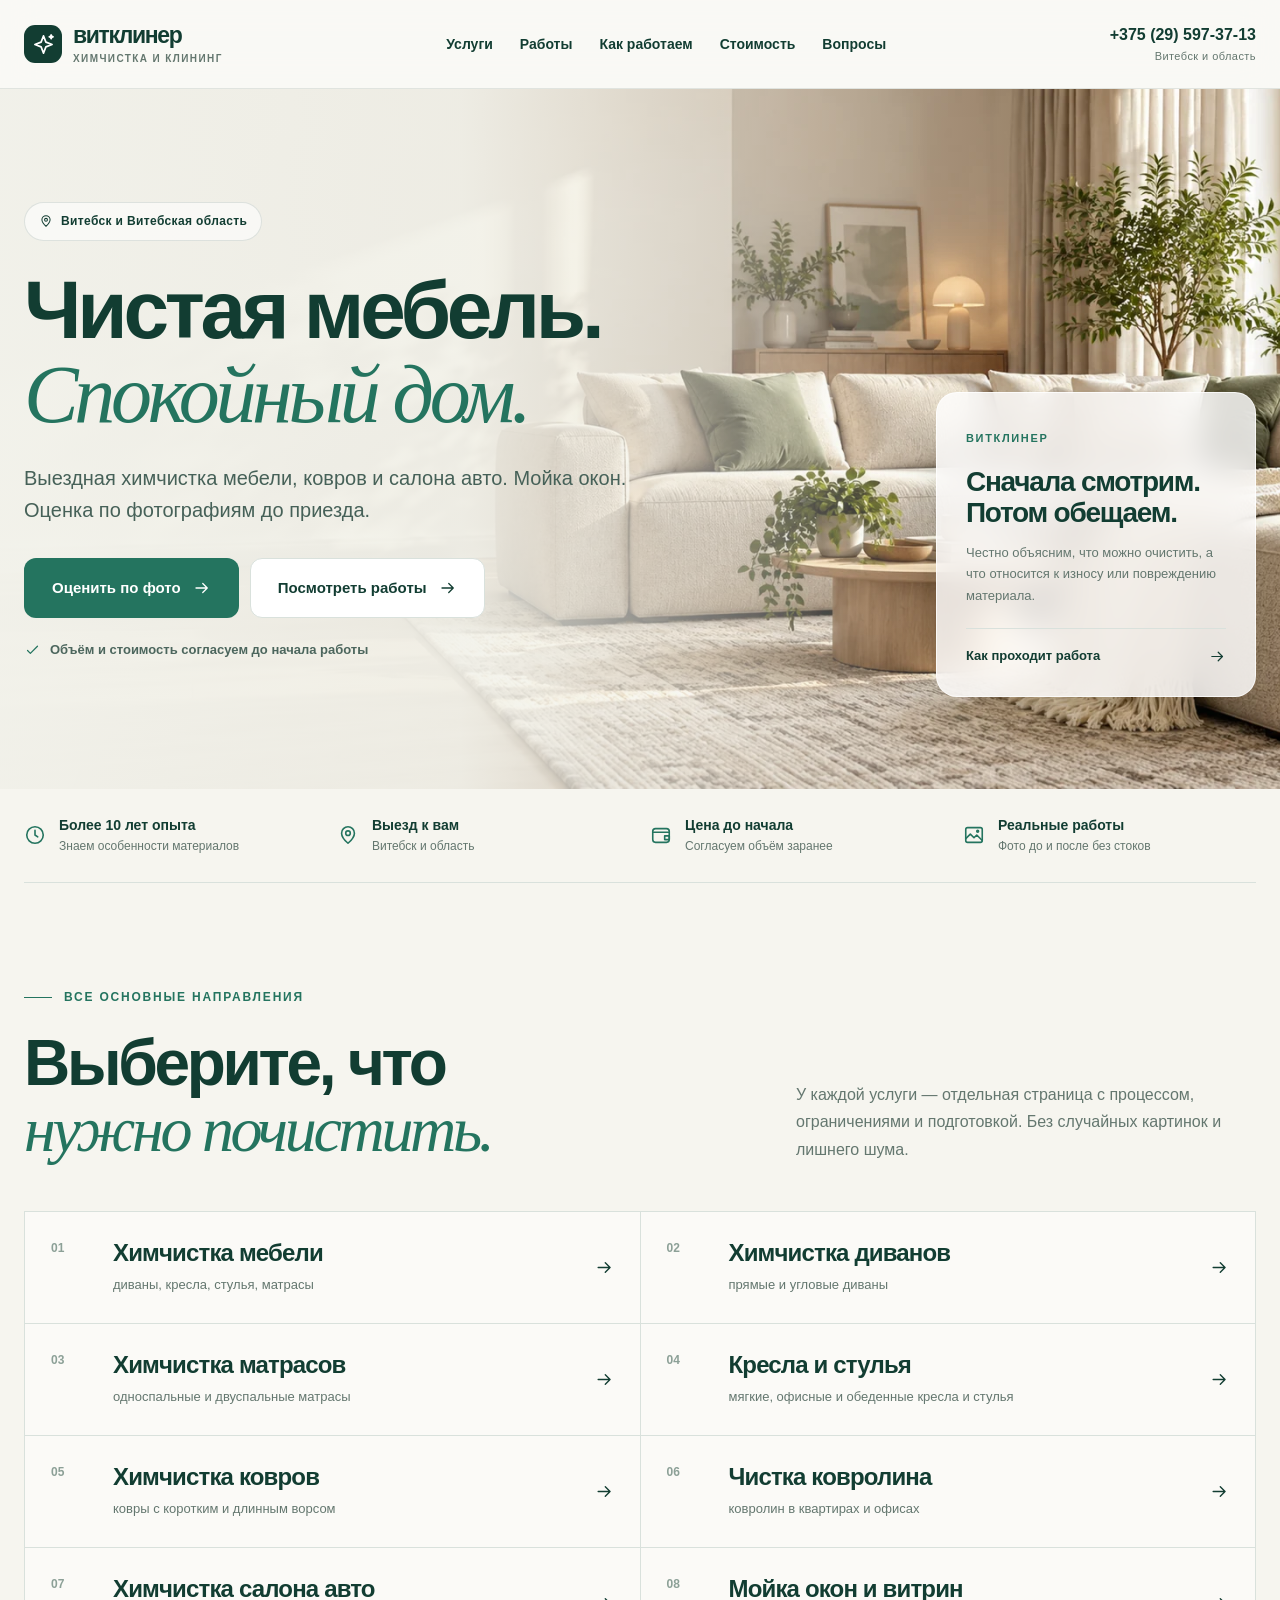
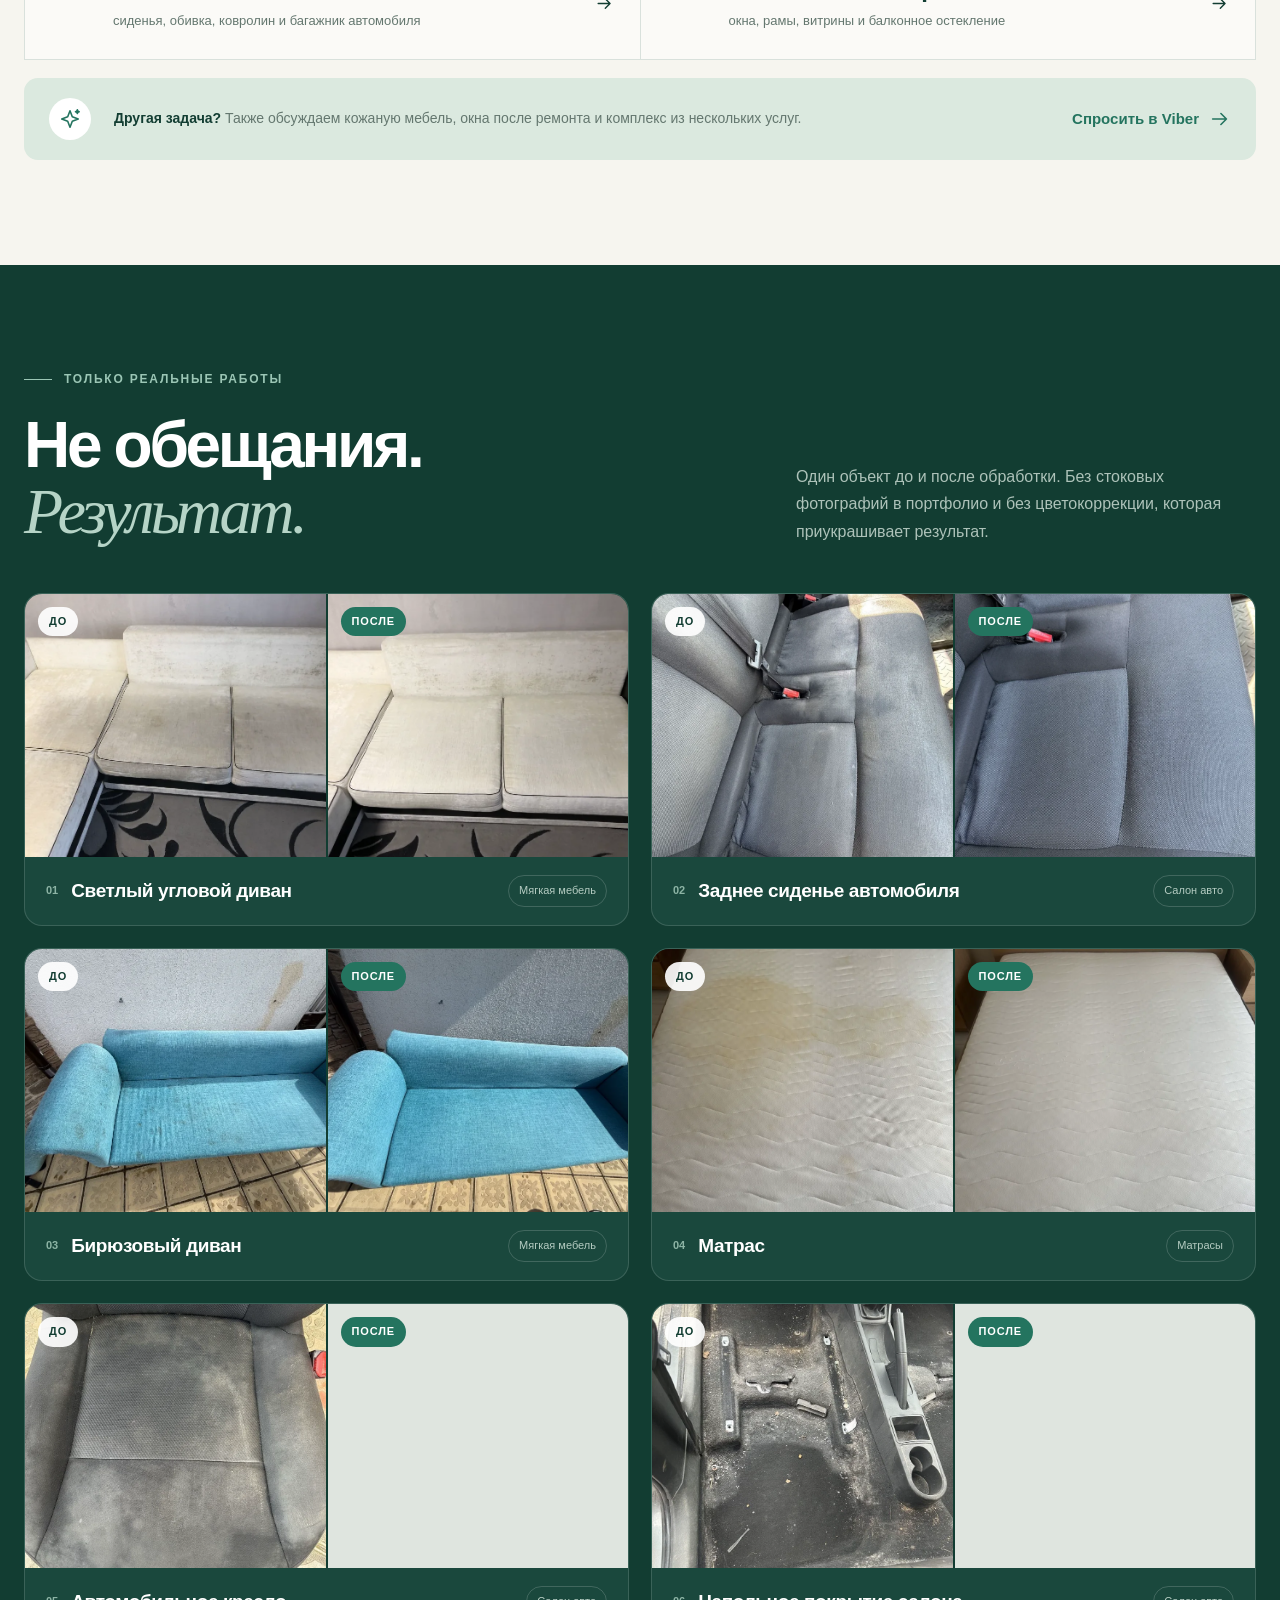
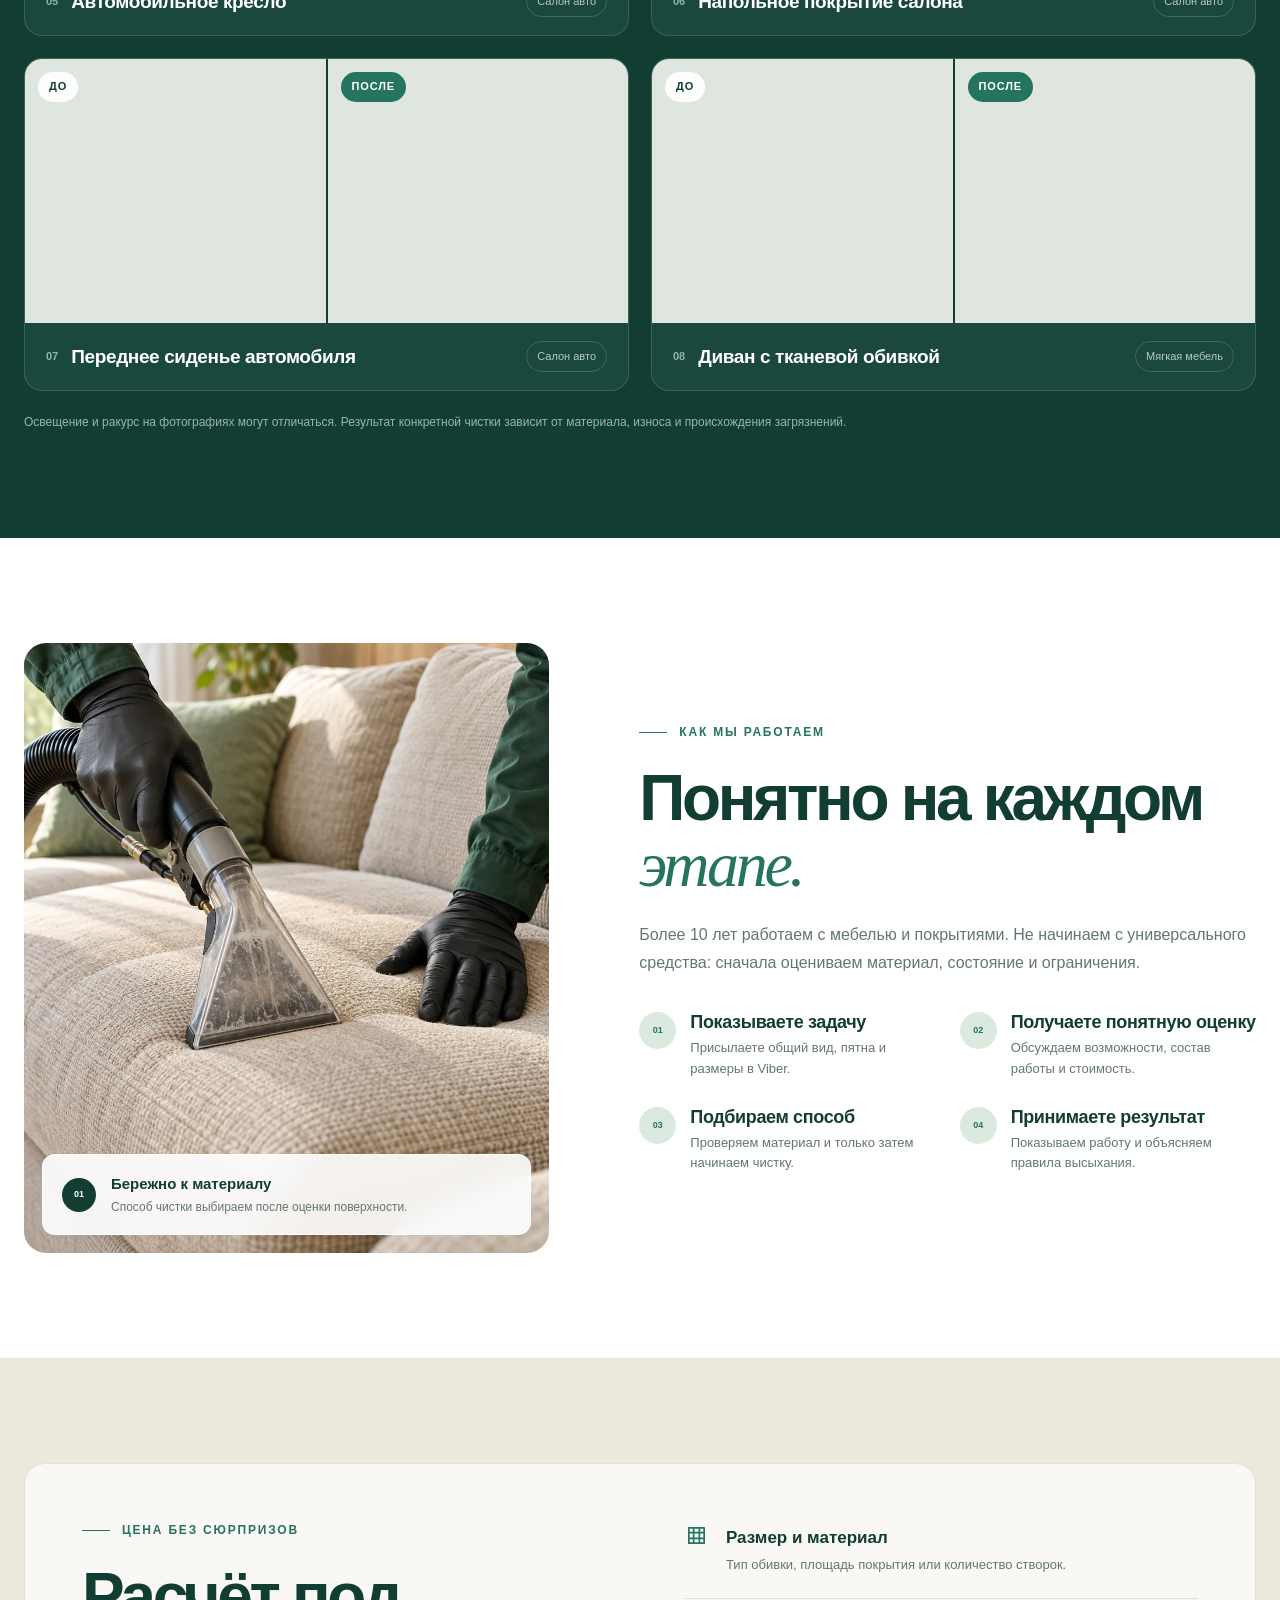
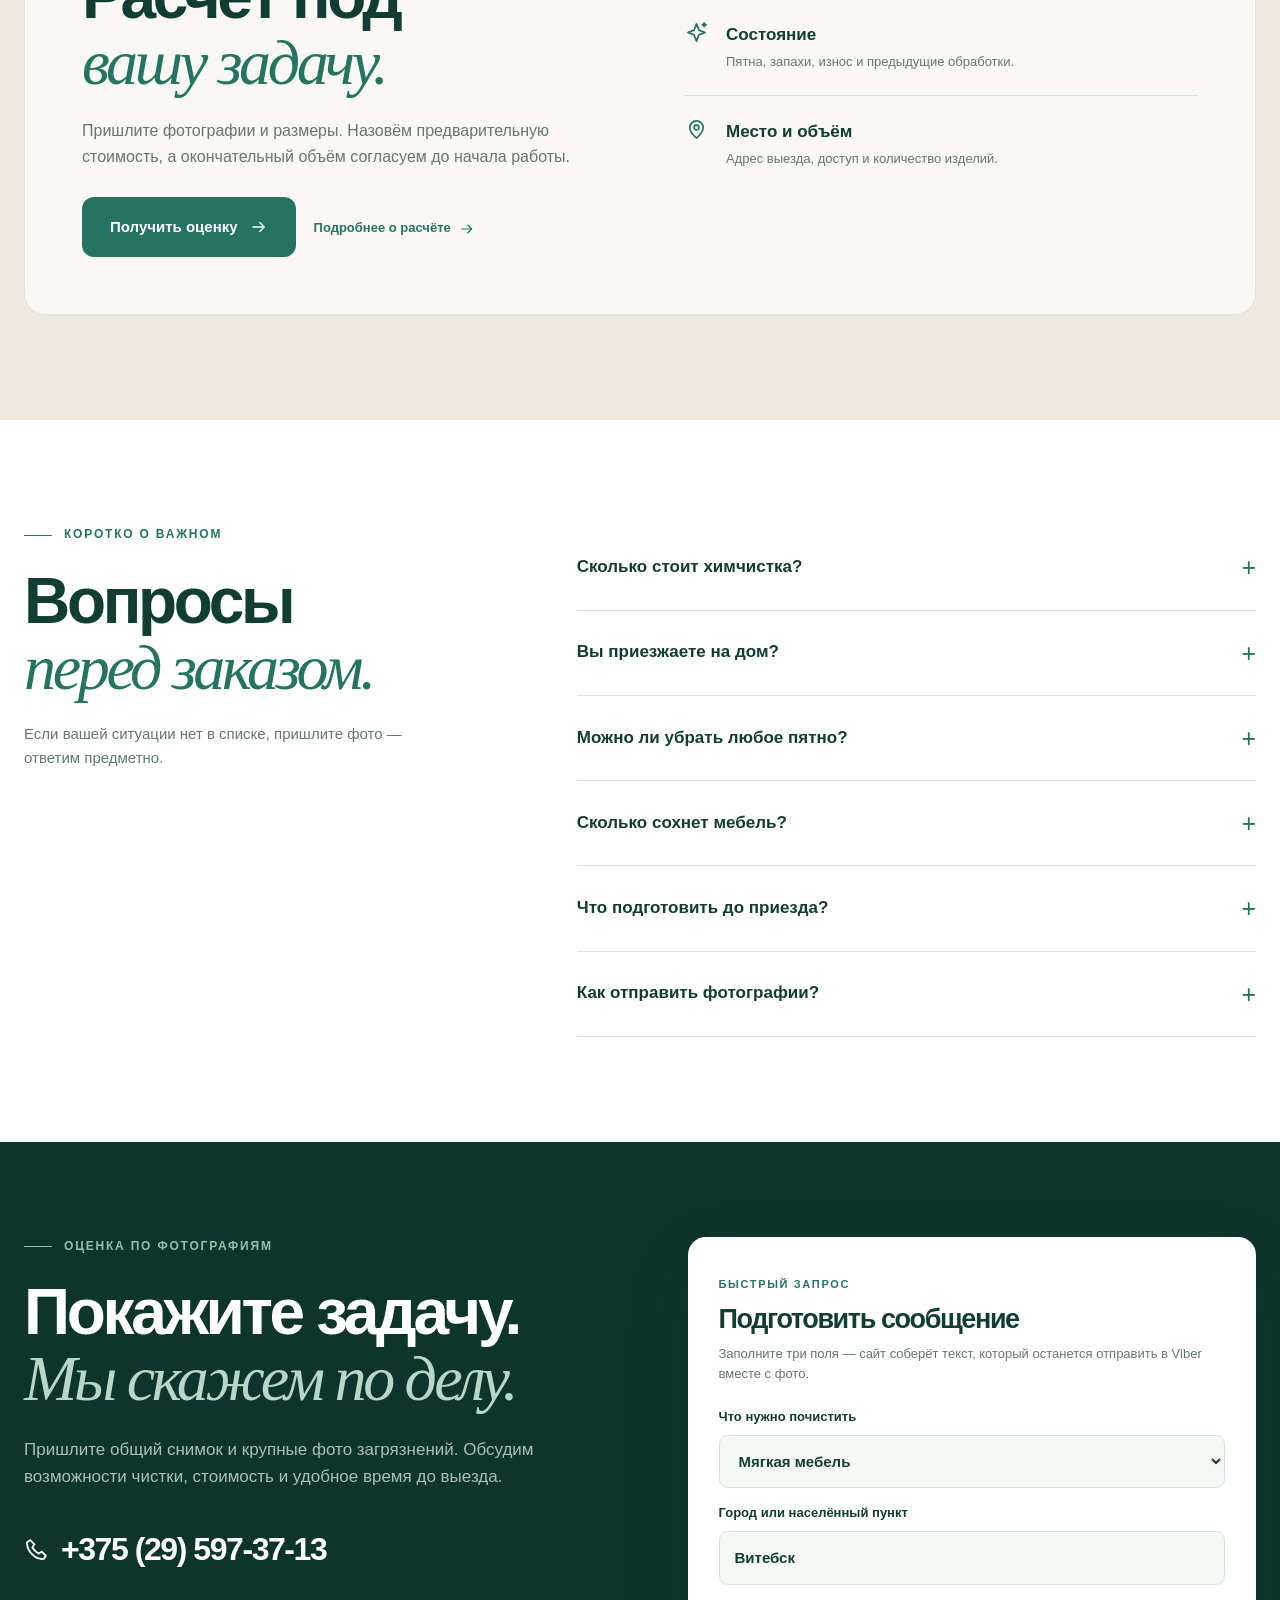
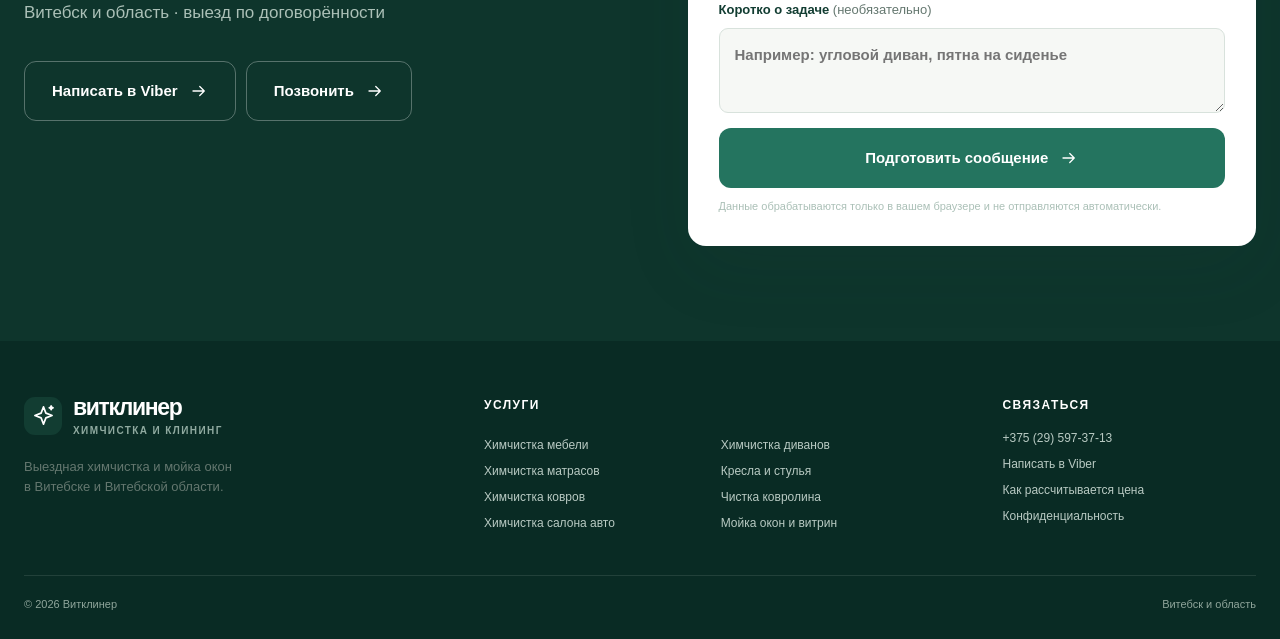
<file: index.html>
<!doctype html><html lang="ru"><head><meta charset="utf-8"><meta name="viewport" content="width=device-width,initial-scale=1"><title>Химчистка мебели в Витебске на дому — Витклинер</title><meta name="description" content="Химчистка диванов, кресел, матрасов, ковров и салона авто в Витебске и области. Мойка окон, выезд, оценка по фото и реальные работы до и после."><meta name="robots" content="index,follow,max-image-preview:large,max-snippet:-1,max-video-preview:-1"><meta name="theme-color" content="#123d32"><meta name="color-scheme" content="light"><meta name="geo.region" content="BY-VI"><meta name="geo.placename" content="Витебск"><link rel="canonical" href="https://www.vitcleaner.by/"><meta property="og:type" content="website"><meta property="og:locale" content="ru_RU"><meta property="og:site_name" content="Витклинер"><meta property="og:title" content="Химчистка мебели в Витебске на дому — Витклинер"><meta property="og:description" content="Химчистка диванов, кресел, матрасов, ковров и салона авто в Витебске и области. Мойка окон, выезд, оценка по фото и реальные работы до и после."><meta property="og:url" content="https://www.vitcleaner.by/"><meta property="og:image" content="https://www.vitcleaner.by/assets/og-cover.jpg"><meta property="og:image:width" content="1200"><meta property="og:image:height" content="630"><meta property="og:image:alt" content="Витклинер — химчистка и клининг в Витебске"><meta name="twitter:card" content="summary_large_image"><meta name="twitter:title" content="Химчистка мебели в Витебске на дому — Витклинер"><meta name="twitter:description" content="Химчистка диванов, кресел, матрасов, ковров и салона авто в Витебске и области. Мойка окон, выезд, оценка по фото и реальные работы до и после."><meta name="twitter:image" content="https://www.vitcleaner.by/assets/og-cover.jpg"><link rel="icon" href="./assets/logo.svg" type="image/svg+xml"><link rel="apple-touch-icon" href="./assets/apple-touch-icon.png"><link rel="preload" as="image" href="assets/hero.webp" fetchpriority="high"><link rel="stylesheet" href="./assets/site.css?v=20261021c"><script src="./assets/site.js" defer></script><script type="application/ld+json">{"@context": "https://schema.org", "@graph": [{"@type": "LocalBusiness", "@id": "https://www.vitcleaner.by/#company", "name": "Витклинер", "alternateName": "VITCLEANER", "url": "https://www.vitcleaner.by/", "telephone": "+375295973713", "logo": "https://www.vitcleaner.by/assets/logo.svg", "image": "https://www.vitcleaner.by/assets/og-cover.jpg", "priceRange": "₽₽", "areaServed": [{"@type": "City", "name": "Витебск"}, {"@type": "AdministrativeArea", "name": "Витебская область"}], "contactPoint": {"@type": "ContactPoint", "telephone": "+375295973713", "contactType": "customer service", "availableLanguage": "ru", "areaServed": "BY"}, "hasOfferCatalog": {"@type": "OfferCatalog", "name": "Услуги Витклинер", "itemListElement": [{"@type": "Offer", "itemOffered": {"@type": "Service", "name": "Химчистка мебели", "url": "https://www.vitcleaner.by/himchistka-mebeli/"}}, {"@type": "Offer", "itemOffered": {"@type": "Service", "name": "Химчистка диванов", "url": "https://www.vitcleaner.by/himchistka-divanov/"}}, {"@type": "Offer", "itemOffered": {"@type": "Service", "name": "Химчистка матрасов", "url": "https://www.vitcleaner.by/himchistka-matrasov/"}}, {"@type": "Offer", "itemOffered": {"@type": "Service", "name": "Кресла и стулья", "url": "https://www.vitcleaner.by/himchistka-kresel-stulev/"}}, {"@type": "Offer", "itemOffered": {"@type": "Service", "name": "Кожаная мебель", "url": "https://www.vitcleaner.by/himchistka-kozhanoy-mebeli/"}}, {"@type": "Offer", "itemOffered": {"@type": "Service", "name": "Химчистка ковров", "url": "https://www.vitcleaner.by/himchistka-kovrov/"}}, {"@type": "Offer", "itemOffered": {"@type": "Service", "name": "Чистка ковролина", "url": "https://www.vitcleaner.by/chistka-kovrolina/"}}, {"@type": "Offer", "itemOffered": {"@type": "Service", "name": "Химчистка салона авто", "url": "https://www.vitcleaner.by/himchistka-avto/"}}, {"@type": "Offer", "itemOffered": {"@type": "Service", "name": "Мойка окон и витрин", "url": "https://www.vitcleaner.by/moika-okon/"}}, {"@type": "Offer", "itemOffered": {"@type": "Service", "name": "Окна после ремонта", "url": "https://www.vitcleaner.by/moika-okon-posle-remonta/"}}]}}, {"@type": "WebSite", "@id": "https://www.vitcleaner.by/#website", "url": "https://www.vitcleaner.by/", "name": "Витклинер", "inLanguage": "ru", "publisher": {"@id": "https://www.vitcleaner.by/#company"}}, {"@type": "WebPage", "@id": "https://www.vitcleaner.by/#page", "url": "https://www.vitcleaner.by/", "name": "Химчистка мебели в Витебске на дому — Витклинер", "description": "Химчистка диванов, кресел, матрасов, ковров и салона авто в Витебске и области. Мойка окон, выезд, оценка по фото и реальные работы до и после.", "inLanguage": "ru", "isPartOf": {"@id": "https://www.vitcleaner.by/#website"}, "about": {"@id": "https://www.vitcleaner.by/#company"}, "dateModified": "2026-10-21"}, {"@type": "FAQPage", "mainEntity": [{"@type": "Question", "name": "Сколько стоит химчистка?", "acceptedAnswer": {"@type": "Answer", "text": "Стоимость зависит от размера, материала и загрязнений. Пришлите в Viber общий снимок и фото пятен: обсудим объём и предварительную цену. Итоговую стоимость согласуем до начала работы."}}, {"@type": "Question", "name": "Вы приезжаете на дом?", "acceptedAnswer": {"@type": "Answer", "text": "Да, выезжаем по Витебску и Витебской области. Условия выезда за город, доступ к воде и электричеству уточняем при записи."}}, {"@type": "Question", "name": "Можно ли убрать любое пятно?", "acceptedAnswer": {"@type": "Answer", "text": "Не всегда. Результат зависит от происхождения и давности пятна, материала и предыдущих обработок. Выгорание, износ и повреждение красителя чистка не исправляет."}}, {"@type": "Question", "name": "Сколько сохнет мебель?", "acceptedAnswer": {"@type": "Answer", "text": "Время зависит от ткани, наполнителя, объёма влажной обработки, температуры и вентиляции. Ориентир мастер сообщит после оценки. Пользоваться мебелью стоит после полного высыхания."}}, {"@type": "Question", "name": "Что подготовить до приезда?", "acceptedAnswer": {"@type": "Answer", "text": "Освободите доступ к мебели или покрытию, уберите личные и хрупкие вещи. Для мойки окон освободите подоконники. Остальные детали уточним при записи."}}, {"@type": "Question", "name": "Как отправить фотографии?", "acceptedAnswer": {"@type": "Answer", "text": "Откройте Viber по ссылке на сайте или позвоните по номеру +375 (29) 597-37-13. В сообщении приложите общий вид, проблемные участки и коротко опишите задачу."}}]}]}</script><!-- Yandex.Metrika counter -->
<script type="text/javascript">
    (function(m,e,t,r,i,k,a){
        m[i]=m[i]||function(){(m[i].a=m[i].a||[]).push(arguments)};
        m[i].l=1*new Date();
        for (var j = 0; j < document.scripts.length; j++) {if (document.scripts[j].src === r) { return; }}
        k=e.createElement(t),a=e.getElementsByTagName(t)[0],k.async=1,k.src=r,a.parentNode.insertBefore(k,a)
    })(window, document,'script','https://mc.yandex.ru/metrika/tag.js?id=113723408', 'ym');

    ym(113723408, 'init', {ssr:true, webvisor:true, clickmap:true, ecommerce:"dataLayer", referrer: document.referrer, url: location.href, accurateTrackBounce:true, trackLinks:true});
</script>
<!-- /Yandex.Metrika counter --></head><body><!-- Yandex.Metrika counter -->
<noscript><div><img src="https://mc.yandex.ru/watch/113723408" style="position:absolute; left:-9999px;" alt="" /></div></noscript>
<!-- /Yandex.Metrika counter --><a class="skip" href="#main">Перейти к содержанию</a><header class="header"><div class="wrap header-inner"><a class="logo" href="./" aria-label="Витклинер — главная"><span class="logo-mark"><svg viewBox="0 0 24 24" aria-hidden="true"><path d="m12 3 2.5 6.5L21 12l-6.5 2.5L12 21l-2.5-6.5L3 12l6.5-2.5L12 3Z"/><path d="m20 2 .6 1.4L22 4l-1.4.6L20 6l-.6-1.4L18 4l1.4-.6Z"/></svg></span><span>витклинер<small>ХИМЧИСТКА И КЛИНИНГ</small></span></a><nav class="nav" aria-label="Основное меню"><a href="./#directions">Услуги</a><a href="./#portfolio">Работы</a><a href="./#process">Как работаем</a><a href="./#prices">Стоимость</a><a href="./#faq">Вопросы</a></nav><a class="header-phone" href="tel:+375295973713"><span>+375 (29) 597-37-13</span><small>Витебск и область</small></a><button class="menu-toggle" type="button" aria-label="Открыть меню" aria-expanded="false" aria-controls="mobile-nav"><svg viewBox="0 0 24 24" aria-hidden="true"><path d="M4 7h16M4 12h16M4 17h16"/></svg></button></div><nav class="mobile-nav" id="mobile-nav" aria-label="Мобильное меню" hidden><a href="./#directions">Услуги</a><a href="./#portfolio">Работы</a><a href="./#process">Как работаем</a><a href="./#prices">Стоимость</a><a href="./#faq">Вопросы</a><a href="https://viber.click/375295973713" rel="noopener">Написать в Viber</a></nav></header><main id="main"><section class="hero"><img class="hero-img" src="assets/hero.webp" alt="Светлая гостиная с чистым тканевым диваном" width="1774" height="887" fetchpriority="high"><div class="hero-shade"></div><div class="wrap hero-layout"><div class="hero-content"><span class="location-pill"><svg viewBox="0 0 24 24" aria-hidden="true"><path d="M19 10c0 5-7 11-7 11S5 15 5 10a7 7 0 1 1 14 0Z"/><circle cx="12" cy="10" r="2.5"/></svg>Витебск и Витебская область</span><h1>Чистая мебель.<br><em>Спокойный дом.</em></h1><p class="hero-lead">Выездная химчистка мебели, ковров и салона авто. Мойка окон. Оценка по фотографиям до приезда.</p><div class="hero-actions"><a class="btn btn-primary" href="#contact" >Оценить по фото<svg viewBox="0 0 24 24" aria-hidden="true"><path d="M4 12h15m-6-6 6 6-6 6"/></svg></a><a class="btn btn-light" href="#portfolio" >Посмотреть работы<svg viewBox="0 0 24 24" aria-hidden="true"><path d="M4 12h15m-6-6 6 6-6 6"/></svg></a></div><p class="hero-note"><svg viewBox="0 0 24 24" aria-hidden="true"><path d="m5 12 4 4 10-10"/></svg>Объём и стоимость согласуем до начала работы</p></div><aside class="hero-card"><span>Витклинер</span><strong>Сначала смотрим.<br>Потом обещаем.</strong><p>Честно объясним, что можно очистить, а что относится к износу или повреждению материала.</p><a href="#process">Как проходит работа<svg viewBox="0 0 24 24" aria-hidden="true"><path d="M4 12h15m-6-6 6 6-6 6"/></svg></a></aside></div></section><div class="wrap"><div class="trust-strip"><div class="trust-item"><svg viewBox="0 0 24 24" aria-hidden="true"><circle cx="12" cy="12" r="9"/><path d="M12 7v5l3 2"/></svg><div><strong>Более 10 лет опыта</strong><span>Знаем особенности материалов</span></div></div><div class="trust-item"><svg viewBox="0 0 24 24" aria-hidden="true"><path d="M19 10c0 5-7 11-7 11S5 15 5 10a7 7 0 1 1 14 0Z"/><circle cx="12" cy="10" r="2.5"/></svg><div><strong>Выезд к вам</strong><span>Витебск и область</span></div></div><div class="trust-item"><svg viewBox="0 0 24 24" aria-hidden="true"><rect x="3" y="5" width="18" height="15" rx="3"/><path d="M3 9h18m-5 4h5v4h-5Z"/></svg><div><strong>Цена до начала</strong><span>Согласуем объём заранее</span></div></div><div class="trust-item"><svg viewBox="0 0 24 24" aria-hidden="true"><rect x="3" y="4" width="18" height="16" rx="2"/><path d="m3 16 5-5 4 4 3-3 6 6"/><circle cx="16" cy="8" r="1"/></svg><div><strong>Реальные работы</strong><span>Фото до и после без стоков</span></div></div></div></div><section id="directions" class="section directions-section"><div class="wrap"><div class="section-head"><div><span class="eyebrow">Все основные направления</span><h2>Выберите, что<br><em>нужно почистить.</em></h2></div><p>У каждой услуги — отдельная страница с процессом, ограничениями и подготовкой. Без случайных картинок и лишнего шума.</p></div><div class="directions-grid"><a class="direction-row" href="himchistka-mebeli/"><span class="direction-num">01</span><span><strong>Химчистка мебели</strong><small>диваны, кресла, стулья, матрасы</small></span><svg viewBox="0 0 24 24" aria-hidden="true"><path d="M4 12h15m-6-6 6 6-6 6"/></svg></a><a class="direction-row" href="himchistka-divanov/"><span class="direction-num">02</span><span><strong>Химчистка диванов</strong><small>прямые и угловые диваны</small></span><svg viewBox="0 0 24 24" aria-hidden="true"><path d="M4 12h15m-6-6 6 6-6 6"/></svg></a><a class="direction-row" href="himchistka-matrasov/"><span class="direction-num">03</span><span><strong>Химчистка матрасов</strong><small>односпальные и двуспальные матрасы</small></span><svg viewBox="0 0 24 24" aria-hidden="true"><path d="M4 12h15m-6-6 6 6-6 6"/></svg></a><a class="direction-row" href="himchistka-kresel-stulev/"><span class="direction-num">04</span><span><strong>Кресла и стулья</strong><small>мягкие, офисные и обеденные кресла и стулья</small></span><svg viewBox="0 0 24 24" aria-hidden="true"><path d="M4 12h15m-6-6 6 6-6 6"/></svg></a><a class="direction-row" href="himchistka-kovrov/"><span class="direction-num">05</span><span><strong>Химчистка ковров</strong><small>ковры с коротким и длинным ворсом</small></span><svg viewBox="0 0 24 24" aria-hidden="true"><path d="M4 12h15m-6-6 6 6-6 6"/></svg></a><a class="direction-row" href="chistka-kovrolina/"><span class="direction-num">06</span><span><strong>Чистка ковролина</strong><small>ковролин в квартирах и офисах</small></span><svg viewBox="0 0 24 24" aria-hidden="true"><path d="M4 12h15m-6-6 6 6-6 6"/></svg></a><a class="direction-row" href="himchistka-avto/"><span class="direction-num">07</span><span><strong>Химчистка салона авто</strong><small>сиденья, обивка, ковролин и багажник автомобиля</small></span><svg viewBox="0 0 24 24" aria-hidden="true"><path d="M4 12h15m-6-6 6 6-6 6"/></svg></a><a class="direction-row" href="moika-okon/"><span class="direction-num">08</span><span><strong>Мойка окон и витрин</strong><small>окна, рамы, витрины и балконное остекление</small></span><svg viewBox="0 0 24 24" aria-hidden="true"><path d="M4 12h15m-6-6 6 6-6 6"/></svg></a></div><div class="directions-note"><span><svg viewBox="0 0 24 24" aria-hidden="true"><path d="m12 3 2.5 6.5L21 12l-6.5 2.5L12 21l-2.5-6.5L3 12l6.5-2.5L12 3Z"/><path d="m20 2 .6 1.4L22 4l-1.4.6L20 6l-.6-1.4L18 4l1.4-.6Z"/></svg></span><p><strong>Другая задача?</strong> Также обсуждаем кожаную мебель, окна после ремонта и комплекс из нескольких услуг.</p><a class="arrow-link" href="#contact">Спросить в Viber<svg viewBox="0 0 24 24" aria-hidden="true"><path d="M4 12h15m-6-6 6 6-6 6"/></svg></a></div></div></section><section id="portfolio" class="section portfolio-section"><div class="wrap"><div class="section-head"><div><span class="eyebrow">Только реальные работы</span><h2>Не обещания.<br><em>Результат.</em></h2></div><p>Один объект до и после обработки. Без стоковых фотографий в портфолио и без цветокоррекции, которая приукрашивает результат.</p></div><div class="work-grid"><article class="work-card"><div class="work-images"><button class="work-image" type="button" data-zoom="assets/work/img_3938.webp" data-alt="Светлый угловой диван — до чистки" aria-label="Увеличить фото: Светлый угловой диван, до чистки"><img src="assets/work/img_3938.webp" alt="Светлый угловой диван — до химчистки" width="828" height="617" loading="lazy" decoding="async"><span class="image-label">До</span></button><button class="work-image" type="button" data-zoom="assets/work/img_3939.webp" data-alt="Светлый угловой диван — после чистки" aria-label="Увеличить фото: Светлый угловой диван, после чистки"><img src="assets/work/img_3939.webp" alt="Светлый угловой диван — после химчистки" width="828" height="617" loading="lazy" decoding="async"><span class="image-label after">После</span></button></div><div class="work-footer"><div><span class="work-index">01</span><h3>Светлый угловой диван</h3></div><span class="work-tag">Мягкая мебель</span></div></article><article class="work-card"><div class="work-images"><button class="work-image" type="button" data-zoom="assets/work/img_3930.webp" data-alt="Заднее сиденье автомобиля — до чистки" aria-label="Увеличить фото: Заднее сиденье автомобиля, до чистки"><img src="assets/work/img_3930.webp" alt="Заднее сиденье автомобиля — до химчистки" width="828" height="1100" loading="lazy" decoding="async"><span class="image-label">До</span></button><button class="work-image" type="button" data-zoom="assets/work/img_3931.webp" data-alt="Заднее сиденье автомобиля — после чистки" aria-label="Увеличить фото: Заднее сиденье автомобиля, после чистки"><img src="assets/work/img_3931.webp" alt="Заднее сиденье автомобиля — после химчистки" width="828" height="1100" loading="lazy" decoding="async"><span class="image-label after">После</span></button></div><div class="work-footer"><div><span class="work-index">02</span><h3>Заднее сиденье автомобиля</h3></div><span class="work-tag">Салон авто</span></div></article><article class="work-card"><div class="work-images"><button class="work-image" type="button" data-zoom="assets/work/img_3934.webp" data-alt="Бирюзовый диван — до чистки" aria-label="Увеличить фото: Бирюзовый диван, до чистки"><img src="assets/work/img_3934.webp" alt="Бирюзовый диван — до химчистки" width="828" height="617" loading="lazy" decoding="async"><span class="image-label">До</span></button><button class="work-image" type="button" data-zoom="assets/work/img_3935.webp" data-alt="Бирюзовый диван — после чистки" aria-label="Увеличить фото: Бирюзовый диван, после чистки"><img src="assets/work/img_3935.webp" alt="Бирюзовый диван — после химчистки" width="828" height="617" loading="lazy" decoding="async"><span class="image-label after">После</span></button></div><div class="work-footer"><div><span class="work-index">03</span><h3>Бирюзовый диван</h3></div><span class="work-tag">Мягкая мебель</span></div></article><article class="work-card"><div class="work-images"><button class="work-image" type="button" data-zoom="assets/work/img_3944.webp" data-alt="Матрас — до чистки" aria-label="Увеличить фото: Матрас, до чистки"><img src="assets/work/img_3944.webp" alt="Матрас — до химчистки" width="828" height="1100" loading="lazy" decoding="async"><span class="image-label">До</span></button><button class="work-image" type="button" data-zoom="assets/work/img_3945.webp" data-alt="Матрас — после чистки" aria-label="Увеличить фото: Матрас, после чистки"><img src="assets/work/img_3945.webp" alt="Матрас — после химчистки" width="828" height="1100" loading="lazy" decoding="async"><span class="image-label after">После</span></button></div><div class="work-footer"><div><span class="work-index">04</span><h3>Матрас</h3></div><span class="work-tag">Матрасы</span></div></article><article class="work-card"><div class="work-images"><button class="work-image" type="button" data-zoom="assets/work/img_3946.webp" data-alt="Автомобильное кресло — до чистки" aria-label="Увеличить фото: Автомобильное кресло, до чистки"><img src="assets/work/img_3946.webp" alt="Автомобильное кресло — до химчистки" width="828" height="1100" loading="lazy" decoding="async"><span class="image-label">До</span></button><button class="work-image" type="button" data-zoom="assets/work/img_3947.webp" data-alt="Автомобильное кресло — после чистки" aria-label="Увеличить фото: Автомобильное кресло, после чистки"><img src="assets/work/img_3947.webp" alt="Автомобильное кресло — после химчистки" width="828" height="1100" loading="lazy" decoding="async"><span class="image-label after">После</span></button></div><div class="work-footer"><div><span class="work-index">05</span><h3>Автомобильное кресло</h3></div><span class="work-tag">Салон авто</span></div></article><article class="work-card"><div class="work-images"><button class="work-image" type="button" data-zoom="assets/work/img_3948.webp" data-alt="Напольное покрытие салона — до чистки" aria-label="Увеличить фото: Напольное покрытие салона, до чистки"><img src="assets/work/img_3948.webp" alt="Напольное покрытие салона — до химчистки" width="828" height="1100" loading="lazy" decoding="async"><span class="image-label">До</span></button><button class="work-image" type="button" data-zoom="assets/work/img_3949.webp" data-alt="Напольное покрытие салона — после чистки" aria-label="Увеличить фото: Напольное покрытие салона, после чистки"><img src="assets/work/img_3949.webp" alt="Напольное покрытие салона — после химчистки" width="828" height="1100" loading="lazy" decoding="async"><span class="image-label after">После</span></button></div><div class="work-footer"><div><span class="work-index">06</span><h3>Напольное покрытие салона</h3></div><span class="work-tag">Салон авто</span></div></article><article class="work-card"><div class="work-images"><button class="work-image" type="button" data-zoom="assets/work/img_3942.webp" data-alt="Переднее сиденье автомобиля — до чистки" aria-label="Увеличить фото: Переднее сиденье автомобиля, до чистки"><img src="assets/work/img_3942.webp" alt="Переднее сиденье автомобиля — до химчистки" width="828" height="1100" loading="lazy" decoding="async"><span class="image-label">До</span></button><button class="work-image" type="button" data-zoom="assets/work/img_3943.webp" data-alt="Переднее сиденье автомобиля — после чистки" aria-label="Увеличить фото: Переднее сиденье автомобиля, после чистки"><img src="assets/work/img_3943.webp" alt="Переднее сиденье автомобиля — после химчистки" width="828" height="1100" loading="lazy" decoding="async"><span class="image-label after">После</span></button></div><div class="work-footer"><div><span class="work-index">07</span><h3>Переднее сиденье автомобиля</h3></div><span class="work-tag">Салон авто</span></div></article><article class="work-card"><div class="work-images"><button class="work-image" type="button" data-zoom="assets/work/img_3928.webp" data-alt="Диван с тканевой обивкой — до чистки" aria-label="Увеличить фото: Диван с тканевой обивкой, до чистки"><img src="assets/work/img_3928.webp" alt="Диван с тканевой обивкой — до химчистки" width="828" height="617" loading="lazy" decoding="async"><span class="image-label">До</span></button><button class="work-image" type="button" data-zoom="assets/work/img_3929.webp" data-alt="Диван с тканевой обивкой — после чистки" aria-label="Увеличить фото: Диван с тканевой обивкой, после чистки"><img src="assets/work/img_3929.webp" alt="Диван с тканевой обивкой — после химчистки" width="828" height="617" loading="lazy" decoding="async"><span class="image-label after">После</span></button></div><div class="work-footer"><div><span class="work-index">08</span><h3>Диван с тканевой обивкой</h3></div><span class="work-tag">Мягкая мебель</span></div></article></div><p class="gallery-footnote">Освещение и ракурс на фотографиях могут отличаться. Результат конкретной чистки зависит от материала, износа и происхождения загрязнений.</p></div></section><dialog class="image-dialog" id="image-dialog" aria-label="Увеличенная фотография"><button class="dialog-close" type="button" aria-label="Закрыть фотографию">×</button><img id="dialog-image" alt=""><p class="dialog-caption" id="dialog-caption"></p></dialog><section id="process" class="section section-white"><div class="wrap process-layout"><div class="process-photo"><img src="assets/process.webp" alt="Экстракторная чистка тканевой обивки" width="1024" height="1536" loading="lazy" decoding="async"><div class="photo-caption"><span>01</span><div><strong>Бережно к материалу</strong><p>Способ чистки выбираем после оценки поверхности.</p></div></div></div><div class="process-copy"><span class="eyebrow">Как мы работаем</span><h2>Понятно на каждом<br><em>этапе.</em></h2><p>Более 10 лет работаем с мебелью и покрытиями. Не начинаем с универсального средства: сначала оцениваем материал, состояние и ограничения.</p><div class="steps"><div class="step"><span class="step-num">01</span><div><h3>Показываете задачу</h3><p>Присылаете общий вид, пятна и размеры в Viber.</p></div></div><div class="step"><span class="step-num">02</span><div><h3>Получаете понятную оценку</h3><p>Обсуждаем возможности, состав работы и стоимость.</p></div></div><div class="step"><span class="step-num">03</span><div><h3>Подбираем способ</h3><p>Проверяем материал и только затем начинаем чистку.</p></div></div><div class="step"><span class="step-num">04</span><div><h3>Принимаете результат</h3><p>Показываем работу и объясняем правила высыхания.</p></div></div></div></div></div></section><section id="prices" class="section price-section"><div class="wrap"><div class="price-panel"><div><span class="eyebrow">Цена без сюрпризов</span><h2>Расчёт под<br><em>вашу задачу.</em></h2><p>Пришлите фотографии и размеры. Назовём предварительную стоимость, а окончательный объём согласуем до начала работы.</p><a class="btn btn-primary" href="#contact" >Получить оценку<svg viewBox="0 0 24 24" aria-hidden="true"><path d="M4 12h15m-6-6 6 6-6 6"/></svg></a><a class="price-more" href="stoimost/">Подробнее о расчёте<svg viewBox="0 0 24 24" aria-hidden="true"><path d="M4 12h15m-6-6 6 6-6 6"/></svg></a></div><div class="price-list"><div class="price-row"><svg viewBox="0 0 24 24" aria-hidden="true"><path d="M4 4h16v16H4ZM4 9h16M4 15h16M9 4v16M15 4v16"/></svg><div><strong>Размер и материал</strong><p>Тип обивки, площадь покрытия или количество створок.</p></div></div><div class="price-row"><svg viewBox="0 0 24 24" aria-hidden="true"><path d="m12 3 2.5 6.5L21 12l-6.5 2.5L12 21l-2.5-6.5L3 12l6.5-2.5L12 3Z"/><path d="m20 2 .6 1.4L22 4l-1.4.6L20 6l-.6-1.4L18 4l1.4-.6Z"/></svg><div><strong>Состояние</strong><p>Пятна, запахи, износ и предыдущие обработки.</p></div></div><div class="price-row"><svg viewBox="0 0 24 24" aria-hidden="true"><path d="M19 10c0 5-7 11-7 11S5 15 5 10a7 7 0 1 1 14 0Z"/><circle cx="12" cy="10" r="2.5"/></svg><div><strong>Место и объём</strong><p>Адрес выезда, доступ и количество изделий.</p></div></div></div></div></div></section><section id="faq" class="section section-white"><div class="wrap faq-grid"><div class="faq-copy"><span class="eyebrow">Коротко о важном</span><h2>Вопросы<br><em>перед заказом.</em></h2><p>Если вашей ситуации нет в списке, пришлите фото — ответим предметно.</p></div><div class="faq-list"><details><summary>Сколько стоит химчистка?</summary><p>Стоимость зависит от размера, материала и загрязнений. Пришлите в Viber общий снимок и фото пятен: обсудим объём и предварительную цену. Итоговую стоимость согласуем до начала работы.</p></details><details><summary>Вы приезжаете на дом?</summary><p>Да, выезжаем по Витебску и Витебской области. Условия выезда за город, доступ к воде и электричеству уточняем при записи.</p></details><details><summary>Можно ли убрать любое пятно?</summary><p>Не всегда. Результат зависит от происхождения и давности пятна, материала и предыдущих обработок. Выгорание, износ и повреждение красителя чистка не исправляет.</p></details><details><summary>Сколько сохнет мебель?</summary><p>Время зависит от ткани, наполнителя, объёма влажной обработки, температуры и вентиляции. Ориентир мастер сообщит после оценки. Пользоваться мебелью стоит после полного высыхания.</p></details><details><summary>Что подготовить до приезда?</summary><p>Освободите доступ к мебели или покрытию, уберите личные и хрупкие вещи. Для мойки окон освободите подоконники. Остальные детали уточним при записи.</p></details><details><summary>Как отправить фотографии?</summary><p>Откройте Viber по ссылке на сайте или позвоните по номеру +375 (29) 597-37-13. В сообщении приложите общий вид, проблемные участки и коротко опишите задачу.</p></details></div></div></section><section id="contact" class="contact-section"><div class="wrap contact-grid"><div class="contact-copy"><span class="eyebrow">Оценка по фотографиям</span><h2>Покажите задачу.<br><em>Мы скажем по делу.</em></h2><p>Пришлите общий снимок и крупные фото загрязнений. Обсудим возможности чистки, стоимость и удобное время до выезда.</p><a class="contact-phone" href="tel:+375295973713"><svg viewBox="0 0 24 24" aria-hidden="true"><path d="m6 3 4 4-2 3c2 3 3 4 6 6l3-2 4 4-2 3C11 22 2 13 3 5l3-2Z"/></svg>+375 (29) 597-37-13</a><p class="contact-subnote">Витебск и область · выезд по договорённости</p><div class="contact-direct"><a class="btn btn-outline" href="https://viber.click/375295973713" rel="noopener">Написать в Viber<svg viewBox="0 0 24 24" aria-hidden="true"><path d="M4 12h15m-6-6 6 6-6 6"/></svg></a><a class="btn btn-outline" href="tel:+375295973713" >Позвонить<svg viewBox="0 0 24 24" aria-hidden="true"><path d="M4 12h15m-6-6 6 6-6 6"/></svg></a></div></div><div class="contact-form"><span class="form-kicker">Быстрый запрос</span><h3>Подготовить сообщение</h3><p>Заполните три поля — сайт соберёт текст, который останется отправить в Viber вместе с фото.</p><form id="request-form"><label class="field" for="service">Что нужно почистить<select id="service" name="service"><option>Мягкая мебель</option><option>Диваны</option><option>Матрасы</option><option>Кресла и стулья</option><option>Кожаная мебель</option><option>Ковры</option><option>Ковролин</option><option>Салон автомобиля</option><option>Окна и витрины</option><option>Окна после ремонта</option><option>Несколько услуг / другое</option></select></label><label class="field" for="location">Город или населённый пункт<input id="location" name="location" value="Витебск" required maxlength="100" autocomplete="address-level2"></label><label class="field" for="details">Коротко о задаче <span>(необязательно)</span><textarea id="details" name="details" maxlength="1000" placeholder="Например: угловой диван, пятна на сиденье"></textarea></label><button class="btn btn-primary" type="submit">Подготовить сообщение<svg viewBox="0 0 24 24" aria-hidden="true"><path d="M4 12h15m-6-6 6 6-6 6"/></svg></button><p class="form-note">Данные обрабатываются только в вашем браузере и не отправляются автоматически.</p></form><div class="request-result" id="request-result" hidden aria-live="polite"><h4>Сообщение готово</h4><div class="request-preview" id="request-preview"></div><button class="btn copy-btn" id="copy-request" type="button">Скопировать текст</button><a class="btn btn-primary" href="https://viber.click/375295973713" rel="noopener">Открыть Viber<svg viewBox="0 0 24 24" aria-hidden="true"><path d="M4 12h15m-6-6 6 6-6 6"/></svg></a><p id="copy-status">Вставьте текст в чат и приложите фотографии.</p></div><noscript><p class="form-note">Включите JavaScript или сразу позвоните / напишите в Viber.</p></noscript></div></div></section></main><footer class="footer"><div class="wrap footer-grid"><div><a class="logo" href="./" aria-label="Витклинер — главная"><span class="logo-mark"><svg viewBox="0 0 24 24" aria-hidden="true"><path d="m12 3 2.5 6.5L21 12l-6.5 2.5L12 21l-2.5-6.5L3 12l6.5-2.5L12 3Z"/><path d="m20 2 .6 1.4L22 4l-1.4.6L20 6l-.6-1.4L18 4l1.4-.6Z"/></svg></span><span>витклинер<small>ХИМЧИСТКА И КЛИНИНГ</small></span></a><p>Выездная химчистка и мойка окон<br>в Витебске и Витебской области.</p></div><nav class="footer-services" aria-label="Услуги"><strong>Услуги</strong><a href="./himchistka-mebeli/">Химчистка мебели</a><a href="./himchistka-divanov/">Химчистка диванов</a><a href="./himchistka-matrasov/">Химчистка матрасов</a><a href="./himchistka-kresel-stulev/">Кресла и стулья</a><a href="./himchistka-kovrov/">Химчистка ковров</a><a href="./chistka-kovrolina/">Чистка ковролина</a><a href="./himchistka-avto/">Химчистка салона авто</a><a href="./moika-okon/">Мойка окон и витрин</a></nav><div class="footer-contact"><strong>Связаться</strong><a href="tel:+375295973713">+375 (29) 597-37-13</a><a href="https://viber.click/375295973713" rel="noopener">Написать в Viber</a><a href="./stoimost/">Как рассчитывается цена</a><a href="./privacy/">Конфиденциальность</a></div></div><div class="wrap footer-bottom"><span>© 2026 Витклинер</span><span>Витебск и область</span></div></footer><div class="mobile-bar" aria-label="Быстрая связь"><a class="btn btn-light" href="tel:+375295973713"><svg viewBox="0 0 24 24" aria-hidden="true"><path d="m6 3 4 4-2 3c2 3 3 4 6 6l3-2 4 4-2 3C11 22 2 13 3 5l3-2Z"/></svg>Позвонить</a><a class="btn btn-primary" href="./#contact">Оценка по фото<svg viewBox="0 0 24 24" aria-hidden="true"><path d="M4 12h15m-6-6 6 6-6 6"/></svg></a></div></body></html>
</file>
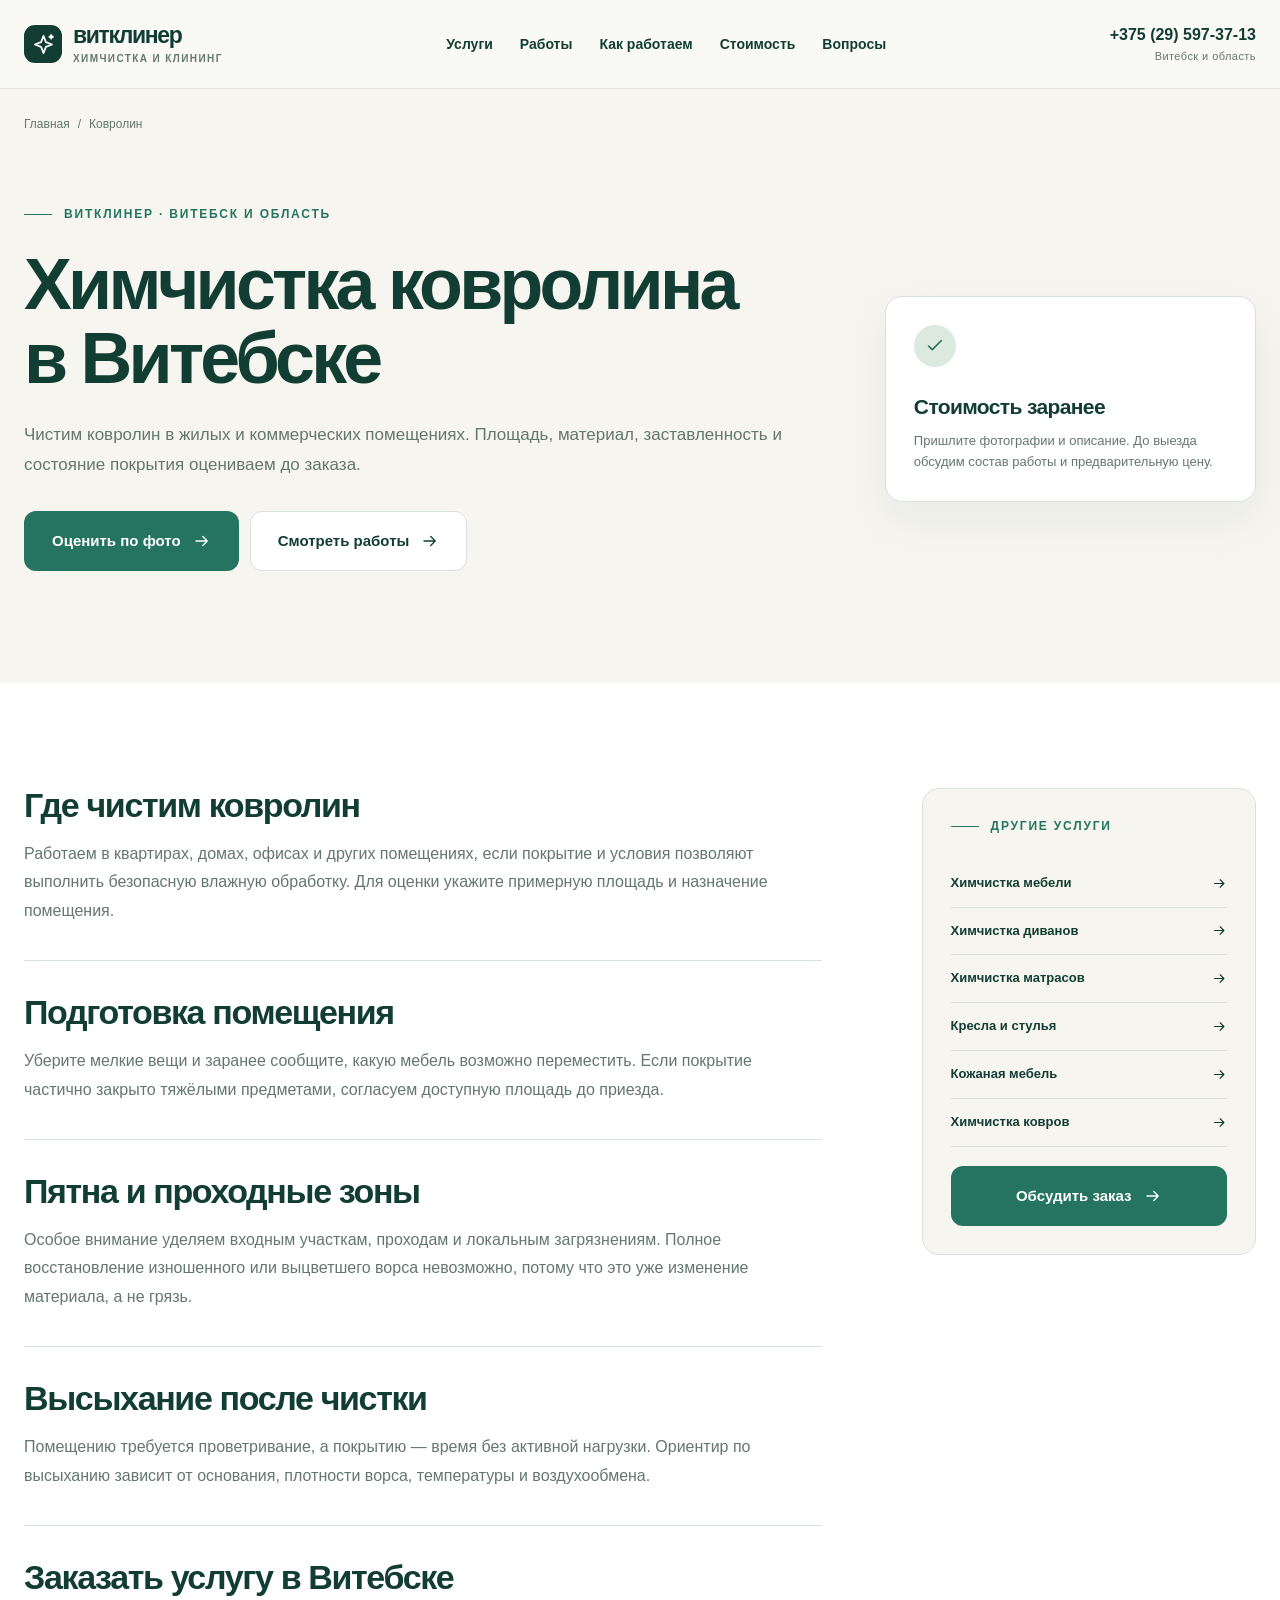
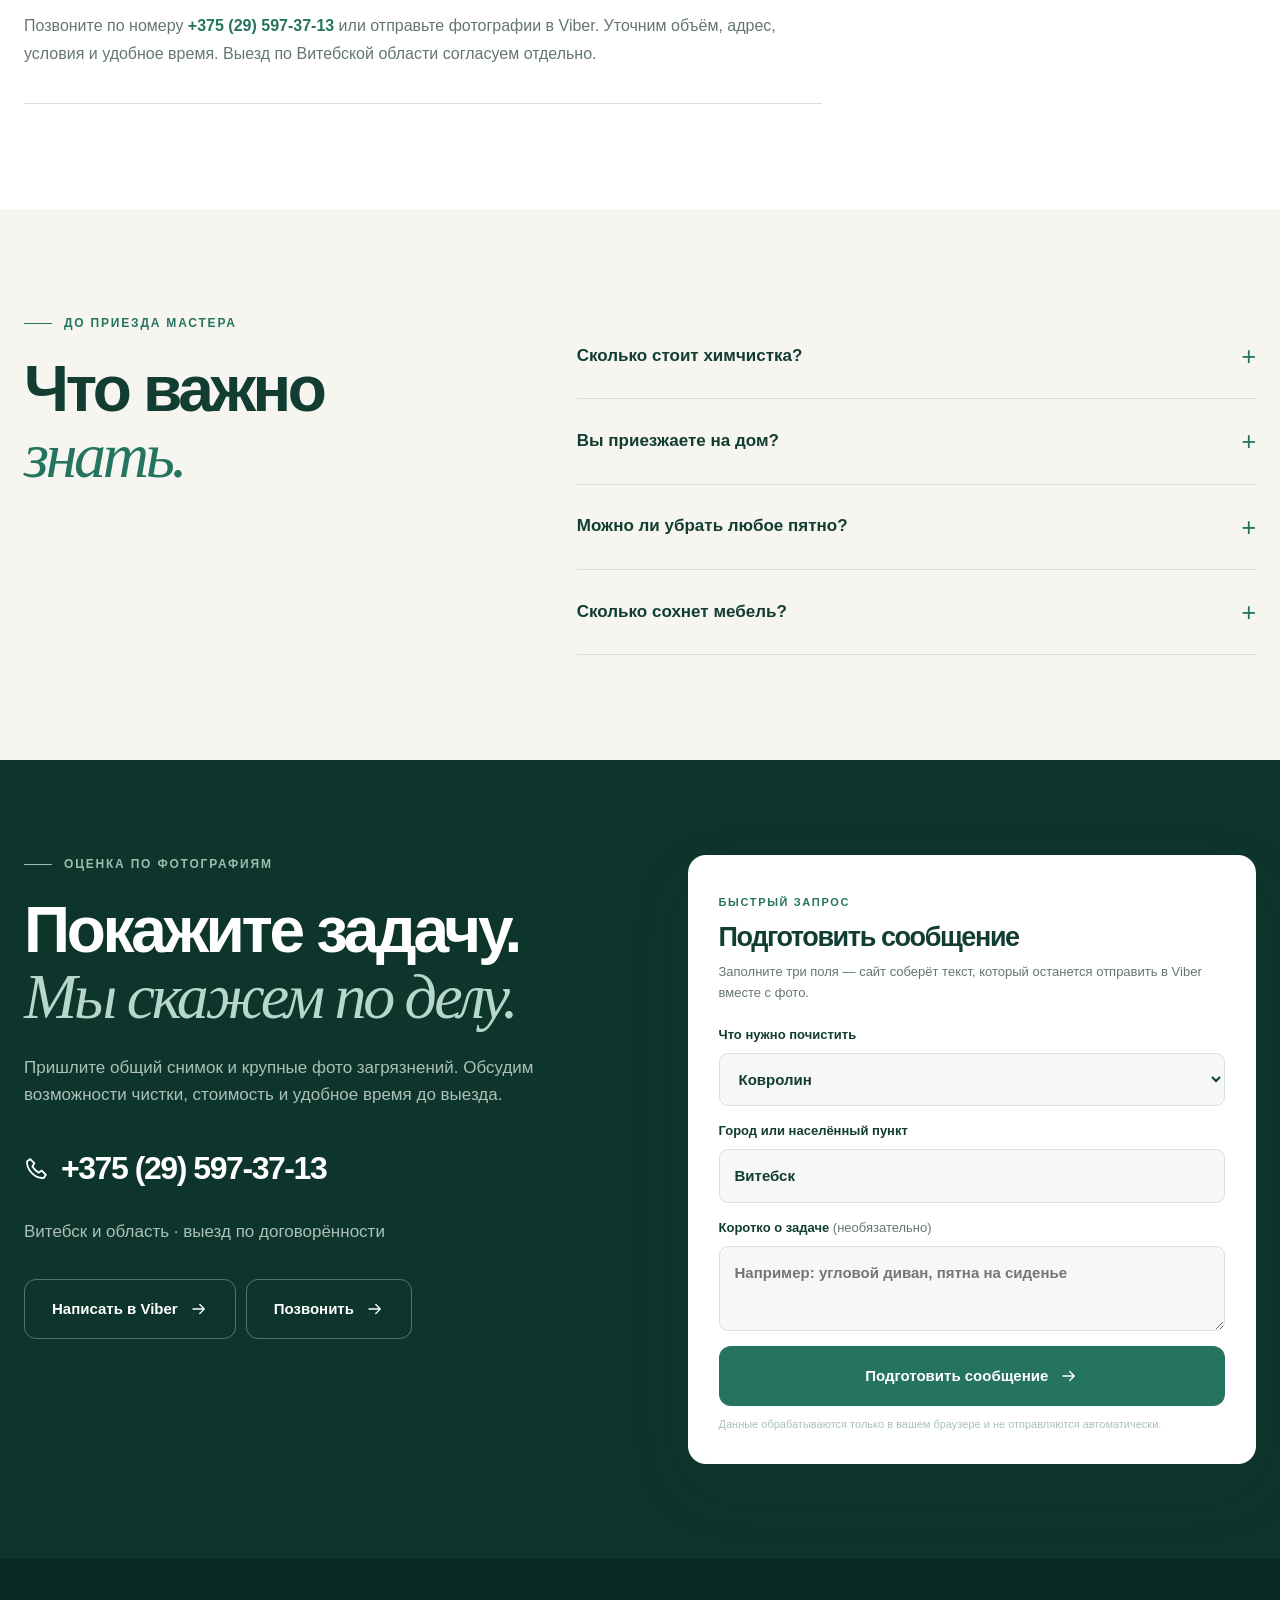
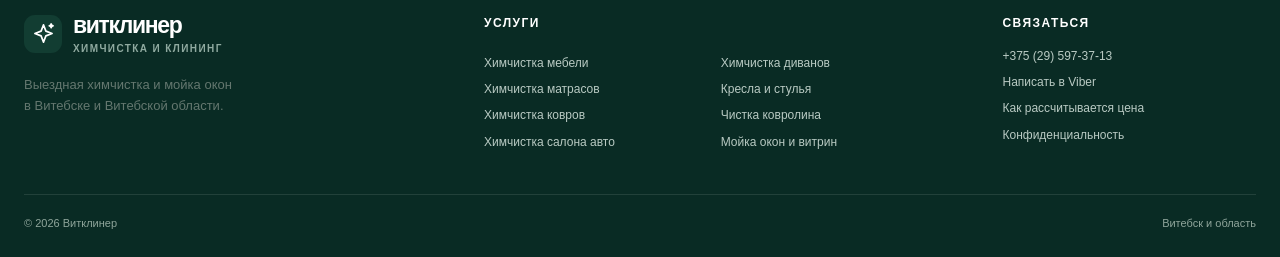
<file: chistka-kovrolina/index.html>
<!doctype html><html lang="ru"><head><meta charset="utf-8"><meta name="viewport" content="width=device-width,initial-scale=1"><title>Химчистка ковролина в Витебске — Витклинер</title><meta name="description" content="Выездная химчистка ковролина в квартирах, офисах и коммерческих помещениях Витебска. Расчёт по площади, материалу и степени загрязнения."><meta name="robots" content="index,follow,max-image-preview:large,max-snippet:-1,max-video-preview:-1"><meta name="theme-color" content="#123d32"><meta name="color-scheme" content="light"><meta name="geo.region" content="BY-VI"><meta name="geo.placename" content="Витебск"><link rel="canonical" href="https://www.vitcleaner.by/chistka-kovrolina/"><meta property="og:type" content="website"><meta property="og:locale" content="ru_RU"><meta property="og:site_name" content="Витклинер"><meta property="og:title" content="Химчистка ковролина в Витебске — Витклинер"><meta property="og:description" content="Выездная химчистка ковролина в квартирах, офисах и коммерческих помещениях Витебска. Расчёт по площади, материалу и степени загрязнения."><meta property="og:url" content="https://www.vitcleaner.by/chistka-kovrolina/"><meta property="og:image" content="https://www.vitcleaner.by/assets/og-cover.jpg"><meta property="og:image:width" content="1200"><meta property="og:image:height" content="630"><meta property="og:image:alt" content="Витклинер — химчистка и клининг в Витебске"><meta name="twitter:card" content="summary_large_image"><meta name="twitter:title" content="Химчистка ковролина в Витебске — Витклинер"><meta name="twitter:description" content="Выездная химчистка ковролина в квартирах, офисах и коммерческих помещениях Витебска. Расчёт по площади, материалу и степени загрязнения."><meta name="twitter:image" content="https://www.vitcleaner.by/assets/og-cover.jpg"><link rel="icon" href="../assets/logo.svg" type="image/svg+xml"><link rel="apple-touch-icon" href="../assets/apple-touch-icon.png"><link rel="stylesheet" href="../assets/site.css?v=20261021c"><script src="../assets/site.js" defer></script><script type="application/ld+json">{"@context": "https://schema.org", "@graph": [{"@type": "LocalBusiness", "@id": "https://www.vitcleaner.by/#company", "name": "Витклинер", "alternateName": "VITCLEANER", "url": "https://www.vitcleaner.by/", "telephone": "+375295973713", "logo": "https://www.vitcleaner.by/assets/logo.svg", "image": "https://www.vitcleaner.by/assets/og-cover.jpg", "priceRange": "₽₽", "areaServed": [{"@type": "City", "name": "Витебск"}, {"@type": "AdministrativeArea", "name": "Витебская область"}], "contactPoint": {"@type": "ContactPoint", "telephone": "+375295973713", "contactType": "customer service", "availableLanguage": "ru", "areaServed": "BY"}, "hasOfferCatalog": {"@type": "OfferCatalog", "name": "Услуги Витклинер", "itemListElement": [{"@type": "Offer", "itemOffered": {"@type": "Service", "name": "Химчистка мебели", "url": "https://www.vitcleaner.by/himchistka-mebeli/"}}, {"@type": "Offer", "itemOffered": {"@type": "Service", "name": "Химчистка диванов", "url": "https://www.vitcleaner.by/himchistka-divanov/"}}, {"@type": "Offer", "itemOffered": {"@type": "Service", "name": "Химчистка матрасов", "url": "https://www.vitcleaner.by/himchistka-matrasov/"}}, {"@type": "Offer", "itemOffered": {"@type": "Service", "name": "Кресла и стулья", "url": "https://www.vitcleaner.by/himchistka-kresel-stulev/"}}, {"@type": "Offer", "itemOffered": {"@type": "Service", "name": "Кожаная мебель", "url": "https://www.vitcleaner.by/himchistka-kozhanoy-mebeli/"}}, {"@type": "Offer", "itemOffered": {"@type": "Service", "name": "Химчистка ковров", "url": "https://www.vitcleaner.by/himchistka-kovrov/"}}, {"@type": "Offer", "itemOffered": {"@type": "Service", "name": "Чистка ковролина", "url": "https://www.vitcleaner.by/chistka-kovrolina/"}}, {"@type": "Offer", "itemOffered": {"@type": "Service", "name": "Химчистка салона авто", "url": "https://www.vitcleaner.by/himchistka-avto/"}}, {"@type": "Offer", "itemOffered": {"@type": "Service", "name": "Мойка окон и витрин", "url": "https://www.vitcleaner.by/moika-okon/"}}, {"@type": "Offer", "itemOffered": {"@type": "Service", "name": "Окна после ремонта", "url": "https://www.vitcleaner.by/moika-okon-posle-remonta/"}}]}}, {"@type": "WebSite", "@id": "https://www.vitcleaner.by/#website", "url": "https://www.vitcleaner.by/", "name": "Витклинер", "inLanguage": "ru", "publisher": {"@id": "https://www.vitcleaner.by/#company"}}, {"@type": "WebPage", "@id": "https://www.vitcleaner.by/chistka-kovrolina/#page", "url": "https://www.vitcleaner.by/chistka-kovrolina/", "name": "Химчистка ковролина в Витебске — Витклинер", "description": "Выездная химчистка ковролина в квартирах, офисах и коммерческих помещениях Витебска. Расчёт по площади, материалу и степени загрязнения.", "inLanguage": "ru", "isPartOf": {"@id": "https://www.vitcleaner.by/#website"}, "about": {"@id": "https://www.vitcleaner.by/#company"}, "dateModified": "2026-10-21"}, {"@type": "BreadcrumbList", "itemListElement": [{"@type": "ListItem", "position": 1, "name": "Главная", "item": "https://www.vitcleaner.by/"}, {"@type": "ListItem", "position": 2, "name": "Химчистка ковролина в Витебске — Витклинер", "item": "https://www.vitcleaner.by/chistka-kovrolina/"}]}, {"@type": "Service", "@id": "https://www.vitcleaner.by/chistka-kovrolina/#service", "name": "Химчистка ковролина в Витебске", "serviceType": "Ковролин", "description": "Выездная химчистка ковролина в квартирах, офисах и коммерческих помещениях Витебска. Расчёт по площади, материалу и степени загрязнения.", "provider": {"@id": "https://www.vitcleaner.by/#company"}, "areaServed": [{"@type": "City", "name": "Витебск"}, {"@type": "AdministrativeArea", "name": "Витебская область"}], "url": "https://www.vitcleaner.by/chistka-kovrolina/"}, {"@type": "FAQPage", "mainEntity": [{"@type": "Question", "name": "Сколько стоит химчистка?", "acceptedAnswer": {"@type": "Answer", "text": "Стоимость зависит от размера, материала и загрязнений. Пришлите в Viber общий снимок и фото пятен: обсудим объём и предварительную цену. Итоговую стоимость согласуем до начала работы."}}, {"@type": "Question", "name": "Вы приезжаете на дом?", "acceptedAnswer": {"@type": "Answer", "text": "Да, выезжаем по Витебску и Витебской области. Условия выезда за город, доступ к воде и электричеству уточняем при записи."}}, {"@type": "Question", "name": "Можно ли убрать любое пятно?", "acceptedAnswer": {"@type": "Answer", "text": "Не всегда. Результат зависит от происхождения и давности пятна, материала и предыдущих обработок. Выгорание, износ и повреждение красителя чистка не исправляет."}}, {"@type": "Question", "name": "Сколько сохнет мебель?", "acceptedAnswer": {"@type": "Answer", "text": "Время зависит от ткани, наполнителя, объёма влажной обработки, температуры и вентиляции. Ориентир мастер сообщит после оценки. Пользоваться мебелью стоит после полного высыхания."}}]}]}</script><!-- Yandex.Metrika counter -->
<script type="text/javascript">
    (function(m,e,t,r,i,k,a){
        m[i]=m[i]||function(){(m[i].a=m[i].a||[]).push(arguments)};
        m[i].l=1*new Date();
        for (var j = 0; j < document.scripts.length; j++) {if (document.scripts[j].src === r) { return; }}
        k=e.createElement(t),a=e.getElementsByTagName(t)[0],k.async=1,k.src=r,a.parentNode.insertBefore(k,a)
    })(window, document,'script','https://mc.yandex.ru/metrika/tag.js?id=113723408', 'ym');

    ym(113723408, 'init', {ssr:true, webvisor:true, clickmap:true, ecommerce:"dataLayer", referrer: document.referrer, url: location.href, accurateTrackBounce:true, trackLinks:true});
</script>
<!-- /Yandex.Metrika counter --></head><body><!-- Yandex.Metrika counter -->
<noscript><div><img src="https://mc.yandex.ru/watch/113723408" style="position:absolute; left:-9999px;" alt="" /></div></noscript>
<!-- /Yandex.Metrika counter --><a class="skip" href="#main">Перейти к содержанию</a><header class="header"><div class="wrap header-inner"><a class="logo" href="../" aria-label="Витклинер — главная"><span class="logo-mark"><svg viewBox="0 0 24 24" aria-hidden="true"><path d="m12 3 2.5 6.5L21 12l-6.5 2.5L12 21l-2.5-6.5L3 12l6.5-2.5L12 3Z"/><path d="m20 2 .6 1.4L22 4l-1.4.6L20 6l-.6-1.4L18 4l1.4-.6Z"/></svg></span><span>витклинер<small>ХИМЧИСТКА И КЛИНИНГ</small></span></a><nav class="nav" aria-label="Основное меню"><a href="../#directions">Услуги</a><a href="../#portfolio">Работы</a><a href="../#process">Как работаем</a><a href="../#prices">Стоимость</a><a href="../#faq">Вопросы</a></nav><a class="header-phone" href="tel:+375295973713"><span>+375 (29) 597-37-13</span><small>Витебск и область</small></a><button class="menu-toggle" type="button" aria-label="Открыть меню" aria-expanded="false" aria-controls="mobile-nav"><svg viewBox="0 0 24 24" aria-hidden="true"><path d="M4 7h16M4 12h16M4 17h16"/></svg></button></div><nav class="mobile-nav" id="mobile-nav" aria-label="Мобильное меню" hidden><a href="../#directions">Услуги</a><a href="../#portfolio">Работы</a><a href="../#process">Как работаем</a><a href="../#prices">Стоимость</a><a href="../#faq">Вопросы</a><a href="https://viber.click/375295973713" rel="noopener">Написать в Viber</a></nav></header><main id="main"><div class="wrap"><nav class="breadcrumb" aria-label="Хлебные крошки"><a href="../">Главная</a><span>/</span><span>Ковролин</span></nav><section class="page-hero"><div><span class="eyebrow">Витклинер · Витебск и область</span><h1>Химчистка ковролина в Витебске</h1><p>Чистим ковролин в жилых и коммерческих помещениях. Площадь, материал, заставленность и состояние покрытия оцениваем до заказа.</p><div class="hero-actions"><a class="btn btn-primary" href="#contact" >Оценить по фото<svg viewBox="0 0 24 24" aria-hidden="true"><path d="M4 12h15m-6-6 6 6-6 6"/></svg></a><a class="btn btn-light" href="../#portfolio" >Смотреть работы<svg viewBox="0 0 24 24" aria-hidden="true"><path d="M4 12h15m-6-6 6 6-6 6"/></svg></a></div></div><div class="page-proof"><span><svg viewBox="0 0 24 24" aria-hidden="true"><path d="m5 12 4 4 10-10"/></svg></span><strong>Стоимость заранее</strong><p>Пришлите фотографии и описание. До выезда обсудим состав работы и предварительную цену.</p></div></section></div><section class="section section-white"><div class="wrap article-grid"><article class="article-content"><section><h2>Где чистим ковролин</h2><p>Работаем в квартирах, домах, офисах и других помещениях, если покрытие и условия позволяют выполнить безопасную влажную обработку. Для оценки укажите примерную площадь и назначение помещения.</p></section><section><h2>Подготовка помещения</h2><p>Уберите мелкие вещи и заранее сообщите, какую мебель возможно переместить. Если покрытие частично закрыто тяжёлыми предметами, согласуем доступную площадь до приезда.</p></section><section><h2>Пятна и проходные зоны</h2><p>Особое внимание уделяем входным участкам, проходам и локальным загрязнениям. Полное восстановление изношенного или выцветшего ворса невозможно, потому что это уже изменение материала, а не грязь.</p></section><section><h2>Высыхание после чистки</h2><p>Помещению требуется проветривание, а покрытию — время без активной нагрузки. Ориентир по высыханию зависит от основания, плотности ворса, температуры и воздухообмена.</p></section><section><h2>Заказать услугу в Витебске</h2><p>Позвоните по номеру <a class="text-link" href="tel:+375295973713">+375 (29) 597-37-13</a> или отправьте фотографии в Viber. Уточним объём, адрес, условия и удобное время. Выезд по Витебской области согласуем отдельно.</p></section></article><aside class="aside-box"><span class="eyebrow">Другие услуги</span><nav aria-label="Другие услуги"><a href="../himchistka-mebeli/">Химчистка мебели<svg viewBox="0 0 24 24" aria-hidden="true"><path d="M4 12h15m-6-6 6 6-6 6"/></svg></a><a href="../himchistka-divanov/">Химчистка диванов<svg viewBox="0 0 24 24" aria-hidden="true"><path d="M4 12h15m-6-6 6 6-6 6"/></svg></a><a href="../himchistka-matrasov/">Химчистка матрасов<svg viewBox="0 0 24 24" aria-hidden="true"><path d="M4 12h15m-6-6 6 6-6 6"/></svg></a><a href="../himchistka-kresel-stulev/">Кресла и стулья<svg viewBox="0 0 24 24" aria-hidden="true"><path d="M4 12h15m-6-6 6 6-6 6"/></svg></a><a href="../himchistka-kozhanoy-mebeli/">Кожаная мебель<svg viewBox="0 0 24 24" aria-hidden="true"><path d="M4 12h15m-6-6 6 6-6 6"/></svg></a><a href="../himchistka-kovrov/">Химчистка ковров<svg viewBox="0 0 24 24" aria-hidden="true"><path d="M4 12h15m-6-6 6 6-6 6"/></svg></a></nav><a class="btn btn-primary" href="#contact">Обсудить заказ<svg viewBox="0 0 24 24" aria-hidden="true"><path d="M4 12h15m-6-6 6 6-6 6"/></svg></a></aside></div></section><section class="section service-faq"><div class="wrap faq-grid"><div class="faq-copy"><span class="eyebrow">До приезда мастера</span><h2>Что важно<br><em>знать.</em></h2></div><div class="faq-list"><details><summary>Сколько стоит химчистка?</summary><p>Стоимость зависит от размера, материала и загрязнений. Пришлите в Viber общий снимок и фото пятен: обсудим объём и предварительную цену. Итоговую стоимость согласуем до начала работы.</p></details><details><summary>Вы приезжаете на дом?</summary><p>Да, выезжаем по Витебску и Витебской области. Условия выезда за город, доступ к воде и электричеству уточняем при записи.</p></details><details><summary>Можно ли убрать любое пятно?</summary><p>Не всегда. Результат зависит от происхождения и давности пятна, материала и предыдущих обработок. Выгорание, износ и повреждение красителя чистка не исправляет.</p></details><details><summary>Сколько сохнет мебель?</summary><p>Время зависит от ткани, наполнителя, объёма влажной обработки, температуры и вентиляции. Ориентир мастер сообщит после оценки. Пользоваться мебелью стоит после полного высыхания.</p></details></div></div></section><section id="contact" class="contact-section"><div class="wrap contact-grid"><div class="contact-copy"><span class="eyebrow">Оценка по фотографиям</span><h2>Покажите задачу.<br><em>Мы скажем по делу.</em></h2><p>Пришлите общий снимок и крупные фото загрязнений. Обсудим возможности чистки, стоимость и удобное время до выезда.</p><a class="contact-phone" href="tel:+375295973713"><svg viewBox="0 0 24 24" aria-hidden="true"><path d="m6 3 4 4-2 3c2 3 3 4 6 6l3-2 4 4-2 3C11 22 2 13 3 5l3-2Z"/></svg>+375 (29) 597-37-13</a><p class="contact-subnote">Витебск и область · выезд по договорённости</p><div class="contact-direct"><a class="btn btn-outline" href="https://viber.click/375295973713" rel="noopener">Написать в Viber<svg viewBox="0 0 24 24" aria-hidden="true"><path d="M4 12h15m-6-6 6 6-6 6"/></svg></a><a class="btn btn-outline" href="tel:+375295973713" >Позвонить<svg viewBox="0 0 24 24" aria-hidden="true"><path d="M4 12h15m-6-6 6 6-6 6"/></svg></a></div></div><div class="contact-form"><span class="form-kicker">Быстрый запрос</span><h3>Подготовить сообщение</h3><p>Заполните три поля — сайт соберёт текст, который останется отправить в Viber вместе с фото.</p><form id="request-form"><label class="field" for="service">Что нужно почистить<select id="service" name="service"><option>Мягкая мебель</option><option>Диваны</option><option>Матрасы</option><option>Кресла и стулья</option><option>Кожаная мебель</option><option>Ковры</option><option selected>Ковролин</option><option>Салон автомобиля</option><option>Окна и витрины</option><option>Окна после ремонта</option><option>Несколько услуг / другое</option></select></label><label class="field" for="location">Город или населённый пункт<input id="location" name="location" value="Витебск" required maxlength="100" autocomplete="address-level2"></label><label class="field" for="details">Коротко о задаче <span>(необязательно)</span><textarea id="details" name="details" maxlength="1000" placeholder="Например: угловой диван, пятна на сиденье"></textarea></label><button class="btn btn-primary" type="submit">Подготовить сообщение<svg viewBox="0 0 24 24" aria-hidden="true"><path d="M4 12h15m-6-6 6 6-6 6"/></svg></button><p class="form-note">Данные обрабатываются только в вашем браузере и не отправляются автоматически.</p></form><div class="request-result" id="request-result" hidden aria-live="polite"><h4>Сообщение готово</h4><div class="request-preview" id="request-preview"></div><button class="btn copy-btn" id="copy-request" type="button">Скопировать текст</button><a class="btn btn-primary" href="https://viber.click/375295973713" rel="noopener">Открыть Viber<svg viewBox="0 0 24 24" aria-hidden="true"><path d="M4 12h15m-6-6 6 6-6 6"/></svg></a><p id="copy-status">Вставьте текст в чат и приложите фотографии.</p></div><noscript><p class="form-note">Включите JavaScript или сразу позвоните / напишите в Viber.</p></noscript></div></div></section></main><footer class="footer"><div class="wrap footer-grid"><div><a class="logo" href="../" aria-label="Витклинер — главная"><span class="logo-mark"><svg viewBox="0 0 24 24" aria-hidden="true"><path d="m12 3 2.5 6.5L21 12l-6.5 2.5L12 21l-2.5-6.5L3 12l6.5-2.5L12 3Z"/><path d="m20 2 .6 1.4L22 4l-1.4.6L20 6l-.6-1.4L18 4l1.4-.6Z"/></svg></span><span>витклинер<small>ХИМЧИСТКА И КЛИНИНГ</small></span></a><p>Выездная химчистка и мойка окон<br>в Витебске и Витебской области.</p></div><nav class="footer-services" aria-label="Услуги"><strong>Услуги</strong><a href="../himchistka-mebeli/">Химчистка мебели</a><a href="../himchistka-divanov/">Химчистка диванов</a><a href="../himchistka-matrasov/">Химчистка матрасов</a><a href="../himchistka-kresel-stulev/">Кресла и стулья</a><a href="../himchistka-kovrov/">Химчистка ковров</a><a href="../chistka-kovrolina/">Чистка ковролина</a><a href="../himchistka-avto/">Химчистка салона авто</a><a href="../moika-okon/">Мойка окон и витрин</a></nav><div class="footer-contact"><strong>Связаться</strong><a href="tel:+375295973713">+375 (29) 597-37-13</a><a href="https://viber.click/375295973713" rel="noopener">Написать в Viber</a><a href="../stoimost/">Как рассчитывается цена</a><a href="../privacy/">Конфиденциальность</a></div></div><div class="wrap footer-bottom"><span>© 2026 Витклинер</span><span>Витебск и область</span></div></footer><div class="mobile-bar" aria-label="Быстрая связь"><a class="btn btn-light" href="tel:+375295973713"><svg viewBox="0 0 24 24" aria-hidden="true"><path d="m6 3 4 4-2 3c2 3 3 4 6 6l3-2 4 4-2 3C11 22 2 13 3 5l3-2Z"/></svg>Позвонить</a><a class="btn btn-primary" href="../#contact">Оценка по фото<svg viewBox="0 0 24 24" aria-hidden="true"><path d="M4 12h15m-6-6 6 6-6 6"/></svg></a></div></body></html>
</file>
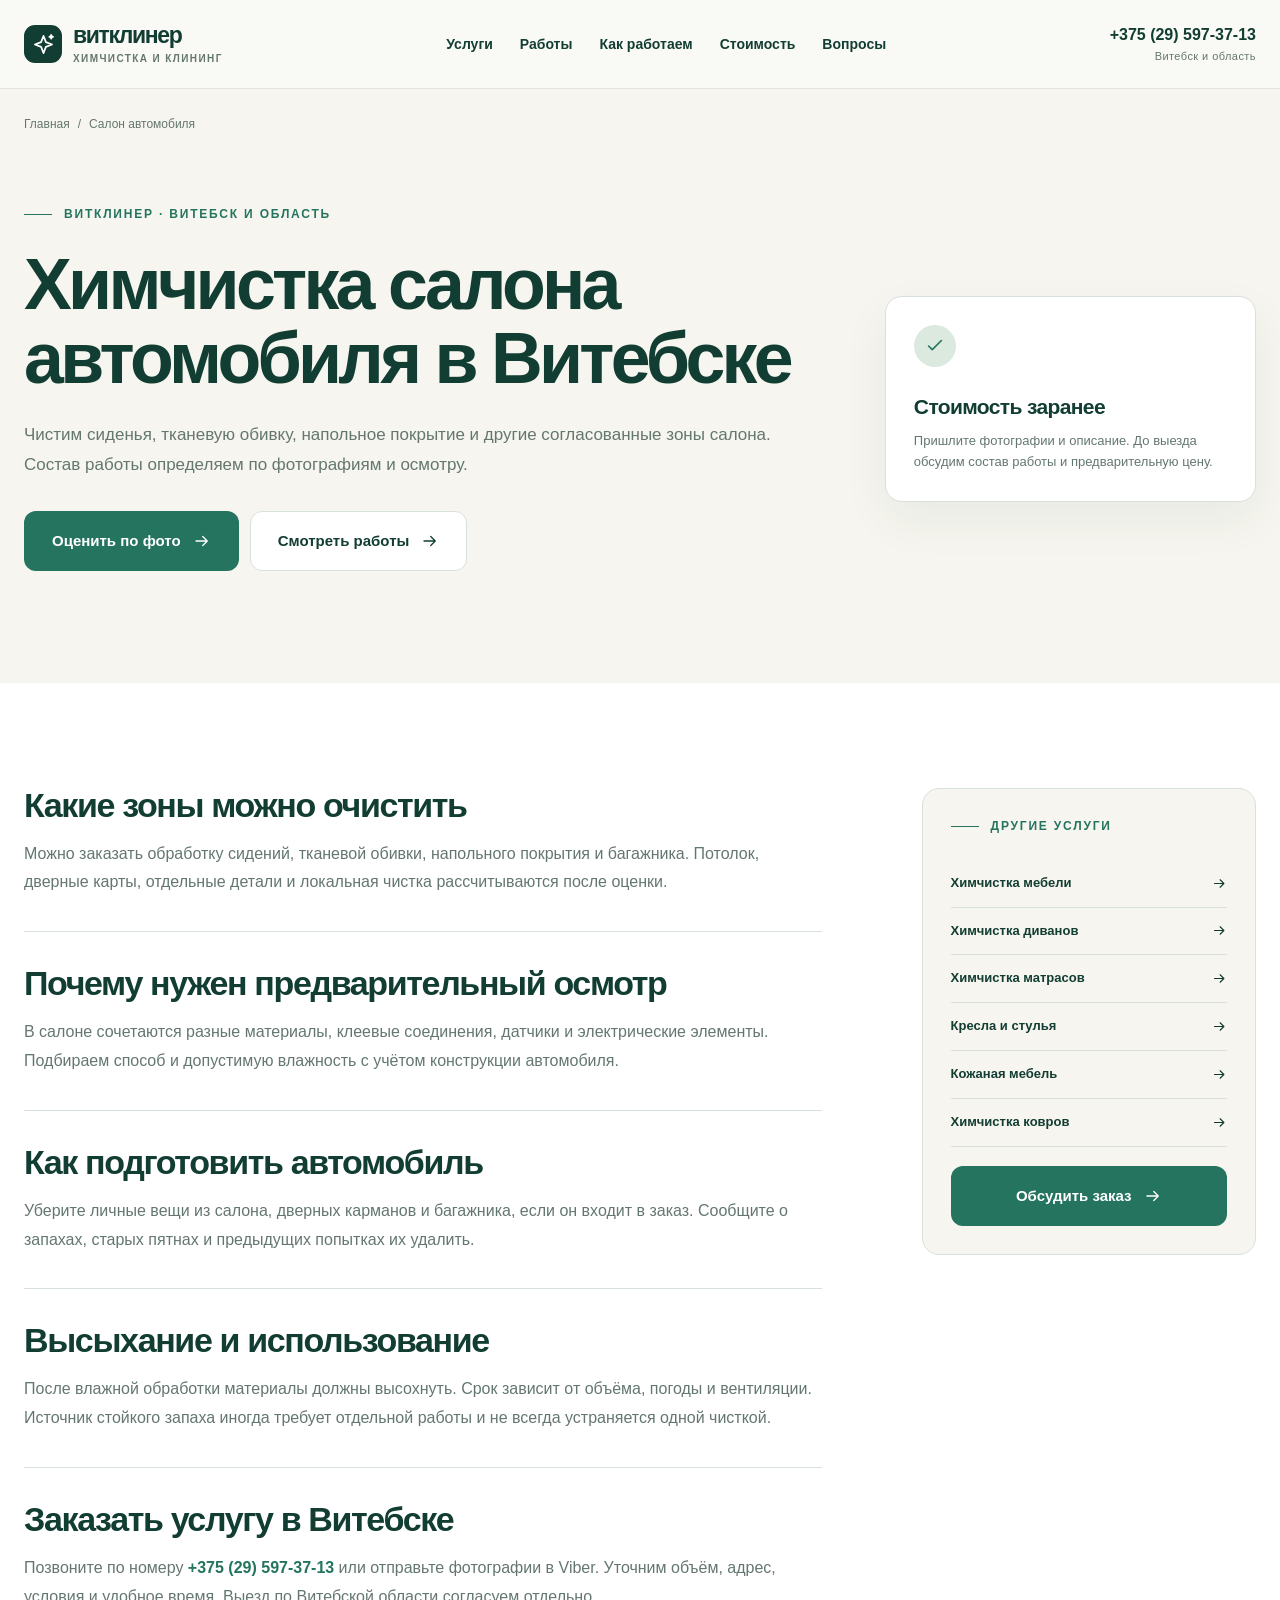
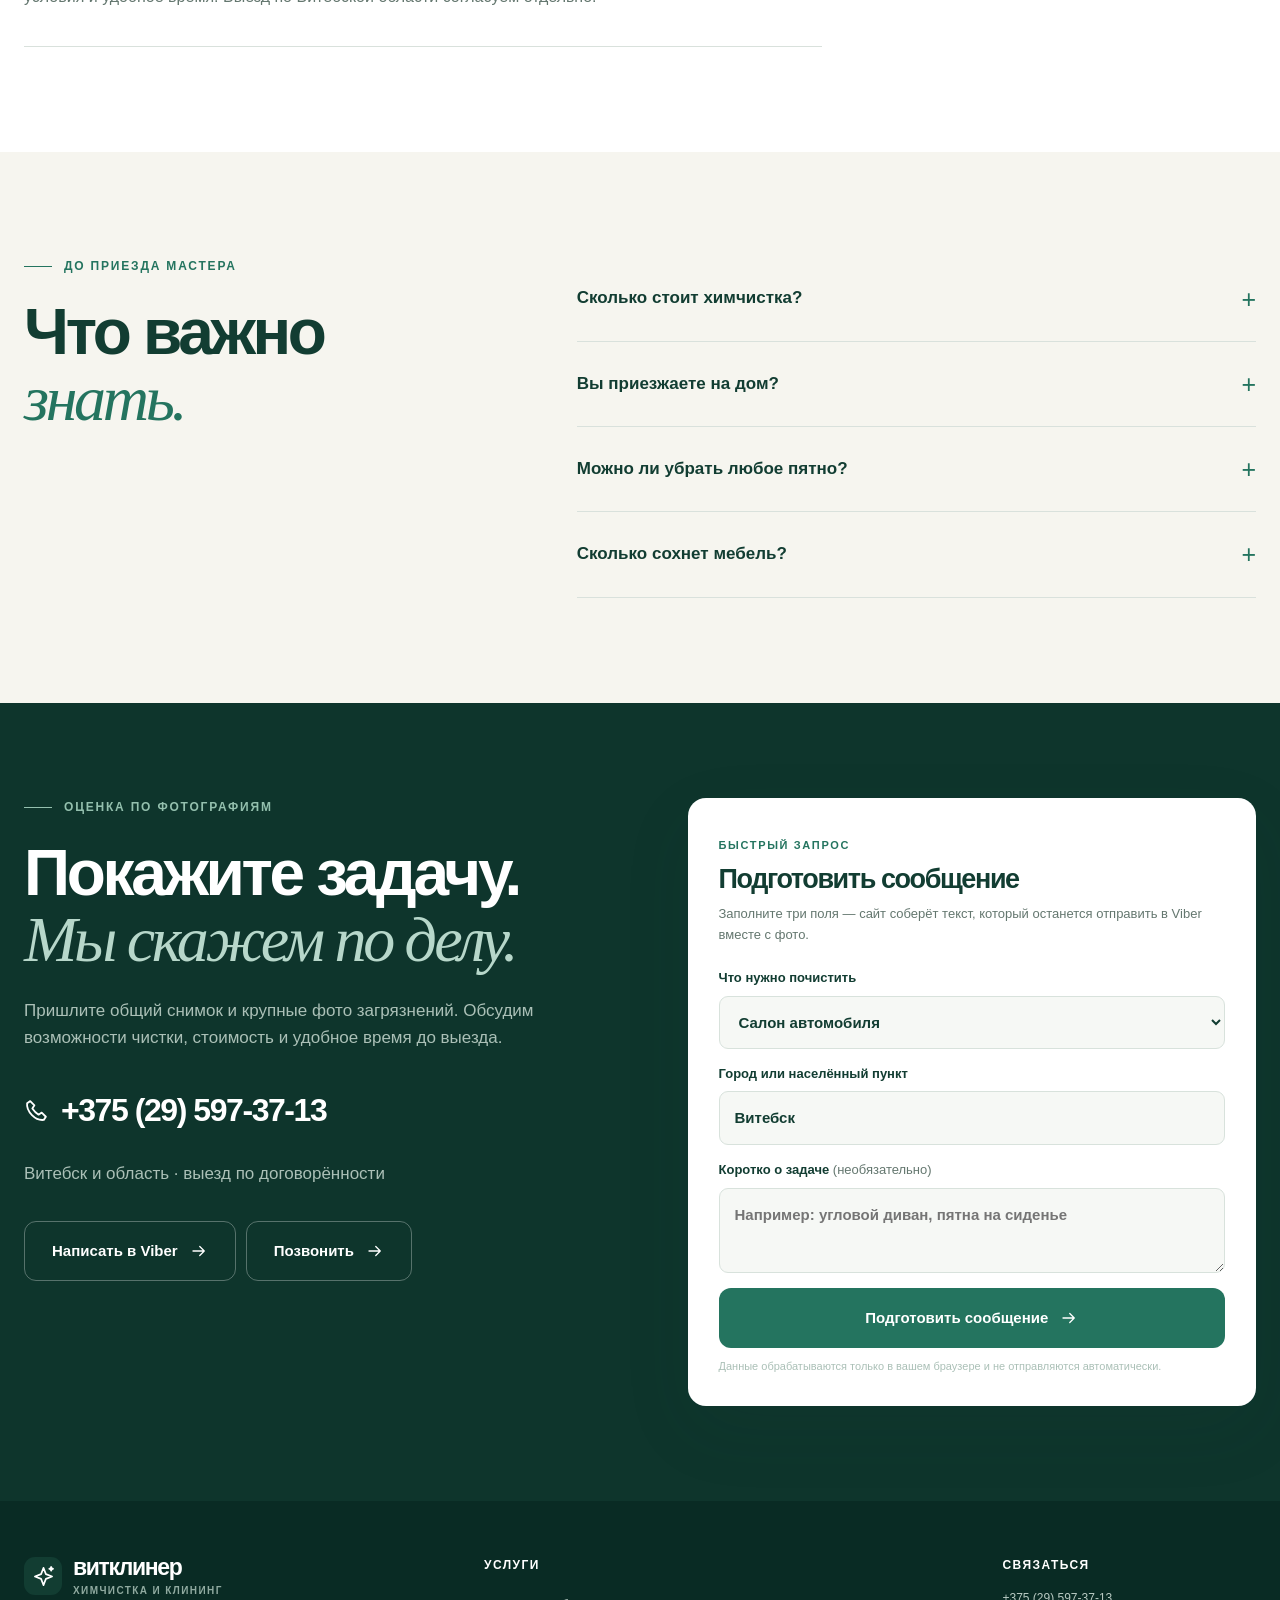
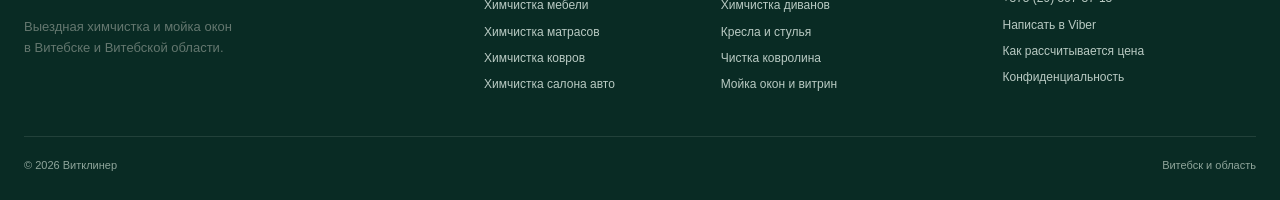
<file: himchistka-avto/index.html>
<!doctype html><html lang="ru"><head><meta charset="utf-8"><meta name="viewport" content="width=device-width,initial-scale=1"><title>Химчистка салона автомобиля в Витебске — Витклинер</title><meta name="description" content="Химчистка салона авто в Витебске: сиденья, тканевая обивка, ковролин и багажник. Реальные фото до и после, оценка по состоянию салона."><meta name="robots" content="index,follow,max-image-preview:large,max-snippet:-1,max-video-preview:-1"><meta name="theme-color" content="#123d32"><meta name="color-scheme" content="light"><meta name="geo.region" content="BY-VI"><meta name="geo.placename" content="Витебск"><link rel="canonical" href="https://www.vitcleaner.by/himchistka-avto/"><meta property="og:type" content="website"><meta property="og:locale" content="ru_RU"><meta property="og:site_name" content="Витклинер"><meta property="og:title" content="Химчистка салона автомобиля в Витебске — Витклинер"><meta property="og:description" content="Химчистка салона авто в Витебске: сиденья, тканевая обивка, ковролин и багажник. Реальные фото до и после, оценка по состоянию салона."><meta property="og:url" content="https://www.vitcleaner.by/himchistka-avto/"><meta property="og:image" content="https://www.vitcleaner.by/assets/og-cover.jpg"><meta property="og:image:width" content="1200"><meta property="og:image:height" content="630"><meta property="og:image:alt" content="Витклинер — химчистка и клининг в Витебске"><meta name="twitter:card" content="summary_large_image"><meta name="twitter:title" content="Химчистка салона автомобиля в Витебске — Витклинер"><meta name="twitter:description" content="Химчистка салона авто в Витебске: сиденья, тканевая обивка, ковролин и багажник. Реальные фото до и после, оценка по состоянию салона."><meta name="twitter:image" content="https://www.vitcleaner.by/assets/og-cover.jpg"><link rel="icon" href="../assets/logo.svg" type="image/svg+xml"><link rel="apple-touch-icon" href="../assets/apple-touch-icon.png"><link rel="stylesheet" href="../assets/site.css?v=20261021c"><script src="../assets/site.js" defer></script><script type="application/ld+json">{"@context": "https://schema.org", "@graph": [{"@type": "LocalBusiness", "@id": "https://www.vitcleaner.by/#company", "name": "Витклинер", "alternateName": "VITCLEANER", "url": "https://www.vitcleaner.by/", "telephone": "+375295973713", "logo": "https://www.vitcleaner.by/assets/logo.svg", "image": "https://www.vitcleaner.by/assets/og-cover.jpg", "priceRange": "₽₽", "areaServed": [{"@type": "City", "name": "Витебск"}, {"@type": "AdministrativeArea", "name": "Витебская область"}], "contactPoint": {"@type": "ContactPoint", "telephone": "+375295973713", "contactType": "customer service", "availableLanguage": "ru", "areaServed": "BY"}, "hasOfferCatalog": {"@type": "OfferCatalog", "name": "Услуги Витклинер", "itemListElement": [{"@type": "Offer", "itemOffered": {"@type": "Service", "name": "Химчистка мебели", "url": "https://www.vitcleaner.by/himchistka-mebeli/"}}, {"@type": "Offer", "itemOffered": {"@type": "Service", "name": "Химчистка диванов", "url": "https://www.vitcleaner.by/himchistka-divanov/"}}, {"@type": "Offer", "itemOffered": {"@type": "Service", "name": "Химчистка матрасов", "url": "https://www.vitcleaner.by/himchistka-matrasov/"}}, {"@type": "Offer", "itemOffered": {"@type": "Service", "name": "Кресла и стулья", "url": "https://www.vitcleaner.by/himchistka-kresel-stulev/"}}, {"@type": "Offer", "itemOffered": {"@type": "Service", "name": "Кожаная мебель", "url": "https://www.vitcleaner.by/himchistka-kozhanoy-mebeli/"}}, {"@type": "Offer", "itemOffered": {"@type": "Service", "name": "Химчистка ковров", "url": "https://www.vitcleaner.by/himchistka-kovrov/"}}, {"@type": "Offer", "itemOffered": {"@type": "Service", "name": "Чистка ковролина", "url": "https://www.vitcleaner.by/chistka-kovrolina/"}}, {"@type": "Offer", "itemOffered": {"@type": "Service", "name": "Химчистка салона авто", "url": "https://www.vitcleaner.by/himchistka-avto/"}}, {"@type": "Offer", "itemOffered": {"@type": "Service", "name": "Мойка окон и витрин", "url": "https://www.vitcleaner.by/moika-okon/"}}, {"@type": "Offer", "itemOffered": {"@type": "Service", "name": "Окна после ремонта", "url": "https://www.vitcleaner.by/moika-okon-posle-remonta/"}}]}}, {"@type": "WebSite", "@id": "https://www.vitcleaner.by/#website", "url": "https://www.vitcleaner.by/", "name": "Витклинер", "inLanguage": "ru", "publisher": {"@id": "https://www.vitcleaner.by/#company"}}, {"@type": "WebPage", "@id": "https://www.vitcleaner.by/himchistka-avto/#page", "url": "https://www.vitcleaner.by/himchistka-avto/", "name": "Химчистка салона автомобиля в Витебске — Витклинер", "description": "Химчистка салона авто в Витебске: сиденья, тканевая обивка, ковролин и багажник. Реальные фото до и после, оценка по состоянию салона.", "inLanguage": "ru", "isPartOf": {"@id": "https://www.vitcleaner.by/#website"}, "about": {"@id": "https://www.vitcleaner.by/#company"}, "dateModified": "2026-10-21"}, {"@type": "BreadcrumbList", "itemListElement": [{"@type": "ListItem", "position": 1, "name": "Главная", "item": "https://www.vitcleaner.by/"}, {"@type": "ListItem", "position": 2, "name": "Химчистка салона автомобиля в Витебске — Витклинер", "item": "https://www.vitcleaner.by/himchistka-avto/"}]}, {"@type": "Service", "@id": "https://www.vitcleaner.by/himchistka-avto/#service", "name": "Химчистка салона автомобиля в Витебске", "serviceType": "Салон автомобиля", "description": "Химчистка салона авто в Витебске: сиденья, тканевая обивка, ковролин и багажник. Реальные фото до и после, оценка по состоянию салона.", "provider": {"@id": "https://www.vitcleaner.by/#company"}, "areaServed": [{"@type": "City", "name": "Витебск"}, {"@type": "AdministrativeArea", "name": "Витебская область"}], "url": "https://www.vitcleaner.by/himchistka-avto/"}, {"@type": "FAQPage", "mainEntity": [{"@type": "Question", "name": "Сколько стоит химчистка?", "acceptedAnswer": {"@type": "Answer", "text": "Стоимость зависит от размера, материала и загрязнений. Пришлите в Viber общий снимок и фото пятен: обсудим объём и предварительную цену. Итоговую стоимость согласуем до начала работы."}}, {"@type": "Question", "name": "Вы приезжаете на дом?", "acceptedAnswer": {"@type": "Answer", "text": "Да, выезжаем по Витебску и Витебской области. Условия выезда за город, доступ к воде и электричеству уточняем при записи."}}, {"@type": "Question", "name": "Можно ли убрать любое пятно?", "acceptedAnswer": {"@type": "Answer", "text": "Не всегда. Результат зависит от происхождения и давности пятна, материала и предыдущих обработок. Выгорание, износ и повреждение красителя чистка не исправляет."}}, {"@type": "Question", "name": "Сколько сохнет мебель?", "acceptedAnswer": {"@type": "Answer", "text": "Время зависит от ткани, наполнителя, объёма влажной обработки, температуры и вентиляции. Ориентир мастер сообщит после оценки. Пользоваться мебелью стоит после полного высыхания."}}]}]}</script><!-- Yandex.Metrika counter -->
<script type="text/javascript">
    (function(m,e,t,r,i,k,a){
        m[i]=m[i]||function(){(m[i].a=m[i].a||[]).push(arguments)};
        m[i].l=1*new Date();
        for (var j = 0; j < document.scripts.length; j++) {if (document.scripts[j].src === r) { return; }}
        k=e.createElement(t),a=e.getElementsByTagName(t)[0],k.async=1,k.src=r,a.parentNode.insertBefore(k,a)
    })(window, document,'script','https://mc.yandex.ru/metrika/tag.js?id=113723408', 'ym');

    ym(113723408, 'init', {ssr:true, webvisor:true, clickmap:true, ecommerce:"dataLayer", referrer: document.referrer, url: location.href, accurateTrackBounce:true, trackLinks:true});
</script>
<!-- /Yandex.Metrika counter --></head><body><!-- Yandex.Metrika counter -->
<noscript><div><img src="https://mc.yandex.ru/watch/113723408" style="position:absolute; left:-9999px;" alt="" /></div></noscript>
<!-- /Yandex.Metrika counter --><a class="skip" href="#main">Перейти к содержанию</a><header class="header"><div class="wrap header-inner"><a class="logo" href="../" aria-label="Витклинер — главная"><span class="logo-mark"><svg viewBox="0 0 24 24" aria-hidden="true"><path d="m12 3 2.5 6.5L21 12l-6.5 2.5L12 21l-2.5-6.5L3 12l6.5-2.5L12 3Z"/><path d="m20 2 .6 1.4L22 4l-1.4.6L20 6l-.6-1.4L18 4l1.4-.6Z"/></svg></span><span>витклинер<small>ХИМЧИСТКА И КЛИНИНГ</small></span></a><nav class="nav" aria-label="Основное меню"><a href="../#directions">Услуги</a><a href="../#portfolio">Работы</a><a href="../#process">Как работаем</a><a href="../#prices">Стоимость</a><a href="../#faq">Вопросы</a></nav><a class="header-phone" href="tel:+375295973713"><span>+375 (29) 597-37-13</span><small>Витебск и область</small></a><button class="menu-toggle" type="button" aria-label="Открыть меню" aria-expanded="false" aria-controls="mobile-nav"><svg viewBox="0 0 24 24" aria-hidden="true"><path d="M4 7h16M4 12h16M4 17h16"/></svg></button></div><nav class="mobile-nav" id="mobile-nav" aria-label="Мобильное меню" hidden><a href="../#directions">Услуги</a><a href="../#portfolio">Работы</a><a href="../#process">Как работаем</a><a href="../#prices">Стоимость</a><a href="../#faq">Вопросы</a><a href="https://viber.click/375295973713" rel="noopener">Написать в Viber</a></nav></header><main id="main"><div class="wrap"><nav class="breadcrumb" aria-label="Хлебные крошки"><a href="../">Главная</a><span>/</span><span>Салон автомобиля</span></nav><section class="page-hero"><div><span class="eyebrow">Витклинер · Витебск и область</span><h1>Химчистка салона автомобиля в Витебске</h1><p>Чистим сиденья, тканевую обивку, напольное покрытие и другие согласованные зоны салона. Состав работы определяем по фотографиям и осмотру.</p><div class="hero-actions"><a class="btn btn-primary" href="#contact" >Оценить по фото<svg viewBox="0 0 24 24" aria-hidden="true"><path d="M4 12h15m-6-6 6 6-6 6"/></svg></a><a class="btn btn-light" href="../#portfolio" >Смотреть работы<svg viewBox="0 0 24 24" aria-hidden="true"><path d="M4 12h15m-6-6 6 6-6 6"/></svg></a></div></div><div class="page-proof"><span><svg viewBox="0 0 24 24" aria-hidden="true"><path d="m5 12 4 4 10-10"/></svg></span><strong>Стоимость заранее</strong><p>Пришлите фотографии и описание. До выезда обсудим состав работы и предварительную цену.</p></div></section></div><section class="section section-white"><div class="wrap article-grid"><article class="article-content"><section><h2>Какие зоны можно очистить</h2><p>Можно заказать обработку сидений, тканевой обивки, напольного покрытия и багажника. Потолок, дверные карты, отдельные детали и локальная чистка рассчитываются после оценки.</p></section><section><h2>Почему нужен предварительный осмотр</h2><p>В салоне сочетаются разные материалы, клеевые соединения, датчики и электрические элементы. Подбираем способ и допустимую влажность с учётом конструкции автомобиля.</p></section><section><h2>Как подготовить автомобиль</h2><p>Уберите личные вещи из салона, дверных карманов и багажника, если он входит в заказ. Сообщите о запахах, старых пятнах и предыдущих попытках их удалить.</p></section><section><h2>Высыхание и использование</h2><p>После влажной обработки материалы должны высохнуть. Срок зависит от объёма, погоды и вентиляции. Источник стойкого запаха иногда требует отдельной работы и не всегда устраняется одной чисткой.</p></section><section><h2>Заказать услугу в Витебске</h2><p>Позвоните по номеру <a class="text-link" href="tel:+375295973713">+375 (29) 597-37-13</a> или отправьте фотографии в Viber. Уточним объём, адрес, условия и удобное время. Выезд по Витебской области согласуем отдельно.</p></section></article><aside class="aside-box"><span class="eyebrow">Другие услуги</span><nav aria-label="Другие услуги"><a href="../himchistka-mebeli/">Химчистка мебели<svg viewBox="0 0 24 24" aria-hidden="true"><path d="M4 12h15m-6-6 6 6-6 6"/></svg></a><a href="../himchistka-divanov/">Химчистка диванов<svg viewBox="0 0 24 24" aria-hidden="true"><path d="M4 12h15m-6-6 6 6-6 6"/></svg></a><a href="../himchistka-matrasov/">Химчистка матрасов<svg viewBox="0 0 24 24" aria-hidden="true"><path d="M4 12h15m-6-6 6 6-6 6"/></svg></a><a href="../himchistka-kresel-stulev/">Кресла и стулья<svg viewBox="0 0 24 24" aria-hidden="true"><path d="M4 12h15m-6-6 6 6-6 6"/></svg></a><a href="../himchistka-kozhanoy-mebeli/">Кожаная мебель<svg viewBox="0 0 24 24" aria-hidden="true"><path d="M4 12h15m-6-6 6 6-6 6"/></svg></a><a href="../himchistka-kovrov/">Химчистка ковров<svg viewBox="0 0 24 24" aria-hidden="true"><path d="M4 12h15m-6-6 6 6-6 6"/></svg></a></nav><a class="btn btn-primary" href="#contact">Обсудить заказ<svg viewBox="0 0 24 24" aria-hidden="true"><path d="M4 12h15m-6-6 6 6-6 6"/></svg></a></aside></div></section><section class="section service-faq"><div class="wrap faq-grid"><div class="faq-copy"><span class="eyebrow">До приезда мастера</span><h2>Что важно<br><em>знать.</em></h2></div><div class="faq-list"><details><summary>Сколько стоит химчистка?</summary><p>Стоимость зависит от размера, материала и загрязнений. Пришлите в Viber общий снимок и фото пятен: обсудим объём и предварительную цену. Итоговую стоимость согласуем до начала работы.</p></details><details><summary>Вы приезжаете на дом?</summary><p>Да, выезжаем по Витебску и Витебской области. Условия выезда за город, доступ к воде и электричеству уточняем при записи.</p></details><details><summary>Можно ли убрать любое пятно?</summary><p>Не всегда. Результат зависит от происхождения и давности пятна, материала и предыдущих обработок. Выгорание, износ и повреждение красителя чистка не исправляет.</p></details><details><summary>Сколько сохнет мебель?</summary><p>Время зависит от ткани, наполнителя, объёма влажной обработки, температуры и вентиляции. Ориентир мастер сообщит после оценки. Пользоваться мебелью стоит после полного высыхания.</p></details></div></div></section><section id="contact" class="contact-section"><div class="wrap contact-grid"><div class="contact-copy"><span class="eyebrow">Оценка по фотографиям</span><h2>Покажите задачу.<br><em>Мы скажем по делу.</em></h2><p>Пришлите общий снимок и крупные фото загрязнений. Обсудим возможности чистки, стоимость и удобное время до выезда.</p><a class="contact-phone" href="tel:+375295973713"><svg viewBox="0 0 24 24" aria-hidden="true"><path d="m6 3 4 4-2 3c2 3 3 4 6 6l3-2 4 4-2 3C11 22 2 13 3 5l3-2Z"/></svg>+375 (29) 597-37-13</a><p class="contact-subnote">Витебск и область · выезд по договорённости</p><div class="contact-direct"><a class="btn btn-outline" href="https://viber.click/375295973713" rel="noopener">Написать в Viber<svg viewBox="0 0 24 24" aria-hidden="true"><path d="M4 12h15m-6-6 6 6-6 6"/></svg></a><a class="btn btn-outline" href="tel:+375295973713" >Позвонить<svg viewBox="0 0 24 24" aria-hidden="true"><path d="M4 12h15m-6-6 6 6-6 6"/></svg></a></div></div><div class="contact-form"><span class="form-kicker">Быстрый запрос</span><h3>Подготовить сообщение</h3><p>Заполните три поля — сайт соберёт текст, который останется отправить в Viber вместе с фото.</p><form id="request-form"><label class="field" for="service">Что нужно почистить<select id="service" name="service"><option>Мягкая мебель</option><option>Диваны</option><option>Матрасы</option><option>Кресла и стулья</option><option>Кожаная мебель</option><option>Ковры</option><option>Ковролин</option><option selected>Салон автомобиля</option><option>Окна и витрины</option><option>Окна после ремонта</option><option>Несколько услуг / другое</option></select></label><label class="field" for="location">Город или населённый пункт<input id="location" name="location" value="Витебск" required maxlength="100" autocomplete="address-level2"></label><label class="field" for="details">Коротко о задаче <span>(необязательно)</span><textarea id="details" name="details" maxlength="1000" placeholder="Например: угловой диван, пятна на сиденье"></textarea></label><button class="btn btn-primary" type="submit">Подготовить сообщение<svg viewBox="0 0 24 24" aria-hidden="true"><path d="M4 12h15m-6-6 6 6-6 6"/></svg></button><p class="form-note">Данные обрабатываются только в вашем браузере и не отправляются автоматически.</p></form><div class="request-result" id="request-result" hidden aria-live="polite"><h4>Сообщение готово</h4><div class="request-preview" id="request-preview"></div><button class="btn copy-btn" id="copy-request" type="button">Скопировать текст</button><a class="btn btn-primary" href="https://viber.click/375295973713" rel="noopener">Открыть Viber<svg viewBox="0 0 24 24" aria-hidden="true"><path d="M4 12h15m-6-6 6 6-6 6"/></svg></a><p id="copy-status">Вставьте текст в чат и приложите фотографии.</p></div><noscript><p class="form-note">Включите JavaScript или сразу позвоните / напишите в Viber.</p></noscript></div></div></section></main><footer class="footer"><div class="wrap footer-grid"><div><a class="logo" href="../" aria-label="Витклинер — главная"><span class="logo-mark"><svg viewBox="0 0 24 24" aria-hidden="true"><path d="m12 3 2.5 6.5L21 12l-6.5 2.5L12 21l-2.5-6.5L3 12l6.5-2.5L12 3Z"/><path d="m20 2 .6 1.4L22 4l-1.4.6L20 6l-.6-1.4L18 4l1.4-.6Z"/></svg></span><span>витклинер<small>ХИМЧИСТКА И КЛИНИНГ</small></span></a><p>Выездная химчистка и мойка окон<br>в Витебске и Витебской области.</p></div><nav class="footer-services" aria-label="Услуги"><strong>Услуги</strong><a href="../himchistka-mebeli/">Химчистка мебели</a><a href="../himchistka-divanov/">Химчистка диванов</a><a href="../himchistka-matrasov/">Химчистка матрасов</a><a href="../himchistka-kresel-stulev/">Кресла и стулья</a><a href="../himchistka-kovrov/">Химчистка ковров</a><a href="../chistka-kovrolina/">Чистка ковролина</a><a href="../himchistka-avto/">Химчистка салона авто</a><a href="../moika-okon/">Мойка окон и витрин</a></nav><div class="footer-contact"><strong>Связаться</strong><a href="tel:+375295973713">+375 (29) 597-37-13</a><a href="https://viber.click/375295973713" rel="noopener">Написать в Viber</a><a href="../stoimost/">Как рассчитывается цена</a><a href="../privacy/">Конфиденциальность</a></div></div><div class="wrap footer-bottom"><span>© 2026 Витклинер</span><span>Витебск и область</span></div></footer><div class="mobile-bar" aria-label="Быстрая связь"><a class="btn btn-light" href="tel:+375295973713"><svg viewBox="0 0 24 24" aria-hidden="true"><path d="m6 3 4 4-2 3c2 3 3 4 6 6l3-2 4 4-2 3C11 22 2 13 3 5l3-2Z"/></svg>Позвонить</a><a class="btn btn-primary" href="../#contact">Оценка по фото<svg viewBox="0 0 24 24" aria-hidden="true"><path d="M4 12h15m-6-6 6 6-6 6"/></svg></a></div></body></html>
</file>
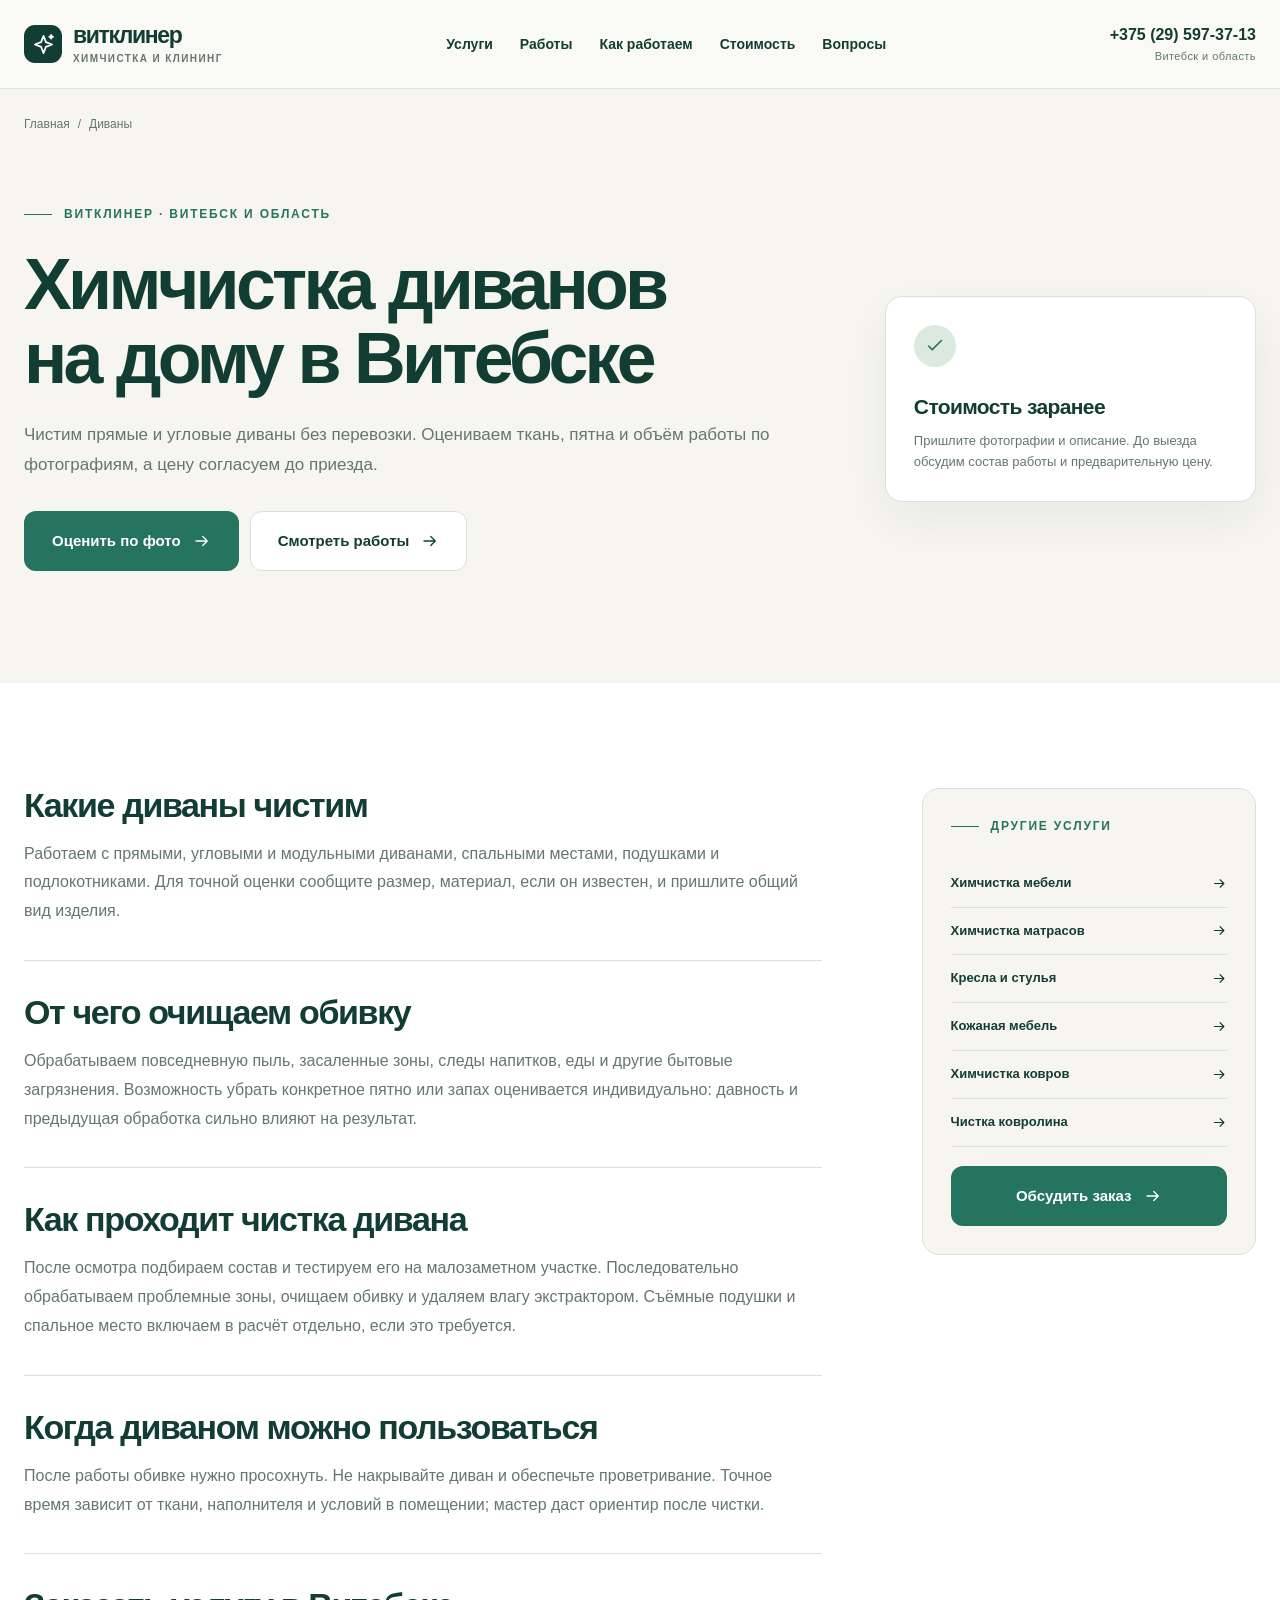
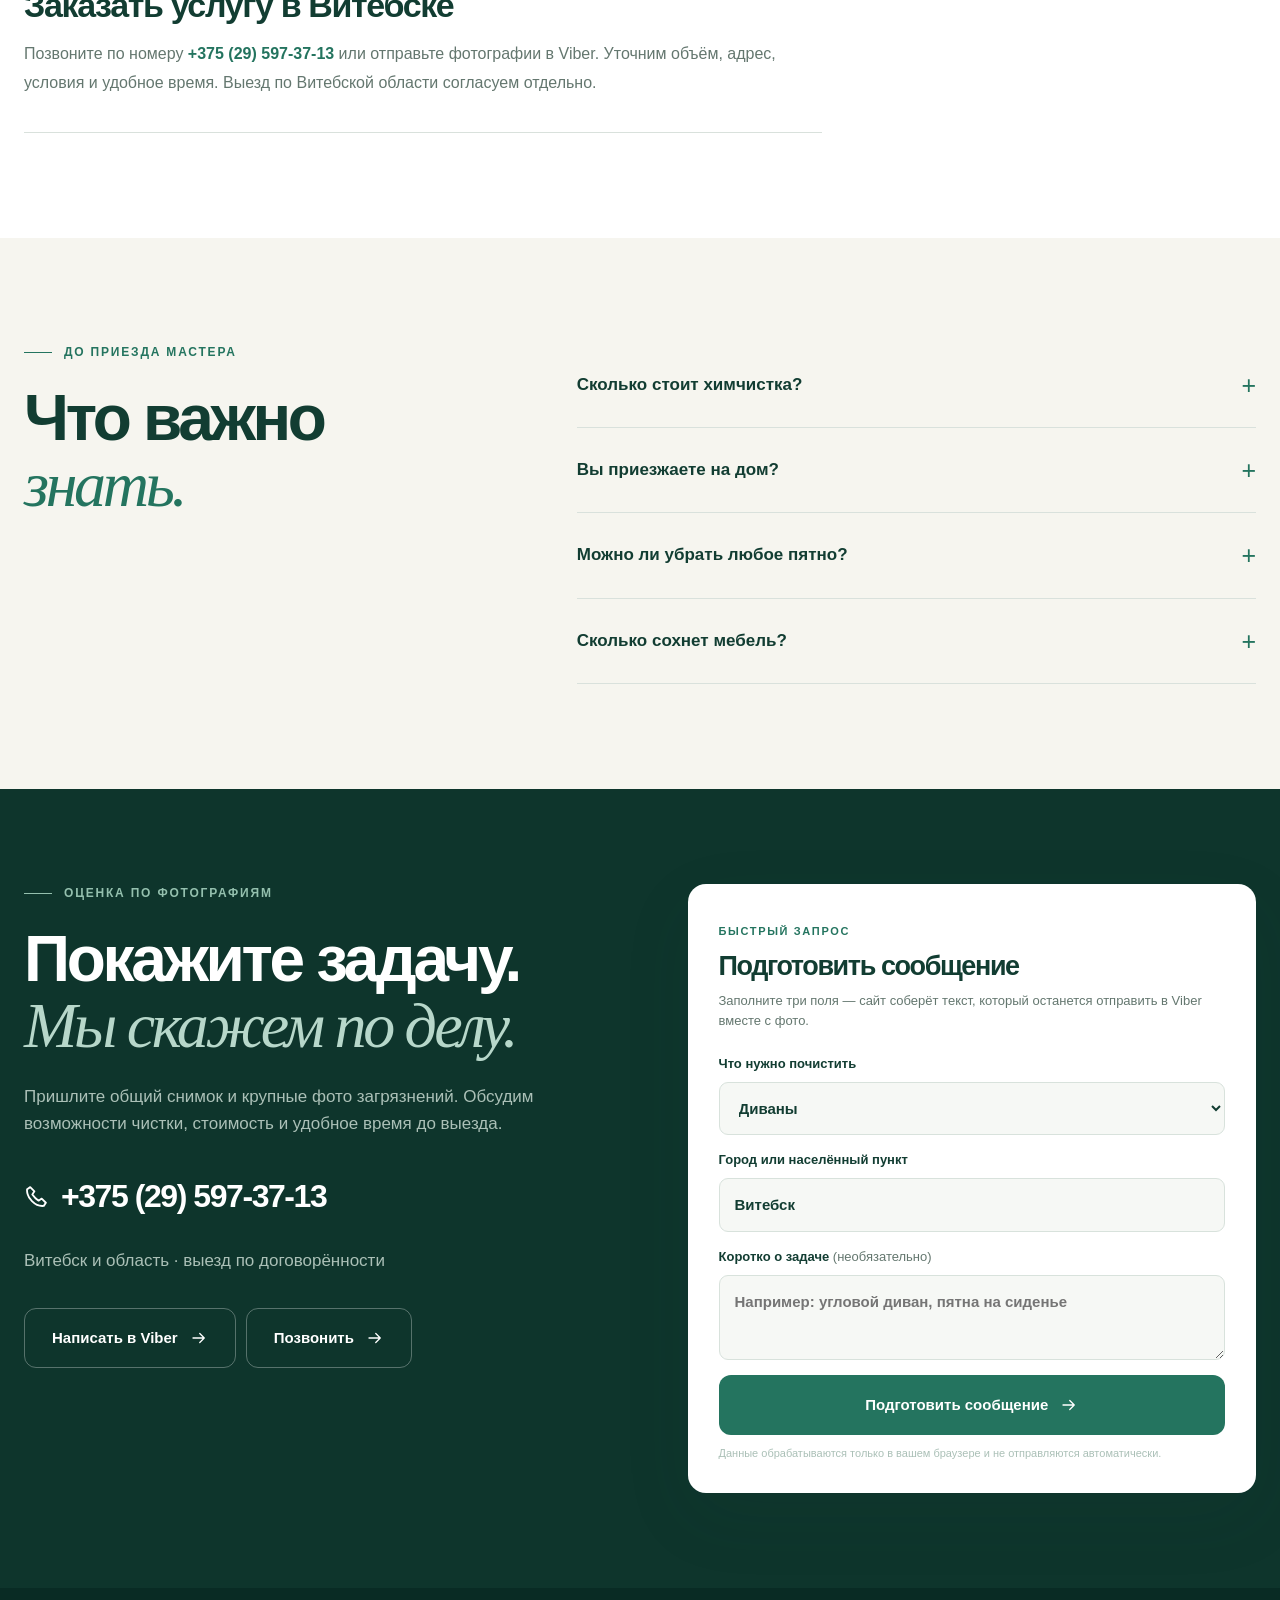
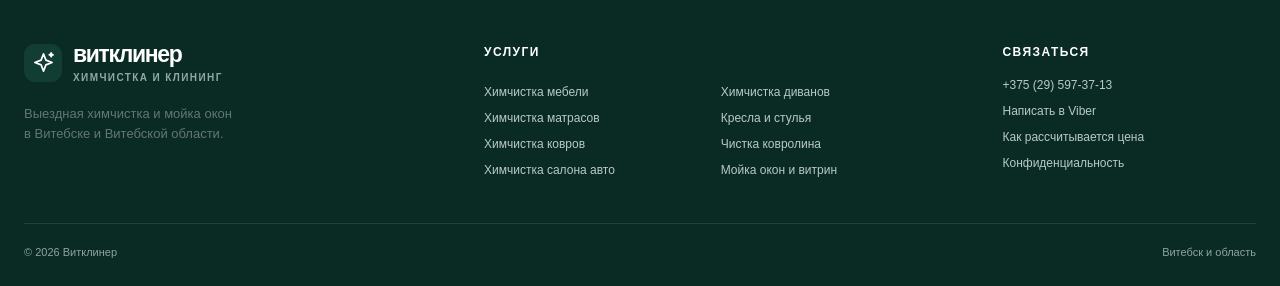
<file: himchistka-divanov/index.html>
<!doctype html><html lang="ru"><head><meta charset="utf-8"><meta name="viewport" content="width=device-width,initial-scale=1"><title>Химчистка диванов на дому в Витебске — Витклинер</title><meta name="description" content="Химчистка прямых и угловых диванов на дому в Витебске и Витебской области. Удаление бытовых загрязнений и запахов, оценка стоимости по фото."><meta name="robots" content="index,follow,max-image-preview:large,max-snippet:-1,max-video-preview:-1"><meta name="theme-color" content="#123d32"><meta name="color-scheme" content="light"><meta name="geo.region" content="BY-VI"><meta name="geo.placename" content="Витебск"><link rel="canonical" href="https://www.vitcleaner.by/himchistka-divanov/"><meta property="og:type" content="website"><meta property="og:locale" content="ru_RU"><meta property="og:site_name" content="Витклинер"><meta property="og:title" content="Химчистка диванов на дому в Витебске — Витклинер"><meta property="og:description" content="Химчистка прямых и угловых диванов на дому в Витебске и Витебской области. Удаление бытовых загрязнений и запахов, оценка стоимости по фото."><meta property="og:url" content="https://www.vitcleaner.by/himchistka-divanov/"><meta property="og:image" content="https://www.vitcleaner.by/assets/og-cover.jpg"><meta property="og:image:width" content="1200"><meta property="og:image:height" content="630"><meta property="og:image:alt" content="Витклинер — химчистка и клининг в Витебске"><meta name="twitter:card" content="summary_large_image"><meta name="twitter:title" content="Химчистка диванов на дому в Витебске — Витклинер"><meta name="twitter:description" content="Химчистка прямых и угловых диванов на дому в Витебске и Витебской области. Удаление бытовых загрязнений и запахов, оценка стоимости по фото."><meta name="twitter:image" content="https://www.vitcleaner.by/assets/og-cover.jpg"><link rel="icon" href="../assets/logo.svg" type="image/svg+xml"><link rel="apple-touch-icon" href="../assets/apple-touch-icon.png"><link rel="stylesheet" href="../assets/site.css?v=20261021c"><script src="../assets/site.js" defer></script><script type="application/ld+json">{"@context": "https://schema.org", "@graph": [{"@type": "LocalBusiness", "@id": "https://www.vitcleaner.by/#company", "name": "Витклинер", "alternateName": "VITCLEANER", "url": "https://www.vitcleaner.by/", "telephone": "+375295973713", "logo": "https://www.vitcleaner.by/assets/logo.svg", "image": "https://www.vitcleaner.by/assets/og-cover.jpg", "priceRange": "₽₽", "areaServed": [{"@type": "City", "name": "Витебск"}, {"@type": "AdministrativeArea", "name": "Витебская область"}], "contactPoint": {"@type": "ContactPoint", "telephone": "+375295973713", "contactType": "customer service", "availableLanguage": "ru", "areaServed": "BY"}, "hasOfferCatalog": {"@type": "OfferCatalog", "name": "Услуги Витклинер", "itemListElement": [{"@type": "Offer", "itemOffered": {"@type": "Service", "name": "Химчистка мебели", "url": "https://www.vitcleaner.by/himchistka-mebeli/"}}, {"@type": "Offer", "itemOffered": {"@type": "Service", "name": "Химчистка диванов", "url": "https://www.vitcleaner.by/himchistka-divanov/"}}, {"@type": "Offer", "itemOffered": {"@type": "Service", "name": "Химчистка матрасов", "url": "https://www.vitcleaner.by/himchistka-matrasov/"}}, {"@type": "Offer", "itemOffered": {"@type": "Service", "name": "Кресла и стулья", "url": "https://www.vitcleaner.by/himchistka-kresel-stulev/"}}, {"@type": "Offer", "itemOffered": {"@type": "Service", "name": "Кожаная мебель", "url": "https://www.vitcleaner.by/himchistka-kozhanoy-mebeli/"}}, {"@type": "Offer", "itemOffered": {"@type": "Service", "name": "Химчистка ковров", "url": "https://www.vitcleaner.by/himchistka-kovrov/"}}, {"@type": "Offer", "itemOffered": {"@type": "Service", "name": "Чистка ковролина", "url": "https://www.vitcleaner.by/chistka-kovrolina/"}}, {"@type": "Offer", "itemOffered": {"@type": "Service", "name": "Химчистка салона авто", "url": "https://www.vitcleaner.by/himchistka-avto/"}}, {"@type": "Offer", "itemOffered": {"@type": "Service", "name": "Мойка окон и витрин", "url": "https://www.vitcleaner.by/moika-okon/"}}, {"@type": "Offer", "itemOffered": {"@type": "Service", "name": "Окна после ремонта", "url": "https://www.vitcleaner.by/moika-okon-posle-remonta/"}}]}}, {"@type": "WebSite", "@id": "https://www.vitcleaner.by/#website", "url": "https://www.vitcleaner.by/", "name": "Витклинер", "inLanguage": "ru", "publisher": {"@id": "https://www.vitcleaner.by/#company"}}, {"@type": "WebPage", "@id": "https://www.vitcleaner.by/himchistka-divanov/#page", "url": "https://www.vitcleaner.by/himchistka-divanov/", "name": "Химчистка диванов на дому в Витебске — Витклинер", "description": "Химчистка прямых и угловых диванов на дому в Витебске и Витебской области. Удаление бытовых загрязнений и запахов, оценка стоимости по фото.", "inLanguage": "ru", "isPartOf": {"@id": "https://www.vitcleaner.by/#website"}, "about": {"@id": "https://www.vitcleaner.by/#company"}, "dateModified": "2026-10-21"}, {"@type": "BreadcrumbList", "itemListElement": [{"@type": "ListItem", "position": 1, "name": "Главная", "item": "https://www.vitcleaner.by/"}, {"@type": "ListItem", "position": 2, "name": "Химчистка диванов на дому в Витебске — Витклинер", "item": "https://www.vitcleaner.by/himchistka-divanov/"}]}, {"@type": "Service", "@id": "https://www.vitcleaner.by/himchistka-divanov/#service", "name": "Химчистка диванов на дому в Витебске", "serviceType": "Диваны", "description": "Химчистка прямых и угловых диванов на дому в Витебске и Витебской области. Удаление бытовых загрязнений и запахов, оценка стоимости по фото.", "provider": {"@id": "https://www.vitcleaner.by/#company"}, "areaServed": [{"@type": "City", "name": "Витебск"}, {"@type": "AdministrativeArea", "name": "Витебская область"}], "url": "https://www.vitcleaner.by/himchistka-divanov/"}, {"@type": "FAQPage", "mainEntity": [{"@type": "Question", "name": "Сколько стоит химчистка?", "acceptedAnswer": {"@type": "Answer", "text": "Стоимость зависит от размера, материала и загрязнений. Пришлите в Viber общий снимок и фото пятен: обсудим объём и предварительную цену. Итоговую стоимость согласуем до начала работы."}}, {"@type": "Question", "name": "Вы приезжаете на дом?", "acceptedAnswer": {"@type": "Answer", "text": "Да, выезжаем по Витебску и Витебской области. Условия выезда за город, доступ к воде и электричеству уточняем при записи."}}, {"@type": "Question", "name": "Можно ли убрать любое пятно?", "acceptedAnswer": {"@type": "Answer", "text": "Не всегда. Результат зависит от происхождения и давности пятна, материала и предыдущих обработок. Выгорание, износ и повреждение красителя чистка не исправляет."}}, {"@type": "Question", "name": "Сколько сохнет мебель?", "acceptedAnswer": {"@type": "Answer", "text": "Время зависит от ткани, наполнителя, объёма влажной обработки, температуры и вентиляции. Ориентир мастер сообщит после оценки. Пользоваться мебелью стоит после полного высыхания."}}]}]}</script><!-- Yandex.Metrika counter -->
<script type="text/javascript">
    (function(m,e,t,r,i,k,a){
        m[i]=m[i]||function(){(m[i].a=m[i].a||[]).push(arguments)};
        m[i].l=1*new Date();
        for (var j = 0; j < document.scripts.length; j++) {if (document.scripts[j].src === r) { return; }}
        k=e.createElement(t),a=e.getElementsByTagName(t)[0],k.async=1,k.src=r,a.parentNode.insertBefore(k,a)
    })(window, document,'script','https://mc.yandex.ru/metrika/tag.js?id=113723408', 'ym');

    ym(113723408, 'init', {ssr:true, webvisor:true, clickmap:true, ecommerce:"dataLayer", referrer: document.referrer, url: location.href, accurateTrackBounce:true, trackLinks:true});
</script>
<!-- /Yandex.Metrika counter --></head><body><!-- Yandex.Metrika counter -->
<noscript><div><img src="https://mc.yandex.ru/watch/113723408" style="position:absolute; left:-9999px;" alt="" /></div></noscript>
<!-- /Yandex.Metrika counter --><a class="skip" href="#main">Перейти к содержанию</a><header class="header"><div class="wrap header-inner"><a class="logo" href="../" aria-label="Витклинер — главная"><span class="logo-mark"><svg viewBox="0 0 24 24" aria-hidden="true"><path d="m12 3 2.5 6.5L21 12l-6.5 2.5L12 21l-2.5-6.5L3 12l6.5-2.5L12 3Z"/><path d="m20 2 .6 1.4L22 4l-1.4.6L20 6l-.6-1.4L18 4l1.4-.6Z"/></svg></span><span>витклинер<small>ХИМЧИСТКА И КЛИНИНГ</small></span></a><nav class="nav" aria-label="Основное меню"><a href="../#directions">Услуги</a><a href="../#portfolio">Работы</a><a href="../#process">Как работаем</a><a href="../#prices">Стоимость</a><a href="../#faq">Вопросы</a></nav><a class="header-phone" href="tel:+375295973713"><span>+375 (29) 597-37-13</span><small>Витебск и область</small></a><button class="menu-toggle" type="button" aria-label="Открыть меню" aria-expanded="false" aria-controls="mobile-nav"><svg viewBox="0 0 24 24" aria-hidden="true"><path d="M4 7h16M4 12h16M4 17h16"/></svg></button></div><nav class="mobile-nav" id="mobile-nav" aria-label="Мобильное меню" hidden><a href="../#directions">Услуги</a><a href="../#portfolio">Работы</a><a href="../#process">Как работаем</a><a href="../#prices">Стоимость</a><a href="../#faq">Вопросы</a><a href="https://viber.click/375295973713" rel="noopener">Написать в Viber</a></nav></header><main id="main"><div class="wrap"><nav class="breadcrumb" aria-label="Хлебные крошки"><a href="../">Главная</a><span>/</span><span>Диваны</span></nav><section class="page-hero"><div><span class="eyebrow">Витклинер · Витебск и область</span><h1>Химчистка диванов на дому в Витебске</h1><p>Чистим прямые и угловые диваны без перевозки. Оцениваем ткань, пятна и объём работы по фотографиям, а цену согласуем до приезда.</p><div class="hero-actions"><a class="btn btn-primary" href="#contact" >Оценить по фото<svg viewBox="0 0 24 24" aria-hidden="true"><path d="M4 12h15m-6-6 6 6-6 6"/></svg></a><a class="btn btn-light" href="../#portfolio" >Смотреть работы<svg viewBox="0 0 24 24" aria-hidden="true"><path d="M4 12h15m-6-6 6 6-6 6"/></svg></a></div></div><div class="page-proof"><span><svg viewBox="0 0 24 24" aria-hidden="true"><path d="m5 12 4 4 10-10"/></svg></span><strong>Стоимость заранее</strong><p>Пришлите фотографии и описание. До выезда обсудим состав работы и предварительную цену.</p></div></section></div><section class="section section-white"><div class="wrap article-grid"><article class="article-content"><section><h2>Какие диваны чистим</h2><p>Работаем с прямыми, угловыми и модульными диванами, спальными местами, подушками и подлокотниками. Для точной оценки сообщите размер, материал, если он известен, и пришлите общий вид изделия.</p></section><section><h2>От чего очищаем обивку</h2><p>Обрабатываем повседневную пыль, засаленные зоны, следы напитков, еды и другие бытовые загрязнения. Возможность убрать конкретное пятно или запах оценивается индивидуально: давность и предыдущая обработка сильно влияют на результат.</p></section><section><h2>Как проходит чистка дивана</h2><p>После осмотра подбираем состав и тестируем его на малозаметном участке. Последовательно обрабатываем проблемные зоны, очищаем обивку и удаляем влагу экстрактором. Съёмные подушки и спальное место включаем в расчёт отдельно, если это требуется.</p></section><section><h2>Когда диваном можно пользоваться</h2><p>После работы обивке нужно просохнуть. Не накрывайте диван и обеспечьте проветривание. Точное время зависит от ткани, наполнителя и условий в помещении; мастер даст ориентир после чистки.</p></section><section><h2>Заказать услугу в Витебске</h2><p>Позвоните по номеру <a class="text-link" href="tel:+375295973713">+375 (29) 597-37-13</a> или отправьте фотографии в Viber. Уточним объём, адрес, условия и удобное время. Выезд по Витебской области согласуем отдельно.</p></section></article><aside class="aside-box"><span class="eyebrow">Другие услуги</span><nav aria-label="Другие услуги"><a href="../himchistka-mebeli/">Химчистка мебели<svg viewBox="0 0 24 24" aria-hidden="true"><path d="M4 12h15m-6-6 6 6-6 6"/></svg></a><a href="../himchistka-matrasov/">Химчистка матрасов<svg viewBox="0 0 24 24" aria-hidden="true"><path d="M4 12h15m-6-6 6 6-6 6"/></svg></a><a href="../himchistka-kresel-stulev/">Кресла и стулья<svg viewBox="0 0 24 24" aria-hidden="true"><path d="M4 12h15m-6-6 6 6-6 6"/></svg></a><a href="../himchistka-kozhanoy-mebeli/">Кожаная мебель<svg viewBox="0 0 24 24" aria-hidden="true"><path d="M4 12h15m-6-6 6 6-6 6"/></svg></a><a href="../himchistka-kovrov/">Химчистка ковров<svg viewBox="0 0 24 24" aria-hidden="true"><path d="M4 12h15m-6-6 6 6-6 6"/></svg></a><a href="../chistka-kovrolina/">Чистка ковролина<svg viewBox="0 0 24 24" aria-hidden="true"><path d="M4 12h15m-6-6 6 6-6 6"/></svg></a></nav><a class="btn btn-primary" href="#contact">Обсудить заказ<svg viewBox="0 0 24 24" aria-hidden="true"><path d="M4 12h15m-6-6 6 6-6 6"/></svg></a></aside></div></section><section class="section service-faq"><div class="wrap faq-grid"><div class="faq-copy"><span class="eyebrow">До приезда мастера</span><h2>Что важно<br><em>знать.</em></h2></div><div class="faq-list"><details><summary>Сколько стоит химчистка?</summary><p>Стоимость зависит от размера, материала и загрязнений. Пришлите в Viber общий снимок и фото пятен: обсудим объём и предварительную цену. Итоговую стоимость согласуем до начала работы.</p></details><details><summary>Вы приезжаете на дом?</summary><p>Да, выезжаем по Витебску и Витебской области. Условия выезда за город, доступ к воде и электричеству уточняем при записи.</p></details><details><summary>Можно ли убрать любое пятно?</summary><p>Не всегда. Результат зависит от происхождения и давности пятна, материала и предыдущих обработок. Выгорание, износ и повреждение красителя чистка не исправляет.</p></details><details><summary>Сколько сохнет мебель?</summary><p>Время зависит от ткани, наполнителя, объёма влажной обработки, температуры и вентиляции. Ориентир мастер сообщит после оценки. Пользоваться мебелью стоит после полного высыхания.</p></details></div></div></section><section id="contact" class="contact-section"><div class="wrap contact-grid"><div class="contact-copy"><span class="eyebrow">Оценка по фотографиям</span><h2>Покажите задачу.<br><em>Мы скажем по делу.</em></h2><p>Пришлите общий снимок и крупные фото загрязнений. Обсудим возможности чистки, стоимость и удобное время до выезда.</p><a class="contact-phone" href="tel:+375295973713"><svg viewBox="0 0 24 24" aria-hidden="true"><path d="m6 3 4 4-2 3c2 3 3 4 6 6l3-2 4 4-2 3C11 22 2 13 3 5l3-2Z"/></svg>+375 (29) 597-37-13</a><p class="contact-subnote">Витебск и область · выезд по договорённости</p><div class="contact-direct"><a class="btn btn-outline" href="https://viber.click/375295973713" rel="noopener">Написать в Viber<svg viewBox="0 0 24 24" aria-hidden="true"><path d="M4 12h15m-6-6 6 6-6 6"/></svg></a><a class="btn btn-outline" href="tel:+375295973713" >Позвонить<svg viewBox="0 0 24 24" aria-hidden="true"><path d="M4 12h15m-6-6 6 6-6 6"/></svg></a></div></div><div class="contact-form"><span class="form-kicker">Быстрый запрос</span><h3>Подготовить сообщение</h3><p>Заполните три поля — сайт соберёт текст, который останется отправить в Viber вместе с фото.</p><form id="request-form"><label class="field" for="service">Что нужно почистить<select id="service" name="service"><option>Мягкая мебель</option><option selected>Диваны</option><option>Матрасы</option><option>Кресла и стулья</option><option>Кожаная мебель</option><option>Ковры</option><option>Ковролин</option><option>Салон автомобиля</option><option>Окна и витрины</option><option>Окна после ремонта</option><option>Несколько услуг / другое</option></select></label><label class="field" for="location">Город или населённый пункт<input id="location" name="location" value="Витебск" required maxlength="100" autocomplete="address-level2"></label><label class="field" for="details">Коротко о задаче <span>(необязательно)</span><textarea id="details" name="details" maxlength="1000" placeholder="Например: угловой диван, пятна на сиденье"></textarea></label><button class="btn btn-primary" type="submit">Подготовить сообщение<svg viewBox="0 0 24 24" aria-hidden="true"><path d="M4 12h15m-6-6 6 6-6 6"/></svg></button><p class="form-note">Данные обрабатываются только в вашем браузере и не отправляются автоматически.</p></form><div class="request-result" id="request-result" hidden aria-live="polite"><h4>Сообщение готово</h4><div class="request-preview" id="request-preview"></div><button class="btn copy-btn" id="copy-request" type="button">Скопировать текст</button><a class="btn btn-primary" href="https://viber.click/375295973713" rel="noopener">Открыть Viber<svg viewBox="0 0 24 24" aria-hidden="true"><path d="M4 12h15m-6-6 6 6-6 6"/></svg></a><p id="copy-status">Вставьте текст в чат и приложите фотографии.</p></div><noscript><p class="form-note">Включите JavaScript или сразу позвоните / напишите в Viber.</p></noscript></div></div></section></main><footer class="footer"><div class="wrap footer-grid"><div><a class="logo" href="../" aria-label="Витклинер — главная"><span class="logo-mark"><svg viewBox="0 0 24 24" aria-hidden="true"><path d="m12 3 2.5 6.5L21 12l-6.5 2.5L12 21l-2.5-6.5L3 12l6.5-2.5L12 3Z"/><path d="m20 2 .6 1.4L22 4l-1.4.6L20 6l-.6-1.4L18 4l1.4-.6Z"/></svg></span><span>витклинер<small>ХИМЧИСТКА И КЛИНИНГ</small></span></a><p>Выездная химчистка и мойка окон<br>в Витебске и Витебской области.</p></div><nav class="footer-services" aria-label="Услуги"><strong>Услуги</strong><a href="../himchistka-mebeli/">Химчистка мебели</a><a href="../himchistka-divanov/">Химчистка диванов</a><a href="../himchistka-matrasov/">Химчистка матрасов</a><a href="../himchistka-kresel-stulev/">Кресла и стулья</a><a href="../himchistka-kovrov/">Химчистка ковров</a><a href="../chistka-kovrolina/">Чистка ковролина</a><a href="../himchistka-avto/">Химчистка салона авто</a><a href="../moika-okon/">Мойка окон и витрин</a></nav><div class="footer-contact"><strong>Связаться</strong><a href="tel:+375295973713">+375 (29) 597-37-13</a><a href="https://viber.click/375295973713" rel="noopener">Написать в Viber</a><a href="../stoimost/">Как рассчитывается цена</a><a href="../privacy/">Конфиденциальность</a></div></div><div class="wrap footer-bottom"><span>© 2026 Витклинер</span><span>Витебск и область</span></div></footer><div class="mobile-bar" aria-label="Быстрая связь"><a class="btn btn-light" href="tel:+375295973713"><svg viewBox="0 0 24 24" aria-hidden="true"><path d="m6 3 4 4-2 3c2 3 3 4 6 6l3-2 4 4-2 3C11 22 2 13 3 5l3-2Z"/></svg>Позвонить</a><a class="btn btn-primary" href="../#contact">Оценка по фото<svg viewBox="0 0 24 24" aria-hidden="true"><path d="M4 12h15m-6-6 6 6-6 6"/></svg></a></div></body></html>
</file>
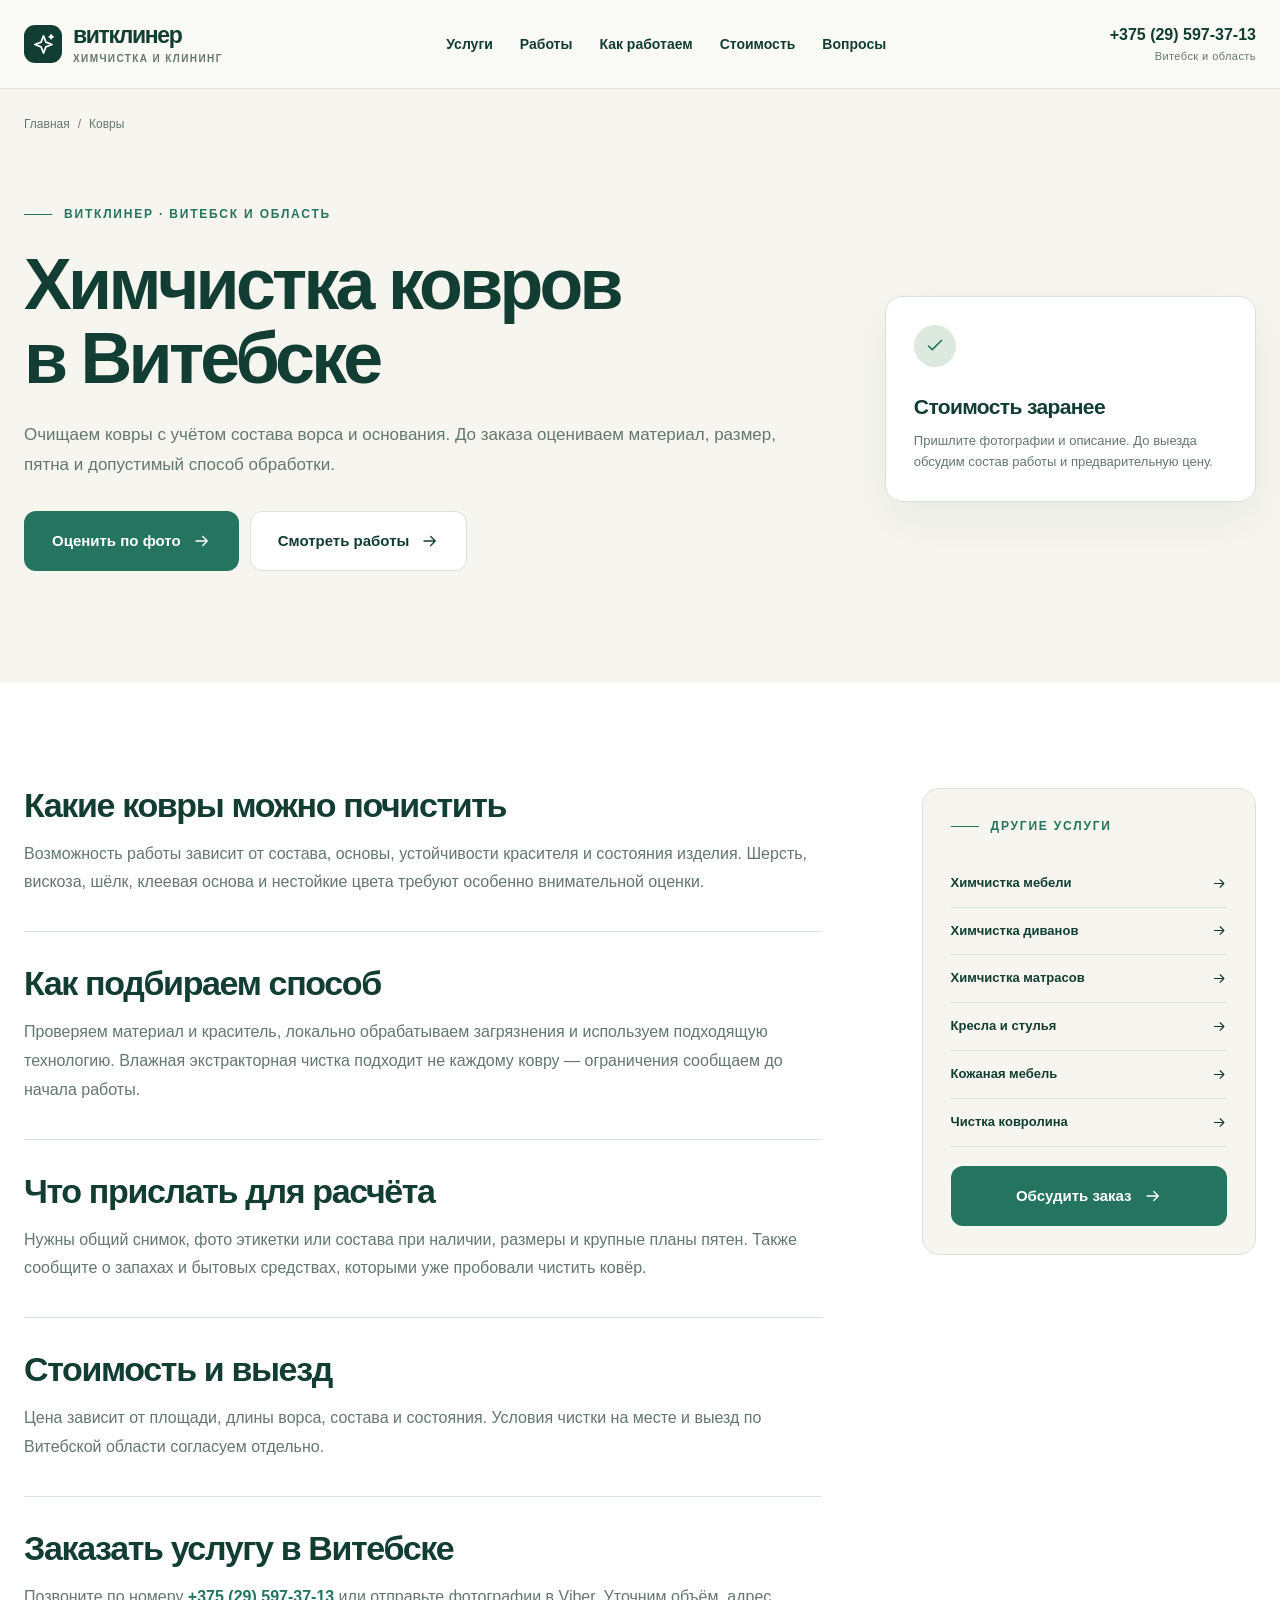
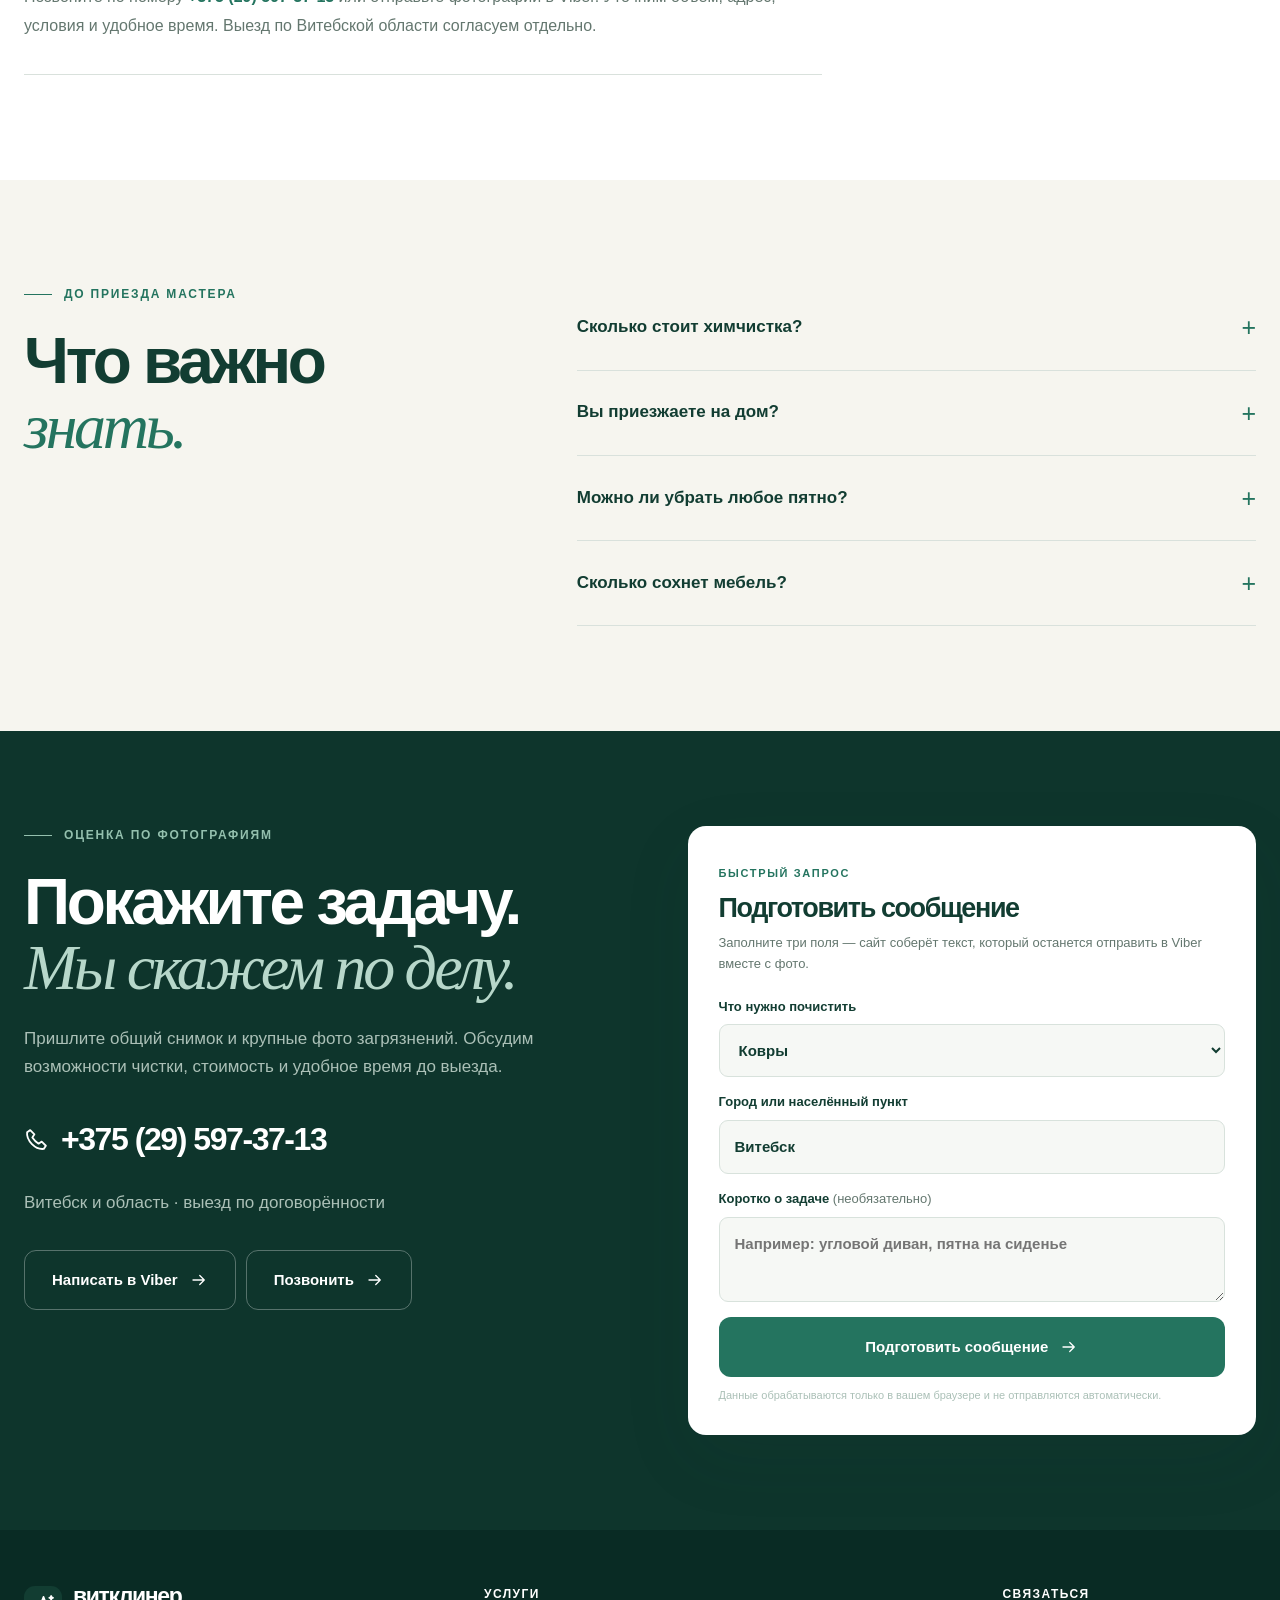
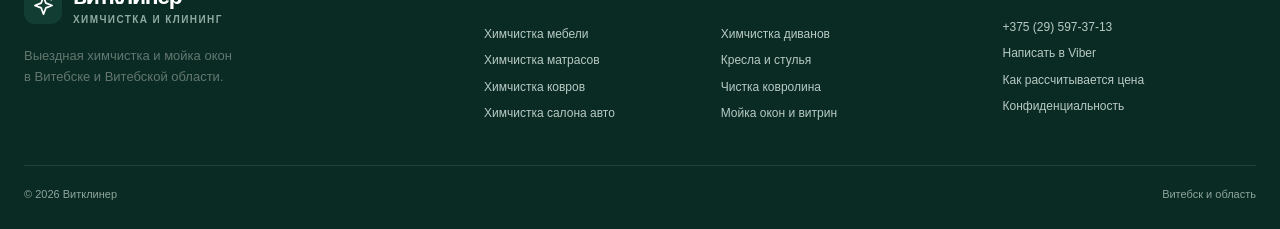
<file: himchistka-kovrov/index.html>
<!doctype html><html lang="ru"><head><meta charset="utf-8"><meta name="viewport" content="width=device-width,initial-scale=1"><title>Химчистка ковров в Витебске — Витклинер</title><meta name="description" content="Химчистка ковров в Витебске и области: оценка состава, ворса и загрязнений, подбор подходящего способа, расчёт стоимости по размеру и фото."><meta name="robots" content="index,follow,max-image-preview:large,max-snippet:-1,max-video-preview:-1"><meta name="theme-color" content="#123d32"><meta name="color-scheme" content="light"><meta name="geo.region" content="BY-VI"><meta name="geo.placename" content="Витебск"><link rel="canonical" href="https://www.vitcleaner.by/himchistka-kovrov/"><meta property="og:type" content="website"><meta property="og:locale" content="ru_RU"><meta property="og:site_name" content="Витклинер"><meta property="og:title" content="Химчистка ковров в Витебске — Витклинер"><meta property="og:description" content="Химчистка ковров в Витебске и области: оценка состава, ворса и загрязнений, подбор подходящего способа, расчёт стоимости по размеру и фото."><meta property="og:url" content="https://www.vitcleaner.by/himchistka-kovrov/"><meta property="og:image" content="https://www.vitcleaner.by/assets/og-cover.jpg"><meta property="og:image:width" content="1200"><meta property="og:image:height" content="630"><meta property="og:image:alt" content="Витклинер — химчистка и клининг в Витебске"><meta name="twitter:card" content="summary_large_image"><meta name="twitter:title" content="Химчистка ковров в Витебске — Витклинер"><meta name="twitter:description" content="Химчистка ковров в Витебске и области: оценка состава, ворса и загрязнений, подбор подходящего способа, расчёт стоимости по размеру и фото."><meta name="twitter:image" content="https://www.vitcleaner.by/assets/og-cover.jpg"><link rel="icon" href="../assets/logo.svg" type="image/svg+xml"><link rel="apple-touch-icon" href="../assets/apple-touch-icon.png"><link rel="stylesheet" href="../assets/site.css?v=20261021c"><script src="../assets/site.js" defer></script><script type="application/ld+json">{"@context": "https://schema.org", "@graph": [{"@type": "LocalBusiness", "@id": "https://www.vitcleaner.by/#company", "name": "Витклинер", "alternateName": "VITCLEANER", "url": "https://www.vitcleaner.by/", "telephone": "+375295973713", "logo": "https://www.vitcleaner.by/assets/logo.svg", "image": "https://www.vitcleaner.by/assets/og-cover.jpg", "priceRange": "₽₽", "areaServed": [{"@type": "City", "name": "Витебск"}, {"@type": "AdministrativeArea", "name": "Витебская область"}], "contactPoint": {"@type": "ContactPoint", "telephone": "+375295973713", "contactType": "customer service", "availableLanguage": "ru", "areaServed": "BY"}, "hasOfferCatalog": {"@type": "OfferCatalog", "name": "Услуги Витклинер", "itemListElement": [{"@type": "Offer", "itemOffered": {"@type": "Service", "name": "Химчистка мебели", "url": "https://www.vitcleaner.by/himchistka-mebeli/"}}, {"@type": "Offer", "itemOffered": {"@type": "Service", "name": "Химчистка диванов", "url": "https://www.vitcleaner.by/himchistka-divanov/"}}, {"@type": "Offer", "itemOffered": {"@type": "Service", "name": "Химчистка матрасов", "url": "https://www.vitcleaner.by/himchistka-matrasov/"}}, {"@type": "Offer", "itemOffered": {"@type": "Service", "name": "Кресла и стулья", "url": "https://www.vitcleaner.by/himchistka-kresel-stulev/"}}, {"@type": "Offer", "itemOffered": {"@type": "Service", "name": "Кожаная мебель", "url": "https://www.vitcleaner.by/himchistka-kozhanoy-mebeli/"}}, {"@type": "Offer", "itemOffered": {"@type": "Service", "name": "Химчистка ковров", "url": "https://www.vitcleaner.by/himchistka-kovrov/"}}, {"@type": "Offer", "itemOffered": {"@type": "Service", "name": "Чистка ковролина", "url": "https://www.vitcleaner.by/chistka-kovrolina/"}}, {"@type": "Offer", "itemOffered": {"@type": "Service", "name": "Химчистка салона авто", "url": "https://www.vitcleaner.by/himchistka-avto/"}}, {"@type": "Offer", "itemOffered": {"@type": "Service", "name": "Мойка окон и витрин", "url": "https://www.vitcleaner.by/moika-okon/"}}, {"@type": "Offer", "itemOffered": {"@type": "Service", "name": "Окна после ремонта", "url": "https://www.vitcleaner.by/moika-okon-posle-remonta/"}}]}}, {"@type": "WebSite", "@id": "https://www.vitcleaner.by/#website", "url": "https://www.vitcleaner.by/", "name": "Витклинер", "inLanguage": "ru", "publisher": {"@id": "https://www.vitcleaner.by/#company"}}, {"@type": "WebPage", "@id": "https://www.vitcleaner.by/himchistka-kovrov/#page", "url": "https://www.vitcleaner.by/himchistka-kovrov/", "name": "Химчистка ковров в Витебске — Витклинер", "description": "Химчистка ковров в Витебске и области: оценка состава, ворса и загрязнений, подбор подходящего способа, расчёт стоимости по размеру и фото.", "inLanguage": "ru", "isPartOf": {"@id": "https://www.vitcleaner.by/#website"}, "about": {"@id": "https://www.vitcleaner.by/#company"}, "dateModified": "2026-10-21"}, {"@type": "BreadcrumbList", "itemListElement": [{"@type": "ListItem", "position": 1, "name": "Главная", "item": "https://www.vitcleaner.by/"}, {"@type": "ListItem", "position": 2, "name": "Химчистка ковров в Витебске — Витклинер", "item": "https://www.vitcleaner.by/himchistka-kovrov/"}]}, {"@type": "Service", "@id": "https://www.vitcleaner.by/himchistka-kovrov/#service", "name": "Химчистка ковров в Витебске", "serviceType": "Ковры", "description": "Химчистка ковров в Витебске и области: оценка состава, ворса и загрязнений, подбор подходящего способа, расчёт стоимости по размеру и фото.", "provider": {"@id": "https://www.vitcleaner.by/#company"}, "areaServed": [{"@type": "City", "name": "Витебск"}, {"@type": "AdministrativeArea", "name": "Витебская область"}], "url": "https://www.vitcleaner.by/himchistka-kovrov/"}, {"@type": "FAQPage", "mainEntity": [{"@type": "Question", "name": "Сколько стоит химчистка?", "acceptedAnswer": {"@type": "Answer", "text": "Стоимость зависит от размера, материала и загрязнений. Пришлите в Viber общий снимок и фото пятен: обсудим объём и предварительную цену. Итоговую стоимость согласуем до начала работы."}}, {"@type": "Question", "name": "Вы приезжаете на дом?", "acceptedAnswer": {"@type": "Answer", "text": "Да, выезжаем по Витебску и Витебской области. Условия выезда за город, доступ к воде и электричеству уточняем при записи."}}, {"@type": "Question", "name": "Можно ли убрать любое пятно?", "acceptedAnswer": {"@type": "Answer", "text": "Не всегда. Результат зависит от происхождения и давности пятна, материала и предыдущих обработок. Выгорание, износ и повреждение красителя чистка не исправляет."}}, {"@type": "Question", "name": "Сколько сохнет мебель?", "acceptedAnswer": {"@type": "Answer", "text": "Время зависит от ткани, наполнителя, объёма влажной обработки, температуры и вентиляции. Ориентир мастер сообщит после оценки. Пользоваться мебелью стоит после полного высыхания."}}]}]}</script><!-- Yandex.Metrika counter -->
<script type="text/javascript">
    (function(m,e,t,r,i,k,a){
        m[i]=m[i]||function(){(m[i].a=m[i].a||[]).push(arguments)};
        m[i].l=1*new Date();
        for (var j = 0; j < document.scripts.length; j++) {if (document.scripts[j].src === r) { return; }}
        k=e.createElement(t),a=e.getElementsByTagName(t)[0],k.async=1,k.src=r,a.parentNode.insertBefore(k,a)
    })(window, document,'script','https://mc.yandex.ru/metrika/tag.js?id=113723408', 'ym');

    ym(113723408, 'init', {ssr:true, webvisor:true, clickmap:true, ecommerce:"dataLayer", referrer: document.referrer, url: location.href, accurateTrackBounce:true, trackLinks:true});
</script>
<!-- /Yandex.Metrika counter --></head><body><!-- Yandex.Metrika counter -->
<noscript><div><img src="https://mc.yandex.ru/watch/113723408" style="position:absolute; left:-9999px;" alt="" /></div></noscript>
<!-- /Yandex.Metrika counter --><a class="skip" href="#main">Перейти к содержанию</a><header class="header"><div class="wrap header-inner"><a class="logo" href="../" aria-label="Витклинер — главная"><span class="logo-mark"><svg viewBox="0 0 24 24" aria-hidden="true"><path d="m12 3 2.5 6.5L21 12l-6.5 2.5L12 21l-2.5-6.5L3 12l6.5-2.5L12 3Z"/><path d="m20 2 .6 1.4L22 4l-1.4.6L20 6l-.6-1.4L18 4l1.4-.6Z"/></svg></span><span>витклинер<small>ХИМЧИСТКА И КЛИНИНГ</small></span></a><nav class="nav" aria-label="Основное меню"><a href="../#directions">Услуги</a><a href="../#portfolio">Работы</a><a href="../#process">Как работаем</a><a href="../#prices">Стоимость</a><a href="../#faq">Вопросы</a></nav><a class="header-phone" href="tel:+375295973713"><span>+375 (29) 597-37-13</span><small>Витебск и область</small></a><button class="menu-toggle" type="button" aria-label="Открыть меню" aria-expanded="false" aria-controls="mobile-nav"><svg viewBox="0 0 24 24" aria-hidden="true"><path d="M4 7h16M4 12h16M4 17h16"/></svg></button></div><nav class="mobile-nav" id="mobile-nav" aria-label="Мобильное меню" hidden><a href="../#directions">Услуги</a><a href="../#portfolio">Работы</a><a href="../#process">Как работаем</a><a href="../#prices">Стоимость</a><a href="../#faq">Вопросы</a><a href="https://viber.click/375295973713" rel="noopener">Написать в Viber</a></nav></header><main id="main"><div class="wrap"><nav class="breadcrumb" aria-label="Хлебные крошки"><a href="../">Главная</a><span>/</span><span>Ковры</span></nav><section class="page-hero"><div><span class="eyebrow">Витклинер · Витебск и область</span><h1>Химчистка ковров в Витебске</h1><p>Очищаем ковры с учётом состава ворса и основания. До заказа оцениваем материал, размер, пятна и допустимый способ обработки.</p><div class="hero-actions"><a class="btn btn-primary" href="#contact" >Оценить по фото<svg viewBox="0 0 24 24" aria-hidden="true"><path d="M4 12h15m-6-6 6 6-6 6"/></svg></a><a class="btn btn-light" href="../#portfolio" >Смотреть работы<svg viewBox="0 0 24 24" aria-hidden="true"><path d="M4 12h15m-6-6 6 6-6 6"/></svg></a></div></div><div class="page-proof"><span><svg viewBox="0 0 24 24" aria-hidden="true"><path d="m5 12 4 4 10-10"/></svg></span><strong>Стоимость заранее</strong><p>Пришлите фотографии и описание. До выезда обсудим состав работы и предварительную цену.</p></div></section></div><section class="section section-white"><div class="wrap article-grid"><article class="article-content"><section><h2>Какие ковры можно почистить</h2><p>Возможность работы зависит от состава, основы, устойчивости красителя и состояния изделия. Шерсть, вискоза, шёлк, клеевая основа и нестойкие цвета требуют особенно внимательной оценки.</p></section><section><h2>Как подбираем способ</h2><p>Проверяем материал и краситель, локально обрабатываем загрязнения и используем подходящую технологию. Влажная экстракторная чистка подходит не каждому ковру — ограничения сообщаем до начала работы.</p></section><section><h2>Что прислать для расчёта</h2><p>Нужны общий снимок, фото этикетки или состава при наличии, размеры и крупные планы пятен. Также сообщите о запахах и бытовых средствах, которыми уже пробовали чистить ковёр.</p></section><section><h2>Стоимость и выезд</h2><p>Цена зависит от площади, длины ворса, состава и состояния. Условия чистки на месте и выезд по Витебской области согласуем отдельно.</p></section><section><h2>Заказать услугу в Витебске</h2><p>Позвоните по номеру <a class="text-link" href="tel:+375295973713">+375 (29) 597-37-13</a> или отправьте фотографии в Viber. Уточним объём, адрес, условия и удобное время. Выезд по Витебской области согласуем отдельно.</p></section></article><aside class="aside-box"><span class="eyebrow">Другие услуги</span><nav aria-label="Другие услуги"><a href="../himchistka-mebeli/">Химчистка мебели<svg viewBox="0 0 24 24" aria-hidden="true"><path d="M4 12h15m-6-6 6 6-6 6"/></svg></a><a href="../himchistka-divanov/">Химчистка диванов<svg viewBox="0 0 24 24" aria-hidden="true"><path d="M4 12h15m-6-6 6 6-6 6"/></svg></a><a href="../himchistka-matrasov/">Химчистка матрасов<svg viewBox="0 0 24 24" aria-hidden="true"><path d="M4 12h15m-6-6 6 6-6 6"/></svg></a><a href="../himchistka-kresel-stulev/">Кресла и стулья<svg viewBox="0 0 24 24" aria-hidden="true"><path d="M4 12h15m-6-6 6 6-6 6"/></svg></a><a href="../himchistka-kozhanoy-mebeli/">Кожаная мебель<svg viewBox="0 0 24 24" aria-hidden="true"><path d="M4 12h15m-6-6 6 6-6 6"/></svg></a><a href="../chistka-kovrolina/">Чистка ковролина<svg viewBox="0 0 24 24" aria-hidden="true"><path d="M4 12h15m-6-6 6 6-6 6"/></svg></a></nav><a class="btn btn-primary" href="#contact">Обсудить заказ<svg viewBox="0 0 24 24" aria-hidden="true"><path d="M4 12h15m-6-6 6 6-6 6"/></svg></a></aside></div></section><section class="section service-faq"><div class="wrap faq-grid"><div class="faq-copy"><span class="eyebrow">До приезда мастера</span><h2>Что важно<br><em>знать.</em></h2></div><div class="faq-list"><details><summary>Сколько стоит химчистка?</summary><p>Стоимость зависит от размера, материала и загрязнений. Пришлите в Viber общий снимок и фото пятен: обсудим объём и предварительную цену. Итоговую стоимость согласуем до начала работы.</p></details><details><summary>Вы приезжаете на дом?</summary><p>Да, выезжаем по Витебску и Витебской области. Условия выезда за город, доступ к воде и электричеству уточняем при записи.</p></details><details><summary>Можно ли убрать любое пятно?</summary><p>Не всегда. Результат зависит от происхождения и давности пятна, материала и предыдущих обработок. Выгорание, износ и повреждение красителя чистка не исправляет.</p></details><details><summary>Сколько сохнет мебель?</summary><p>Время зависит от ткани, наполнителя, объёма влажной обработки, температуры и вентиляции. Ориентир мастер сообщит после оценки. Пользоваться мебелью стоит после полного высыхания.</p></details></div></div></section><section id="contact" class="contact-section"><div class="wrap contact-grid"><div class="contact-copy"><span class="eyebrow">Оценка по фотографиям</span><h2>Покажите задачу.<br><em>Мы скажем по делу.</em></h2><p>Пришлите общий снимок и крупные фото загрязнений. Обсудим возможности чистки, стоимость и удобное время до выезда.</p><a class="contact-phone" href="tel:+375295973713"><svg viewBox="0 0 24 24" aria-hidden="true"><path d="m6 3 4 4-2 3c2 3 3 4 6 6l3-2 4 4-2 3C11 22 2 13 3 5l3-2Z"/></svg>+375 (29) 597-37-13</a><p class="contact-subnote">Витебск и область · выезд по договорённости</p><div class="contact-direct"><a class="btn btn-outline" href="https://viber.click/375295973713" rel="noopener">Написать в Viber<svg viewBox="0 0 24 24" aria-hidden="true"><path d="M4 12h15m-6-6 6 6-6 6"/></svg></a><a class="btn btn-outline" href="tel:+375295973713" >Позвонить<svg viewBox="0 0 24 24" aria-hidden="true"><path d="M4 12h15m-6-6 6 6-6 6"/></svg></a></div></div><div class="contact-form"><span class="form-kicker">Быстрый запрос</span><h3>Подготовить сообщение</h3><p>Заполните три поля — сайт соберёт текст, который останется отправить в Viber вместе с фото.</p><form id="request-form"><label class="field" for="service">Что нужно почистить<select id="service" name="service"><option>Мягкая мебель</option><option>Диваны</option><option>Матрасы</option><option>Кресла и стулья</option><option>Кожаная мебель</option><option selected>Ковры</option><option>Ковролин</option><option>Салон автомобиля</option><option>Окна и витрины</option><option>Окна после ремонта</option><option>Несколько услуг / другое</option></select></label><label class="field" for="location">Город или населённый пункт<input id="location" name="location" value="Витебск" required maxlength="100" autocomplete="address-level2"></label><label class="field" for="details">Коротко о задаче <span>(необязательно)</span><textarea id="details" name="details" maxlength="1000" placeholder="Например: угловой диван, пятна на сиденье"></textarea></label><button class="btn btn-primary" type="submit">Подготовить сообщение<svg viewBox="0 0 24 24" aria-hidden="true"><path d="M4 12h15m-6-6 6 6-6 6"/></svg></button><p class="form-note">Данные обрабатываются только в вашем браузере и не отправляются автоматически.</p></form><div class="request-result" id="request-result" hidden aria-live="polite"><h4>Сообщение готово</h4><div class="request-preview" id="request-preview"></div><button class="btn copy-btn" id="copy-request" type="button">Скопировать текст</button><a class="btn btn-primary" href="https://viber.click/375295973713" rel="noopener">Открыть Viber<svg viewBox="0 0 24 24" aria-hidden="true"><path d="M4 12h15m-6-6 6 6-6 6"/></svg></a><p id="copy-status">Вставьте текст в чат и приложите фотографии.</p></div><noscript><p class="form-note">Включите JavaScript или сразу позвоните / напишите в Viber.</p></noscript></div></div></section></main><footer class="footer"><div class="wrap footer-grid"><div><a class="logo" href="../" aria-label="Витклинер — главная"><span class="logo-mark"><svg viewBox="0 0 24 24" aria-hidden="true"><path d="m12 3 2.5 6.5L21 12l-6.5 2.5L12 21l-2.5-6.5L3 12l6.5-2.5L12 3Z"/><path d="m20 2 .6 1.4L22 4l-1.4.6L20 6l-.6-1.4L18 4l1.4-.6Z"/></svg></span><span>витклинер<small>ХИМЧИСТКА И КЛИНИНГ</small></span></a><p>Выездная химчистка и мойка окон<br>в Витебске и Витебской области.</p></div><nav class="footer-services" aria-label="Услуги"><strong>Услуги</strong><a href="../himchistka-mebeli/">Химчистка мебели</a><a href="../himchistka-divanov/">Химчистка диванов</a><a href="../himchistka-matrasov/">Химчистка матрасов</a><a href="../himchistka-kresel-stulev/">Кресла и стулья</a><a href="../himchistka-kovrov/">Химчистка ковров</a><a href="../chistka-kovrolina/">Чистка ковролина</a><a href="../himchistka-avto/">Химчистка салона авто</a><a href="../moika-okon/">Мойка окон и витрин</a></nav><div class="footer-contact"><strong>Связаться</strong><a href="tel:+375295973713">+375 (29) 597-37-13</a><a href="https://viber.click/375295973713" rel="noopener">Написать в Viber</a><a href="../stoimost/">Как рассчитывается цена</a><a href="../privacy/">Конфиденциальность</a></div></div><div class="wrap footer-bottom"><span>© 2026 Витклинер</span><span>Витебск и область</span></div></footer><div class="mobile-bar" aria-label="Быстрая связь"><a class="btn btn-light" href="tel:+375295973713"><svg viewBox="0 0 24 24" aria-hidden="true"><path d="m6 3 4 4-2 3c2 3 3 4 6 6l3-2 4 4-2 3C11 22 2 13 3 5l3-2Z"/></svg>Позвонить</a><a class="btn btn-primary" href="../#contact">Оценка по фото<svg viewBox="0 0 24 24" aria-hidden="true"><path d="M4 12h15m-6-6 6 6-6 6"/></svg></a></div></body></html>
</file>
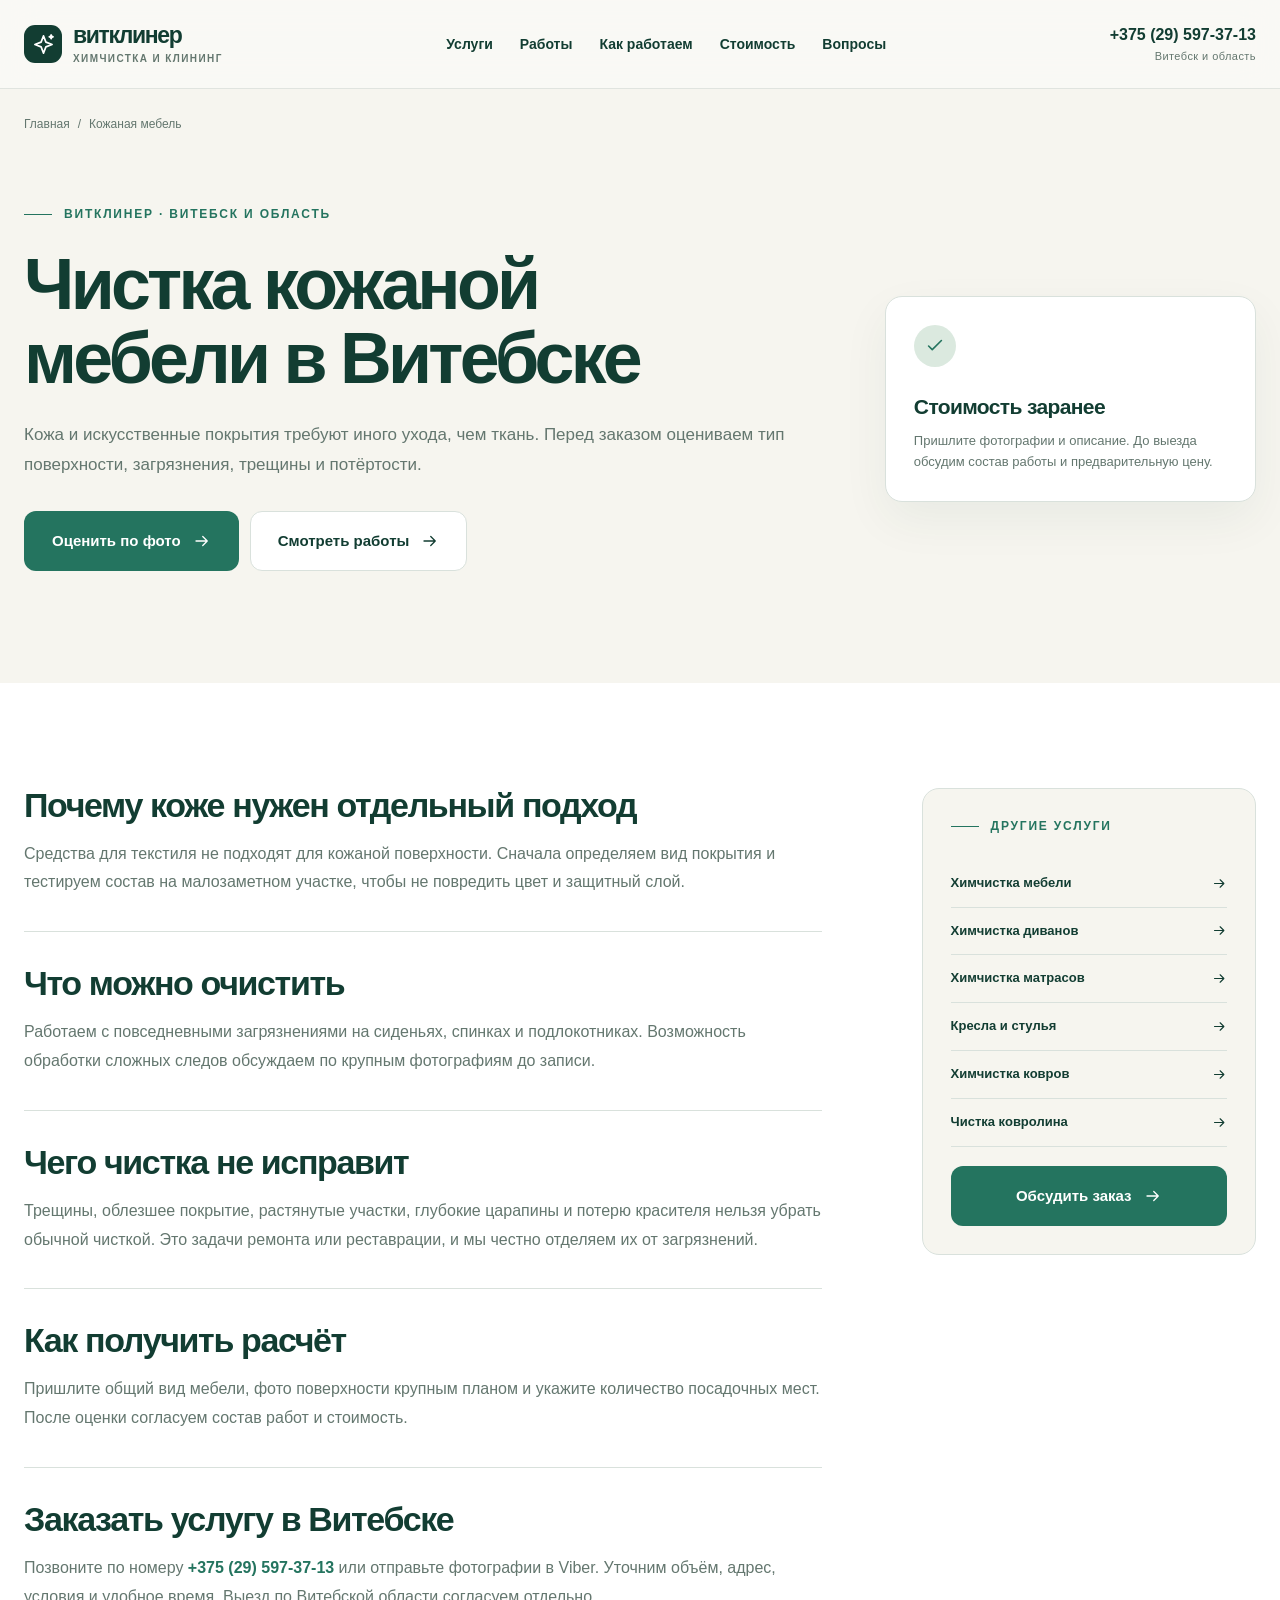
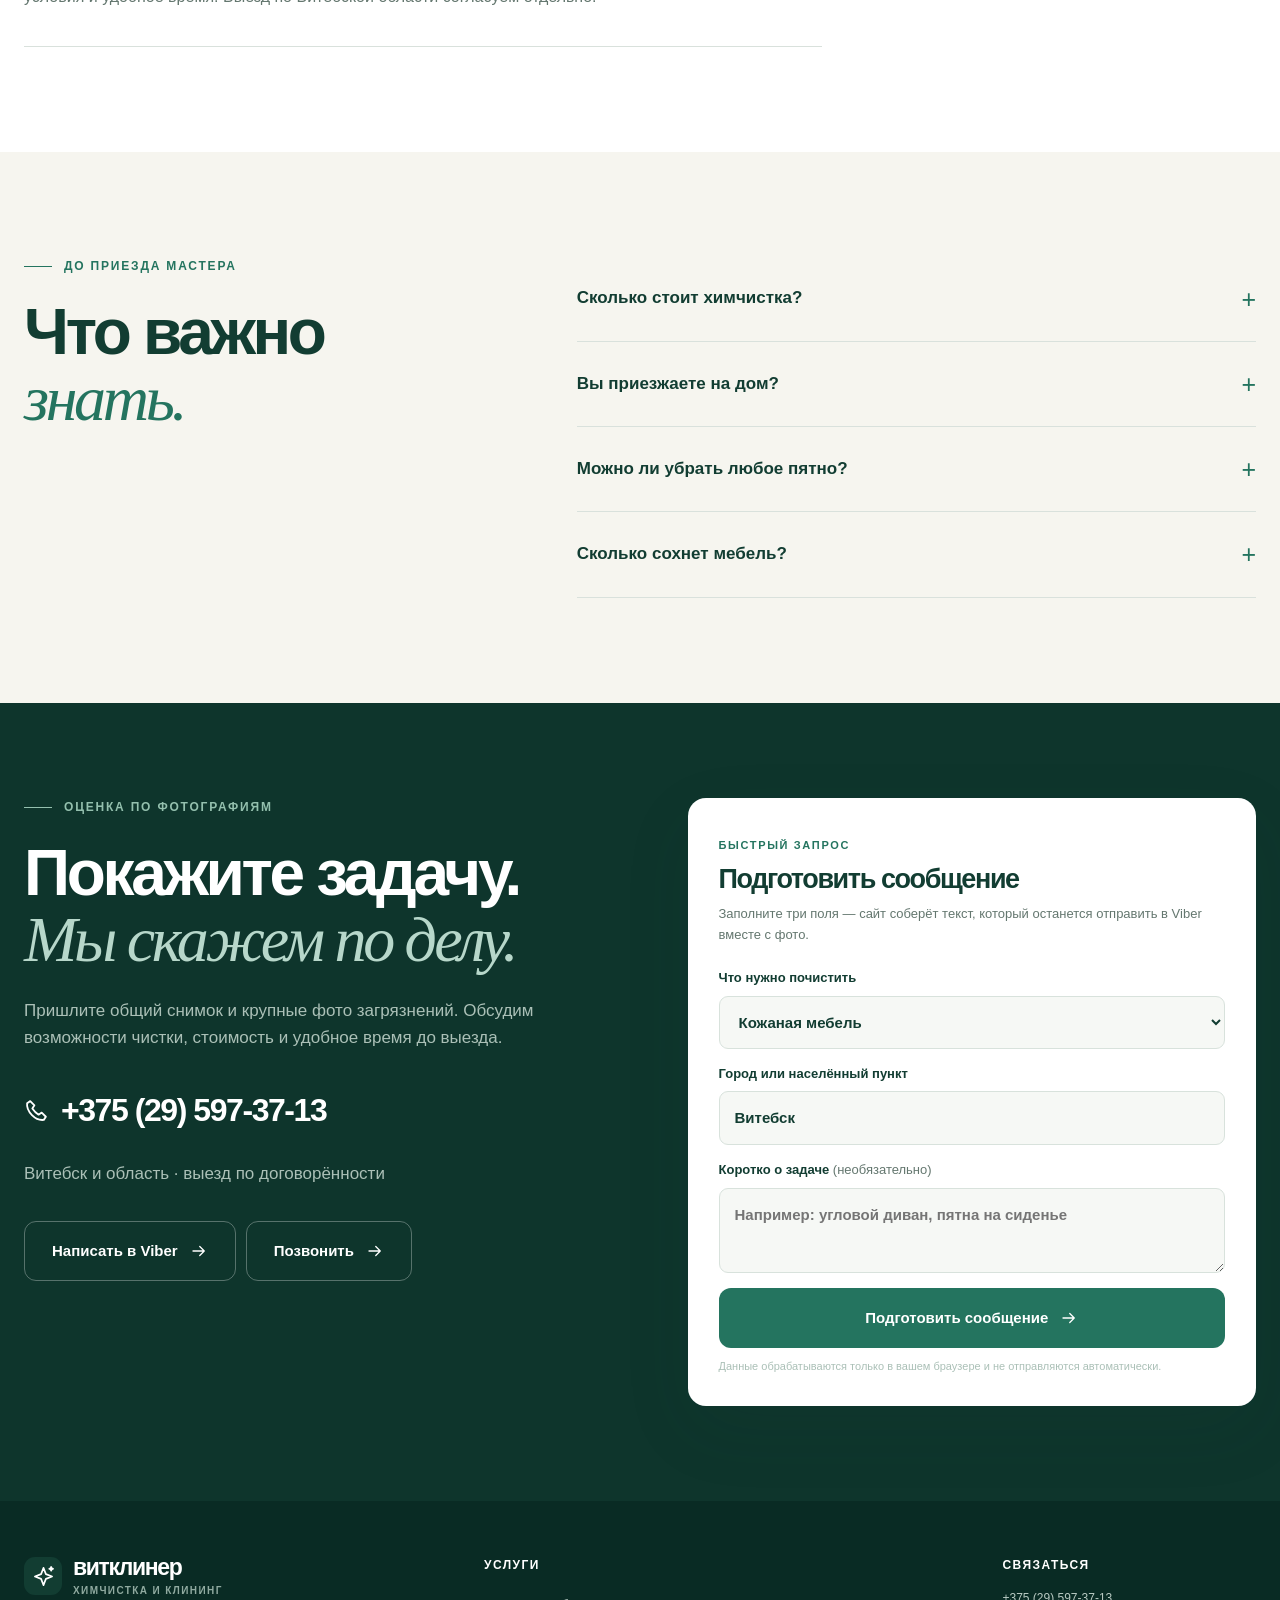
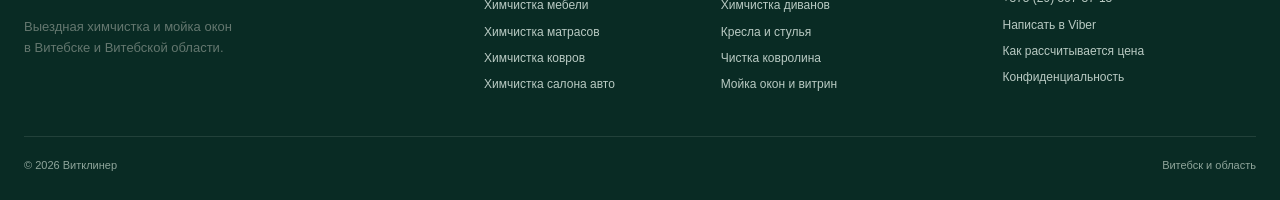
<file: himchistka-kozhanoy-mebeli/index.html>
<!doctype html><html lang="ru"><head><meta charset="utf-8"><meta name="viewport" content="width=device-width,initial-scale=1"><title>Чистка кожаной мебели в Витебске — Витклинер</title><meta name="description" content="Профессиональная чистка кожаных диванов и кресел в Витебске. Оценка типа покрытия и состояния по фото, бережный уход без обещаний ремонта повреждений."><meta name="robots" content="index,follow,max-image-preview:large,max-snippet:-1,max-video-preview:-1"><meta name="theme-color" content="#123d32"><meta name="color-scheme" content="light"><meta name="geo.region" content="BY-VI"><meta name="geo.placename" content="Витебск"><link rel="canonical" href="https://www.vitcleaner.by/himchistka-kozhanoy-mebeli/"><meta property="og:type" content="website"><meta property="og:locale" content="ru_RU"><meta property="og:site_name" content="Витклинер"><meta property="og:title" content="Чистка кожаной мебели в Витебске — Витклинер"><meta property="og:description" content="Профессиональная чистка кожаных диванов и кресел в Витебске. Оценка типа покрытия и состояния по фото, бережный уход без обещаний ремонта повреждений."><meta property="og:url" content="https://www.vitcleaner.by/himchistka-kozhanoy-mebeli/"><meta property="og:image" content="https://www.vitcleaner.by/assets/og-cover.jpg"><meta property="og:image:width" content="1200"><meta property="og:image:height" content="630"><meta property="og:image:alt" content="Витклинер — химчистка и клининг в Витебске"><meta name="twitter:card" content="summary_large_image"><meta name="twitter:title" content="Чистка кожаной мебели в Витебске — Витклинер"><meta name="twitter:description" content="Профессиональная чистка кожаных диванов и кресел в Витебске. Оценка типа покрытия и состояния по фото, бережный уход без обещаний ремонта повреждений."><meta name="twitter:image" content="https://www.vitcleaner.by/assets/og-cover.jpg"><link rel="icon" href="../assets/logo.svg" type="image/svg+xml"><link rel="apple-touch-icon" href="../assets/apple-touch-icon.png"><link rel="stylesheet" href="../assets/site.css?v=20261021c"><script src="../assets/site.js" defer></script><script type="application/ld+json">{"@context": "https://schema.org", "@graph": [{"@type": "LocalBusiness", "@id": "https://www.vitcleaner.by/#company", "name": "Витклинер", "alternateName": "VITCLEANER", "url": "https://www.vitcleaner.by/", "telephone": "+375295973713", "logo": "https://www.vitcleaner.by/assets/logo.svg", "image": "https://www.vitcleaner.by/assets/og-cover.jpg", "priceRange": "₽₽", "areaServed": [{"@type": "City", "name": "Витебск"}, {"@type": "AdministrativeArea", "name": "Витебская область"}], "contactPoint": {"@type": "ContactPoint", "telephone": "+375295973713", "contactType": "customer service", "availableLanguage": "ru", "areaServed": "BY"}, "hasOfferCatalog": {"@type": "OfferCatalog", "name": "Услуги Витклинер", "itemListElement": [{"@type": "Offer", "itemOffered": {"@type": "Service", "name": "Химчистка мебели", "url": "https://www.vitcleaner.by/himchistka-mebeli/"}}, {"@type": "Offer", "itemOffered": {"@type": "Service", "name": "Химчистка диванов", "url": "https://www.vitcleaner.by/himchistka-divanov/"}}, {"@type": "Offer", "itemOffered": {"@type": "Service", "name": "Химчистка матрасов", "url": "https://www.vitcleaner.by/himchistka-matrasov/"}}, {"@type": "Offer", "itemOffered": {"@type": "Service", "name": "Кресла и стулья", "url": "https://www.vitcleaner.by/himchistka-kresel-stulev/"}}, {"@type": "Offer", "itemOffered": {"@type": "Service", "name": "Кожаная мебель", "url": "https://www.vitcleaner.by/himchistka-kozhanoy-mebeli/"}}, {"@type": "Offer", "itemOffered": {"@type": "Service", "name": "Химчистка ковров", "url": "https://www.vitcleaner.by/himchistka-kovrov/"}}, {"@type": "Offer", "itemOffered": {"@type": "Service", "name": "Чистка ковролина", "url": "https://www.vitcleaner.by/chistka-kovrolina/"}}, {"@type": "Offer", "itemOffered": {"@type": "Service", "name": "Химчистка салона авто", "url": "https://www.vitcleaner.by/himchistka-avto/"}}, {"@type": "Offer", "itemOffered": {"@type": "Service", "name": "Мойка окон и витрин", "url": "https://www.vitcleaner.by/moika-okon/"}}, {"@type": "Offer", "itemOffered": {"@type": "Service", "name": "Окна после ремонта", "url": "https://www.vitcleaner.by/moika-okon-posle-remonta/"}}]}}, {"@type": "WebSite", "@id": "https://www.vitcleaner.by/#website", "url": "https://www.vitcleaner.by/", "name": "Витклинер", "inLanguage": "ru", "publisher": {"@id": "https://www.vitcleaner.by/#company"}}, {"@type": "WebPage", "@id": "https://www.vitcleaner.by/himchistka-kozhanoy-mebeli/#page", "url": "https://www.vitcleaner.by/himchistka-kozhanoy-mebeli/", "name": "Чистка кожаной мебели в Витебске — Витклинер", "description": "Профессиональная чистка кожаных диванов и кресел в Витебске. Оценка типа покрытия и состояния по фото, бережный уход без обещаний ремонта повреждений.", "inLanguage": "ru", "isPartOf": {"@id": "https://www.vitcleaner.by/#website"}, "about": {"@id": "https://www.vitcleaner.by/#company"}, "dateModified": "2026-10-21"}, {"@type": "BreadcrumbList", "itemListElement": [{"@type": "ListItem", "position": 1, "name": "Главная", "item": "https://www.vitcleaner.by/"}, {"@type": "ListItem", "position": 2, "name": "Чистка кожаной мебели в Витебске — Витклинер", "item": "https://www.vitcleaner.by/himchistka-kozhanoy-mebeli/"}]}, {"@type": "Service", "@id": "https://www.vitcleaner.by/himchistka-kozhanoy-mebeli/#service", "name": "Чистка кожаной мебели в Витебске", "serviceType": "Кожаная мебель", "description": "Профессиональная чистка кожаных диванов и кресел в Витебске. Оценка типа покрытия и состояния по фото, бережный уход без обещаний ремонта повреждений.", "provider": {"@id": "https://www.vitcleaner.by/#company"}, "areaServed": [{"@type": "City", "name": "Витебск"}, {"@type": "AdministrativeArea", "name": "Витебская область"}], "url": "https://www.vitcleaner.by/himchistka-kozhanoy-mebeli/"}, {"@type": "FAQPage", "mainEntity": [{"@type": "Question", "name": "Сколько стоит химчистка?", "acceptedAnswer": {"@type": "Answer", "text": "Стоимость зависит от размера, материала и загрязнений. Пришлите в Viber общий снимок и фото пятен: обсудим объём и предварительную цену. Итоговую стоимость согласуем до начала работы."}}, {"@type": "Question", "name": "Вы приезжаете на дом?", "acceptedAnswer": {"@type": "Answer", "text": "Да, выезжаем по Витебску и Витебской области. Условия выезда за город, доступ к воде и электричеству уточняем при записи."}}, {"@type": "Question", "name": "Можно ли убрать любое пятно?", "acceptedAnswer": {"@type": "Answer", "text": "Не всегда. Результат зависит от происхождения и давности пятна, материала и предыдущих обработок. Выгорание, износ и повреждение красителя чистка не исправляет."}}, {"@type": "Question", "name": "Сколько сохнет мебель?", "acceptedAnswer": {"@type": "Answer", "text": "Время зависит от ткани, наполнителя, объёма влажной обработки, температуры и вентиляции. Ориентир мастер сообщит после оценки. Пользоваться мебелью стоит после полного высыхания."}}]}]}</script><!-- Yandex.Metrika counter -->
<script type="text/javascript">
    (function(m,e,t,r,i,k,a){
        m[i]=m[i]||function(){(m[i].a=m[i].a||[]).push(arguments)};
        m[i].l=1*new Date();
        for (var j = 0; j < document.scripts.length; j++) {if (document.scripts[j].src === r) { return; }}
        k=e.createElement(t),a=e.getElementsByTagName(t)[0],k.async=1,k.src=r,a.parentNode.insertBefore(k,a)
    })(window, document,'script','https://mc.yandex.ru/metrika/tag.js?id=113723408', 'ym');

    ym(113723408, 'init', {ssr:true, webvisor:true, clickmap:true, ecommerce:"dataLayer", referrer: document.referrer, url: location.href, accurateTrackBounce:true, trackLinks:true});
</script>
<!-- /Yandex.Metrika counter --></head><body><!-- Yandex.Metrika counter -->
<noscript><div><img src="https://mc.yandex.ru/watch/113723408" style="position:absolute; left:-9999px;" alt="" /></div></noscript>
<!-- /Yandex.Metrika counter --><a class="skip" href="#main">Перейти к содержанию</a><header class="header"><div class="wrap header-inner"><a class="logo" href="../" aria-label="Витклинер — главная"><span class="logo-mark"><svg viewBox="0 0 24 24" aria-hidden="true"><path d="m12 3 2.5 6.5L21 12l-6.5 2.5L12 21l-2.5-6.5L3 12l6.5-2.5L12 3Z"/><path d="m20 2 .6 1.4L22 4l-1.4.6L20 6l-.6-1.4L18 4l1.4-.6Z"/></svg></span><span>витклинер<small>ХИМЧИСТКА И КЛИНИНГ</small></span></a><nav class="nav" aria-label="Основное меню"><a href="../#directions">Услуги</a><a href="../#portfolio">Работы</a><a href="../#process">Как работаем</a><a href="../#prices">Стоимость</a><a href="../#faq">Вопросы</a></nav><a class="header-phone" href="tel:+375295973713"><span>+375 (29) 597-37-13</span><small>Витебск и область</small></a><button class="menu-toggle" type="button" aria-label="Открыть меню" aria-expanded="false" aria-controls="mobile-nav"><svg viewBox="0 0 24 24" aria-hidden="true"><path d="M4 7h16M4 12h16M4 17h16"/></svg></button></div><nav class="mobile-nav" id="mobile-nav" aria-label="Мобильное меню" hidden><a href="../#directions">Услуги</a><a href="../#portfolio">Работы</a><a href="../#process">Как работаем</a><a href="../#prices">Стоимость</a><a href="../#faq">Вопросы</a><a href="https://viber.click/375295973713" rel="noopener">Написать в Viber</a></nav></header><main id="main"><div class="wrap"><nav class="breadcrumb" aria-label="Хлебные крошки"><a href="../">Главная</a><span>/</span><span>Кожаная мебель</span></nav><section class="page-hero"><div><span class="eyebrow">Витклинер · Витебск и область</span><h1>Чистка кожаной мебели в Витебске</h1><p>Кожа и искусственные покрытия требуют иного ухода, чем ткань. Перед заказом оцениваем тип поверхности, загрязнения, трещины и потёртости.</p><div class="hero-actions"><a class="btn btn-primary" href="#contact" >Оценить по фото<svg viewBox="0 0 24 24" aria-hidden="true"><path d="M4 12h15m-6-6 6 6-6 6"/></svg></a><a class="btn btn-light" href="../#portfolio" >Смотреть работы<svg viewBox="0 0 24 24" aria-hidden="true"><path d="M4 12h15m-6-6 6 6-6 6"/></svg></a></div></div><div class="page-proof"><span><svg viewBox="0 0 24 24" aria-hidden="true"><path d="m5 12 4 4 10-10"/></svg></span><strong>Стоимость заранее</strong><p>Пришлите фотографии и описание. До выезда обсудим состав работы и предварительную цену.</p></div></section></div><section class="section section-white"><div class="wrap article-grid"><article class="article-content"><section><h2>Почему коже нужен отдельный подход</h2><p>Средства для текстиля не подходят для кожаной поверхности. Сначала определяем вид покрытия и тестируем состав на малозаметном участке, чтобы не повредить цвет и защитный слой.</p></section><section><h2>Что можно очистить</h2><p>Работаем с повседневными загрязнениями на сиденьях, спинках и подлокотниках. Возможность обработки сложных следов обсуждаем по крупным фотографиям до записи.</p></section><section><h2>Чего чистка не исправит</h2><p>Трещины, облезшее покрытие, растянутые участки, глубокие царапины и потерю красителя нельзя убрать обычной чисткой. Это задачи ремонта или реставрации, и мы честно отделяем их от загрязнений.</p></section><section><h2>Как получить расчёт</h2><p>Пришлите общий вид мебели, фото поверхности крупным планом и укажите количество посадочных мест. После оценки согласуем состав работ и стоимость.</p></section><section><h2>Заказать услугу в Витебске</h2><p>Позвоните по номеру <a class="text-link" href="tel:+375295973713">+375 (29) 597-37-13</a> или отправьте фотографии в Viber. Уточним объём, адрес, условия и удобное время. Выезд по Витебской области согласуем отдельно.</p></section></article><aside class="aside-box"><span class="eyebrow">Другие услуги</span><nav aria-label="Другие услуги"><a href="../himchistka-mebeli/">Химчистка мебели<svg viewBox="0 0 24 24" aria-hidden="true"><path d="M4 12h15m-6-6 6 6-6 6"/></svg></a><a href="../himchistka-divanov/">Химчистка диванов<svg viewBox="0 0 24 24" aria-hidden="true"><path d="M4 12h15m-6-6 6 6-6 6"/></svg></a><a href="../himchistka-matrasov/">Химчистка матрасов<svg viewBox="0 0 24 24" aria-hidden="true"><path d="M4 12h15m-6-6 6 6-6 6"/></svg></a><a href="../himchistka-kresel-stulev/">Кресла и стулья<svg viewBox="0 0 24 24" aria-hidden="true"><path d="M4 12h15m-6-6 6 6-6 6"/></svg></a><a href="../himchistka-kovrov/">Химчистка ковров<svg viewBox="0 0 24 24" aria-hidden="true"><path d="M4 12h15m-6-6 6 6-6 6"/></svg></a><a href="../chistka-kovrolina/">Чистка ковролина<svg viewBox="0 0 24 24" aria-hidden="true"><path d="M4 12h15m-6-6 6 6-6 6"/></svg></a></nav><a class="btn btn-primary" href="#contact">Обсудить заказ<svg viewBox="0 0 24 24" aria-hidden="true"><path d="M4 12h15m-6-6 6 6-6 6"/></svg></a></aside></div></section><section class="section service-faq"><div class="wrap faq-grid"><div class="faq-copy"><span class="eyebrow">До приезда мастера</span><h2>Что важно<br><em>знать.</em></h2></div><div class="faq-list"><details><summary>Сколько стоит химчистка?</summary><p>Стоимость зависит от размера, материала и загрязнений. Пришлите в Viber общий снимок и фото пятен: обсудим объём и предварительную цену. Итоговую стоимость согласуем до начала работы.</p></details><details><summary>Вы приезжаете на дом?</summary><p>Да, выезжаем по Витебску и Витебской области. Условия выезда за город, доступ к воде и электричеству уточняем при записи.</p></details><details><summary>Можно ли убрать любое пятно?</summary><p>Не всегда. Результат зависит от происхождения и давности пятна, материала и предыдущих обработок. Выгорание, износ и повреждение красителя чистка не исправляет.</p></details><details><summary>Сколько сохнет мебель?</summary><p>Время зависит от ткани, наполнителя, объёма влажной обработки, температуры и вентиляции. Ориентир мастер сообщит после оценки. Пользоваться мебелью стоит после полного высыхания.</p></details></div></div></section><section id="contact" class="contact-section"><div class="wrap contact-grid"><div class="contact-copy"><span class="eyebrow">Оценка по фотографиям</span><h2>Покажите задачу.<br><em>Мы скажем по делу.</em></h2><p>Пришлите общий снимок и крупные фото загрязнений. Обсудим возможности чистки, стоимость и удобное время до выезда.</p><a class="contact-phone" href="tel:+375295973713"><svg viewBox="0 0 24 24" aria-hidden="true"><path d="m6 3 4 4-2 3c2 3 3 4 6 6l3-2 4 4-2 3C11 22 2 13 3 5l3-2Z"/></svg>+375 (29) 597-37-13</a><p class="contact-subnote">Витебск и область · выезд по договорённости</p><div class="contact-direct"><a class="btn btn-outline" href="https://viber.click/375295973713" rel="noopener">Написать в Viber<svg viewBox="0 0 24 24" aria-hidden="true"><path d="M4 12h15m-6-6 6 6-6 6"/></svg></a><a class="btn btn-outline" href="tel:+375295973713" >Позвонить<svg viewBox="0 0 24 24" aria-hidden="true"><path d="M4 12h15m-6-6 6 6-6 6"/></svg></a></div></div><div class="contact-form"><span class="form-kicker">Быстрый запрос</span><h3>Подготовить сообщение</h3><p>Заполните три поля — сайт соберёт текст, который останется отправить в Viber вместе с фото.</p><form id="request-form"><label class="field" for="service">Что нужно почистить<select id="service" name="service"><option>Мягкая мебель</option><option>Диваны</option><option>Матрасы</option><option>Кресла и стулья</option><option selected>Кожаная мебель</option><option>Ковры</option><option>Ковролин</option><option>Салон автомобиля</option><option>Окна и витрины</option><option>Окна после ремонта</option><option>Несколько услуг / другое</option></select></label><label class="field" for="location">Город или населённый пункт<input id="location" name="location" value="Витебск" required maxlength="100" autocomplete="address-level2"></label><label class="field" for="details">Коротко о задаче <span>(необязательно)</span><textarea id="details" name="details" maxlength="1000" placeholder="Например: угловой диван, пятна на сиденье"></textarea></label><button class="btn btn-primary" type="submit">Подготовить сообщение<svg viewBox="0 0 24 24" aria-hidden="true"><path d="M4 12h15m-6-6 6 6-6 6"/></svg></button><p class="form-note">Данные обрабатываются только в вашем браузере и не отправляются автоматически.</p></form><div class="request-result" id="request-result" hidden aria-live="polite"><h4>Сообщение готово</h4><div class="request-preview" id="request-preview"></div><button class="btn copy-btn" id="copy-request" type="button">Скопировать текст</button><a class="btn btn-primary" href="https://viber.click/375295973713" rel="noopener">Открыть Viber<svg viewBox="0 0 24 24" aria-hidden="true"><path d="M4 12h15m-6-6 6 6-6 6"/></svg></a><p id="copy-status">Вставьте текст в чат и приложите фотографии.</p></div><noscript><p class="form-note">Включите JavaScript или сразу позвоните / напишите в Viber.</p></noscript></div></div></section></main><footer class="footer"><div class="wrap footer-grid"><div><a class="logo" href="../" aria-label="Витклинер — главная"><span class="logo-mark"><svg viewBox="0 0 24 24" aria-hidden="true"><path d="m12 3 2.5 6.5L21 12l-6.5 2.5L12 21l-2.5-6.5L3 12l6.5-2.5L12 3Z"/><path d="m20 2 .6 1.4L22 4l-1.4.6L20 6l-.6-1.4L18 4l1.4-.6Z"/></svg></span><span>витклинер<small>ХИМЧИСТКА И КЛИНИНГ</small></span></a><p>Выездная химчистка и мойка окон<br>в Витебске и Витебской области.</p></div><nav class="footer-services" aria-label="Услуги"><strong>Услуги</strong><a href="../himchistka-mebeli/">Химчистка мебели</a><a href="../himchistka-divanov/">Химчистка диванов</a><a href="../himchistka-matrasov/">Химчистка матрасов</a><a href="../himchistka-kresel-stulev/">Кресла и стулья</a><a href="../himchistka-kovrov/">Химчистка ковров</a><a href="../chistka-kovrolina/">Чистка ковролина</a><a href="../himchistka-avto/">Химчистка салона авто</a><a href="../moika-okon/">Мойка окон и витрин</a></nav><div class="footer-contact"><strong>Связаться</strong><a href="tel:+375295973713">+375 (29) 597-37-13</a><a href="https://viber.click/375295973713" rel="noopener">Написать в Viber</a><a href="../stoimost/">Как рассчитывается цена</a><a href="../privacy/">Конфиденциальность</a></div></div><div class="wrap footer-bottom"><span>© 2026 Витклинер</span><span>Витебск и область</span></div></footer><div class="mobile-bar" aria-label="Быстрая связь"><a class="btn btn-light" href="tel:+375295973713"><svg viewBox="0 0 24 24" aria-hidden="true"><path d="m6 3 4 4-2 3c2 3 3 4 6 6l3-2 4 4-2 3C11 22 2 13 3 5l3-2Z"/></svg>Позвонить</a><a class="btn btn-primary" href="../#contact">Оценка по фото<svg viewBox="0 0 24 24" aria-hidden="true"><path d="M4 12h15m-6-6 6 6-6 6"/></svg></a></div></body></html>
</file>
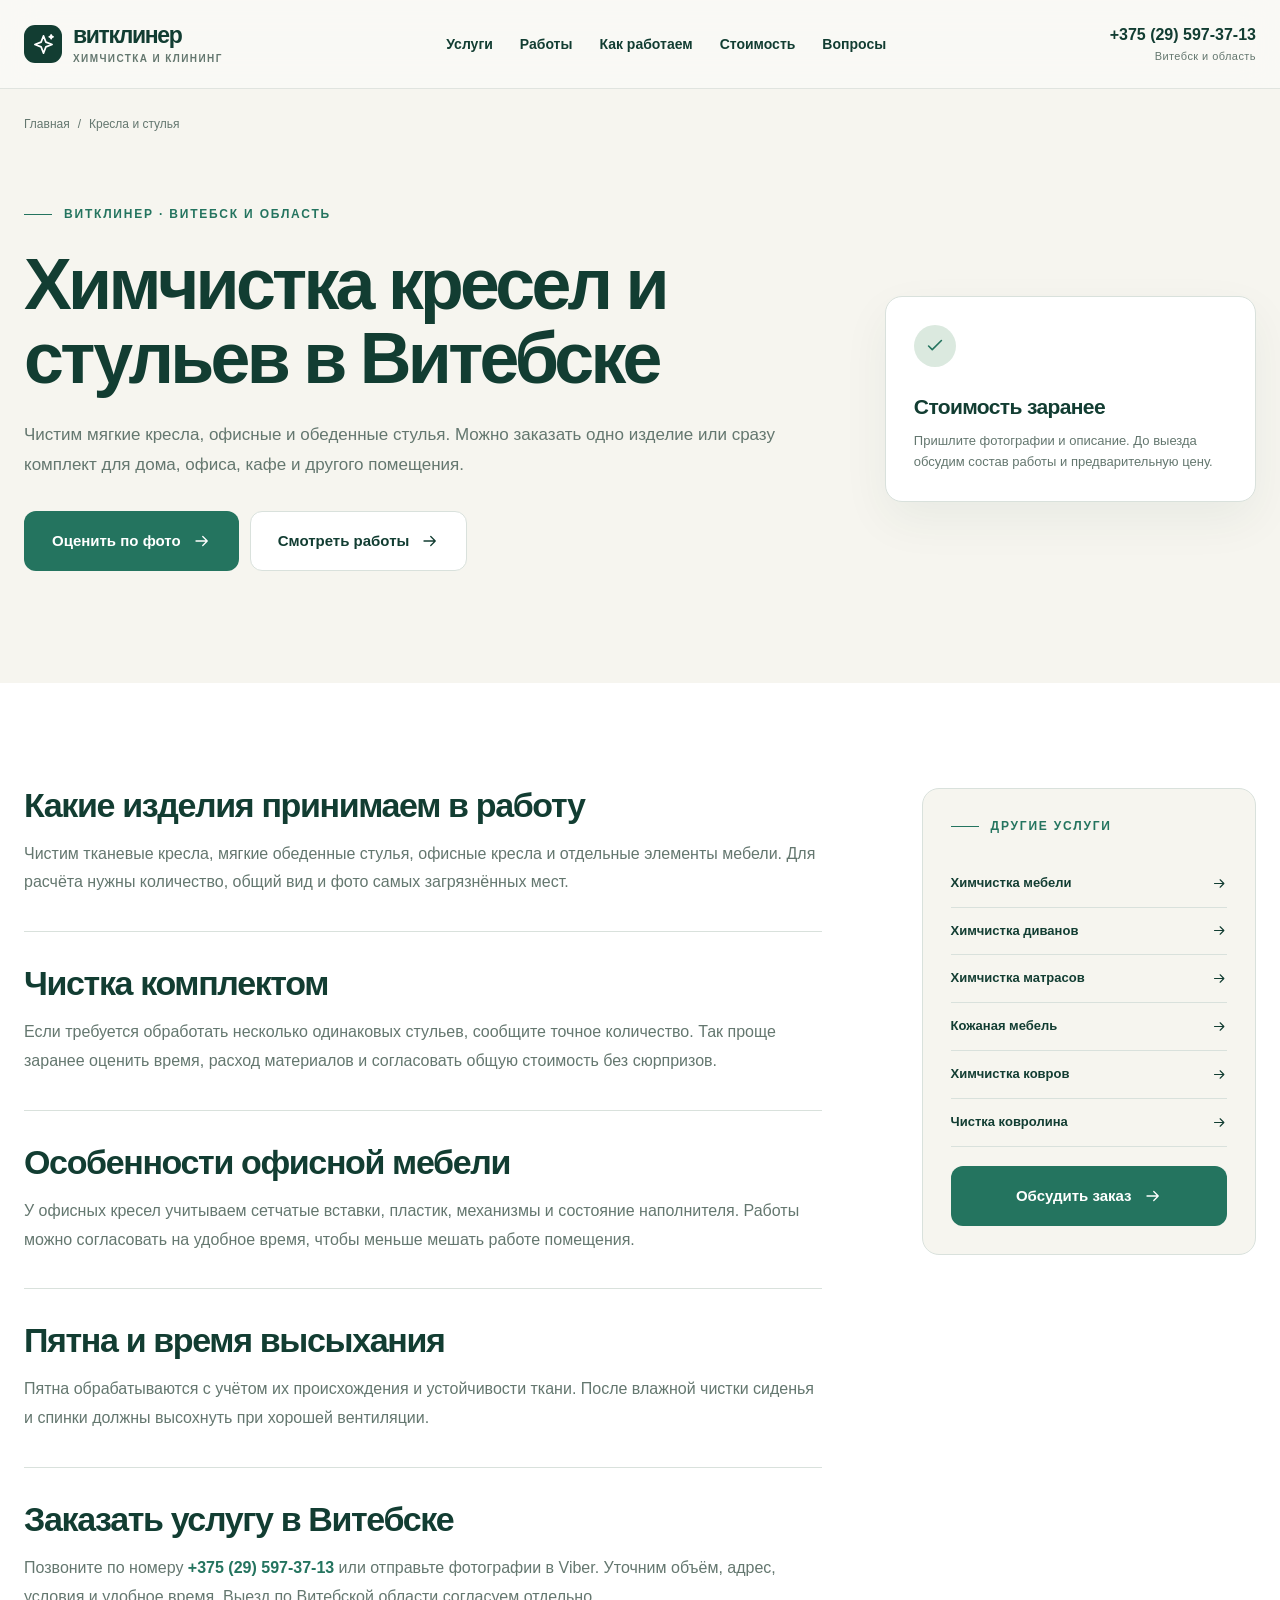
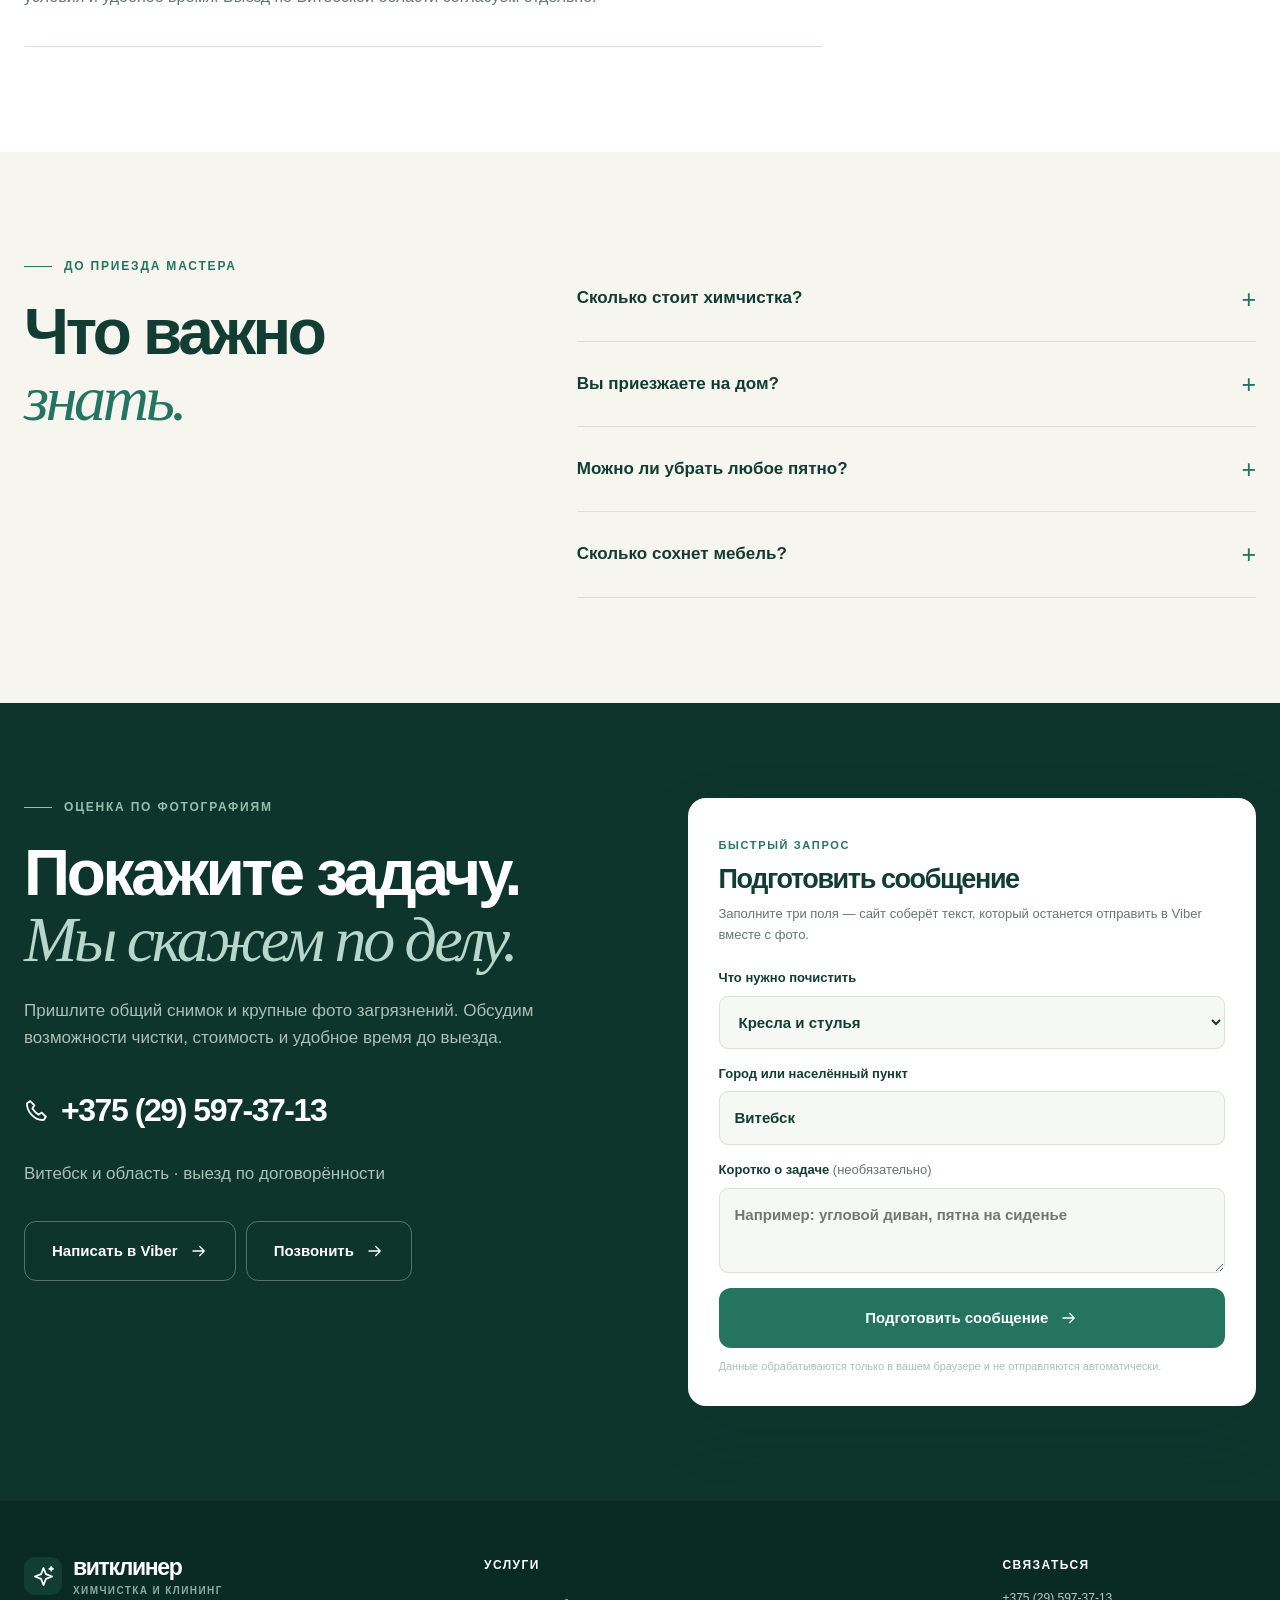
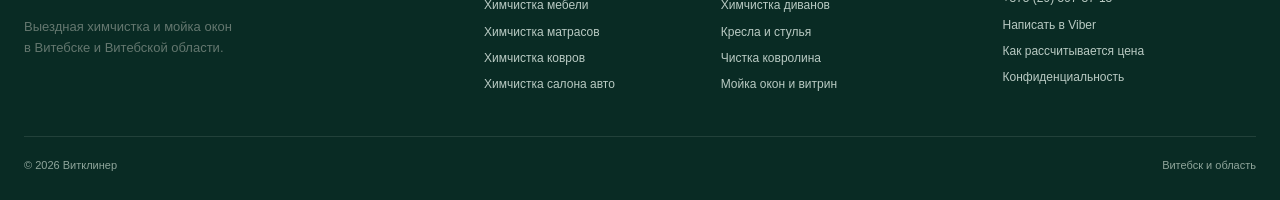
<file: himchistka-kresel-stulev/index.html>
<!doctype html><html lang="ru"><head><meta charset="utf-8"><meta name="viewport" content="width=device-width,initial-scale=1"><title>Химчистка кресел и стульев в Витебске — Витклинер</title><meta name="description" content="Химчистка мягких кресел, офисных и обеденных стульев в Витебске и области. Выезд на дом или в офис, расчёт по количеству и фото."><meta name="robots" content="index,follow,max-image-preview:large,max-snippet:-1,max-video-preview:-1"><meta name="theme-color" content="#123d32"><meta name="color-scheme" content="light"><meta name="geo.region" content="BY-VI"><meta name="geo.placename" content="Витебск"><link rel="canonical" href="https://www.vitcleaner.by/himchistka-kresel-stulev/"><meta property="og:type" content="website"><meta property="og:locale" content="ru_RU"><meta property="og:site_name" content="Витклинер"><meta property="og:title" content="Химчистка кресел и стульев в Витебске — Витклинер"><meta property="og:description" content="Химчистка мягких кресел, офисных и обеденных стульев в Витебске и области. Выезд на дом или в офис, расчёт по количеству и фото."><meta property="og:url" content="https://www.vitcleaner.by/himchistka-kresel-stulev/"><meta property="og:image" content="https://www.vitcleaner.by/assets/og-cover.jpg"><meta property="og:image:width" content="1200"><meta property="og:image:height" content="630"><meta property="og:image:alt" content="Витклинер — химчистка и клининг в Витебске"><meta name="twitter:card" content="summary_large_image"><meta name="twitter:title" content="Химчистка кресел и стульев в Витебске — Витклинер"><meta name="twitter:description" content="Химчистка мягких кресел, офисных и обеденных стульев в Витебске и области. Выезд на дом или в офис, расчёт по количеству и фото."><meta name="twitter:image" content="https://www.vitcleaner.by/assets/og-cover.jpg"><link rel="icon" href="../assets/logo.svg" type="image/svg+xml"><link rel="apple-touch-icon" href="../assets/apple-touch-icon.png"><link rel="stylesheet" href="../assets/site.css?v=20261021c"><script src="../assets/site.js" defer></script><script type="application/ld+json">{"@context": "https://schema.org", "@graph": [{"@type": "LocalBusiness", "@id": "https://www.vitcleaner.by/#company", "name": "Витклинер", "alternateName": "VITCLEANER", "url": "https://www.vitcleaner.by/", "telephone": "+375295973713", "logo": "https://www.vitcleaner.by/assets/logo.svg", "image": "https://www.vitcleaner.by/assets/og-cover.jpg", "priceRange": "₽₽", "areaServed": [{"@type": "City", "name": "Витебск"}, {"@type": "AdministrativeArea", "name": "Витебская область"}], "contactPoint": {"@type": "ContactPoint", "telephone": "+375295973713", "contactType": "customer service", "availableLanguage": "ru", "areaServed": "BY"}, "hasOfferCatalog": {"@type": "OfferCatalog", "name": "Услуги Витклинер", "itemListElement": [{"@type": "Offer", "itemOffered": {"@type": "Service", "name": "Химчистка мебели", "url": "https://www.vitcleaner.by/himchistka-mebeli/"}}, {"@type": "Offer", "itemOffered": {"@type": "Service", "name": "Химчистка диванов", "url": "https://www.vitcleaner.by/himchistka-divanov/"}}, {"@type": "Offer", "itemOffered": {"@type": "Service", "name": "Химчистка матрасов", "url": "https://www.vitcleaner.by/himchistka-matrasov/"}}, {"@type": "Offer", "itemOffered": {"@type": "Service", "name": "Кресла и стулья", "url": "https://www.vitcleaner.by/himchistka-kresel-stulev/"}}, {"@type": "Offer", "itemOffered": {"@type": "Service", "name": "Кожаная мебель", "url": "https://www.vitcleaner.by/himchistka-kozhanoy-mebeli/"}}, {"@type": "Offer", "itemOffered": {"@type": "Service", "name": "Химчистка ковров", "url": "https://www.vitcleaner.by/himchistka-kovrov/"}}, {"@type": "Offer", "itemOffered": {"@type": "Service", "name": "Чистка ковролина", "url": "https://www.vitcleaner.by/chistka-kovrolina/"}}, {"@type": "Offer", "itemOffered": {"@type": "Service", "name": "Химчистка салона авто", "url": "https://www.vitcleaner.by/himchistka-avto/"}}, {"@type": "Offer", "itemOffered": {"@type": "Service", "name": "Мойка окон и витрин", "url": "https://www.vitcleaner.by/moika-okon/"}}, {"@type": "Offer", "itemOffered": {"@type": "Service", "name": "Окна после ремонта", "url": "https://www.vitcleaner.by/moika-okon-posle-remonta/"}}]}}, {"@type": "WebSite", "@id": "https://www.vitcleaner.by/#website", "url": "https://www.vitcleaner.by/", "name": "Витклинер", "inLanguage": "ru", "publisher": {"@id": "https://www.vitcleaner.by/#company"}}, {"@type": "WebPage", "@id": "https://www.vitcleaner.by/himchistka-kresel-stulev/#page", "url": "https://www.vitcleaner.by/himchistka-kresel-stulev/", "name": "Химчистка кресел и стульев в Витебске — Витклинер", "description": "Химчистка мягких кресел, офисных и обеденных стульев в Витебске и области. Выезд на дом или в офис, расчёт по количеству и фото.", "inLanguage": "ru", "isPartOf": {"@id": "https://www.vitcleaner.by/#website"}, "about": {"@id": "https://www.vitcleaner.by/#company"}, "dateModified": "2026-10-21"}, {"@type": "BreadcrumbList", "itemListElement": [{"@type": "ListItem", "position": 1, "name": "Главная", "item": "https://www.vitcleaner.by/"}, {"@type": "ListItem", "position": 2, "name": "Химчистка кресел и стульев в Витебске — Витклинер", "item": "https://www.vitcleaner.by/himchistka-kresel-stulev/"}]}, {"@type": "Service", "@id": "https://www.vitcleaner.by/himchistka-kresel-stulev/#service", "name": "Химчистка кресел и стульев в Витебске", "serviceType": "Кресла и стулья", "description": "Химчистка мягких кресел, офисных и обеденных стульев в Витебске и области. Выезд на дом или в офис, расчёт по количеству и фото.", "provider": {"@id": "https://www.vitcleaner.by/#company"}, "areaServed": [{"@type": "City", "name": "Витебск"}, {"@type": "AdministrativeArea", "name": "Витебская область"}], "url": "https://www.vitcleaner.by/himchistka-kresel-stulev/"}, {"@type": "FAQPage", "mainEntity": [{"@type": "Question", "name": "Сколько стоит химчистка?", "acceptedAnswer": {"@type": "Answer", "text": "Стоимость зависит от размера, материала и загрязнений. Пришлите в Viber общий снимок и фото пятен: обсудим объём и предварительную цену. Итоговую стоимость согласуем до начала работы."}}, {"@type": "Question", "name": "Вы приезжаете на дом?", "acceptedAnswer": {"@type": "Answer", "text": "Да, выезжаем по Витебску и Витебской области. Условия выезда за город, доступ к воде и электричеству уточняем при записи."}}, {"@type": "Question", "name": "Можно ли убрать любое пятно?", "acceptedAnswer": {"@type": "Answer", "text": "Не всегда. Результат зависит от происхождения и давности пятна, материала и предыдущих обработок. Выгорание, износ и повреждение красителя чистка не исправляет."}}, {"@type": "Question", "name": "Сколько сохнет мебель?", "acceptedAnswer": {"@type": "Answer", "text": "Время зависит от ткани, наполнителя, объёма влажной обработки, температуры и вентиляции. Ориентир мастер сообщит после оценки. Пользоваться мебелью стоит после полного высыхания."}}]}]}</script><!-- Yandex.Metrika counter -->
<script type="text/javascript">
    (function(m,e,t,r,i,k,a){
        m[i]=m[i]||function(){(m[i].a=m[i].a||[]).push(arguments)};
        m[i].l=1*new Date();
        for (var j = 0; j < document.scripts.length; j++) {if (document.scripts[j].src === r) { return; }}
        k=e.createElement(t),a=e.getElementsByTagName(t)[0],k.async=1,k.src=r,a.parentNode.insertBefore(k,a)
    })(window, document,'script','https://mc.yandex.ru/metrika/tag.js?id=113723408', 'ym');

    ym(113723408, 'init', {ssr:true, webvisor:true, clickmap:true, ecommerce:"dataLayer", referrer: document.referrer, url: location.href, accurateTrackBounce:true, trackLinks:true});
</script>
<!-- /Yandex.Metrika counter --></head><body><!-- Yandex.Metrika counter -->
<noscript><div><img src="https://mc.yandex.ru/watch/113723408" style="position:absolute; left:-9999px;" alt="" /></div></noscript>
<!-- /Yandex.Metrika counter --><a class="skip" href="#main">Перейти к содержанию</a><header class="header"><div class="wrap header-inner"><a class="logo" href="../" aria-label="Витклинер — главная"><span class="logo-mark"><svg viewBox="0 0 24 24" aria-hidden="true"><path d="m12 3 2.5 6.5L21 12l-6.5 2.5L12 21l-2.5-6.5L3 12l6.5-2.5L12 3Z"/><path d="m20 2 .6 1.4L22 4l-1.4.6L20 6l-.6-1.4L18 4l1.4-.6Z"/></svg></span><span>витклинер<small>ХИМЧИСТКА И КЛИНИНГ</small></span></a><nav class="nav" aria-label="Основное меню"><a href="../#directions">Услуги</a><a href="../#portfolio">Работы</a><a href="../#process">Как работаем</a><a href="../#prices">Стоимость</a><a href="../#faq">Вопросы</a></nav><a class="header-phone" href="tel:+375295973713"><span>+375 (29) 597-37-13</span><small>Витебск и область</small></a><button class="menu-toggle" type="button" aria-label="Открыть меню" aria-expanded="false" aria-controls="mobile-nav"><svg viewBox="0 0 24 24" aria-hidden="true"><path d="M4 7h16M4 12h16M4 17h16"/></svg></button></div><nav class="mobile-nav" id="mobile-nav" aria-label="Мобильное меню" hidden><a href="../#directions">Услуги</a><a href="../#portfolio">Работы</a><a href="../#process">Как работаем</a><a href="../#prices">Стоимость</a><a href="../#faq">Вопросы</a><a href="https://viber.click/375295973713" rel="noopener">Написать в Viber</a></nav></header><main id="main"><div class="wrap"><nav class="breadcrumb" aria-label="Хлебные крошки"><a href="../">Главная</a><span>/</span><span>Кресла и стулья</span></nav><section class="page-hero"><div><span class="eyebrow">Витклинер · Витебск и область</span><h1>Химчистка кресел и стульев в Витебске</h1><p>Чистим мягкие кресла, офисные и обеденные стулья. Можно заказать одно изделие или сразу комплект для дома, офиса, кафе и другого помещения.</p><div class="hero-actions"><a class="btn btn-primary" href="#contact" >Оценить по фото<svg viewBox="0 0 24 24" aria-hidden="true"><path d="M4 12h15m-6-6 6 6-6 6"/></svg></a><a class="btn btn-light" href="../#portfolio" >Смотреть работы<svg viewBox="0 0 24 24" aria-hidden="true"><path d="M4 12h15m-6-6 6 6-6 6"/></svg></a></div></div><div class="page-proof"><span><svg viewBox="0 0 24 24" aria-hidden="true"><path d="m5 12 4 4 10-10"/></svg></span><strong>Стоимость заранее</strong><p>Пришлите фотографии и описание. До выезда обсудим состав работы и предварительную цену.</p></div></section></div><section class="section section-white"><div class="wrap article-grid"><article class="article-content"><section><h2>Какие изделия принимаем в работу</h2><p>Чистим тканевые кресла, мягкие обеденные стулья, офисные кресла и отдельные элементы мебели. Для расчёта нужны количество, общий вид и фото самых загрязнённых мест.</p></section><section><h2>Чистка комплектом</h2><p>Если требуется обработать несколько одинаковых стульев, сообщите точное количество. Так проще заранее оценить время, расход материалов и согласовать общую стоимость без сюрпризов.</p></section><section><h2>Особенности офисной мебели</h2><p>У офисных кресел учитываем сетчатые вставки, пластик, механизмы и состояние наполнителя. Работы можно согласовать на удобное время, чтобы меньше мешать работе помещения.</p></section><section><h2>Пятна и время высыхания</h2><p>Пятна обрабатываются с учётом их происхождения и устойчивости ткани. После влажной чистки сиденья и спинки должны высохнуть при хорошей вентиляции.</p></section><section><h2>Заказать услугу в Витебске</h2><p>Позвоните по номеру <a class="text-link" href="tel:+375295973713">+375 (29) 597-37-13</a> или отправьте фотографии в Viber. Уточним объём, адрес, условия и удобное время. Выезд по Витебской области согласуем отдельно.</p></section></article><aside class="aside-box"><span class="eyebrow">Другие услуги</span><nav aria-label="Другие услуги"><a href="../himchistka-mebeli/">Химчистка мебели<svg viewBox="0 0 24 24" aria-hidden="true"><path d="M4 12h15m-6-6 6 6-6 6"/></svg></a><a href="../himchistka-divanov/">Химчистка диванов<svg viewBox="0 0 24 24" aria-hidden="true"><path d="M4 12h15m-6-6 6 6-6 6"/></svg></a><a href="../himchistka-matrasov/">Химчистка матрасов<svg viewBox="0 0 24 24" aria-hidden="true"><path d="M4 12h15m-6-6 6 6-6 6"/></svg></a><a href="../himchistka-kozhanoy-mebeli/">Кожаная мебель<svg viewBox="0 0 24 24" aria-hidden="true"><path d="M4 12h15m-6-6 6 6-6 6"/></svg></a><a href="../himchistka-kovrov/">Химчистка ковров<svg viewBox="0 0 24 24" aria-hidden="true"><path d="M4 12h15m-6-6 6 6-6 6"/></svg></a><a href="../chistka-kovrolina/">Чистка ковролина<svg viewBox="0 0 24 24" aria-hidden="true"><path d="M4 12h15m-6-6 6 6-6 6"/></svg></a></nav><a class="btn btn-primary" href="#contact">Обсудить заказ<svg viewBox="0 0 24 24" aria-hidden="true"><path d="M4 12h15m-6-6 6 6-6 6"/></svg></a></aside></div></section><section class="section service-faq"><div class="wrap faq-grid"><div class="faq-copy"><span class="eyebrow">До приезда мастера</span><h2>Что важно<br><em>знать.</em></h2></div><div class="faq-list"><details><summary>Сколько стоит химчистка?</summary><p>Стоимость зависит от размера, материала и загрязнений. Пришлите в Viber общий снимок и фото пятен: обсудим объём и предварительную цену. Итоговую стоимость согласуем до начала работы.</p></details><details><summary>Вы приезжаете на дом?</summary><p>Да, выезжаем по Витебску и Витебской области. Условия выезда за город, доступ к воде и электричеству уточняем при записи.</p></details><details><summary>Можно ли убрать любое пятно?</summary><p>Не всегда. Результат зависит от происхождения и давности пятна, материала и предыдущих обработок. Выгорание, износ и повреждение красителя чистка не исправляет.</p></details><details><summary>Сколько сохнет мебель?</summary><p>Время зависит от ткани, наполнителя, объёма влажной обработки, температуры и вентиляции. Ориентир мастер сообщит после оценки. Пользоваться мебелью стоит после полного высыхания.</p></details></div></div></section><section id="contact" class="contact-section"><div class="wrap contact-grid"><div class="contact-copy"><span class="eyebrow">Оценка по фотографиям</span><h2>Покажите задачу.<br><em>Мы скажем по делу.</em></h2><p>Пришлите общий снимок и крупные фото загрязнений. Обсудим возможности чистки, стоимость и удобное время до выезда.</p><a class="contact-phone" href="tel:+375295973713"><svg viewBox="0 0 24 24" aria-hidden="true"><path d="m6 3 4 4-2 3c2 3 3 4 6 6l3-2 4 4-2 3C11 22 2 13 3 5l3-2Z"/></svg>+375 (29) 597-37-13</a><p class="contact-subnote">Витебск и область · выезд по договорённости</p><div class="contact-direct"><a class="btn btn-outline" href="https://viber.click/375295973713" rel="noopener">Написать в Viber<svg viewBox="0 0 24 24" aria-hidden="true"><path d="M4 12h15m-6-6 6 6-6 6"/></svg></a><a class="btn btn-outline" href="tel:+375295973713" >Позвонить<svg viewBox="0 0 24 24" aria-hidden="true"><path d="M4 12h15m-6-6 6 6-6 6"/></svg></a></div></div><div class="contact-form"><span class="form-kicker">Быстрый запрос</span><h3>Подготовить сообщение</h3><p>Заполните три поля — сайт соберёт текст, который останется отправить в Viber вместе с фото.</p><form id="request-form"><label class="field" for="service">Что нужно почистить<select id="service" name="service"><option>Мягкая мебель</option><option>Диваны</option><option>Матрасы</option><option selected>Кресла и стулья</option><option>Кожаная мебель</option><option>Ковры</option><option>Ковролин</option><option>Салон автомобиля</option><option>Окна и витрины</option><option>Окна после ремонта</option><option>Несколько услуг / другое</option></select></label><label class="field" for="location">Город или населённый пункт<input id="location" name="location" value="Витебск" required maxlength="100" autocomplete="address-level2"></label><label class="field" for="details">Коротко о задаче <span>(необязательно)</span><textarea id="details" name="details" maxlength="1000" placeholder="Например: угловой диван, пятна на сиденье"></textarea></label><button class="btn btn-primary" type="submit">Подготовить сообщение<svg viewBox="0 0 24 24" aria-hidden="true"><path d="M4 12h15m-6-6 6 6-6 6"/></svg></button><p class="form-note">Данные обрабатываются только в вашем браузере и не отправляются автоматически.</p></form><div class="request-result" id="request-result" hidden aria-live="polite"><h4>Сообщение готово</h4><div class="request-preview" id="request-preview"></div><button class="btn copy-btn" id="copy-request" type="button">Скопировать текст</button><a class="btn btn-primary" href="https://viber.click/375295973713" rel="noopener">Открыть Viber<svg viewBox="0 0 24 24" aria-hidden="true"><path d="M4 12h15m-6-6 6 6-6 6"/></svg></a><p id="copy-status">Вставьте текст в чат и приложите фотографии.</p></div><noscript><p class="form-note">Включите JavaScript или сразу позвоните / напишите в Viber.</p></noscript></div></div></section></main><footer class="footer"><div class="wrap footer-grid"><div><a class="logo" href="../" aria-label="Витклинер — главная"><span class="logo-mark"><svg viewBox="0 0 24 24" aria-hidden="true"><path d="m12 3 2.5 6.5L21 12l-6.5 2.5L12 21l-2.5-6.5L3 12l6.5-2.5L12 3Z"/><path d="m20 2 .6 1.4L22 4l-1.4.6L20 6l-.6-1.4L18 4l1.4-.6Z"/></svg></span><span>витклинер<small>ХИМЧИСТКА И КЛИНИНГ</small></span></a><p>Выездная химчистка и мойка окон<br>в Витебске и Витебской области.</p></div><nav class="footer-services" aria-label="Услуги"><strong>Услуги</strong><a href="../himchistka-mebeli/">Химчистка мебели</a><a href="../himchistka-divanov/">Химчистка диванов</a><a href="../himchistka-matrasov/">Химчистка матрасов</a><a href="../himchistka-kresel-stulev/">Кресла и стулья</a><a href="../himchistka-kovrov/">Химчистка ковров</a><a href="../chistka-kovrolina/">Чистка ковролина</a><a href="../himchistka-avto/">Химчистка салона авто</a><a href="../moika-okon/">Мойка окон и витрин</a></nav><div class="footer-contact"><strong>Связаться</strong><a href="tel:+375295973713">+375 (29) 597-37-13</a><a href="https://viber.click/375295973713" rel="noopener">Написать в Viber</a><a href="../stoimost/">Как рассчитывается цена</a><a href="../privacy/">Конфиденциальность</a></div></div><div class="wrap footer-bottom"><span>© 2026 Витклинер</span><span>Витебск и область</span></div></footer><div class="mobile-bar" aria-label="Быстрая связь"><a class="btn btn-light" href="tel:+375295973713"><svg viewBox="0 0 24 24" aria-hidden="true"><path d="m6 3 4 4-2 3c2 3 3 4 6 6l3-2 4 4-2 3C11 22 2 13 3 5l3-2Z"/></svg>Позвонить</a><a class="btn btn-primary" href="../#contact">Оценка по фото<svg viewBox="0 0 24 24" aria-hidden="true"><path d="M4 12h15m-6-6 6 6-6 6"/></svg></a></div></body></html>
</file>
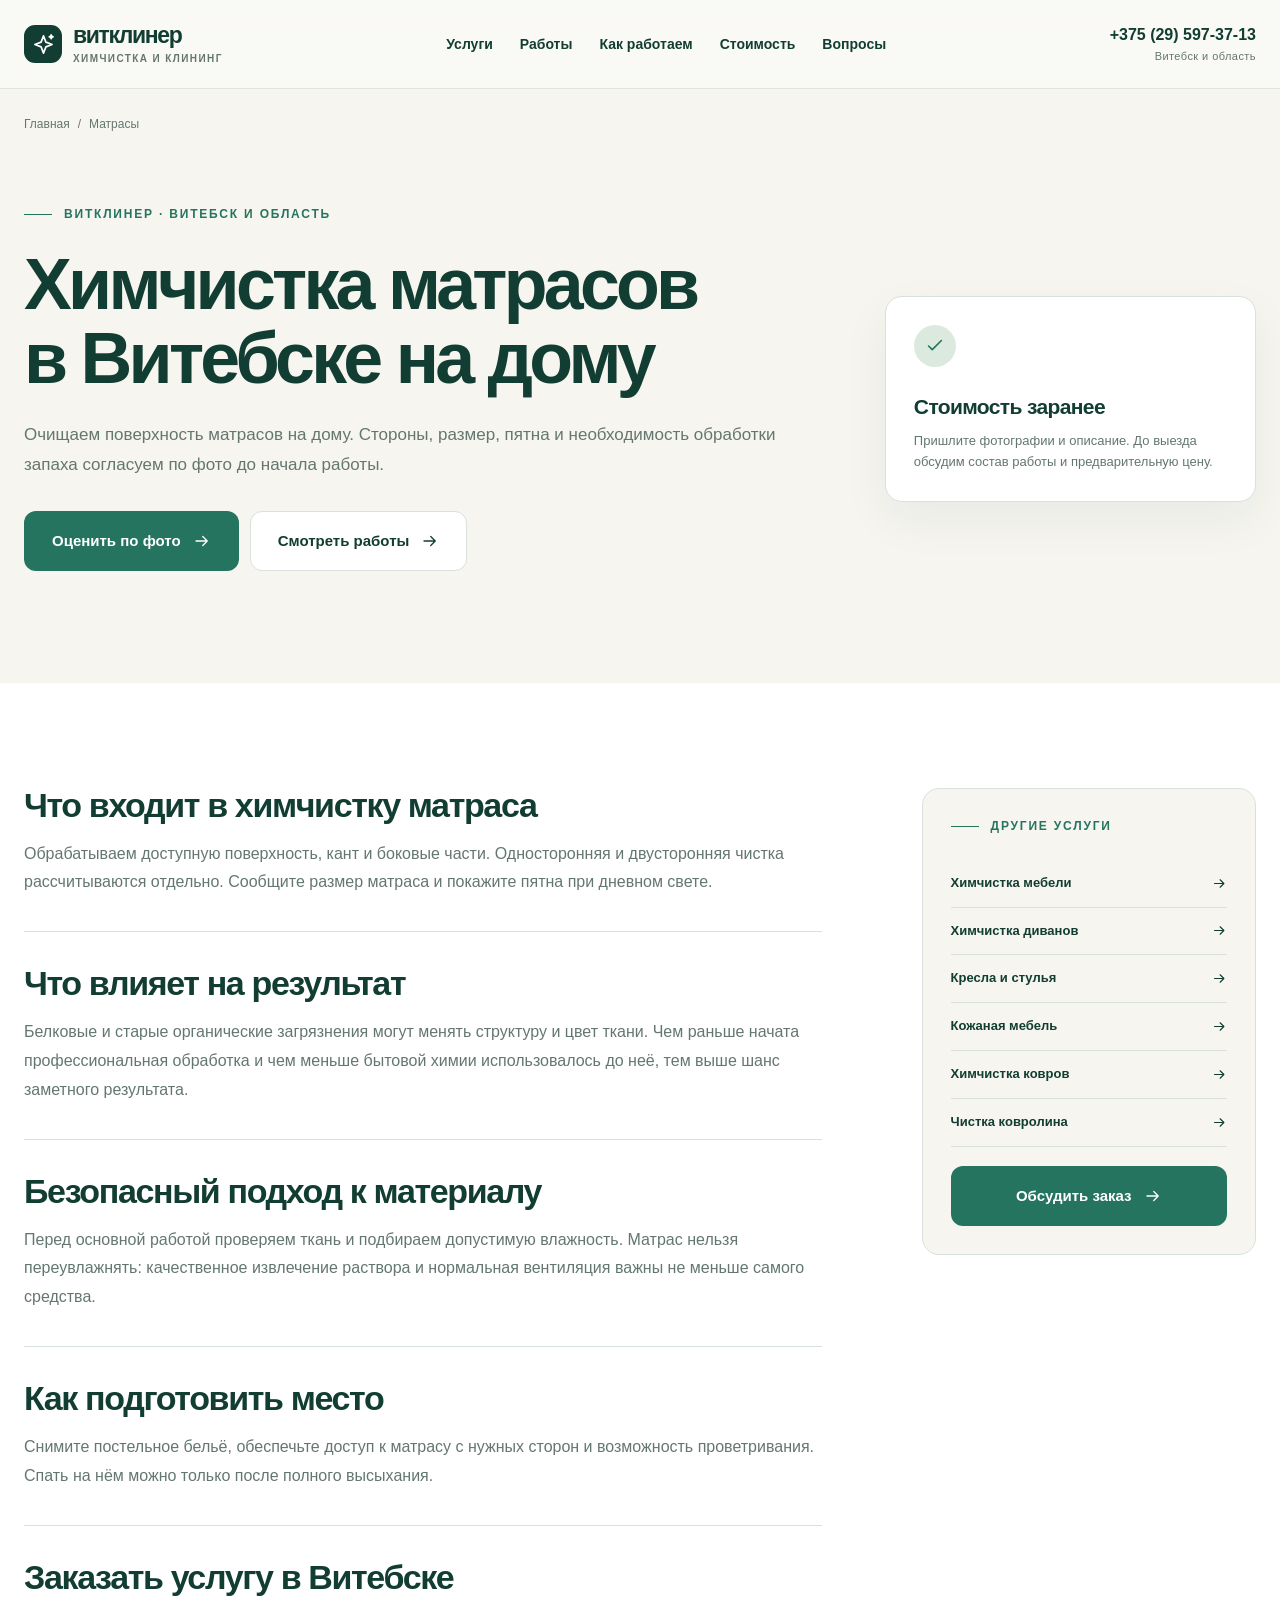
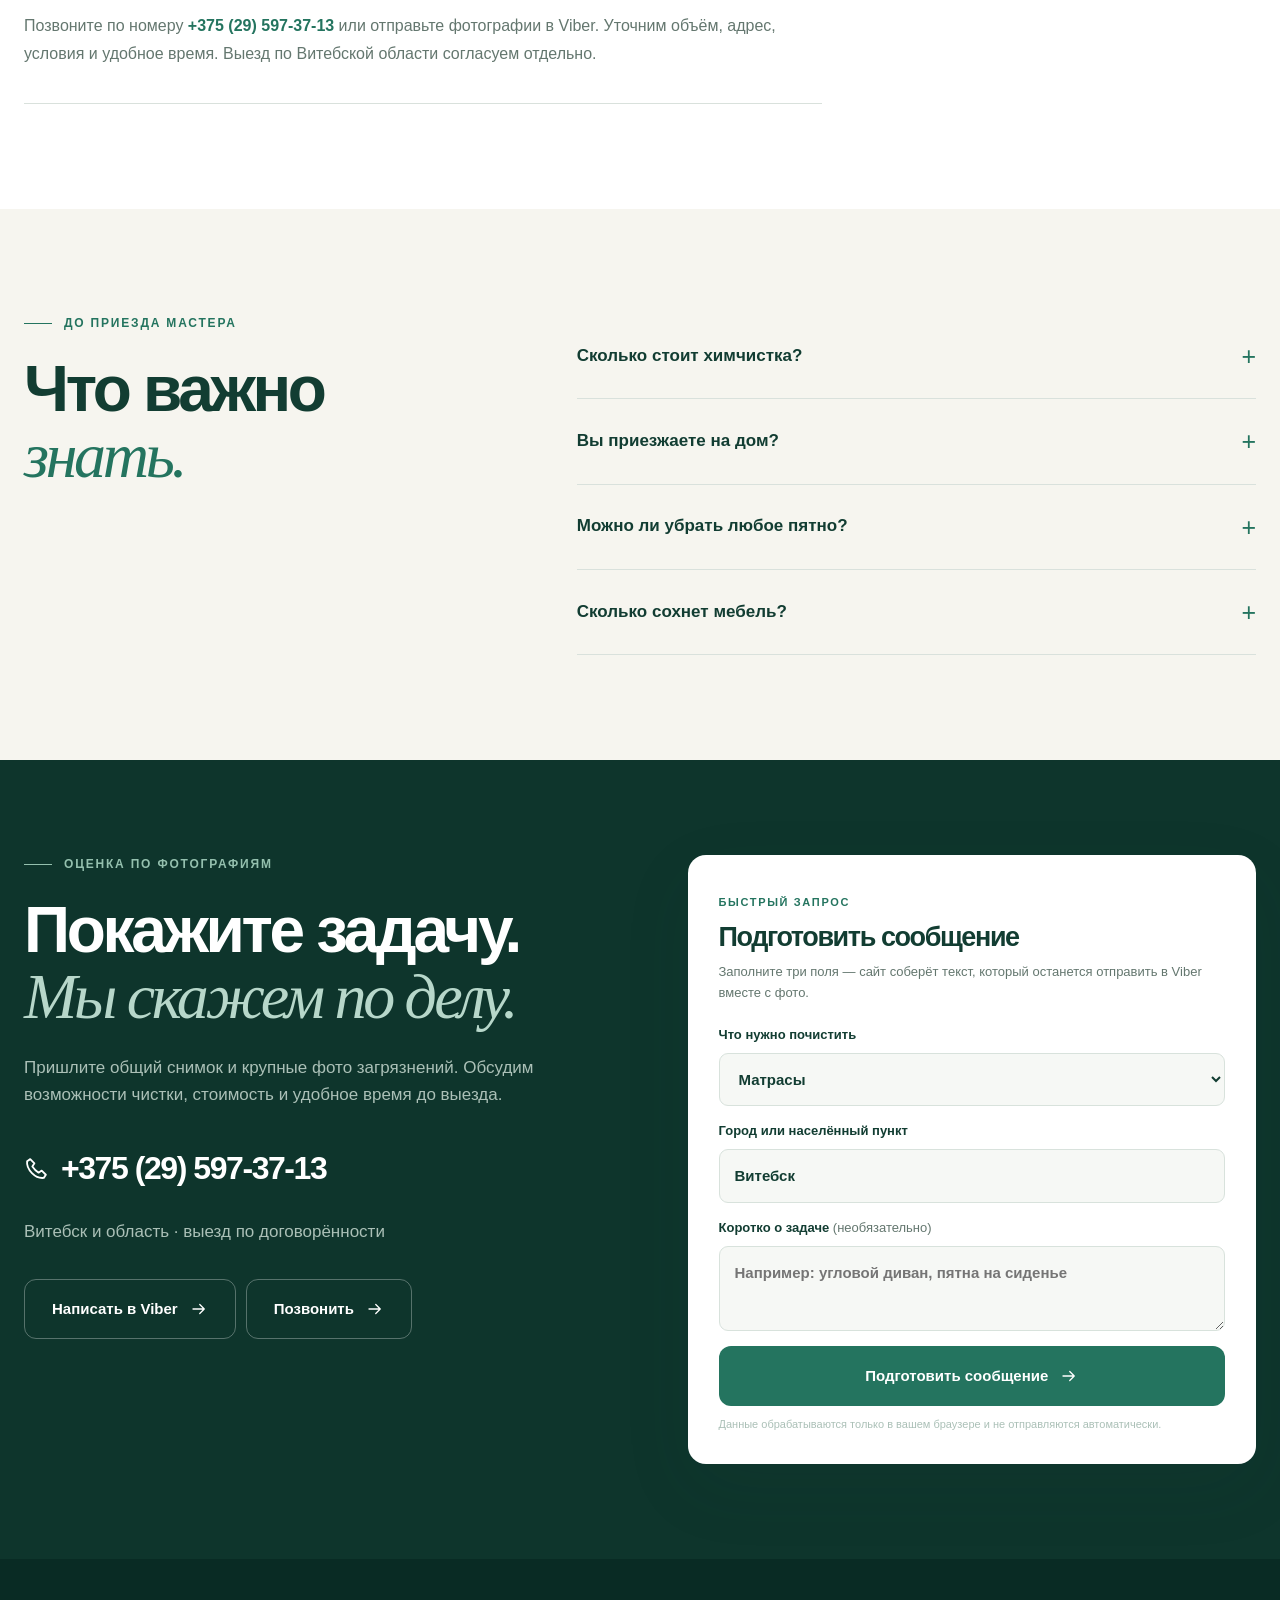
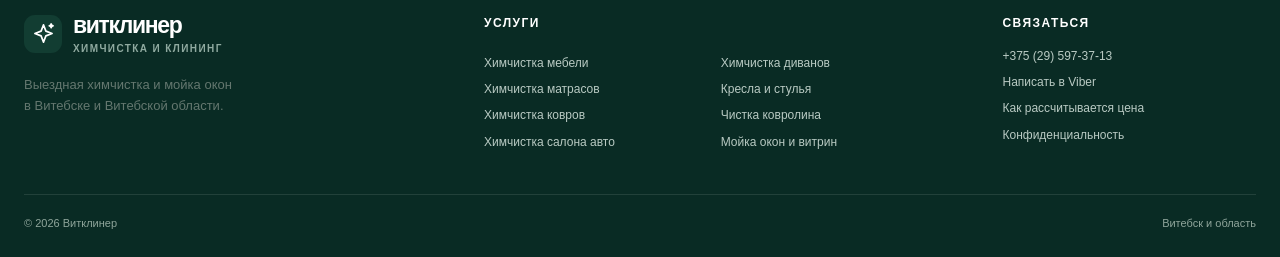
<file: himchistka-matrasov/index.html>
<!doctype html><html lang="ru"><head><meta charset="utf-8"><meta name="viewport" content="width=device-width,initial-scale=1"><title>Химчистка матрасов в Витебске на дому — Витклинер</title><meta name="description" content="Химчистка матрасов на дому в Витебске: односторонняя и двусторонняя обработка, пятна и запахи. Расчёт по размеру и фотографиям."><meta name="robots" content="index,follow,max-image-preview:large,max-snippet:-1,max-video-preview:-1"><meta name="theme-color" content="#123d32"><meta name="color-scheme" content="light"><meta name="geo.region" content="BY-VI"><meta name="geo.placename" content="Витебск"><link rel="canonical" href="https://www.vitcleaner.by/himchistka-matrasov/"><meta property="og:type" content="website"><meta property="og:locale" content="ru_RU"><meta property="og:site_name" content="Витклинер"><meta property="og:title" content="Химчистка матрасов в Витебске на дому — Витклинер"><meta property="og:description" content="Химчистка матрасов на дому в Витебске: односторонняя и двусторонняя обработка, пятна и запахи. Расчёт по размеру и фотографиям."><meta property="og:url" content="https://www.vitcleaner.by/himchistka-matrasov/"><meta property="og:image" content="https://www.vitcleaner.by/assets/og-cover.jpg"><meta property="og:image:width" content="1200"><meta property="og:image:height" content="630"><meta property="og:image:alt" content="Витклинер — химчистка и клининг в Витебске"><meta name="twitter:card" content="summary_large_image"><meta name="twitter:title" content="Химчистка матрасов в Витебске на дому — Витклинер"><meta name="twitter:description" content="Химчистка матрасов на дому в Витебске: односторонняя и двусторонняя обработка, пятна и запахи. Расчёт по размеру и фотографиям."><meta name="twitter:image" content="https://www.vitcleaner.by/assets/og-cover.jpg"><link rel="icon" href="../assets/logo.svg" type="image/svg+xml"><link rel="apple-touch-icon" href="../assets/apple-touch-icon.png"><link rel="stylesheet" href="../assets/site.css?v=20261021c"><script src="../assets/site.js" defer></script><script type="application/ld+json">{"@context": "https://schema.org", "@graph": [{"@type": "LocalBusiness", "@id": "https://www.vitcleaner.by/#company", "name": "Витклинер", "alternateName": "VITCLEANER", "url": "https://www.vitcleaner.by/", "telephone": "+375295973713", "logo": "https://www.vitcleaner.by/assets/logo.svg", "image": "https://www.vitcleaner.by/assets/og-cover.jpg", "priceRange": "₽₽", "areaServed": [{"@type": "City", "name": "Витебск"}, {"@type": "AdministrativeArea", "name": "Витебская область"}], "contactPoint": {"@type": "ContactPoint", "telephone": "+375295973713", "contactType": "customer service", "availableLanguage": "ru", "areaServed": "BY"}, "hasOfferCatalog": {"@type": "OfferCatalog", "name": "Услуги Витклинер", "itemListElement": [{"@type": "Offer", "itemOffered": {"@type": "Service", "name": "Химчистка мебели", "url": "https://www.vitcleaner.by/himchistka-mebeli/"}}, {"@type": "Offer", "itemOffered": {"@type": "Service", "name": "Химчистка диванов", "url": "https://www.vitcleaner.by/himchistka-divanov/"}}, {"@type": "Offer", "itemOffered": {"@type": "Service", "name": "Химчистка матрасов", "url": "https://www.vitcleaner.by/himchistka-matrasov/"}}, {"@type": "Offer", "itemOffered": {"@type": "Service", "name": "Кресла и стулья", "url": "https://www.vitcleaner.by/himchistka-kresel-stulev/"}}, {"@type": "Offer", "itemOffered": {"@type": "Service", "name": "Кожаная мебель", "url": "https://www.vitcleaner.by/himchistka-kozhanoy-mebeli/"}}, {"@type": "Offer", "itemOffered": {"@type": "Service", "name": "Химчистка ковров", "url": "https://www.vitcleaner.by/himchistka-kovrov/"}}, {"@type": "Offer", "itemOffered": {"@type": "Service", "name": "Чистка ковролина", "url": "https://www.vitcleaner.by/chistka-kovrolina/"}}, {"@type": "Offer", "itemOffered": {"@type": "Service", "name": "Химчистка салона авто", "url": "https://www.vitcleaner.by/himchistka-avto/"}}, {"@type": "Offer", "itemOffered": {"@type": "Service", "name": "Мойка окон и витрин", "url": "https://www.vitcleaner.by/moika-okon/"}}, {"@type": "Offer", "itemOffered": {"@type": "Service", "name": "Окна после ремонта", "url": "https://www.vitcleaner.by/moika-okon-posle-remonta/"}}]}}, {"@type": "WebSite", "@id": "https://www.vitcleaner.by/#website", "url": "https://www.vitcleaner.by/", "name": "Витклинер", "inLanguage": "ru", "publisher": {"@id": "https://www.vitcleaner.by/#company"}}, {"@type": "WebPage", "@id": "https://www.vitcleaner.by/himchistka-matrasov/#page", "url": "https://www.vitcleaner.by/himchistka-matrasov/", "name": "Химчистка матрасов в Витебске на дому — Витклинер", "description": "Химчистка матрасов на дому в Витебске: односторонняя и двусторонняя обработка, пятна и запахи. Расчёт по размеру и фотографиям.", "inLanguage": "ru", "isPartOf": {"@id": "https://www.vitcleaner.by/#website"}, "about": {"@id": "https://www.vitcleaner.by/#company"}, "dateModified": "2026-10-21"}, {"@type": "BreadcrumbList", "itemListElement": [{"@type": "ListItem", "position": 1, "name": "Главная", "item": "https://www.vitcleaner.by/"}, {"@type": "ListItem", "position": 2, "name": "Химчистка матрасов в Витебске на дому — Витклинер", "item": "https://www.vitcleaner.by/himchistka-matrasov/"}]}, {"@type": "Service", "@id": "https://www.vitcleaner.by/himchistka-matrasov/#service", "name": "Химчистка матрасов в Витебске на дому", "serviceType": "Матрасы", "description": "Химчистка матрасов на дому в Витебске: односторонняя и двусторонняя обработка, пятна и запахи. Расчёт по размеру и фотографиям.", "provider": {"@id": "https://www.vitcleaner.by/#company"}, "areaServed": [{"@type": "City", "name": "Витебск"}, {"@type": "AdministrativeArea", "name": "Витебская область"}], "url": "https://www.vitcleaner.by/himchistka-matrasov/"}, {"@type": "FAQPage", "mainEntity": [{"@type": "Question", "name": "Сколько стоит химчистка?", "acceptedAnswer": {"@type": "Answer", "text": "Стоимость зависит от размера, материала и загрязнений. Пришлите в Viber общий снимок и фото пятен: обсудим объём и предварительную цену. Итоговую стоимость согласуем до начала работы."}}, {"@type": "Question", "name": "Вы приезжаете на дом?", "acceptedAnswer": {"@type": "Answer", "text": "Да, выезжаем по Витебску и Витебской области. Условия выезда за город, доступ к воде и электричеству уточняем при записи."}}, {"@type": "Question", "name": "Можно ли убрать любое пятно?", "acceptedAnswer": {"@type": "Answer", "text": "Не всегда. Результат зависит от происхождения и давности пятна, материала и предыдущих обработок. Выгорание, износ и повреждение красителя чистка не исправляет."}}, {"@type": "Question", "name": "Сколько сохнет мебель?", "acceptedAnswer": {"@type": "Answer", "text": "Время зависит от ткани, наполнителя, объёма влажной обработки, температуры и вентиляции. Ориентир мастер сообщит после оценки. Пользоваться мебелью стоит после полного высыхания."}}]}]}</script><!-- Yandex.Metrika counter -->
<script type="text/javascript">
    (function(m,e,t,r,i,k,a){
        m[i]=m[i]||function(){(m[i].a=m[i].a||[]).push(arguments)};
        m[i].l=1*new Date();
        for (var j = 0; j < document.scripts.length; j++) {if (document.scripts[j].src === r) { return; }}
        k=e.createElement(t),a=e.getElementsByTagName(t)[0],k.async=1,k.src=r,a.parentNode.insertBefore(k,a)
    })(window, document,'script','https://mc.yandex.ru/metrika/tag.js?id=113723408', 'ym');

    ym(113723408, 'init', {ssr:true, webvisor:true, clickmap:true, ecommerce:"dataLayer", referrer: document.referrer, url: location.href, accurateTrackBounce:true, trackLinks:true});
</script>
<!-- /Yandex.Metrika counter --></head><body><!-- Yandex.Metrika counter -->
<noscript><div><img src="https://mc.yandex.ru/watch/113723408" style="position:absolute; left:-9999px;" alt="" /></div></noscript>
<!-- /Yandex.Metrika counter --><a class="skip" href="#main">Перейти к содержанию</a><header class="header"><div class="wrap header-inner"><a class="logo" href="../" aria-label="Витклинер — главная"><span class="logo-mark"><svg viewBox="0 0 24 24" aria-hidden="true"><path d="m12 3 2.5 6.5L21 12l-6.5 2.5L12 21l-2.5-6.5L3 12l6.5-2.5L12 3Z"/><path d="m20 2 .6 1.4L22 4l-1.4.6L20 6l-.6-1.4L18 4l1.4-.6Z"/></svg></span><span>витклинер<small>ХИМЧИСТКА И КЛИНИНГ</small></span></a><nav class="nav" aria-label="Основное меню"><a href="../#directions">Услуги</a><a href="../#portfolio">Работы</a><a href="../#process">Как работаем</a><a href="../#prices">Стоимость</a><a href="../#faq">Вопросы</a></nav><a class="header-phone" href="tel:+375295973713"><span>+375 (29) 597-37-13</span><small>Витебск и область</small></a><button class="menu-toggle" type="button" aria-label="Открыть меню" aria-expanded="false" aria-controls="mobile-nav"><svg viewBox="0 0 24 24" aria-hidden="true"><path d="M4 7h16M4 12h16M4 17h16"/></svg></button></div><nav class="mobile-nav" id="mobile-nav" aria-label="Мобильное меню" hidden><a href="../#directions">Услуги</a><a href="../#portfolio">Работы</a><a href="../#process">Как работаем</a><a href="../#prices">Стоимость</a><a href="../#faq">Вопросы</a><a href="https://viber.click/375295973713" rel="noopener">Написать в Viber</a></nav></header><main id="main"><div class="wrap"><nav class="breadcrumb" aria-label="Хлебные крошки"><a href="../">Главная</a><span>/</span><span>Матрасы</span></nav><section class="page-hero"><div><span class="eyebrow">Витклинер · Витебск и область</span><h1>Химчистка матрасов в Витебске на дому</h1><p>Очищаем поверхность матрасов на дому. Стороны, размер, пятна и необходимость обработки запаха согласуем по фото до начала работы.</p><div class="hero-actions"><a class="btn btn-primary" href="#contact" >Оценить по фото<svg viewBox="0 0 24 24" aria-hidden="true"><path d="M4 12h15m-6-6 6 6-6 6"/></svg></a><a class="btn btn-light" href="../#portfolio" >Смотреть работы<svg viewBox="0 0 24 24" aria-hidden="true"><path d="M4 12h15m-6-6 6 6-6 6"/></svg></a></div></div><div class="page-proof"><span><svg viewBox="0 0 24 24" aria-hidden="true"><path d="m5 12 4 4 10-10"/></svg></span><strong>Стоимость заранее</strong><p>Пришлите фотографии и описание. До выезда обсудим состав работы и предварительную цену.</p></div></section></div><section class="section section-white"><div class="wrap article-grid"><article class="article-content"><section><h2>Что входит в химчистку матраса</h2><p>Обрабатываем доступную поверхность, кант и боковые части. Односторонняя и двусторонняя чистка рассчитываются отдельно. Сообщите размер матраса и покажите пятна при дневном свете.</p></section><section><h2>Что влияет на результат</h2><p>Белковые и старые органические загрязнения могут менять структуру и цвет ткани. Чем раньше начата профессиональная обработка и чем меньше бытовой химии использовалось до неё, тем выше шанс заметного результата.</p></section><section><h2>Безопасный подход к материалу</h2><p>Перед основной работой проверяем ткань и подбираем допустимую влажность. Матрас нельзя переувлажнять: качественное извлечение раствора и нормальная вентиляция важны не меньше самого средства.</p></section><section><h2>Как подготовить место</h2><p>Снимите постельное бельё, обеспечьте доступ к матрасу с нужных сторон и возможность проветривания. Спать на нём можно только после полного высыхания.</p></section><section><h2>Заказать услугу в Витебске</h2><p>Позвоните по номеру <a class="text-link" href="tel:+375295973713">+375 (29) 597-37-13</a> или отправьте фотографии в Viber. Уточним объём, адрес, условия и удобное время. Выезд по Витебской области согласуем отдельно.</p></section></article><aside class="aside-box"><span class="eyebrow">Другие услуги</span><nav aria-label="Другие услуги"><a href="../himchistka-mebeli/">Химчистка мебели<svg viewBox="0 0 24 24" aria-hidden="true"><path d="M4 12h15m-6-6 6 6-6 6"/></svg></a><a href="../himchistka-divanov/">Химчистка диванов<svg viewBox="0 0 24 24" aria-hidden="true"><path d="M4 12h15m-6-6 6 6-6 6"/></svg></a><a href="../himchistka-kresel-stulev/">Кресла и стулья<svg viewBox="0 0 24 24" aria-hidden="true"><path d="M4 12h15m-6-6 6 6-6 6"/></svg></a><a href="../himchistka-kozhanoy-mebeli/">Кожаная мебель<svg viewBox="0 0 24 24" aria-hidden="true"><path d="M4 12h15m-6-6 6 6-6 6"/></svg></a><a href="../himchistka-kovrov/">Химчистка ковров<svg viewBox="0 0 24 24" aria-hidden="true"><path d="M4 12h15m-6-6 6 6-6 6"/></svg></a><a href="../chistka-kovrolina/">Чистка ковролина<svg viewBox="0 0 24 24" aria-hidden="true"><path d="M4 12h15m-6-6 6 6-6 6"/></svg></a></nav><a class="btn btn-primary" href="#contact">Обсудить заказ<svg viewBox="0 0 24 24" aria-hidden="true"><path d="M4 12h15m-6-6 6 6-6 6"/></svg></a></aside></div></section><section class="section service-faq"><div class="wrap faq-grid"><div class="faq-copy"><span class="eyebrow">До приезда мастера</span><h2>Что важно<br><em>знать.</em></h2></div><div class="faq-list"><details><summary>Сколько стоит химчистка?</summary><p>Стоимость зависит от размера, материала и загрязнений. Пришлите в Viber общий снимок и фото пятен: обсудим объём и предварительную цену. Итоговую стоимость согласуем до начала работы.</p></details><details><summary>Вы приезжаете на дом?</summary><p>Да, выезжаем по Витебску и Витебской области. Условия выезда за город, доступ к воде и электричеству уточняем при записи.</p></details><details><summary>Можно ли убрать любое пятно?</summary><p>Не всегда. Результат зависит от происхождения и давности пятна, материала и предыдущих обработок. Выгорание, износ и повреждение красителя чистка не исправляет.</p></details><details><summary>Сколько сохнет мебель?</summary><p>Время зависит от ткани, наполнителя, объёма влажной обработки, температуры и вентиляции. Ориентир мастер сообщит после оценки. Пользоваться мебелью стоит после полного высыхания.</p></details></div></div></section><section id="contact" class="contact-section"><div class="wrap contact-grid"><div class="contact-copy"><span class="eyebrow">Оценка по фотографиям</span><h2>Покажите задачу.<br><em>Мы скажем по делу.</em></h2><p>Пришлите общий снимок и крупные фото загрязнений. Обсудим возможности чистки, стоимость и удобное время до выезда.</p><a class="contact-phone" href="tel:+375295973713"><svg viewBox="0 0 24 24" aria-hidden="true"><path d="m6 3 4 4-2 3c2 3 3 4 6 6l3-2 4 4-2 3C11 22 2 13 3 5l3-2Z"/></svg>+375 (29) 597-37-13</a><p class="contact-subnote">Витебск и область · выезд по договорённости</p><div class="contact-direct"><a class="btn btn-outline" href="https://viber.click/375295973713" rel="noopener">Написать в Viber<svg viewBox="0 0 24 24" aria-hidden="true"><path d="M4 12h15m-6-6 6 6-6 6"/></svg></a><a class="btn btn-outline" href="tel:+375295973713" >Позвонить<svg viewBox="0 0 24 24" aria-hidden="true"><path d="M4 12h15m-6-6 6 6-6 6"/></svg></a></div></div><div class="contact-form"><span class="form-kicker">Быстрый запрос</span><h3>Подготовить сообщение</h3><p>Заполните три поля — сайт соберёт текст, который останется отправить в Viber вместе с фото.</p><form id="request-form"><label class="field" for="service">Что нужно почистить<select id="service" name="service"><option>Мягкая мебель</option><option>Диваны</option><option selected>Матрасы</option><option>Кресла и стулья</option><option>Кожаная мебель</option><option>Ковры</option><option>Ковролин</option><option>Салон автомобиля</option><option>Окна и витрины</option><option>Окна после ремонта</option><option>Несколько услуг / другое</option></select></label><label class="field" for="location">Город или населённый пункт<input id="location" name="location" value="Витебск" required maxlength="100" autocomplete="address-level2"></label><label class="field" for="details">Коротко о задаче <span>(необязательно)</span><textarea id="details" name="details" maxlength="1000" placeholder="Например: угловой диван, пятна на сиденье"></textarea></label><button class="btn btn-primary" type="submit">Подготовить сообщение<svg viewBox="0 0 24 24" aria-hidden="true"><path d="M4 12h15m-6-6 6 6-6 6"/></svg></button><p class="form-note">Данные обрабатываются только в вашем браузере и не отправляются автоматически.</p></form><div class="request-result" id="request-result" hidden aria-live="polite"><h4>Сообщение готово</h4><div class="request-preview" id="request-preview"></div><button class="btn copy-btn" id="copy-request" type="button">Скопировать текст</button><a class="btn btn-primary" href="https://viber.click/375295973713" rel="noopener">Открыть Viber<svg viewBox="0 0 24 24" aria-hidden="true"><path d="M4 12h15m-6-6 6 6-6 6"/></svg></a><p id="copy-status">Вставьте текст в чат и приложите фотографии.</p></div><noscript><p class="form-note">Включите JavaScript или сразу позвоните / напишите в Viber.</p></noscript></div></div></section></main><footer class="footer"><div class="wrap footer-grid"><div><a class="logo" href="../" aria-label="Витклинер — главная"><span class="logo-mark"><svg viewBox="0 0 24 24" aria-hidden="true"><path d="m12 3 2.5 6.5L21 12l-6.5 2.5L12 21l-2.5-6.5L3 12l6.5-2.5L12 3Z"/><path d="m20 2 .6 1.4L22 4l-1.4.6L20 6l-.6-1.4L18 4l1.4-.6Z"/></svg></span><span>витклинер<small>ХИМЧИСТКА И КЛИНИНГ</small></span></a><p>Выездная химчистка и мойка окон<br>в Витебске и Витебской области.</p></div><nav class="footer-services" aria-label="Услуги"><strong>Услуги</strong><a href="../himchistka-mebeli/">Химчистка мебели</a><a href="../himchistka-divanov/">Химчистка диванов</a><a href="../himchistka-matrasov/">Химчистка матрасов</a><a href="../himchistka-kresel-stulev/">Кресла и стулья</a><a href="../himchistka-kovrov/">Химчистка ковров</a><a href="../chistka-kovrolina/">Чистка ковролина</a><a href="../himchistka-avto/">Химчистка салона авто</a><a href="../moika-okon/">Мойка окон и витрин</a></nav><div class="footer-contact"><strong>Связаться</strong><a href="tel:+375295973713">+375 (29) 597-37-13</a><a href="https://viber.click/375295973713" rel="noopener">Написать в Viber</a><a href="../stoimost/">Как рассчитывается цена</a><a href="../privacy/">Конфиденциальность</a></div></div><div class="wrap footer-bottom"><span>© 2026 Витклинер</span><span>Витебск и область</span></div></footer><div class="mobile-bar" aria-label="Быстрая связь"><a class="btn btn-light" href="tel:+375295973713"><svg viewBox="0 0 24 24" aria-hidden="true"><path d="m6 3 4 4-2 3c2 3 3 4 6 6l3-2 4 4-2 3C11 22 2 13 3 5l3-2Z"/></svg>Позвонить</a><a class="btn btn-primary" href="../#contact">Оценка по фото<svg viewBox="0 0 24 24" aria-hidden="true"><path d="M4 12h15m-6-6 6 6-6 6"/></svg></a></div></body></html>
</file>
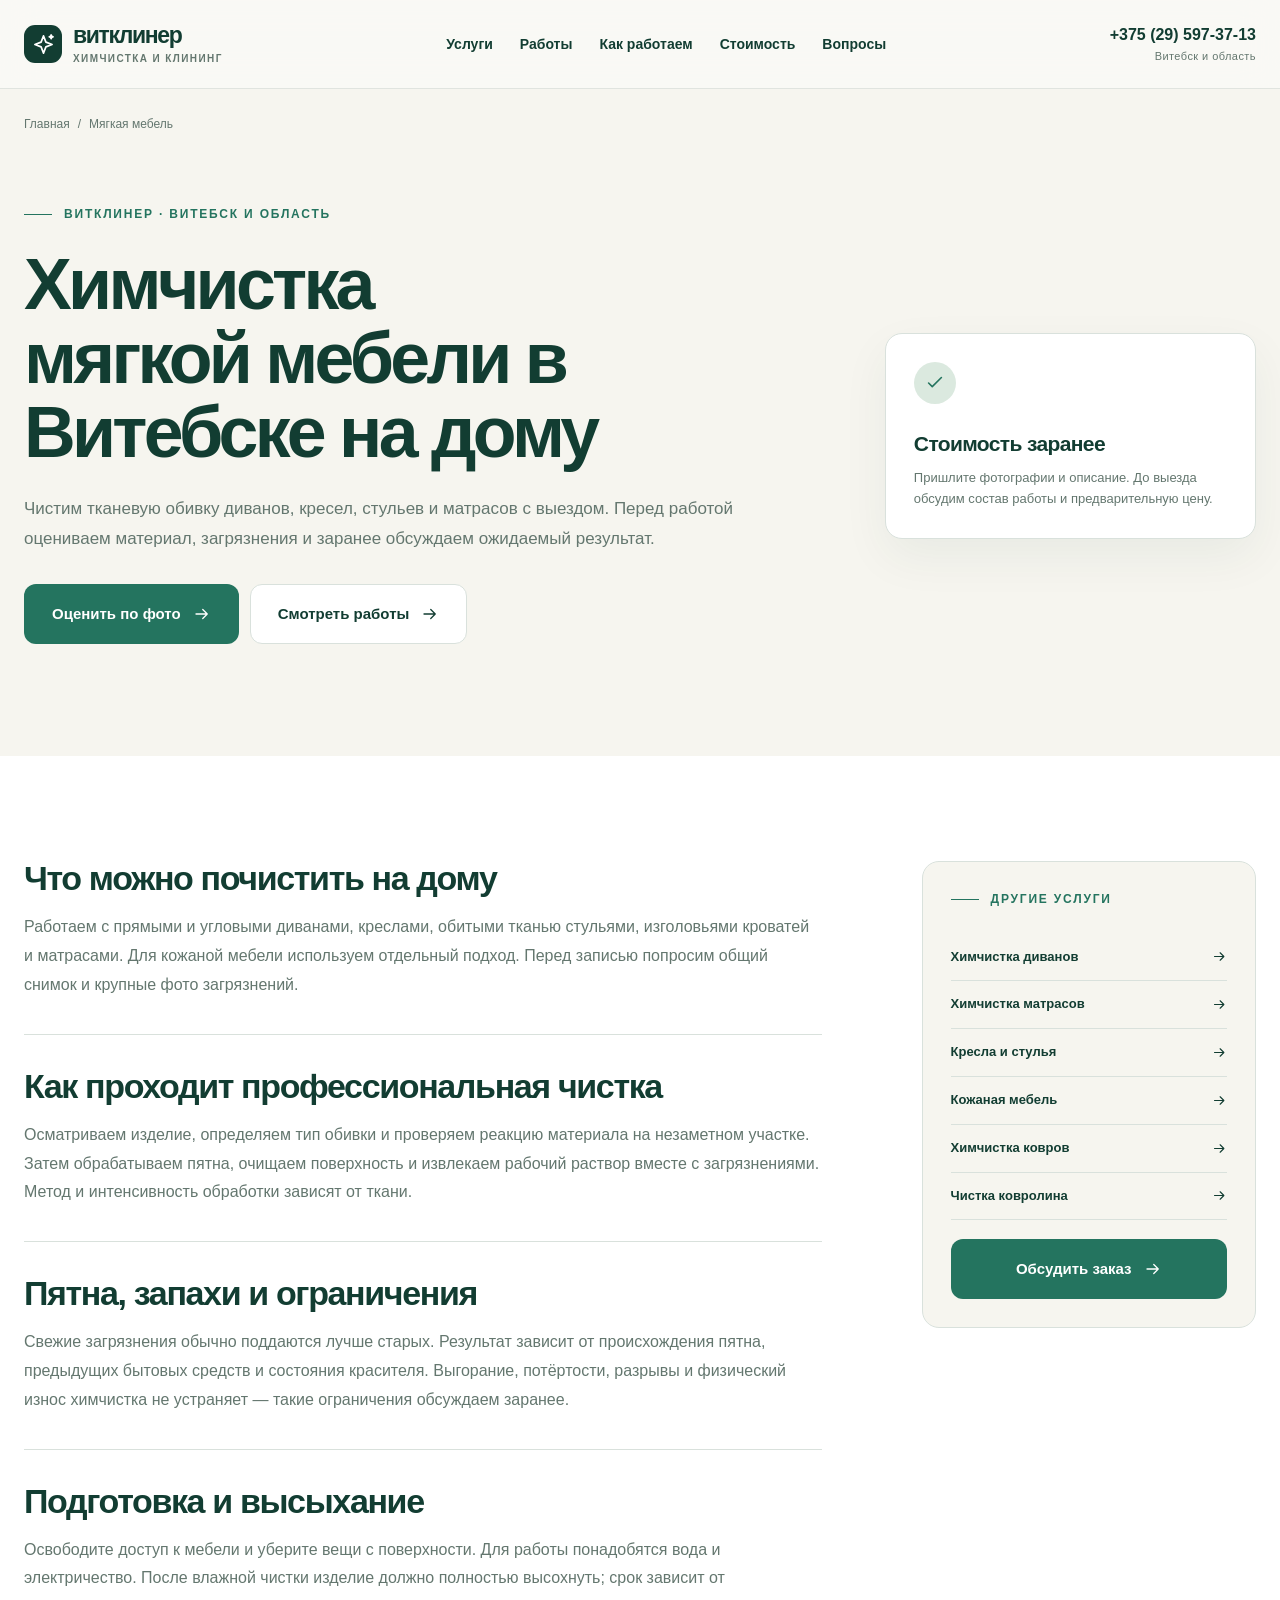
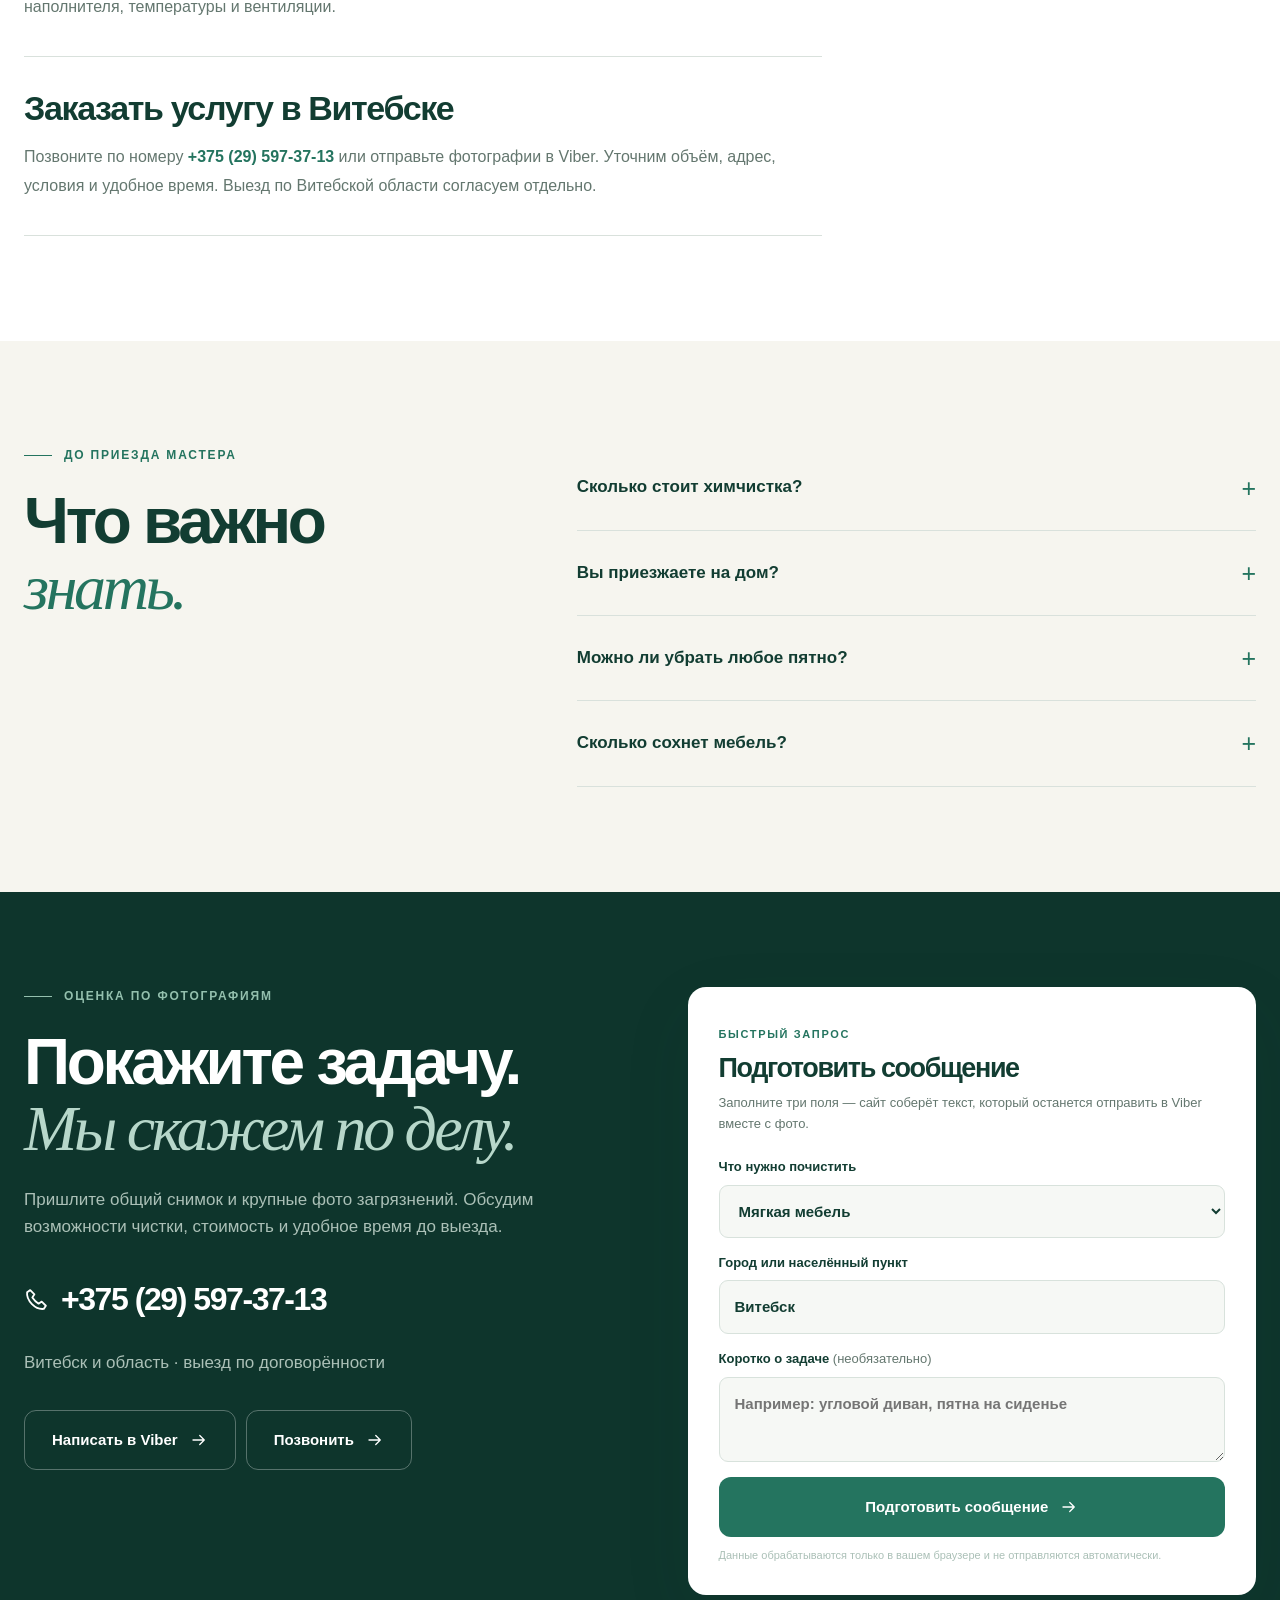
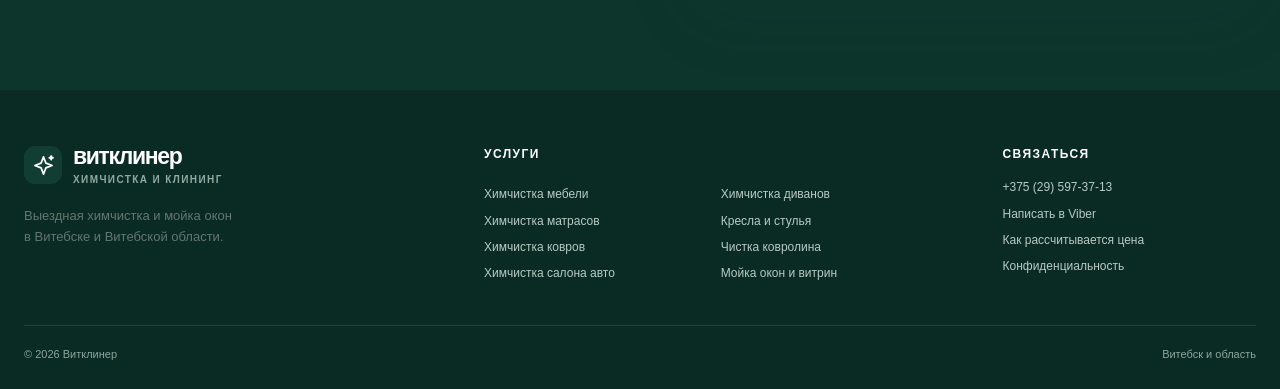
<file: himchistka-mebeli/index.html>
<!doctype html><html lang="ru"><head><meta charset="utf-8"><meta name="viewport" content="width=device-width,initial-scale=1"><title>Химчистка мягкой мебели в Витебске на дому — Витклинер</title><meta name="description" content="Профессиональная химчистка мягкой мебели на дому в Витебске и области: диваны, кресла, стулья и матрасы. Оценка по фото, реальные работы до и после."><meta name="robots" content="index,follow,max-image-preview:large,max-snippet:-1,max-video-preview:-1"><meta name="theme-color" content="#123d32"><meta name="color-scheme" content="light"><meta name="geo.region" content="BY-VI"><meta name="geo.placename" content="Витебск"><link rel="canonical" href="https://www.vitcleaner.by/himchistka-mebeli/"><meta property="og:type" content="website"><meta property="og:locale" content="ru_RU"><meta property="og:site_name" content="Витклинер"><meta property="og:title" content="Химчистка мягкой мебели в Витебске на дому — Витклинер"><meta property="og:description" content="Профессиональная химчистка мягкой мебели на дому в Витебске и области: диваны, кресла, стулья и матрасы. Оценка по фото, реальные работы до и после."><meta property="og:url" content="https://www.vitcleaner.by/himchistka-mebeli/"><meta property="og:image" content="https://www.vitcleaner.by/assets/og-cover.jpg"><meta property="og:image:width" content="1200"><meta property="og:image:height" content="630"><meta property="og:image:alt" content="Витклинер — химчистка и клининг в Витебске"><meta name="twitter:card" content="summary_large_image"><meta name="twitter:title" content="Химчистка мягкой мебели в Витебске на дому — Витклинер"><meta name="twitter:description" content="Профессиональная химчистка мягкой мебели на дому в Витебске и области: диваны, кресла, стулья и матрасы. Оценка по фото, реальные работы до и после."><meta name="twitter:image" content="https://www.vitcleaner.by/assets/og-cover.jpg"><link rel="icon" href="../assets/logo.svg" type="image/svg+xml"><link rel="apple-touch-icon" href="../assets/apple-touch-icon.png"><link rel="stylesheet" href="../assets/site.css?v=20261021c"><script src="../assets/site.js" defer></script><script type="application/ld+json">{"@context": "https://schema.org", "@graph": [{"@type": "LocalBusiness", "@id": "https://www.vitcleaner.by/#company", "name": "Витклинер", "alternateName": "VITCLEANER", "url": "https://www.vitcleaner.by/", "telephone": "+375295973713", "logo": "https://www.vitcleaner.by/assets/logo.svg", "image": "https://www.vitcleaner.by/assets/og-cover.jpg", "priceRange": "₽₽", "areaServed": [{"@type": "City", "name": "Витебск"}, {"@type": "AdministrativeArea", "name": "Витебская область"}], "contactPoint": {"@type": "ContactPoint", "telephone": "+375295973713", "contactType": "customer service", "availableLanguage": "ru", "areaServed": "BY"}, "hasOfferCatalog": {"@type": "OfferCatalog", "name": "Услуги Витклинер", "itemListElement": [{"@type": "Offer", "itemOffered": {"@type": "Service", "name": "Химчистка мебели", "url": "https://www.vitcleaner.by/himchistka-mebeli/"}}, {"@type": "Offer", "itemOffered": {"@type": "Service", "name": "Химчистка диванов", "url": "https://www.vitcleaner.by/himchistka-divanov/"}}, {"@type": "Offer", "itemOffered": {"@type": "Service", "name": "Химчистка матрасов", "url": "https://www.vitcleaner.by/himchistka-matrasov/"}}, {"@type": "Offer", "itemOffered": {"@type": "Service", "name": "Кресла и стулья", "url": "https://www.vitcleaner.by/himchistka-kresel-stulev/"}}, {"@type": "Offer", "itemOffered": {"@type": "Service", "name": "Кожаная мебель", "url": "https://www.vitcleaner.by/himchistka-kozhanoy-mebeli/"}}, {"@type": "Offer", "itemOffered": {"@type": "Service", "name": "Химчистка ковров", "url": "https://www.vitcleaner.by/himchistka-kovrov/"}}, {"@type": "Offer", "itemOffered": {"@type": "Service", "name": "Чистка ковролина", "url": "https://www.vitcleaner.by/chistka-kovrolina/"}}, {"@type": "Offer", "itemOffered": {"@type": "Service", "name": "Химчистка салона авто", "url": "https://www.vitcleaner.by/himchistka-avto/"}}, {"@type": "Offer", "itemOffered": {"@type": "Service", "name": "Мойка окон и витрин", "url": "https://www.vitcleaner.by/moika-okon/"}}, {"@type": "Offer", "itemOffered": {"@type": "Service", "name": "Окна после ремонта", "url": "https://www.vitcleaner.by/moika-okon-posle-remonta/"}}]}}, {"@type": "WebSite", "@id": "https://www.vitcleaner.by/#website", "url": "https://www.vitcleaner.by/", "name": "Витклинер", "inLanguage": "ru", "publisher": {"@id": "https://www.vitcleaner.by/#company"}}, {"@type": "WebPage", "@id": "https://www.vitcleaner.by/himchistka-mebeli/#page", "url": "https://www.vitcleaner.by/himchistka-mebeli/", "name": "Химчистка мягкой мебели в Витебске на дому — Витклинер", "description": "Профессиональная химчистка мягкой мебели на дому в Витебске и области: диваны, кресла, стулья и матрасы. Оценка по фото, реальные работы до и после.", "inLanguage": "ru", "isPartOf": {"@id": "https://www.vitcleaner.by/#website"}, "about": {"@id": "https://www.vitcleaner.by/#company"}, "dateModified": "2026-10-21"}, {"@type": "BreadcrumbList", "itemListElement": [{"@type": "ListItem", "position": 1, "name": "Главная", "item": "https://www.vitcleaner.by/"}, {"@type": "ListItem", "position": 2, "name": "Химчистка мягкой мебели в Витебске на дому — Витклинер", "item": "https://www.vitcleaner.by/himchistka-mebeli/"}]}, {"@type": "Service", "@id": "https://www.vitcleaner.by/himchistka-mebeli/#service", "name": "Химчистка мягкой мебели в Витебске на дому", "serviceType": "Мягкая мебель", "description": "Профессиональная химчистка мягкой мебели на дому в Витебске и области: диваны, кресла, стулья и матрасы. Оценка по фото, реальные работы до и после.", "provider": {"@id": "https://www.vitcleaner.by/#company"}, "areaServed": [{"@type": "City", "name": "Витебск"}, {"@type": "AdministrativeArea", "name": "Витебская область"}], "url": "https://www.vitcleaner.by/himchistka-mebeli/"}, {"@type": "FAQPage", "mainEntity": [{"@type": "Question", "name": "Сколько стоит химчистка?", "acceptedAnswer": {"@type": "Answer", "text": "Стоимость зависит от размера, материала и загрязнений. Пришлите в Viber общий снимок и фото пятен: обсудим объём и предварительную цену. Итоговую стоимость согласуем до начала работы."}}, {"@type": "Question", "name": "Вы приезжаете на дом?", "acceptedAnswer": {"@type": "Answer", "text": "Да, выезжаем по Витебску и Витебской области. Условия выезда за город, доступ к воде и электричеству уточняем при записи."}}, {"@type": "Question", "name": "Можно ли убрать любое пятно?", "acceptedAnswer": {"@type": "Answer", "text": "Не всегда. Результат зависит от происхождения и давности пятна, материала и предыдущих обработок. Выгорание, износ и повреждение красителя чистка не исправляет."}}, {"@type": "Question", "name": "Сколько сохнет мебель?", "acceptedAnswer": {"@type": "Answer", "text": "Время зависит от ткани, наполнителя, объёма влажной обработки, температуры и вентиляции. Ориентир мастер сообщит после оценки. Пользоваться мебелью стоит после полного высыхания."}}]}]}</script><!-- Yandex.Metrika counter -->
<script type="text/javascript">
    (function(m,e,t,r,i,k,a){
        m[i]=m[i]||function(){(m[i].a=m[i].a||[]).push(arguments)};
        m[i].l=1*new Date();
        for (var j = 0; j < document.scripts.length; j++) {if (document.scripts[j].src === r) { return; }}
        k=e.createElement(t),a=e.getElementsByTagName(t)[0],k.async=1,k.src=r,a.parentNode.insertBefore(k,a)
    })(window, document,'script','https://mc.yandex.ru/metrika/tag.js?id=113723408', 'ym');

    ym(113723408, 'init', {ssr:true, webvisor:true, clickmap:true, ecommerce:"dataLayer", referrer: document.referrer, url: location.href, accurateTrackBounce:true, trackLinks:true});
</script>
<!-- /Yandex.Metrika counter --></head><body><!-- Yandex.Metrika counter -->
<noscript><div><img src="https://mc.yandex.ru/watch/113723408" style="position:absolute; left:-9999px;" alt="" /></div></noscript>
<!-- /Yandex.Metrika counter --><a class="skip" href="#main">Перейти к содержанию</a><header class="header"><div class="wrap header-inner"><a class="logo" href="../" aria-label="Витклинер — главная"><span class="logo-mark"><svg viewBox="0 0 24 24" aria-hidden="true"><path d="m12 3 2.5 6.5L21 12l-6.5 2.5L12 21l-2.5-6.5L3 12l6.5-2.5L12 3Z"/><path d="m20 2 .6 1.4L22 4l-1.4.6L20 6l-.6-1.4L18 4l1.4-.6Z"/></svg></span><span>витклинер<small>ХИМЧИСТКА И КЛИНИНГ</small></span></a><nav class="nav" aria-label="Основное меню"><a href="../#directions">Услуги</a><a href="../#portfolio">Работы</a><a href="../#process">Как работаем</a><a href="../#prices">Стоимость</a><a href="../#faq">Вопросы</a></nav><a class="header-phone" href="tel:+375295973713"><span>+375 (29) 597-37-13</span><small>Витебск и область</small></a><button class="menu-toggle" type="button" aria-label="Открыть меню" aria-expanded="false" aria-controls="mobile-nav"><svg viewBox="0 0 24 24" aria-hidden="true"><path d="M4 7h16M4 12h16M4 17h16"/></svg></button></div><nav class="mobile-nav" id="mobile-nav" aria-label="Мобильное меню" hidden><a href="../#directions">Услуги</a><a href="../#portfolio">Работы</a><a href="../#process">Как работаем</a><a href="../#prices">Стоимость</a><a href="../#faq">Вопросы</a><a href="https://viber.click/375295973713" rel="noopener">Написать в Viber</a></nav></header><main id="main"><div class="wrap"><nav class="breadcrumb" aria-label="Хлебные крошки"><a href="../">Главная</a><span>/</span><span>Мягкая мебель</span></nav><section class="page-hero"><div><span class="eyebrow">Витклинер · Витебск и область</span><h1>Химчистка мягкой мебели в Витебске на дому</h1><p>Чистим тканевую обивку диванов, кресел, стульев и матрасов с выездом. Перед работой оцениваем материал, загрязнения и заранее обсуждаем ожидаемый результат.</p><div class="hero-actions"><a class="btn btn-primary" href="#contact" >Оценить по фото<svg viewBox="0 0 24 24" aria-hidden="true"><path d="M4 12h15m-6-6 6 6-6 6"/></svg></a><a class="btn btn-light" href="../#portfolio" >Смотреть работы<svg viewBox="0 0 24 24" aria-hidden="true"><path d="M4 12h15m-6-6 6 6-6 6"/></svg></a></div></div><div class="page-proof"><span><svg viewBox="0 0 24 24" aria-hidden="true"><path d="m5 12 4 4 10-10"/></svg></span><strong>Стоимость заранее</strong><p>Пришлите фотографии и описание. До выезда обсудим состав работы и предварительную цену.</p></div></section></div><section class="section section-white"><div class="wrap article-grid"><article class="article-content"><section><h2>Что можно почистить на дому</h2><p>Работаем с прямыми и угловыми диванами, креслами, обитыми тканью стульями, изголовьями кроватей и матрасами. Для кожаной мебели используем отдельный подход. Перед записью попросим общий снимок и крупные фото загрязнений.</p></section><section><h2>Как проходит профессиональная чистка</h2><p>Осматриваем изделие, определяем тип обивки и проверяем реакцию материала на незаметном участке. Затем обрабатываем пятна, очищаем поверхность и извлекаем рабочий раствор вместе с загрязнениями. Метод и интенсивность обработки зависят от ткани.</p></section><section><h2>Пятна, запахи и ограничения</h2><p>Свежие загрязнения обычно поддаются лучше старых. Результат зависит от происхождения пятна, предыдущих бытовых средств и состояния красителя. Выгорание, потёртости, разрывы и физический износ химчистка не устраняет — такие ограничения обсуждаем заранее.</p></section><section><h2>Подготовка и высыхание</h2><p>Освободите доступ к мебели и уберите вещи с поверхности. Для работы понадобятся вода и электричество. После влажной чистки изделие должно полностью высохнуть; срок зависит от наполнителя, температуры и вентиляции.</p></section><section><h2>Заказать услугу в Витебске</h2><p>Позвоните по номеру <a class="text-link" href="tel:+375295973713">+375 (29) 597-37-13</a> или отправьте фотографии в Viber. Уточним объём, адрес, условия и удобное время. Выезд по Витебской области согласуем отдельно.</p></section></article><aside class="aside-box"><span class="eyebrow">Другие услуги</span><nav aria-label="Другие услуги"><a href="../himchistka-divanov/">Химчистка диванов<svg viewBox="0 0 24 24" aria-hidden="true"><path d="M4 12h15m-6-6 6 6-6 6"/></svg></a><a href="../himchistka-matrasov/">Химчистка матрасов<svg viewBox="0 0 24 24" aria-hidden="true"><path d="M4 12h15m-6-6 6 6-6 6"/></svg></a><a href="../himchistka-kresel-stulev/">Кресла и стулья<svg viewBox="0 0 24 24" aria-hidden="true"><path d="M4 12h15m-6-6 6 6-6 6"/></svg></a><a href="../himchistka-kozhanoy-mebeli/">Кожаная мебель<svg viewBox="0 0 24 24" aria-hidden="true"><path d="M4 12h15m-6-6 6 6-6 6"/></svg></a><a href="../himchistka-kovrov/">Химчистка ковров<svg viewBox="0 0 24 24" aria-hidden="true"><path d="M4 12h15m-6-6 6 6-6 6"/></svg></a><a href="../chistka-kovrolina/">Чистка ковролина<svg viewBox="0 0 24 24" aria-hidden="true"><path d="M4 12h15m-6-6 6 6-6 6"/></svg></a></nav><a class="btn btn-primary" href="#contact">Обсудить заказ<svg viewBox="0 0 24 24" aria-hidden="true"><path d="M4 12h15m-6-6 6 6-6 6"/></svg></a></aside></div></section><section class="section service-faq"><div class="wrap faq-grid"><div class="faq-copy"><span class="eyebrow">До приезда мастера</span><h2>Что важно<br><em>знать.</em></h2></div><div class="faq-list"><details><summary>Сколько стоит химчистка?</summary><p>Стоимость зависит от размера, материала и загрязнений. Пришлите в Viber общий снимок и фото пятен: обсудим объём и предварительную цену. Итоговую стоимость согласуем до начала работы.</p></details><details><summary>Вы приезжаете на дом?</summary><p>Да, выезжаем по Витебску и Витебской области. Условия выезда за город, доступ к воде и электричеству уточняем при записи.</p></details><details><summary>Можно ли убрать любое пятно?</summary><p>Не всегда. Результат зависит от происхождения и давности пятна, материала и предыдущих обработок. Выгорание, износ и повреждение красителя чистка не исправляет.</p></details><details><summary>Сколько сохнет мебель?</summary><p>Время зависит от ткани, наполнителя, объёма влажной обработки, температуры и вентиляции. Ориентир мастер сообщит после оценки. Пользоваться мебелью стоит после полного высыхания.</p></details></div></div></section><section id="contact" class="contact-section"><div class="wrap contact-grid"><div class="contact-copy"><span class="eyebrow">Оценка по фотографиям</span><h2>Покажите задачу.<br><em>Мы скажем по делу.</em></h2><p>Пришлите общий снимок и крупные фото загрязнений. Обсудим возможности чистки, стоимость и удобное время до выезда.</p><a class="contact-phone" href="tel:+375295973713"><svg viewBox="0 0 24 24" aria-hidden="true"><path d="m6 3 4 4-2 3c2 3 3 4 6 6l3-2 4 4-2 3C11 22 2 13 3 5l3-2Z"/></svg>+375 (29) 597-37-13</a><p class="contact-subnote">Витебск и область · выезд по договорённости</p><div class="contact-direct"><a class="btn btn-outline" href="https://viber.click/375295973713" rel="noopener">Написать в Viber<svg viewBox="0 0 24 24" aria-hidden="true"><path d="M4 12h15m-6-6 6 6-6 6"/></svg></a><a class="btn btn-outline" href="tel:+375295973713" >Позвонить<svg viewBox="0 0 24 24" aria-hidden="true"><path d="M4 12h15m-6-6 6 6-6 6"/></svg></a></div></div><div class="contact-form"><span class="form-kicker">Быстрый запрос</span><h3>Подготовить сообщение</h3><p>Заполните три поля — сайт соберёт текст, который останется отправить в Viber вместе с фото.</p><form id="request-form"><label class="field" for="service">Что нужно почистить<select id="service" name="service"><option selected>Мягкая мебель</option><option>Диваны</option><option>Матрасы</option><option>Кресла и стулья</option><option>Кожаная мебель</option><option>Ковры</option><option>Ковролин</option><option>Салон автомобиля</option><option>Окна и витрины</option><option>Окна после ремонта</option><option>Несколько услуг / другое</option></select></label><label class="field" for="location">Город или населённый пункт<input id="location" name="location" value="Витебск" required maxlength="100" autocomplete="address-level2"></label><label class="field" for="details">Коротко о задаче <span>(необязательно)</span><textarea id="details" name="details" maxlength="1000" placeholder="Например: угловой диван, пятна на сиденье"></textarea></label><button class="btn btn-primary" type="submit">Подготовить сообщение<svg viewBox="0 0 24 24" aria-hidden="true"><path d="M4 12h15m-6-6 6 6-6 6"/></svg></button><p class="form-note">Данные обрабатываются только в вашем браузере и не отправляются автоматически.</p></form><div class="request-result" id="request-result" hidden aria-live="polite"><h4>Сообщение готово</h4><div class="request-preview" id="request-preview"></div><button class="btn copy-btn" id="copy-request" type="button">Скопировать текст</button><a class="btn btn-primary" href="https://viber.click/375295973713" rel="noopener">Открыть Viber<svg viewBox="0 0 24 24" aria-hidden="true"><path d="M4 12h15m-6-6 6 6-6 6"/></svg></a><p id="copy-status">Вставьте текст в чат и приложите фотографии.</p></div><noscript><p class="form-note">Включите JavaScript или сразу позвоните / напишите в Viber.</p></noscript></div></div></section></main><footer class="footer"><div class="wrap footer-grid"><div><a class="logo" href="../" aria-label="Витклинер — главная"><span class="logo-mark"><svg viewBox="0 0 24 24" aria-hidden="true"><path d="m12 3 2.5 6.5L21 12l-6.5 2.5L12 21l-2.5-6.5L3 12l6.5-2.5L12 3Z"/><path d="m20 2 .6 1.4L22 4l-1.4.6L20 6l-.6-1.4L18 4l1.4-.6Z"/></svg></span><span>витклинер<small>ХИМЧИСТКА И КЛИНИНГ</small></span></a><p>Выездная химчистка и мойка окон<br>в Витебске и Витебской области.</p></div><nav class="footer-services" aria-label="Услуги"><strong>Услуги</strong><a href="../himchistka-mebeli/">Химчистка мебели</a><a href="../himchistka-divanov/">Химчистка диванов</a><a href="../himchistka-matrasov/">Химчистка матрасов</a><a href="../himchistka-kresel-stulev/">Кресла и стулья</a><a href="../himchistka-kovrov/">Химчистка ковров</a><a href="../chistka-kovrolina/">Чистка ковролина</a><a href="../himchistka-avto/">Химчистка салона авто</a><a href="../moika-okon/">Мойка окон и витрин</a></nav><div class="footer-contact"><strong>Связаться</strong><a href="tel:+375295973713">+375 (29) 597-37-13</a><a href="https://viber.click/375295973713" rel="noopener">Написать в Viber</a><a href="../stoimost/">Как рассчитывается цена</a><a href="../privacy/">Конфиденциальность</a></div></div><div class="wrap footer-bottom"><span>© 2026 Витклинер</span><span>Витебск и область</span></div></footer><div class="mobile-bar" aria-label="Быстрая связь"><a class="btn btn-light" href="tel:+375295973713"><svg viewBox="0 0 24 24" aria-hidden="true"><path d="m6 3 4 4-2 3c2 3 3 4 6 6l3-2 4 4-2 3C11 22 2 13 3 5l3-2Z"/></svg>Позвонить</a><a class="btn btn-primary" href="../#contact">Оценка по фото<svg viewBox="0 0 24 24" aria-hidden="true"><path d="M4 12h15m-6-6 6 6-6 6"/></svg></a></div></body></html>
</file>
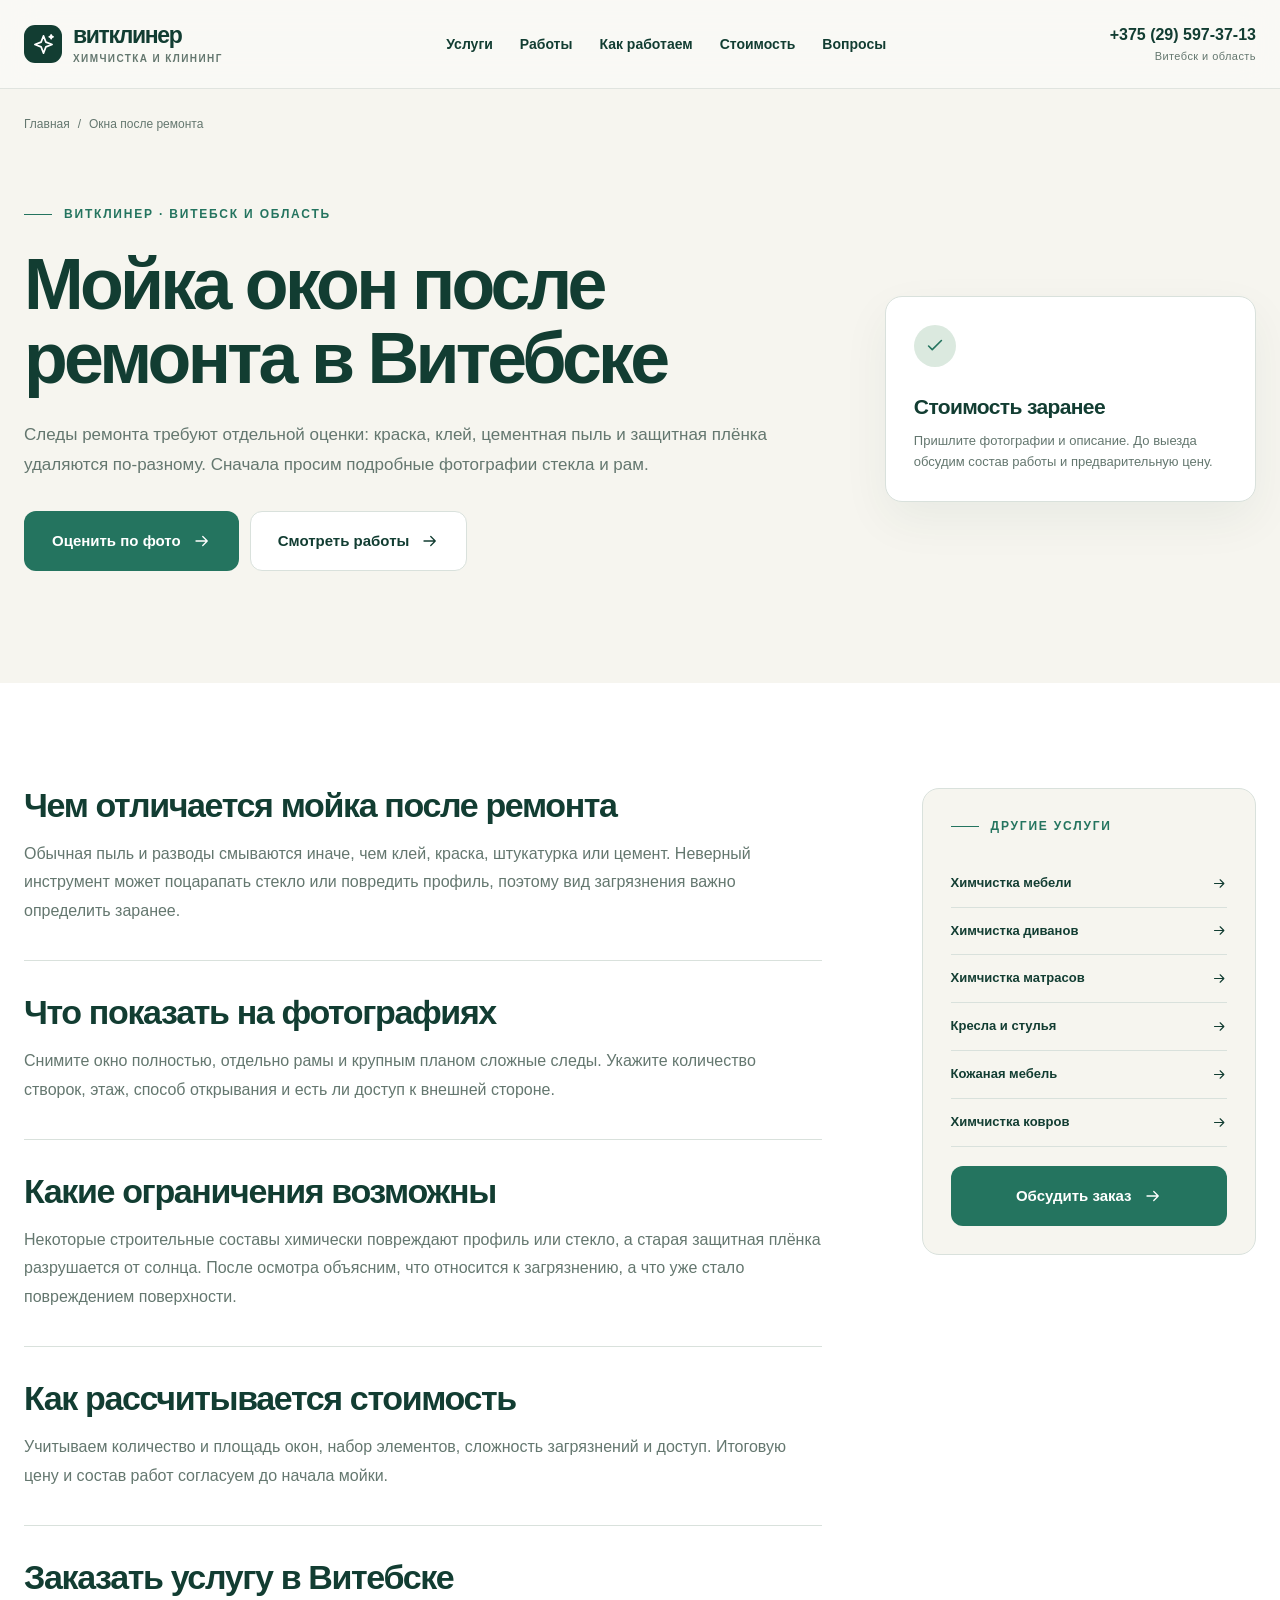
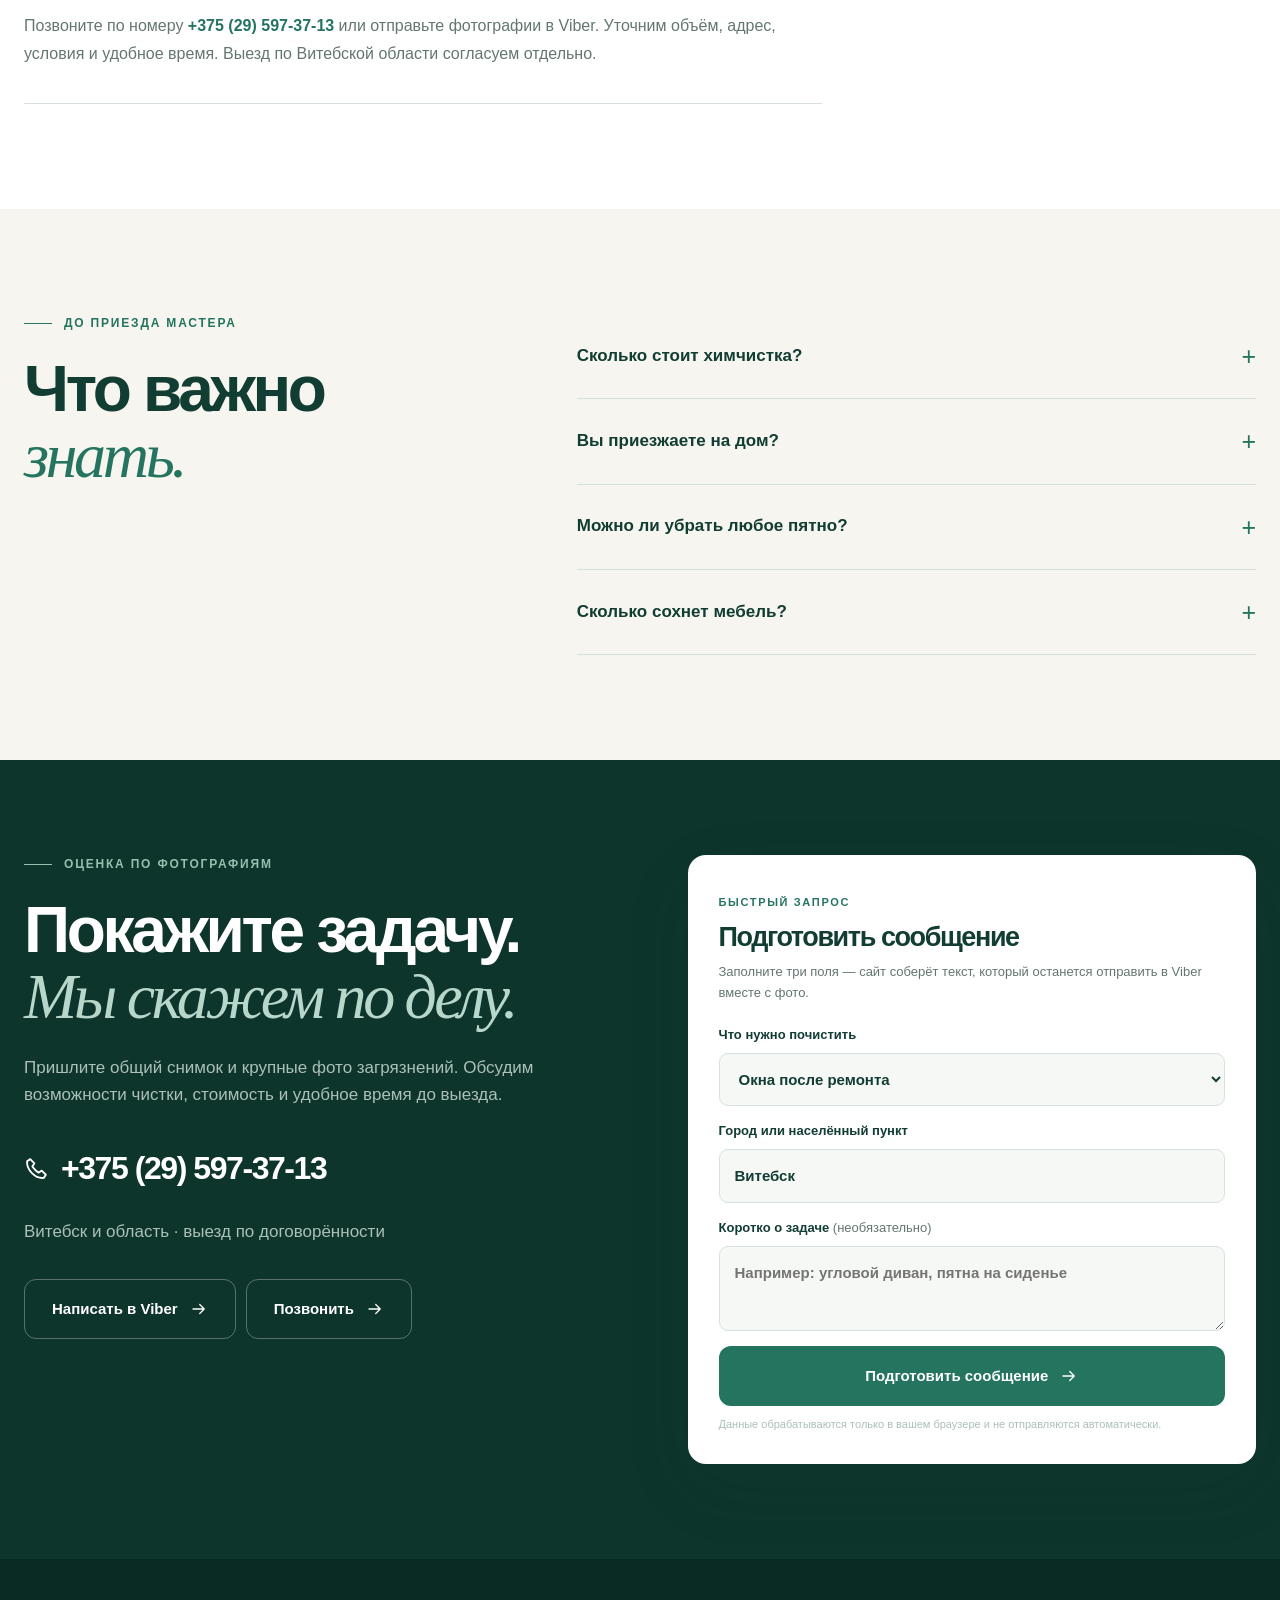
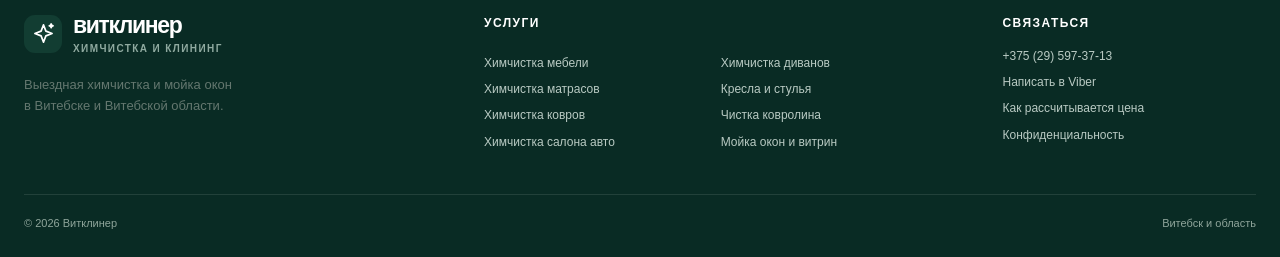
<file: moika-okon-posle-remonta/index.html>
<!doctype html><html lang="ru"><head><meta charset="utf-8"><meta name="viewport" content="width=device-width,initial-scale=1"><title>Мойка окон после ремонта в Витебске — Витклинер</title><meta name="description" content="Мойка окон после ремонта и строительства в Витебске: оценка следов краски, клея, цемента и плёнки, безопасный подбор инструмента и средств."><meta name="robots" content="index,follow,max-image-preview:large,max-snippet:-1,max-video-preview:-1"><meta name="theme-color" content="#123d32"><meta name="color-scheme" content="light"><meta name="geo.region" content="BY-VI"><meta name="geo.placename" content="Витебск"><link rel="canonical" href="https://www.vitcleaner.by/moika-okon-posle-remonta/"><meta property="og:type" content="website"><meta property="og:locale" content="ru_RU"><meta property="og:site_name" content="Витклинер"><meta property="og:title" content="Мойка окон после ремонта в Витебске — Витклинер"><meta property="og:description" content="Мойка окон после ремонта и строительства в Витебске: оценка следов краски, клея, цемента и плёнки, безопасный подбор инструмента и средств."><meta property="og:url" content="https://www.vitcleaner.by/moika-okon-posle-remonta/"><meta property="og:image" content="https://www.vitcleaner.by/assets/og-cover.jpg"><meta property="og:image:width" content="1200"><meta property="og:image:height" content="630"><meta property="og:image:alt" content="Витклинер — химчистка и клининг в Витебске"><meta name="twitter:card" content="summary_large_image"><meta name="twitter:title" content="Мойка окон после ремонта в Витебске — Витклинер"><meta name="twitter:description" content="Мойка окон после ремонта и строительства в Витебске: оценка следов краски, клея, цемента и плёнки, безопасный подбор инструмента и средств."><meta name="twitter:image" content="https://www.vitcleaner.by/assets/og-cover.jpg"><link rel="icon" href="../assets/logo.svg" type="image/svg+xml"><link rel="apple-touch-icon" href="../assets/apple-touch-icon.png"><link rel="stylesheet" href="../assets/site.css?v=20261021c"><script src="../assets/site.js" defer></script><script type="application/ld+json">{"@context": "https://schema.org", "@graph": [{"@type": "LocalBusiness", "@id": "https://www.vitcleaner.by/#company", "name": "Витклинер", "alternateName": "VITCLEANER", "url": "https://www.vitcleaner.by/", "telephone": "+375295973713", "logo": "https://www.vitcleaner.by/assets/logo.svg", "image": "https://www.vitcleaner.by/assets/og-cover.jpg", "priceRange": "₽₽", "areaServed": [{"@type": "City", "name": "Витебск"}, {"@type": "AdministrativeArea", "name": "Витебская область"}], "contactPoint": {"@type": "ContactPoint", "telephone": "+375295973713", "contactType": "customer service", "availableLanguage": "ru", "areaServed": "BY"}, "hasOfferCatalog": {"@type": "OfferCatalog", "name": "Услуги Витклинер", "itemListElement": [{"@type": "Offer", "itemOffered": {"@type": "Service", "name": "Химчистка мебели", "url": "https://www.vitcleaner.by/himchistka-mebeli/"}}, {"@type": "Offer", "itemOffered": {"@type": "Service", "name": "Химчистка диванов", "url": "https://www.vitcleaner.by/himchistka-divanov/"}}, {"@type": "Offer", "itemOffered": {"@type": "Service", "name": "Химчистка матрасов", "url": "https://www.vitcleaner.by/himchistka-matrasov/"}}, {"@type": "Offer", "itemOffered": {"@type": "Service", "name": "Кресла и стулья", "url": "https://www.vitcleaner.by/himchistka-kresel-stulev/"}}, {"@type": "Offer", "itemOffered": {"@type": "Service", "name": "Кожаная мебель", "url": "https://www.vitcleaner.by/himchistka-kozhanoy-mebeli/"}}, {"@type": "Offer", "itemOffered": {"@type": "Service", "name": "Химчистка ковров", "url": "https://www.vitcleaner.by/himchistka-kovrov/"}}, {"@type": "Offer", "itemOffered": {"@type": "Service", "name": "Чистка ковролина", "url": "https://www.vitcleaner.by/chistka-kovrolina/"}}, {"@type": "Offer", "itemOffered": {"@type": "Service", "name": "Химчистка салона авто", "url": "https://www.vitcleaner.by/himchistka-avto/"}}, {"@type": "Offer", "itemOffered": {"@type": "Service", "name": "Мойка окон и витрин", "url": "https://www.vitcleaner.by/moika-okon/"}}, {"@type": "Offer", "itemOffered": {"@type": "Service", "name": "Окна после ремонта", "url": "https://www.vitcleaner.by/moika-okon-posle-remonta/"}}]}}, {"@type": "WebSite", "@id": "https://www.vitcleaner.by/#website", "url": "https://www.vitcleaner.by/", "name": "Витклинер", "inLanguage": "ru", "publisher": {"@id": "https://www.vitcleaner.by/#company"}}, {"@type": "WebPage", "@id": "https://www.vitcleaner.by/moika-okon-posle-remonta/#page", "url": "https://www.vitcleaner.by/moika-okon-posle-remonta/", "name": "Мойка окон после ремонта в Витебске — Витклинер", "description": "Мойка окон после ремонта и строительства в Витебске: оценка следов краски, клея, цемента и плёнки, безопасный подбор инструмента и средств.", "inLanguage": "ru", "isPartOf": {"@id": "https://www.vitcleaner.by/#website"}, "about": {"@id": "https://www.vitcleaner.by/#company"}, "dateModified": "2026-10-21"}, {"@type": "BreadcrumbList", "itemListElement": [{"@type": "ListItem", "position": 1, "name": "Главная", "item": "https://www.vitcleaner.by/"}, {"@type": "ListItem", "position": 2, "name": "Мойка окон после ремонта в Витебске — Витклинер", "item": "https://www.vitcleaner.by/moika-okon-posle-remonta/"}]}, {"@type": "Service", "@id": "https://www.vitcleaner.by/moika-okon-posle-remonta/#service", "name": "Мойка окон после ремонта в Витебске", "serviceType": "Окна после ремонта", "description": "Мойка окон после ремонта и строительства в Витебске: оценка следов краски, клея, цемента и плёнки, безопасный подбор инструмента и средств.", "provider": {"@id": "https://www.vitcleaner.by/#company"}, "areaServed": [{"@type": "City", "name": "Витебск"}, {"@type": "AdministrativeArea", "name": "Витебская область"}], "url": "https://www.vitcleaner.by/moika-okon-posle-remonta/"}, {"@type": "FAQPage", "mainEntity": [{"@type": "Question", "name": "Сколько стоит химчистка?", "acceptedAnswer": {"@type": "Answer", "text": "Стоимость зависит от размера, материала и загрязнений. Пришлите в Viber общий снимок и фото пятен: обсудим объём и предварительную цену. Итоговую стоимость согласуем до начала работы."}}, {"@type": "Question", "name": "Вы приезжаете на дом?", "acceptedAnswer": {"@type": "Answer", "text": "Да, выезжаем по Витебску и Витебской области. Условия выезда за город, доступ к воде и электричеству уточняем при записи."}}, {"@type": "Question", "name": "Можно ли убрать любое пятно?", "acceptedAnswer": {"@type": "Answer", "text": "Не всегда. Результат зависит от происхождения и давности пятна, материала и предыдущих обработок. Выгорание, износ и повреждение красителя чистка не исправляет."}}, {"@type": "Question", "name": "Сколько сохнет мебель?", "acceptedAnswer": {"@type": "Answer", "text": "Время зависит от ткани, наполнителя, объёма влажной обработки, температуры и вентиляции. Ориентир мастер сообщит после оценки. Пользоваться мебелью стоит после полного высыхания."}}]}]}</script><!-- Yandex.Metrika counter -->
<script type="text/javascript">
    (function(m,e,t,r,i,k,a){
        m[i]=m[i]||function(){(m[i].a=m[i].a||[]).push(arguments)};
        m[i].l=1*new Date();
        for (var j = 0; j < document.scripts.length; j++) {if (document.scripts[j].src === r) { return; }}
        k=e.createElement(t),a=e.getElementsByTagName(t)[0],k.async=1,k.src=r,a.parentNode.insertBefore(k,a)
    })(window, document,'script','https://mc.yandex.ru/metrika/tag.js?id=113723408', 'ym');

    ym(113723408, 'init', {ssr:true, webvisor:true, clickmap:true, ecommerce:"dataLayer", referrer: document.referrer, url: location.href, accurateTrackBounce:true, trackLinks:true});
</script>
<!-- /Yandex.Metrika counter --></head><body><!-- Yandex.Metrika counter -->
<noscript><div><img src="https://mc.yandex.ru/watch/113723408" style="position:absolute; left:-9999px;" alt="" /></div></noscript>
<!-- /Yandex.Metrika counter --><a class="skip" href="#main">Перейти к содержанию</a><header class="header"><div class="wrap header-inner"><a class="logo" href="../" aria-label="Витклинер — главная"><span class="logo-mark"><svg viewBox="0 0 24 24" aria-hidden="true"><path d="m12 3 2.5 6.5L21 12l-6.5 2.5L12 21l-2.5-6.5L3 12l6.5-2.5L12 3Z"/><path d="m20 2 .6 1.4L22 4l-1.4.6L20 6l-.6-1.4L18 4l1.4-.6Z"/></svg></span><span>витклинер<small>ХИМЧИСТКА И КЛИНИНГ</small></span></a><nav class="nav" aria-label="Основное меню"><a href="../#directions">Услуги</a><a href="../#portfolio">Работы</a><a href="../#process">Как работаем</a><a href="../#prices">Стоимость</a><a href="../#faq">Вопросы</a></nav><a class="header-phone" href="tel:+375295973713"><span>+375 (29) 597-37-13</span><small>Витебск и область</small></a><button class="menu-toggle" type="button" aria-label="Открыть меню" aria-expanded="false" aria-controls="mobile-nav"><svg viewBox="0 0 24 24" aria-hidden="true"><path d="M4 7h16M4 12h16M4 17h16"/></svg></button></div><nav class="mobile-nav" id="mobile-nav" aria-label="Мобильное меню" hidden><a href="../#directions">Услуги</a><a href="../#portfolio">Работы</a><a href="../#process">Как работаем</a><a href="../#prices">Стоимость</a><a href="../#faq">Вопросы</a><a href="https://viber.click/375295973713" rel="noopener">Написать в Viber</a></nav></header><main id="main"><div class="wrap"><nav class="breadcrumb" aria-label="Хлебные крошки"><a href="../">Главная</a><span>/</span><span>Окна после ремонта</span></nav><section class="page-hero"><div><span class="eyebrow">Витклинер · Витебск и область</span><h1>Мойка окон после ремонта в Витебске</h1><p>Следы ремонта требуют отдельной оценки: краска, клей, цементная пыль и защитная плёнка удаляются по-разному. Сначала просим подробные фотографии стекла и рам.</p><div class="hero-actions"><a class="btn btn-primary" href="#contact" >Оценить по фото<svg viewBox="0 0 24 24" aria-hidden="true"><path d="M4 12h15m-6-6 6 6-6 6"/></svg></a><a class="btn btn-light" href="../#portfolio" >Смотреть работы<svg viewBox="0 0 24 24" aria-hidden="true"><path d="M4 12h15m-6-6 6 6-6 6"/></svg></a></div></div><div class="page-proof"><span><svg viewBox="0 0 24 24" aria-hidden="true"><path d="m5 12 4 4 10-10"/></svg></span><strong>Стоимость заранее</strong><p>Пришлите фотографии и описание. До выезда обсудим состав работы и предварительную цену.</p></div></section></div><section class="section section-white"><div class="wrap article-grid"><article class="article-content"><section><h2>Чем отличается мойка после ремонта</h2><p>Обычная пыль и разводы смываются иначе, чем клей, краска, штукатурка или цемент. Неверный инструмент может поцарапать стекло или повредить профиль, поэтому вид загрязнения важно определить заранее.</p></section><section><h2>Что показать на фотографиях</h2><p>Снимите окно полностью, отдельно рамы и крупным планом сложные следы. Укажите количество створок, этаж, способ открывания и есть ли доступ к внешней стороне.</p></section><section><h2>Какие ограничения возможны</h2><p>Некоторые строительные составы химически повреждают профиль или стекло, а старая защитная плёнка разрушается от солнца. После осмотра объясним, что относится к загрязнению, а что уже стало повреждением поверхности.</p></section><section><h2>Как рассчитывается стоимость</h2><p>Учитываем количество и площадь окон, набор элементов, сложность загрязнений и доступ. Итоговую цену и состав работ согласуем до начала мойки.</p></section><section><h2>Заказать услугу в Витебске</h2><p>Позвоните по номеру <a class="text-link" href="tel:+375295973713">+375 (29) 597-37-13</a> или отправьте фотографии в Viber. Уточним объём, адрес, условия и удобное время. Выезд по Витебской области согласуем отдельно.</p></section></article><aside class="aside-box"><span class="eyebrow">Другие услуги</span><nav aria-label="Другие услуги"><a href="../himchistka-mebeli/">Химчистка мебели<svg viewBox="0 0 24 24" aria-hidden="true"><path d="M4 12h15m-6-6 6 6-6 6"/></svg></a><a href="../himchistka-divanov/">Химчистка диванов<svg viewBox="0 0 24 24" aria-hidden="true"><path d="M4 12h15m-6-6 6 6-6 6"/></svg></a><a href="../himchistka-matrasov/">Химчистка матрасов<svg viewBox="0 0 24 24" aria-hidden="true"><path d="M4 12h15m-6-6 6 6-6 6"/></svg></a><a href="../himchistka-kresel-stulev/">Кресла и стулья<svg viewBox="0 0 24 24" aria-hidden="true"><path d="M4 12h15m-6-6 6 6-6 6"/></svg></a><a href="../himchistka-kozhanoy-mebeli/">Кожаная мебель<svg viewBox="0 0 24 24" aria-hidden="true"><path d="M4 12h15m-6-6 6 6-6 6"/></svg></a><a href="../himchistka-kovrov/">Химчистка ковров<svg viewBox="0 0 24 24" aria-hidden="true"><path d="M4 12h15m-6-6 6 6-6 6"/></svg></a></nav><a class="btn btn-primary" href="#contact">Обсудить заказ<svg viewBox="0 0 24 24" aria-hidden="true"><path d="M4 12h15m-6-6 6 6-6 6"/></svg></a></aside></div></section><section class="section service-faq"><div class="wrap faq-grid"><div class="faq-copy"><span class="eyebrow">До приезда мастера</span><h2>Что важно<br><em>знать.</em></h2></div><div class="faq-list"><details><summary>Сколько стоит химчистка?</summary><p>Стоимость зависит от размера, материала и загрязнений. Пришлите в Viber общий снимок и фото пятен: обсудим объём и предварительную цену. Итоговую стоимость согласуем до начала работы.</p></details><details><summary>Вы приезжаете на дом?</summary><p>Да, выезжаем по Витебску и Витебской области. Условия выезда за город, доступ к воде и электричеству уточняем при записи.</p></details><details><summary>Можно ли убрать любое пятно?</summary><p>Не всегда. Результат зависит от происхождения и давности пятна, материала и предыдущих обработок. Выгорание, износ и повреждение красителя чистка не исправляет.</p></details><details><summary>Сколько сохнет мебель?</summary><p>Время зависит от ткани, наполнителя, объёма влажной обработки, температуры и вентиляции. Ориентир мастер сообщит после оценки. Пользоваться мебелью стоит после полного высыхания.</p></details></div></div></section><section id="contact" class="contact-section"><div class="wrap contact-grid"><div class="contact-copy"><span class="eyebrow">Оценка по фотографиям</span><h2>Покажите задачу.<br><em>Мы скажем по делу.</em></h2><p>Пришлите общий снимок и крупные фото загрязнений. Обсудим возможности чистки, стоимость и удобное время до выезда.</p><a class="contact-phone" href="tel:+375295973713"><svg viewBox="0 0 24 24" aria-hidden="true"><path d="m6 3 4 4-2 3c2 3 3 4 6 6l3-2 4 4-2 3C11 22 2 13 3 5l3-2Z"/></svg>+375 (29) 597-37-13</a><p class="contact-subnote">Витебск и область · выезд по договорённости</p><div class="contact-direct"><a class="btn btn-outline" href="https://viber.click/375295973713" rel="noopener">Написать в Viber<svg viewBox="0 0 24 24" aria-hidden="true"><path d="M4 12h15m-6-6 6 6-6 6"/></svg></a><a class="btn btn-outline" href="tel:+375295973713" >Позвонить<svg viewBox="0 0 24 24" aria-hidden="true"><path d="M4 12h15m-6-6 6 6-6 6"/></svg></a></div></div><div class="contact-form"><span class="form-kicker">Быстрый запрос</span><h3>Подготовить сообщение</h3><p>Заполните три поля — сайт соберёт текст, который останется отправить в Viber вместе с фото.</p><form id="request-form"><label class="field" for="service">Что нужно почистить<select id="service" name="service"><option>Мягкая мебель</option><option>Диваны</option><option>Матрасы</option><option>Кресла и стулья</option><option>Кожаная мебель</option><option>Ковры</option><option>Ковролин</option><option>Салон автомобиля</option><option>Окна и витрины</option><option selected>Окна после ремонта</option><option>Несколько услуг / другое</option></select></label><label class="field" for="location">Город или населённый пункт<input id="location" name="location" value="Витебск" required maxlength="100" autocomplete="address-level2"></label><label class="field" for="details">Коротко о задаче <span>(необязательно)</span><textarea id="details" name="details" maxlength="1000" placeholder="Например: угловой диван, пятна на сиденье"></textarea></label><button class="btn btn-primary" type="submit">Подготовить сообщение<svg viewBox="0 0 24 24" aria-hidden="true"><path d="M4 12h15m-6-6 6 6-6 6"/></svg></button><p class="form-note">Данные обрабатываются только в вашем браузере и не отправляются автоматически.</p></form><div class="request-result" id="request-result" hidden aria-live="polite"><h4>Сообщение готово</h4><div class="request-preview" id="request-preview"></div><button class="btn copy-btn" id="copy-request" type="button">Скопировать текст</button><a class="btn btn-primary" href="https://viber.click/375295973713" rel="noopener">Открыть Viber<svg viewBox="0 0 24 24" aria-hidden="true"><path d="M4 12h15m-6-6 6 6-6 6"/></svg></a><p id="copy-status">Вставьте текст в чат и приложите фотографии.</p></div><noscript><p class="form-note">Включите JavaScript или сразу позвоните / напишите в Viber.</p></noscript></div></div></section></main><footer class="footer"><div class="wrap footer-grid"><div><a class="logo" href="../" aria-label="Витклинер — главная"><span class="logo-mark"><svg viewBox="0 0 24 24" aria-hidden="true"><path d="m12 3 2.5 6.5L21 12l-6.5 2.5L12 21l-2.5-6.5L3 12l6.5-2.5L12 3Z"/><path d="m20 2 .6 1.4L22 4l-1.4.6L20 6l-.6-1.4L18 4l1.4-.6Z"/></svg></span><span>витклинер<small>ХИМЧИСТКА И КЛИНИНГ</small></span></a><p>Выездная химчистка и мойка окон<br>в Витебске и Витебской области.</p></div><nav class="footer-services" aria-label="Услуги"><strong>Услуги</strong><a href="../himchistka-mebeli/">Химчистка мебели</a><a href="../himchistka-divanov/">Химчистка диванов</a><a href="../himchistka-matrasov/">Химчистка матрасов</a><a href="../himchistka-kresel-stulev/">Кресла и стулья</a><a href="../himchistka-kovrov/">Химчистка ковров</a><a href="../chistka-kovrolina/">Чистка ковролина</a><a href="../himchistka-avto/">Химчистка салона авто</a><a href="../moika-okon/">Мойка окон и витрин</a></nav><div class="footer-contact"><strong>Связаться</strong><a href="tel:+375295973713">+375 (29) 597-37-13</a><a href="https://viber.click/375295973713" rel="noopener">Написать в Viber</a><a href="../stoimost/">Как рассчитывается цена</a><a href="../privacy/">Конфиденциальность</a></div></div><div class="wrap footer-bottom"><span>© 2026 Витклинер</span><span>Витебск и область</span></div></footer><div class="mobile-bar" aria-label="Быстрая связь"><a class="btn btn-light" href="tel:+375295973713"><svg viewBox="0 0 24 24" aria-hidden="true"><path d="m6 3 4 4-2 3c2 3 3 4 6 6l3-2 4 4-2 3C11 22 2 13 3 5l3-2Z"/></svg>Позвонить</a><a class="btn btn-primary" href="../#contact">Оценка по фото<svg viewBox="0 0 24 24" aria-hidden="true"><path d="M4 12h15m-6-6 6 6-6 6"/></svg></a></div></body></html>
</file>
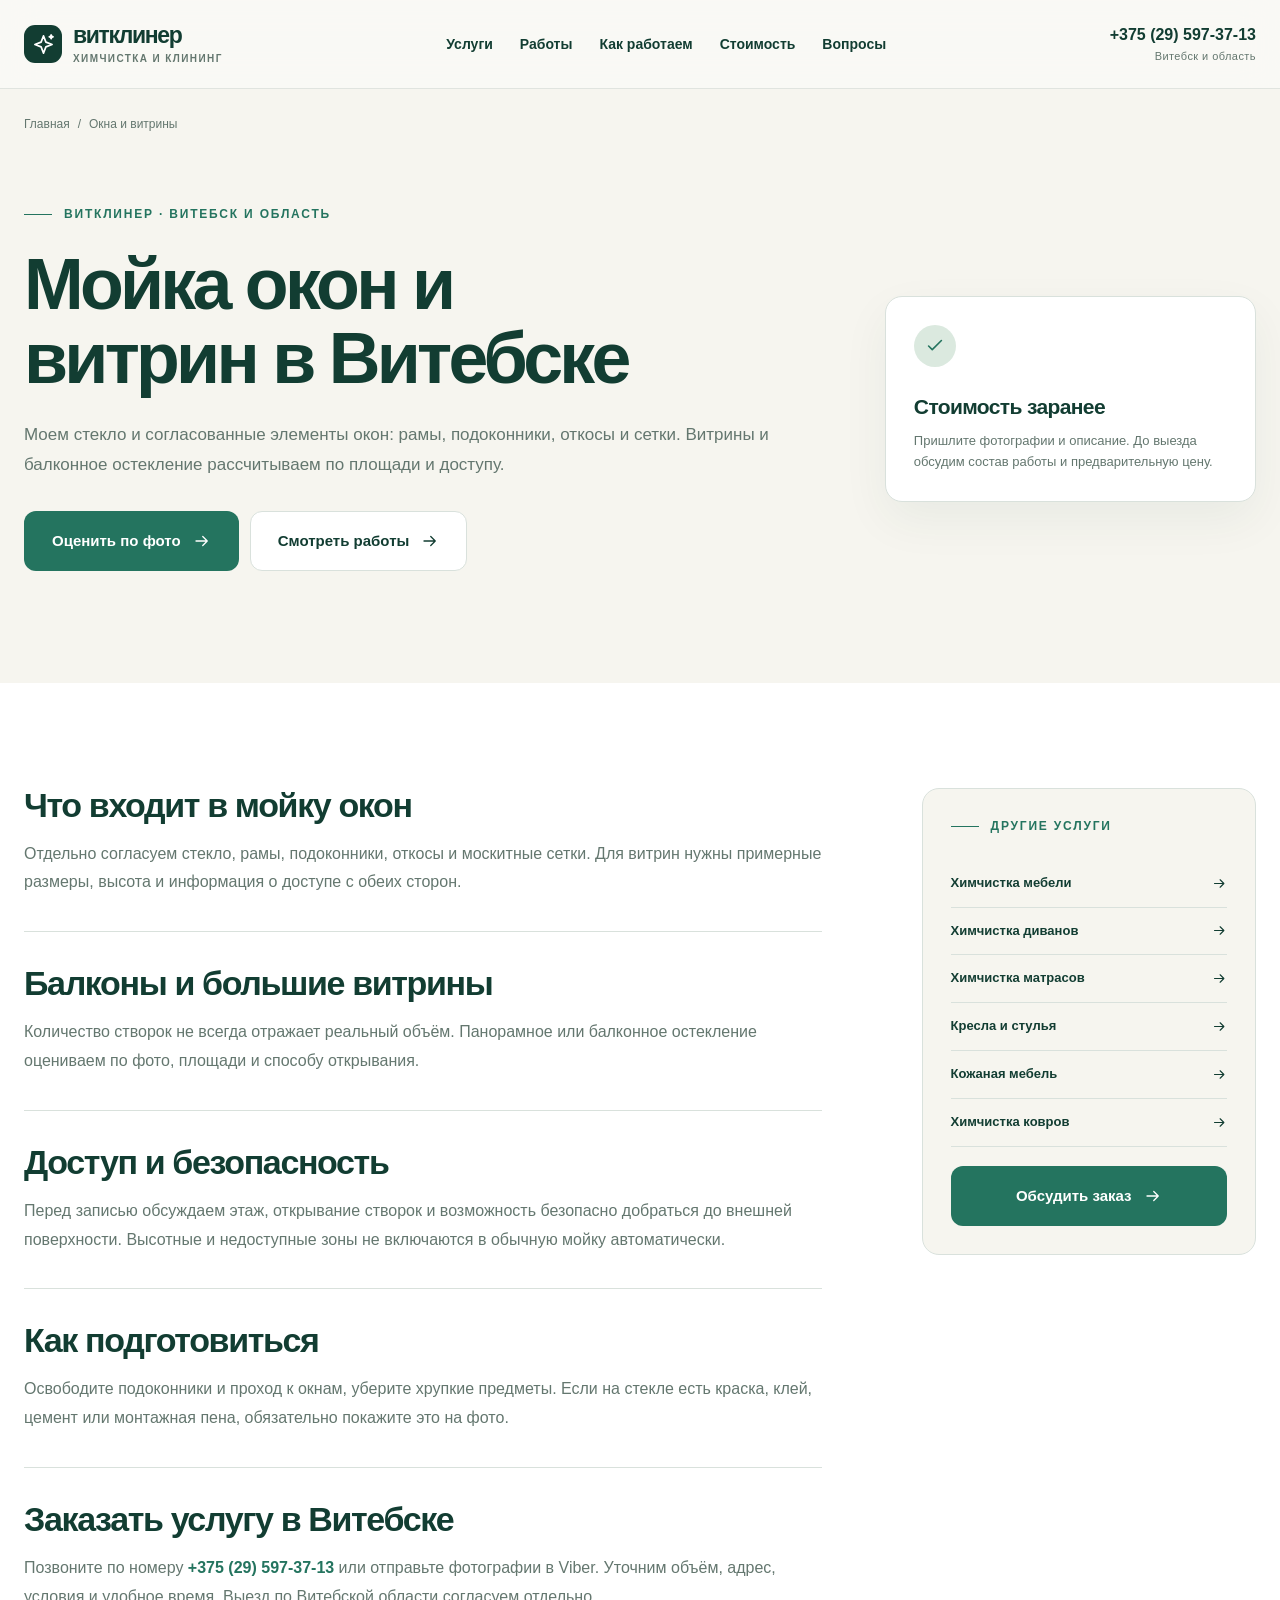
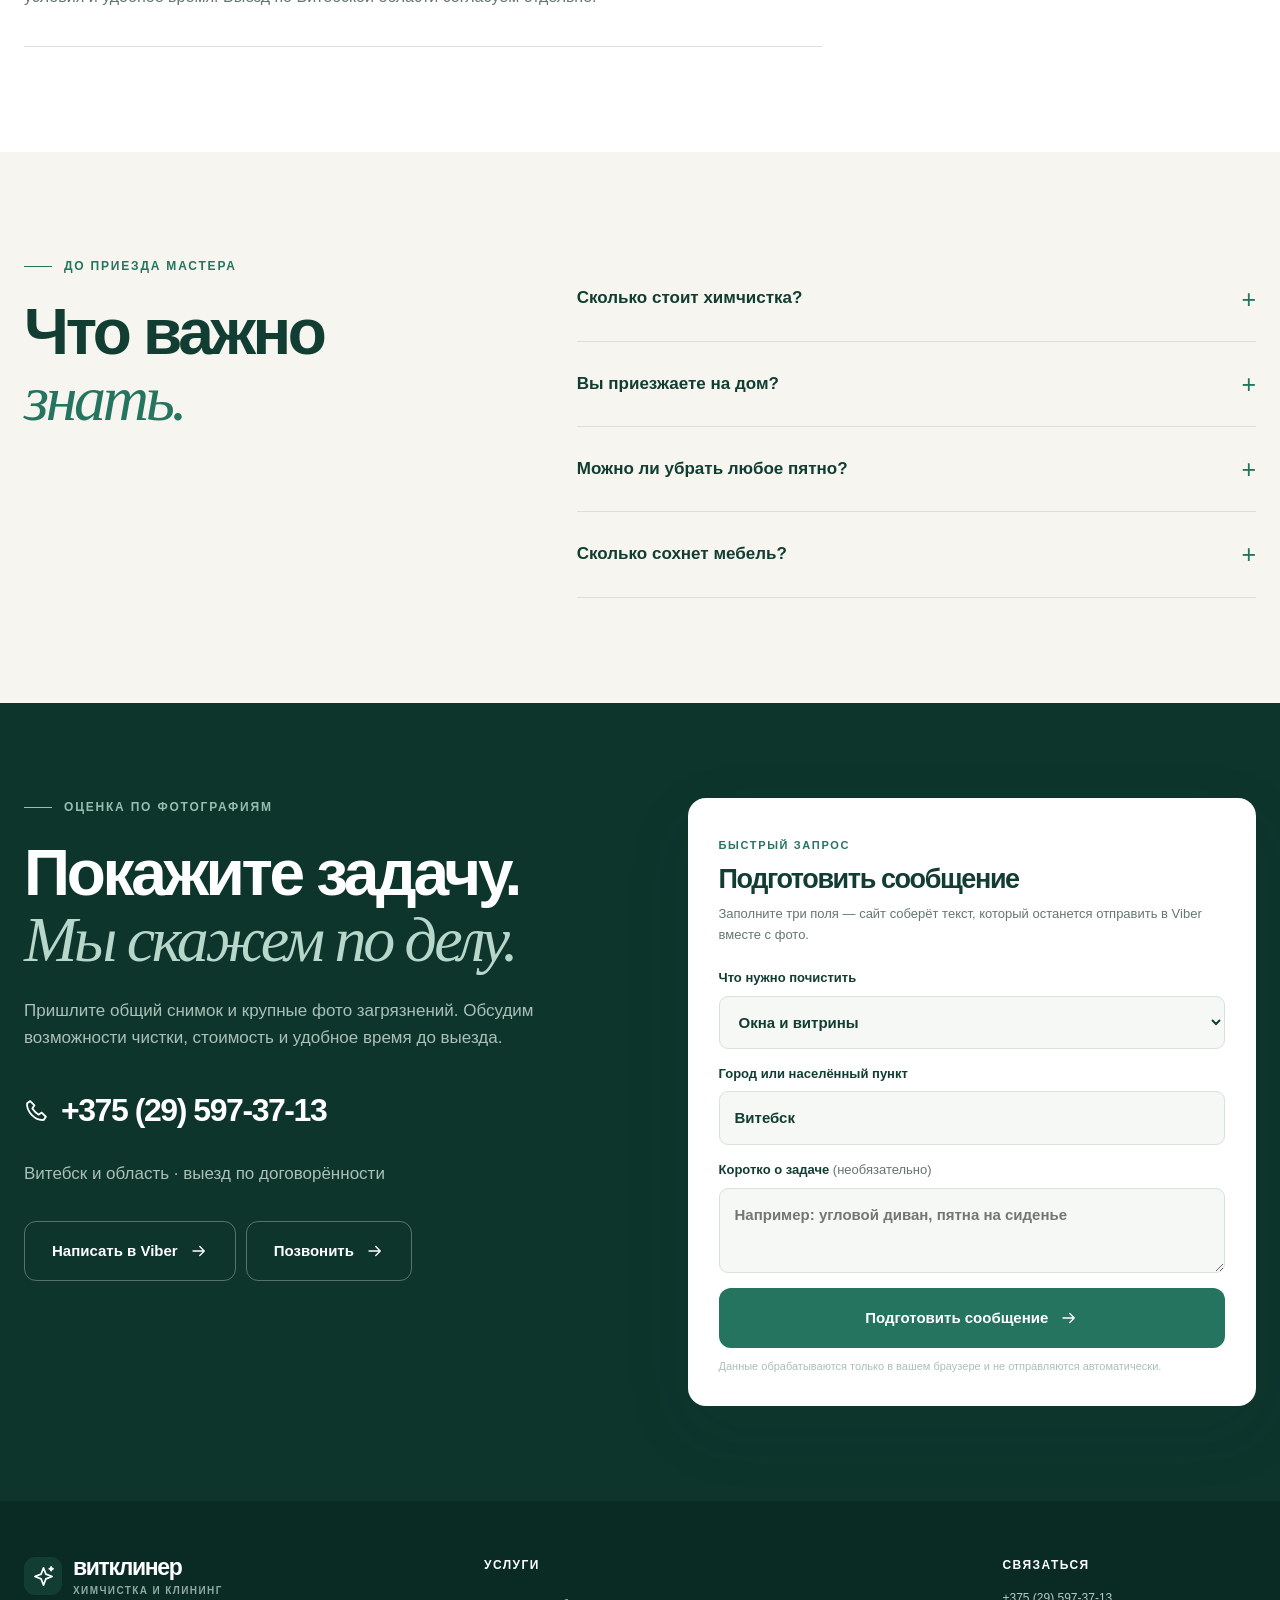
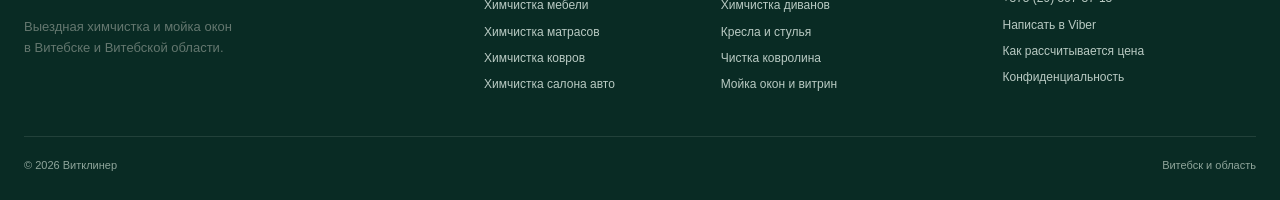
<file: moika-okon/index.html>
<!doctype html><html lang="ru"><head><meta charset="utf-8"><meta name="viewport" content="width=device-width,initial-scale=1"><title>Мойка окон и витрин в Витебске — Витклинер</title><meta name="description" content="Мойка окон, рам, подоконников, балконного остекления и витрин в Витебске. Согласование объёма и доступа, оценка стоимости по фото."><meta name="robots" content="index,follow,max-image-preview:large,max-snippet:-1,max-video-preview:-1"><meta name="theme-color" content="#123d32"><meta name="color-scheme" content="light"><meta name="geo.region" content="BY-VI"><meta name="geo.placename" content="Витебск"><link rel="canonical" href="https://www.vitcleaner.by/moika-okon/"><meta property="og:type" content="website"><meta property="og:locale" content="ru_RU"><meta property="og:site_name" content="Витклинер"><meta property="og:title" content="Мойка окон и витрин в Витебске — Витклинер"><meta property="og:description" content="Мойка окон, рам, подоконников, балконного остекления и витрин в Витебске. Согласование объёма и доступа, оценка стоимости по фото."><meta property="og:url" content="https://www.vitcleaner.by/moika-okon/"><meta property="og:image" content="https://www.vitcleaner.by/assets/og-cover.jpg"><meta property="og:image:width" content="1200"><meta property="og:image:height" content="630"><meta property="og:image:alt" content="Витклинер — химчистка и клининг в Витебске"><meta name="twitter:card" content="summary_large_image"><meta name="twitter:title" content="Мойка окон и витрин в Витебске — Витклинер"><meta name="twitter:description" content="Мойка окон, рам, подоконников, балконного остекления и витрин в Витебске. Согласование объёма и доступа, оценка стоимости по фото."><meta name="twitter:image" content="https://www.vitcleaner.by/assets/og-cover.jpg"><link rel="icon" href="../assets/logo.svg" type="image/svg+xml"><link rel="apple-touch-icon" href="../assets/apple-touch-icon.png"><link rel="stylesheet" href="../assets/site.css?v=20261021c"><script src="../assets/site.js" defer></script><script type="application/ld+json">{"@context": "https://schema.org", "@graph": [{"@type": "LocalBusiness", "@id": "https://www.vitcleaner.by/#company", "name": "Витклинер", "alternateName": "VITCLEANER", "url": "https://www.vitcleaner.by/", "telephone": "+375295973713", "logo": "https://www.vitcleaner.by/assets/logo.svg", "image": "https://www.vitcleaner.by/assets/og-cover.jpg", "priceRange": "₽₽", "areaServed": [{"@type": "City", "name": "Витебск"}, {"@type": "AdministrativeArea", "name": "Витебская область"}], "contactPoint": {"@type": "ContactPoint", "telephone": "+375295973713", "contactType": "customer service", "availableLanguage": "ru", "areaServed": "BY"}, "hasOfferCatalog": {"@type": "OfferCatalog", "name": "Услуги Витклинер", "itemListElement": [{"@type": "Offer", "itemOffered": {"@type": "Service", "name": "Химчистка мебели", "url": "https://www.vitcleaner.by/himchistka-mebeli/"}}, {"@type": "Offer", "itemOffered": {"@type": "Service", "name": "Химчистка диванов", "url": "https://www.vitcleaner.by/himchistka-divanov/"}}, {"@type": "Offer", "itemOffered": {"@type": "Service", "name": "Химчистка матрасов", "url": "https://www.vitcleaner.by/himchistka-matrasov/"}}, {"@type": "Offer", "itemOffered": {"@type": "Service", "name": "Кресла и стулья", "url": "https://www.vitcleaner.by/himchistka-kresel-stulev/"}}, {"@type": "Offer", "itemOffered": {"@type": "Service", "name": "Кожаная мебель", "url": "https://www.vitcleaner.by/himchistka-kozhanoy-mebeli/"}}, {"@type": "Offer", "itemOffered": {"@type": "Service", "name": "Химчистка ковров", "url": "https://www.vitcleaner.by/himchistka-kovrov/"}}, {"@type": "Offer", "itemOffered": {"@type": "Service", "name": "Чистка ковролина", "url": "https://www.vitcleaner.by/chistka-kovrolina/"}}, {"@type": "Offer", "itemOffered": {"@type": "Service", "name": "Химчистка салона авто", "url": "https://www.vitcleaner.by/himchistka-avto/"}}, {"@type": "Offer", "itemOffered": {"@type": "Service", "name": "Мойка окон и витрин", "url": "https://www.vitcleaner.by/moika-okon/"}}, {"@type": "Offer", "itemOffered": {"@type": "Service", "name": "Окна после ремонта", "url": "https://www.vitcleaner.by/moika-okon-posle-remonta/"}}]}}, {"@type": "WebSite", "@id": "https://www.vitcleaner.by/#website", "url": "https://www.vitcleaner.by/", "name": "Витклинер", "inLanguage": "ru", "publisher": {"@id": "https://www.vitcleaner.by/#company"}}, {"@type": "WebPage", "@id": "https://www.vitcleaner.by/moika-okon/#page", "url": "https://www.vitcleaner.by/moika-okon/", "name": "Мойка окон и витрин в Витебске — Витклинер", "description": "Мойка окон, рам, подоконников, балконного остекления и витрин в Витебске. Согласование объёма и доступа, оценка стоимости по фото.", "inLanguage": "ru", "isPartOf": {"@id": "https://www.vitcleaner.by/#website"}, "about": {"@id": "https://www.vitcleaner.by/#company"}, "dateModified": "2026-10-21"}, {"@type": "BreadcrumbList", "itemListElement": [{"@type": "ListItem", "position": 1, "name": "Главная", "item": "https://www.vitcleaner.by/"}, {"@type": "ListItem", "position": 2, "name": "Мойка окон и витрин в Витебске — Витклинер", "item": "https://www.vitcleaner.by/moika-okon/"}]}, {"@type": "Service", "@id": "https://www.vitcleaner.by/moika-okon/#service", "name": "Мойка окон и витрин в Витебске", "serviceType": "Окна и витрины", "description": "Мойка окон, рам, подоконников, балконного остекления и витрин в Витебске. Согласование объёма и доступа, оценка стоимости по фото.", "provider": {"@id": "https://www.vitcleaner.by/#company"}, "areaServed": [{"@type": "City", "name": "Витебск"}, {"@type": "AdministrativeArea", "name": "Витебская область"}], "url": "https://www.vitcleaner.by/moika-okon/"}, {"@type": "FAQPage", "mainEntity": [{"@type": "Question", "name": "Сколько стоит химчистка?", "acceptedAnswer": {"@type": "Answer", "text": "Стоимость зависит от размера, материала и загрязнений. Пришлите в Viber общий снимок и фото пятен: обсудим объём и предварительную цену. Итоговую стоимость согласуем до начала работы."}}, {"@type": "Question", "name": "Вы приезжаете на дом?", "acceptedAnswer": {"@type": "Answer", "text": "Да, выезжаем по Витебску и Витебской области. Условия выезда за город, доступ к воде и электричеству уточняем при записи."}}, {"@type": "Question", "name": "Можно ли убрать любое пятно?", "acceptedAnswer": {"@type": "Answer", "text": "Не всегда. Результат зависит от происхождения и давности пятна, материала и предыдущих обработок. Выгорание, износ и повреждение красителя чистка не исправляет."}}, {"@type": "Question", "name": "Сколько сохнет мебель?", "acceptedAnswer": {"@type": "Answer", "text": "Время зависит от ткани, наполнителя, объёма влажной обработки, температуры и вентиляции. Ориентир мастер сообщит после оценки. Пользоваться мебелью стоит после полного высыхания."}}]}]}</script><!-- Yandex.Metrika counter -->
<script type="text/javascript">
    (function(m,e,t,r,i,k,a){
        m[i]=m[i]||function(){(m[i].a=m[i].a||[]).push(arguments)};
        m[i].l=1*new Date();
        for (var j = 0; j < document.scripts.length; j++) {if (document.scripts[j].src === r) { return; }}
        k=e.createElement(t),a=e.getElementsByTagName(t)[0],k.async=1,k.src=r,a.parentNode.insertBefore(k,a)
    })(window, document,'script','https://mc.yandex.ru/metrika/tag.js?id=113723408', 'ym');

    ym(113723408, 'init', {ssr:true, webvisor:true, clickmap:true, ecommerce:"dataLayer", referrer: document.referrer, url: location.href, accurateTrackBounce:true, trackLinks:true});
</script>
<!-- /Yandex.Metrika counter --></head><body><!-- Yandex.Metrika counter -->
<noscript><div><img src="https://mc.yandex.ru/watch/113723408" style="position:absolute; left:-9999px;" alt="" /></div></noscript>
<!-- /Yandex.Metrika counter --><a class="skip" href="#main">Перейти к содержанию</a><header class="header"><div class="wrap header-inner"><a class="logo" href="../" aria-label="Витклинер — главная"><span class="logo-mark"><svg viewBox="0 0 24 24" aria-hidden="true"><path d="m12 3 2.5 6.5L21 12l-6.5 2.5L12 21l-2.5-6.5L3 12l6.5-2.5L12 3Z"/><path d="m20 2 .6 1.4L22 4l-1.4.6L20 6l-.6-1.4L18 4l1.4-.6Z"/></svg></span><span>витклинер<small>ХИМЧИСТКА И КЛИНИНГ</small></span></a><nav class="nav" aria-label="Основное меню"><a href="../#directions">Услуги</a><a href="../#portfolio">Работы</a><a href="../#process">Как работаем</a><a href="../#prices">Стоимость</a><a href="../#faq">Вопросы</a></nav><a class="header-phone" href="tel:+375295973713"><span>+375 (29) 597-37-13</span><small>Витебск и область</small></a><button class="menu-toggle" type="button" aria-label="Открыть меню" aria-expanded="false" aria-controls="mobile-nav"><svg viewBox="0 0 24 24" aria-hidden="true"><path d="M4 7h16M4 12h16M4 17h16"/></svg></button></div><nav class="mobile-nav" id="mobile-nav" aria-label="Мобильное меню" hidden><a href="../#directions">Услуги</a><a href="../#portfolio">Работы</a><a href="../#process">Как работаем</a><a href="../#prices">Стоимость</a><a href="../#faq">Вопросы</a><a href="https://viber.click/375295973713" rel="noopener">Написать в Viber</a></nav></header><main id="main"><div class="wrap"><nav class="breadcrumb" aria-label="Хлебные крошки"><a href="../">Главная</a><span>/</span><span>Окна и витрины</span></nav><section class="page-hero"><div><span class="eyebrow">Витклинер · Витебск и область</span><h1>Мойка окон и витрин в Витебске</h1><p>Моем стекло и согласованные элементы окон: рамы, подоконники, откосы и сетки. Витрины и балконное остекление рассчитываем по площади и доступу.</p><div class="hero-actions"><a class="btn btn-primary" href="#contact" >Оценить по фото<svg viewBox="0 0 24 24" aria-hidden="true"><path d="M4 12h15m-6-6 6 6-6 6"/></svg></a><a class="btn btn-light" href="../#portfolio" >Смотреть работы<svg viewBox="0 0 24 24" aria-hidden="true"><path d="M4 12h15m-6-6 6 6-6 6"/></svg></a></div></div><div class="page-proof"><span><svg viewBox="0 0 24 24" aria-hidden="true"><path d="m5 12 4 4 10-10"/></svg></span><strong>Стоимость заранее</strong><p>Пришлите фотографии и описание. До выезда обсудим состав работы и предварительную цену.</p></div></section></div><section class="section section-white"><div class="wrap article-grid"><article class="article-content"><section><h2>Что входит в мойку окон</h2><p>Отдельно согласуем стекло, рамы, подоконники, откосы и москитные сетки. Для витрин нужны примерные размеры, высота и информация о доступе с обеих сторон.</p></section><section><h2>Балконы и большие витрины</h2><p>Количество створок не всегда отражает реальный объём. Панорамное или балконное остекление оцениваем по фото, площади и способу открывания.</p></section><section><h2>Доступ и безопасность</h2><p>Перед записью обсуждаем этаж, открывание створок и возможность безопасно добраться до внешней поверхности. Высотные и недоступные зоны не включаются в обычную мойку автоматически.</p></section><section><h2>Как подготовиться</h2><p>Освободите подоконники и проход к окнам, уберите хрупкие предметы. Если на стекле есть краска, клей, цемент или монтажная пена, обязательно покажите это на фото.</p></section><section><h2>Заказать услугу в Витебске</h2><p>Позвоните по номеру <a class="text-link" href="tel:+375295973713">+375 (29) 597-37-13</a> или отправьте фотографии в Viber. Уточним объём, адрес, условия и удобное время. Выезд по Витебской области согласуем отдельно.</p></section></article><aside class="aside-box"><span class="eyebrow">Другие услуги</span><nav aria-label="Другие услуги"><a href="../himchistka-mebeli/">Химчистка мебели<svg viewBox="0 0 24 24" aria-hidden="true"><path d="M4 12h15m-6-6 6 6-6 6"/></svg></a><a href="../himchistka-divanov/">Химчистка диванов<svg viewBox="0 0 24 24" aria-hidden="true"><path d="M4 12h15m-6-6 6 6-6 6"/></svg></a><a href="../himchistka-matrasov/">Химчистка матрасов<svg viewBox="0 0 24 24" aria-hidden="true"><path d="M4 12h15m-6-6 6 6-6 6"/></svg></a><a href="../himchistka-kresel-stulev/">Кресла и стулья<svg viewBox="0 0 24 24" aria-hidden="true"><path d="M4 12h15m-6-6 6 6-6 6"/></svg></a><a href="../himchistka-kozhanoy-mebeli/">Кожаная мебель<svg viewBox="0 0 24 24" aria-hidden="true"><path d="M4 12h15m-6-6 6 6-6 6"/></svg></a><a href="../himchistka-kovrov/">Химчистка ковров<svg viewBox="0 0 24 24" aria-hidden="true"><path d="M4 12h15m-6-6 6 6-6 6"/></svg></a></nav><a class="btn btn-primary" href="#contact">Обсудить заказ<svg viewBox="0 0 24 24" aria-hidden="true"><path d="M4 12h15m-6-6 6 6-6 6"/></svg></a></aside></div></section><section class="section service-faq"><div class="wrap faq-grid"><div class="faq-copy"><span class="eyebrow">До приезда мастера</span><h2>Что важно<br><em>знать.</em></h2></div><div class="faq-list"><details><summary>Сколько стоит химчистка?</summary><p>Стоимость зависит от размера, материала и загрязнений. Пришлите в Viber общий снимок и фото пятен: обсудим объём и предварительную цену. Итоговую стоимость согласуем до начала работы.</p></details><details><summary>Вы приезжаете на дом?</summary><p>Да, выезжаем по Витебску и Витебской области. Условия выезда за город, доступ к воде и электричеству уточняем при записи.</p></details><details><summary>Можно ли убрать любое пятно?</summary><p>Не всегда. Результат зависит от происхождения и давности пятна, материала и предыдущих обработок. Выгорание, износ и повреждение красителя чистка не исправляет.</p></details><details><summary>Сколько сохнет мебель?</summary><p>Время зависит от ткани, наполнителя, объёма влажной обработки, температуры и вентиляции. Ориентир мастер сообщит после оценки. Пользоваться мебелью стоит после полного высыхания.</p></details></div></div></section><section id="contact" class="contact-section"><div class="wrap contact-grid"><div class="contact-copy"><span class="eyebrow">Оценка по фотографиям</span><h2>Покажите задачу.<br><em>Мы скажем по делу.</em></h2><p>Пришлите общий снимок и крупные фото загрязнений. Обсудим возможности чистки, стоимость и удобное время до выезда.</p><a class="contact-phone" href="tel:+375295973713"><svg viewBox="0 0 24 24" aria-hidden="true"><path d="m6 3 4 4-2 3c2 3 3 4 6 6l3-2 4 4-2 3C11 22 2 13 3 5l3-2Z"/></svg>+375 (29) 597-37-13</a><p class="contact-subnote">Витебск и область · выезд по договорённости</p><div class="contact-direct"><a class="btn btn-outline" href="https://viber.click/375295973713" rel="noopener">Написать в Viber<svg viewBox="0 0 24 24" aria-hidden="true"><path d="M4 12h15m-6-6 6 6-6 6"/></svg></a><a class="btn btn-outline" href="tel:+375295973713" >Позвонить<svg viewBox="0 0 24 24" aria-hidden="true"><path d="M4 12h15m-6-6 6 6-6 6"/></svg></a></div></div><div class="contact-form"><span class="form-kicker">Быстрый запрос</span><h3>Подготовить сообщение</h3><p>Заполните три поля — сайт соберёт текст, который останется отправить в Viber вместе с фото.</p><form id="request-form"><label class="field" for="service">Что нужно почистить<select id="service" name="service"><option>Мягкая мебель</option><option>Диваны</option><option>Матрасы</option><option>Кресла и стулья</option><option>Кожаная мебель</option><option>Ковры</option><option>Ковролин</option><option>Салон автомобиля</option><option selected>Окна и витрины</option><option>Окна после ремонта</option><option>Несколько услуг / другое</option></select></label><label class="field" for="location">Город или населённый пункт<input id="location" name="location" value="Витебск" required maxlength="100" autocomplete="address-level2"></label><label class="field" for="details">Коротко о задаче <span>(необязательно)</span><textarea id="details" name="details" maxlength="1000" placeholder="Например: угловой диван, пятна на сиденье"></textarea></label><button class="btn btn-primary" type="submit">Подготовить сообщение<svg viewBox="0 0 24 24" aria-hidden="true"><path d="M4 12h15m-6-6 6 6-6 6"/></svg></button><p class="form-note">Данные обрабатываются только в вашем браузере и не отправляются автоматически.</p></form><div class="request-result" id="request-result" hidden aria-live="polite"><h4>Сообщение готово</h4><div class="request-preview" id="request-preview"></div><button class="btn copy-btn" id="copy-request" type="button">Скопировать текст</button><a class="btn btn-primary" href="https://viber.click/375295973713" rel="noopener">Открыть Viber<svg viewBox="0 0 24 24" aria-hidden="true"><path d="M4 12h15m-6-6 6 6-6 6"/></svg></a><p id="copy-status">Вставьте текст в чат и приложите фотографии.</p></div><noscript><p class="form-note">Включите JavaScript или сразу позвоните / напишите в Viber.</p></noscript></div></div></section></main><footer class="footer"><div class="wrap footer-grid"><div><a class="logo" href="../" aria-label="Витклинер — главная"><span class="logo-mark"><svg viewBox="0 0 24 24" aria-hidden="true"><path d="m12 3 2.5 6.5L21 12l-6.5 2.5L12 21l-2.5-6.5L3 12l6.5-2.5L12 3Z"/><path d="m20 2 .6 1.4L22 4l-1.4.6L20 6l-.6-1.4L18 4l1.4-.6Z"/></svg></span><span>витклинер<small>ХИМЧИСТКА И КЛИНИНГ</small></span></a><p>Выездная химчистка и мойка окон<br>в Витебске и Витебской области.</p></div><nav class="footer-services" aria-label="Услуги"><strong>Услуги</strong><a href="../himchistka-mebeli/">Химчистка мебели</a><a href="../himchistka-divanov/">Химчистка диванов</a><a href="../himchistka-matrasov/">Химчистка матрасов</a><a href="../himchistka-kresel-stulev/">Кресла и стулья</a><a href="../himchistka-kovrov/">Химчистка ковров</a><a href="../chistka-kovrolina/">Чистка ковролина</a><a href="../himchistka-avto/">Химчистка салона авто</a><a href="../moika-okon/">Мойка окон и витрин</a></nav><div class="footer-contact"><strong>Связаться</strong><a href="tel:+375295973713">+375 (29) 597-37-13</a><a href="https://viber.click/375295973713" rel="noopener">Написать в Viber</a><a href="../stoimost/">Как рассчитывается цена</a><a href="../privacy/">Конфиденциальность</a></div></div><div class="wrap footer-bottom"><span>© 2026 Витклинер</span><span>Витебск и область</span></div></footer><div class="mobile-bar" aria-label="Быстрая связь"><a class="btn btn-light" href="tel:+375295973713"><svg viewBox="0 0 24 24" aria-hidden="true"><path d="m6 3 4 4-2 3c2 3 3 4 6 6l3-2 4 4-2 3C11 22 2 13 3 5l3-2Z"/></svg>Позвонить</a><a class="btn btn-primary" href="../#contact">Оценка по фото<svg viewBox="0 0 24 24" aria-hidden="true"><path d="M4 12h15m-6-6 6 6-6 6"/></svg></a></div></body></html>
</file>
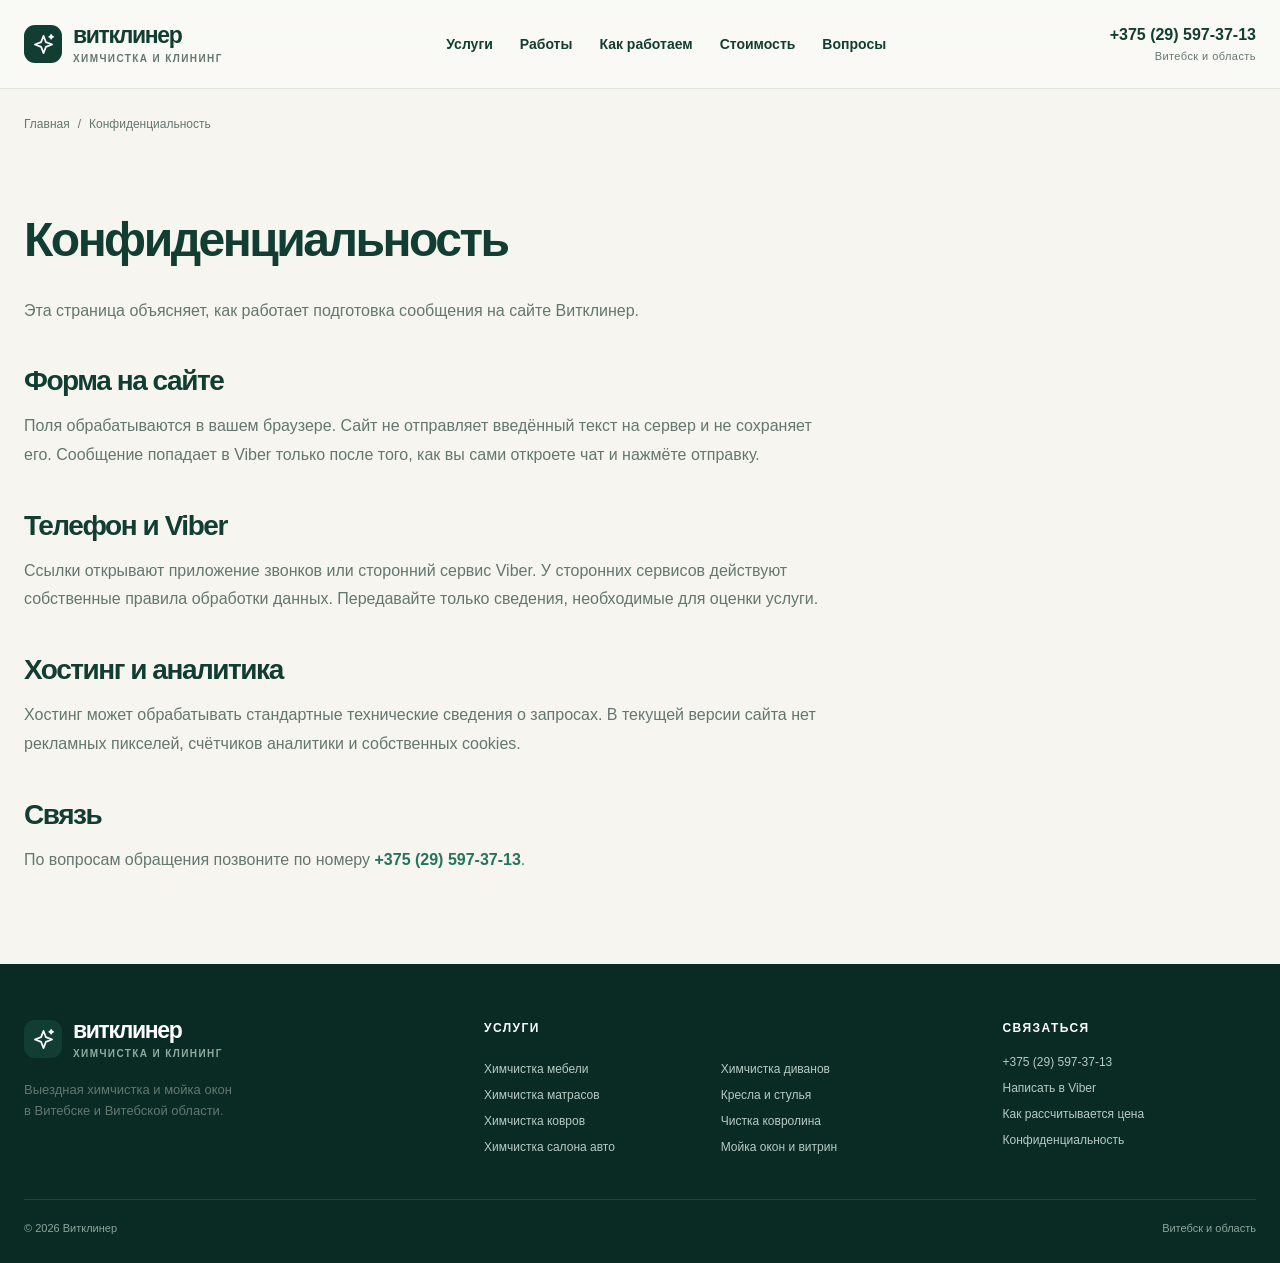
<file: privacy/index.html>
<!doctype html><html lang="ru"><head><meta charset="utf-8"><meta name="viewport" content="width=device-width,initial-scale=1"><title>Конфиденциальность — Витклинер</title><meta name="description" content="Как сайт Витклинер обрабатывает данные формы, подготавливает сообщение и открывает связь с компанией по телефону и через Viber."><meta name="robots" content="noindex,follow"><meta name="theme-color" content="#123d32"><meta name="color-scheme" content="light"><meta name="geo.region" content="BY-VI"><meta name="geo.placename" content="Витебск"><link rel="canonical" href="https://www.vitcleaner.by/privacy/"><meta property="og:type" content="website"><meta property="og:locale" content="ru_RU"><meta property="og:site_name" content="Витклинер"><meta property="og:title" content="Конфиденциальность — Витклинер"><meta property="og:description" content="Как сайт Витклинер обрабатывает данные формы, подготавливает сообщение и открывает связь с компанией по телефону и через Viber."><meta property="og:url" content="https://www.vitcleaner.by/privacy/"><meta property="og:image" content="https://www.vitcleaner.by/assets/og-cover.jpg"><meta property="og:image:width" content="1200"><meta property="og:image:height" content="630"><meta property="og:image:alt" content="Витклинер — химчистка и клининг в Витебске"><meta name="twitter:card" content="summary_large_image"><meta name="twitter:title" content="Конфиденциальность — Витклинер"><meta name="twitter:description" content="Как сайт Витклинер обрабатывает данные формы, подготавливает сообщение и открывает связь с компанией по телефону и через Viber."><meta name="twitter:image" content="https://www.vitcleaner.by/assets/og-cover.jpg"><link rel="icon" href="../assets/logo.svg" type="image/svg+xml"><link rel="apple-touch-icon" href="../assets/apple-touch-icon.png"><link rel="stylesheet" href="../assets/site.css?v=20261021c"><script src="../assets/site.js" defer></script><script type="application/ld+json">{"@context": "https://schema.org", "@graph": [{"@type": "LocalBusiness", "@id": "https://www.vitcleaner.by/#company", "name": "Витклинер", "alternateName": "VITCLEANER", "url": "https://www.vitcleaner.by/", "telephone": "+375295973713", "logo": "https://www.vitcleaner.by/assets/logo.svg", "image": "https://www.vitcleaner.by/assets/og-cover.jpg", "priceRange": "₽₽", "areaServed": [{"@type": "City", "name": "Витебск"}, {"@type": "AdministrativeArea", "name": "Витебская область"}], "contactPoint": {"@type": "ContactPoint", "telephone": "+375295973713", "contactType": "customer service", "availableLanguage": "ru", "areaServed": "BY"}, "hasOfferCatalog": {"@type": "OfferCatalog", "name": "Услуги Витклинер", "itemListElement": [{"@type": "Offer", "itemOffered": {"@type": "Service", "name": "Химчистка мебели", "url": "https://www.vitcleaner.by/himchistka-mebeli/"}}, {"@type": "Offer", "itemOffered": {"@type": "Service", "name": "Химчистка диванов", "url": "https://www.vitcleaner.by/himchistka-divanov/"}}, {"@type": "Offer", "itemOffered": {"@type": "Service", "name": "Химчистка матрасов", "url": "https://www.vitcleaner.by/himchistka-matrasov/"}}, {"@type": "Offer", "itemOffered": {"@type": "Service", "name": "Кресла и стулья", "url": "https://www.vitcleaner.by/himchistka-kresel-stulev/"}}, {"@type": "Offer", "itemOffered": {"@type": "Service", "name": "Кожаная мебель", "url": "https://www.vitcleaner.by/himchistka-kozhanoy-mebeli/"}}, {"@type": "Offer", "itemOffered": {"@type": "Service", "name": "Химчистка ковров", "url": "https://www.vitcleaner.by/himchistka-kovrov/"}}, {"@type": "Offer", "itemOffered": {"@type": "Service", "name": "Чистка ковролина", "url": "https://www.vitcleaner.by/chistka-kovrolina/"}}, {"@type": "Offer", "itemOffered": {"@type": "Service", "name": "Химчистка салона авто", "url": "https://www.vitcleaner.by/himchistka-avto/"}}, {"@type": "Offer", "itemOffered": {"@type": "Service", "name": "Мойка окон и витрин", "url": "https://www.vitcleaner.by/moika-okon/"}}, {"@type": "Offer", "itemOffered": {"@type": "Service", "name": "Окна после ремонта", "url": "https://www.vitcleaner.by/moika-okon-posle-remonta/"}}]}}, {"@type": "WebSite", "@id": "https://www.vitcleaner.by/#website", "url": "https://www.vitcleaner.by/", "name": "Витклинер", "inLanguage": "ru", "publisher": {"@id": "https://www.vitcleaner.by/#company"}}, {"@type": "WebPage", "@id": "https://www.vitcleaner.by/privacy/#page", "url": "https://www.vitcleaner.by/privacy/", "name": "Конфиденциальность — Витклинер", "description": "Как сайт Витклинер обрабатывает данные формы, подготавливает сообщение и открывает связь с компанией по телефону и через Viber.", "inLanguage": "ru", "isPartOf": {"@id": "https://www.vitcleaner.by/#website"}, "about": {"@id": "https://www.vitcleaner.by/#company"}, "dateModified": "2026-10-21"}, {"@type": "BreadcrumbList", "itemListElement": [{"@type": "ListItem", "position": 1, "name": "Главная", "item": "https://www.vitcleaner.by/"}, {"@type": "ListItem", "position": 2, "name": "Конфиденциальность — Витклинер", "item": "https://www.vitcleaner.by/privacy/"}]}]}</script><!-- Yandex.Metrika counter -->
<script type="text/javascript">
    (function(m,e,t,r,i,k,a){
        m[i]=m[i]||function(){(m[i].a=m[i].a||[]).push(arguments)};
        m[i].l=1*new Date();
        for (var j = 0; j < document.scripts.length; j++) {if (document.scripts[j].src === r) { return; }}
        k=e.createElement(t),a=e.getElementsByTagName(t)[0],k.async=1,k.src=r,a.parentNode.insertBefore(k,a)
    })(window, document,'script','https://mc.yandex.ru/metrika/tag.js?id=113723408', 'ym');

    ym(113723408, 'init', {ssr:true, webvisor:true, clickmap:true, ecommerce:"dataLayer", referrer: document.referrer, url: location.href, accurateTrackBounce:true, trackLinks:true});
</script>
<!-- /Yandex.Metrika counter --></head><body><!-- Yandex.Metrika counter -->
<noscript><div><img src="https://mc.yandex.ru/watch/113723408" style="position:absolute; left:-9999px;" alt="" /></div></noscript>
<!-- /Yandex.Metrika counter --><a class="skip" href="#main">Перейти к содержанию</a><header class="header"><div class="wrap header-inner"><a class="logo" href="../" aria-label="Витклинер — главная"><span class="logo-mark"><svg viewBox="0 0 24 24" aria-hidden="true"><path d="m12 3 2.5 6.5L21 12l-6.5 2.5L12 21l-2.5-6.5L3 12l6.5-2.5L12 3Z"/><path d="m20 2 .6 1.4L22 4l-1.4.6L20 6l-.6-1.4L18 4l1.4-.6Z"/></svg></span><span>витклинер<small>ХИМЧИСТКА И КЛИНИНГ</small></span></a><nav class="nav" aria-label="Основное меню"><a href="../#directions">Услуги</a><a href="../#portfolio">Работы</a><a href="../#process">Как работаем</a><a href="../#prices">Стоимость</a><a href="../#faq">Вопросы</a></nav><a class="header-phone" href="tel:+375295973713"><span>+375 (29) 597-37-13</span><small>Витебск и область</small></a><button class="menu-toggle" type="button" aria-label="Открыть меню" aria-expanded="false" aria-controls="mobile-nav"><svg viewBox="0 0 24 24" aria-hidden="true"><path d="M4 7h16M4 12h16M4 17h16"/></svg></button></div><nav class="mobile-nav" id="mobile-nav" aria-label="Мобильное меню" hidden><a href="../#directions">Услуги</a><a href="../#portfolio">Работы</a><a href="../#process">Как работаем</a><a href="../#prices">Стоимость</a><a href="../#faq">Вопросы</a><a href="https://viber.click/375295973713" rel="noopener">Написать в Viber</a></nav></header><main id="main"><div class="wrap"><nav class="breadcrumb" aria-label="Хлебные крошки"><a href="../">Главная</a><span>/</span><span>Конфиденциальность</span></nav><article class="plain-content privacy-content"><h1>Конфиденциальность</h1><p>Эта страница объясняет, как работает подготовка сообщения на сайте Витклинер.</p><h2>Форма на сайте</h2><p>Поля обрабатываются в вашем браузере. Сайт не отправляет введённый текст на сервер и не сохраняет его. Сообщение попадает в Viber только после того, как вы сами откроете чат и нажмёте отправку.</p><h2>Телефон и Viber</h2><p>Ссылки открывают приложение звонков или сторонний сервис Viber. У сторонних сервисов действуют собственные правила обработки данных. Передавайте только сведения, необходимые для оценки услуги.</p><h2>Хостинг и аналитика</h2><p>Хостинг может обрабатывать стандартные технические сведения о запросах. В текущей версии сайта нет рекламных пикселей, счётчиков аналитики и собственных cookies.</p><h2>Связь</h2><p>По вопросам обращения позвоните по номеру <a class="text-link" href="tel:+375295973713">+375 (29) 597-37-13</a>.</p></article></div></main><footer class="footer"><div class="wrap footer-grid"><div><a class="logo" href="../" aria-label="Витклинер — главная"><span class="logo-mark"><svg viewBox="0 0 24 24" aria-hidden="true"><path d="m12 3 2.5 6.5L21 12l-6.5 2.5L12 21l-2.5-6.5L3 12l6.5-2.5L12 3Z"/><path d="m20 2 .6 1.4L22 4l-1.4.6L20 6l-.6-1.4L18 4l1.4-.6Z"/></svg></span><span>витклинер<small>ХИМЧИСТКА И КЛИНИНГ</small></span></a><p>Выездная химчистка и мойка окон<br>в Витебске и Витебской области.</p></div><nav class="footer-services" aria-label="Услуги"><strong>Услуги</strong><a href="../himchistka-mebeli/">Химчистка мебели</a><a href="../himchistka-divanov/">Химчистка диванов</a><a href="../himchistka-matrasov/">Химчистка матрасов</a><a href="../himchistka-kresel-stulev/">Кресла и стулья</a><a href="../himchistka-kovrov/">Химчистка ковров</a><a href="../chistka-kovrolina/">Чистка ковролина</a><a href="../himchistka-avto/">Химчистка салона авто</a><a href="../moika-okon/">Мойка окон и витрин</a></nav><div class="footer-contact"><strong>Связаться</strong><a href="tel:+375295973713">+375 (29) 597-37-13</a><a href="https://viber.click/375295973713" rel="noopener">Написать в Viber</a><a href="../stoimost/">Как рассчитывается цена</a><a href="../privacy/">Конфиденциальность</a></div></div><div class="wrap footer-bottom"><span>© 2026 Витклинер</span><span>Витебск и область</span></div></footer><div class="mobile-bar" aria-label="Быстрая связь"><a class="btn btn-light" href="tel:+375295973713"><svg viewBox="0 0 24 24" aria-hidden="true"><path d="m6 3 4 4-2 3c2 3 3 4 6 6l3-2 4 4-2 3C11 22 2 13 3 5l3-2Z"/></svg>Позвонить</a><a class="btn btn-primary" href="../#contact">Оценка по фото<svg viewBox="0 0 24 24" aria-hidden="true"><path d="M4 12h15m-6-6 6 6-6 6"/></svg></a></div></body></html>
</file>
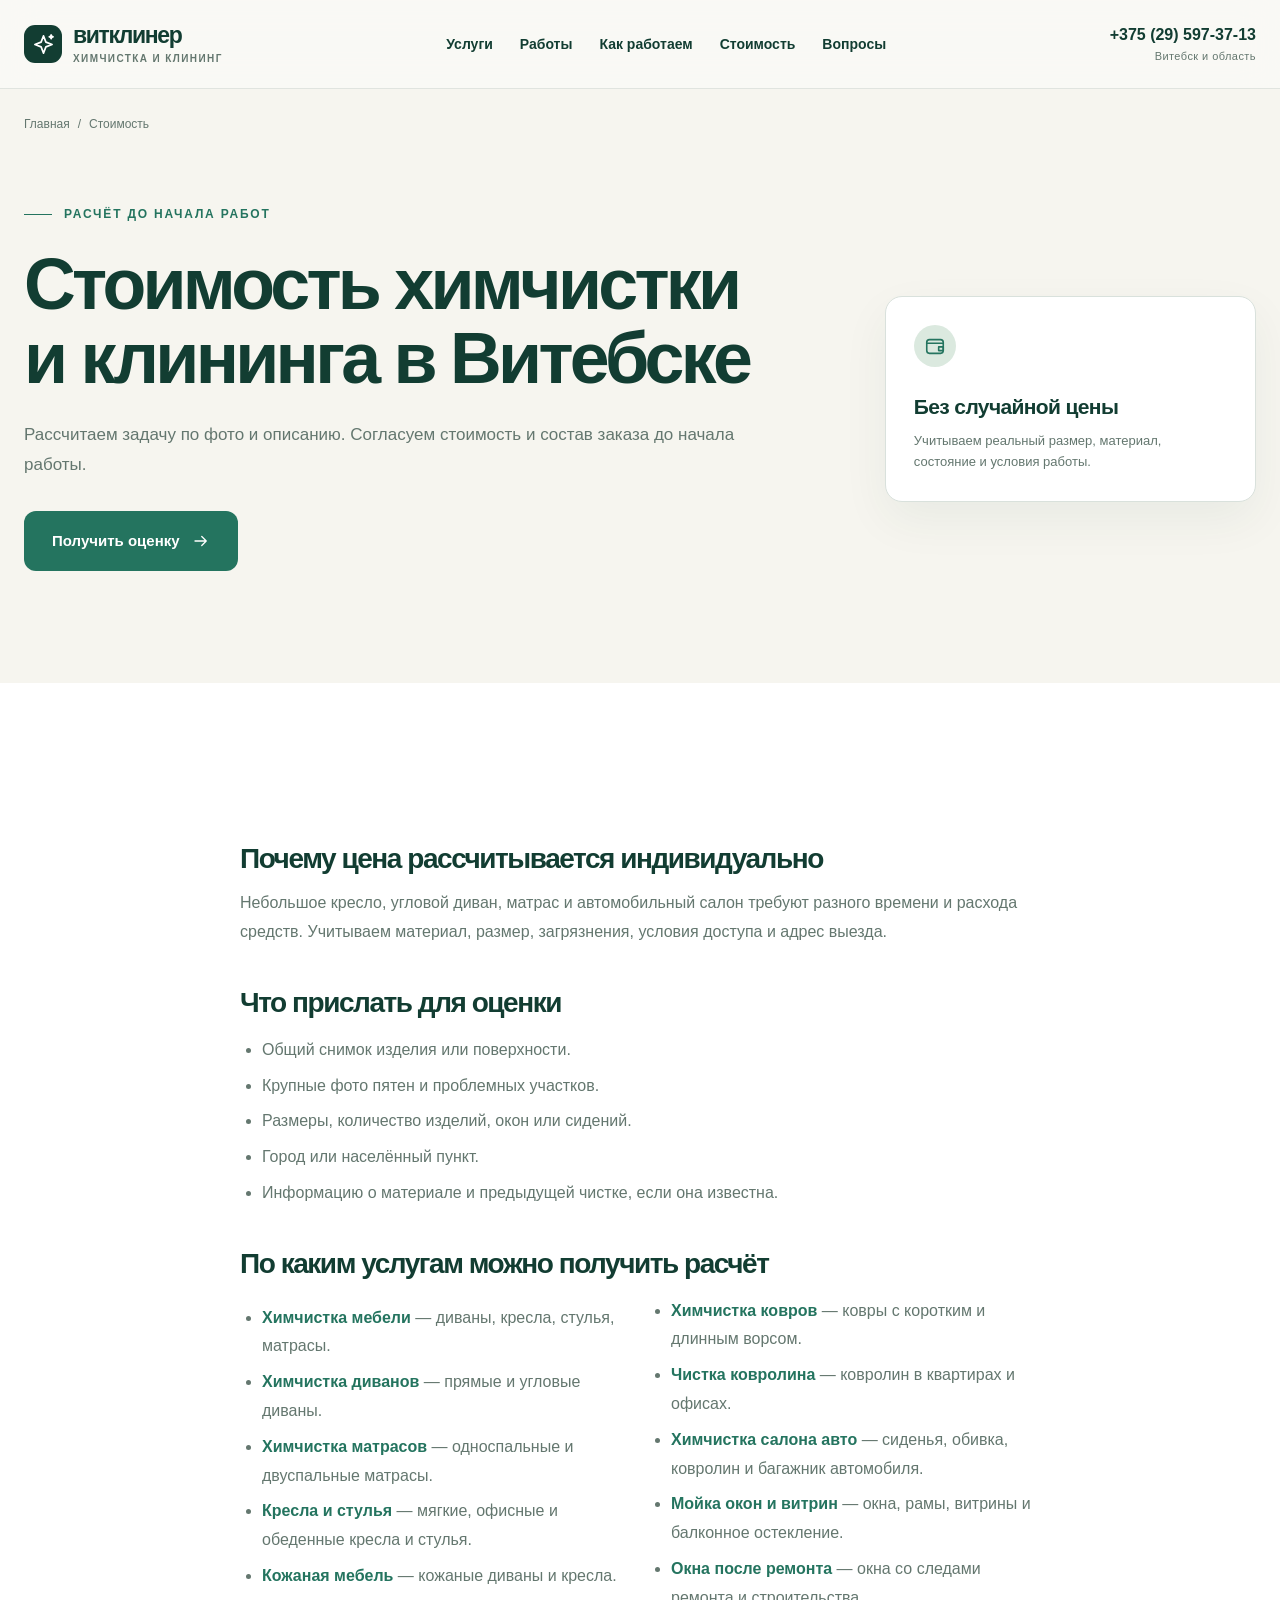
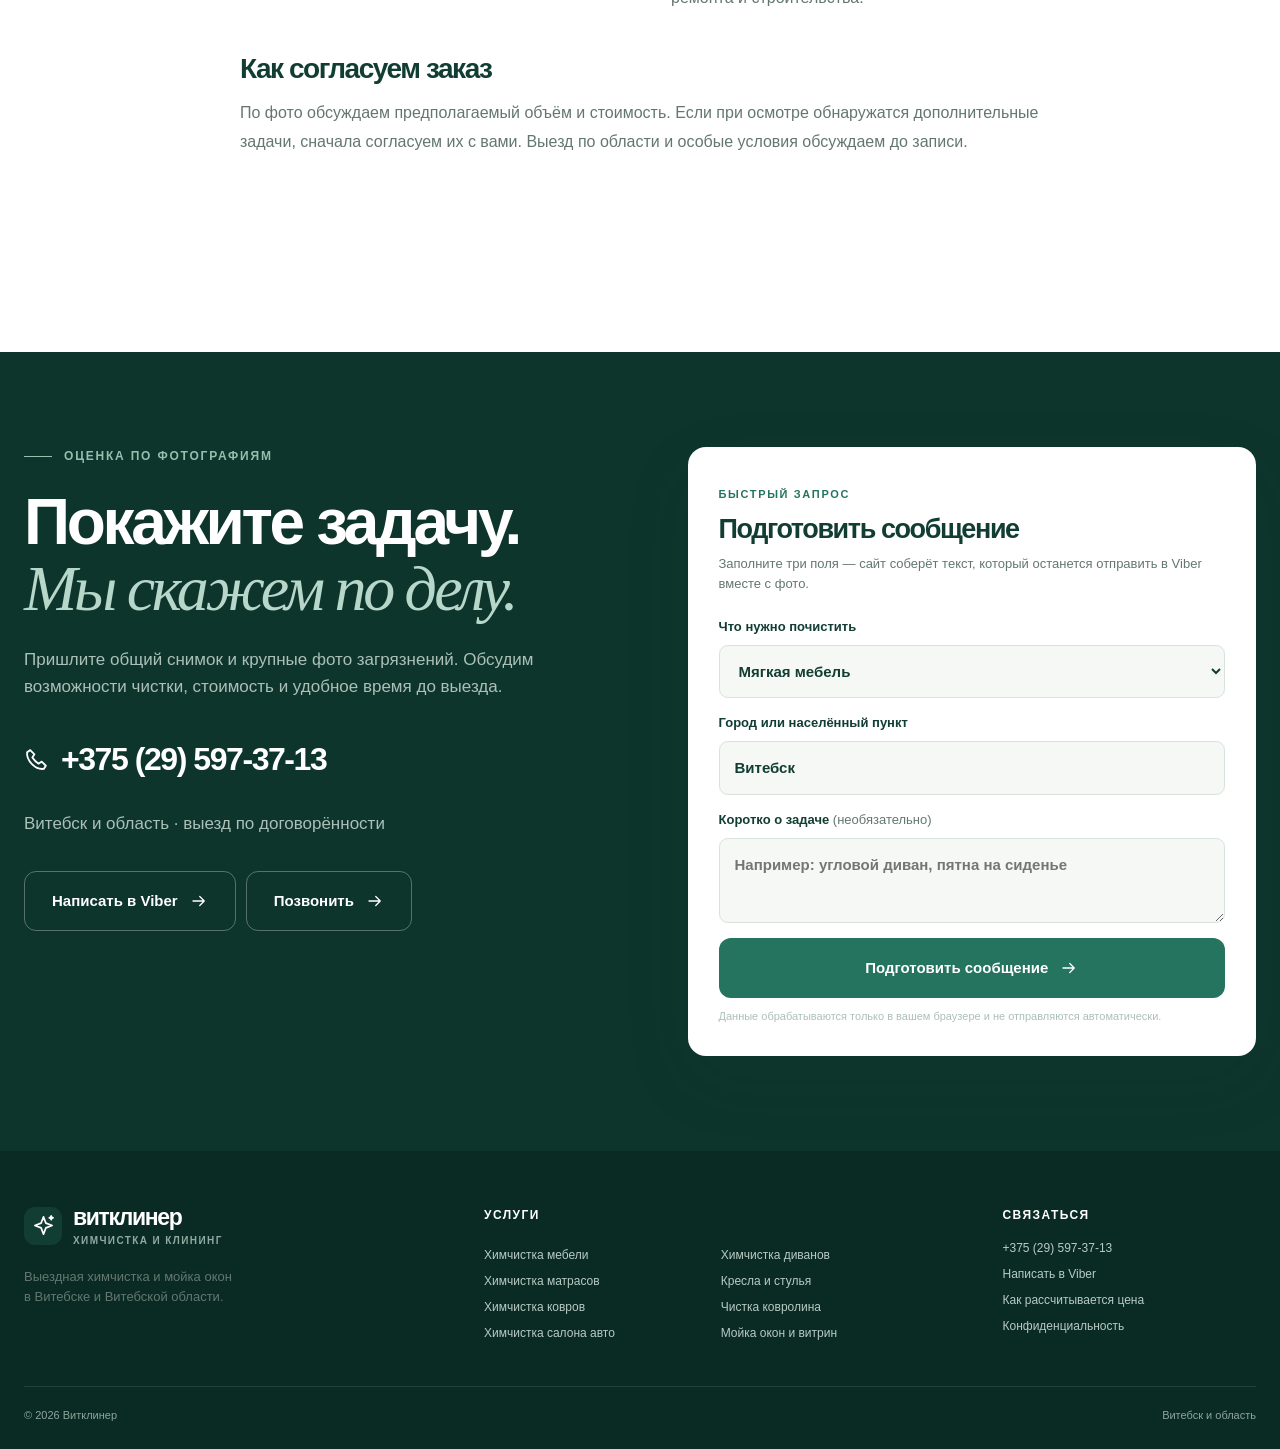
<file: stoimost/index.html>
<!doctype html><html lang="ru"><head><meta charset="utf-8"><meta name="viewport" content="width=device-width,initial-scale=1"><title>Стоимость химчистки мебели и клининга в Витебске — Витклинер</title><meta name="description" content="От чего зависит цена химчистки дивана, матраса, ковра, салона авто и мойки окон в Витебске. Оценка по фото до начала работ."><meta name="robots" content="index,follow,max-image-preview:large,max-snippet:-1,max-video-preview:-1"><meta name="theme-color" content="#123d32"><meta name="color-scheme" content="light"><meta name="geo.region" content="BY-VI"><meta name="geo.placename" content="Витебск"><link rel="canonical" href="https://www.vitcleaner.by/stoimost/"><meta property="og:type" content="website"><meta property="og:locale" content="ru_RU"><meta property="og:site_name" content="Витклинер"><meta property="og:title" content="Стоимость химчистки мебели и клининга в Витебске — Витклинер"><meta property="og:description" content="От чего зависит цена химчистки дивана, матраса, ковра, салона авто и мойки окон в Витебске. Оценка по фото до начала работ."><meta property="og:url" content="https://www.vitcleaner.by/stoimost/"><meta property="og:image" content="https://www.vitcleaner.by/assets/og-cover.jpg"><meta property="og:image:width" content="1200"><meta property="og:image:height" content="630"><meta property="og:image:alt" content="Витклинер — химчистка и клининг в Витебске"><meta name="twitter:card" content="summary_large_image"><meta name="twitter:title" content="Стоимость химчистки мебели и клининга в Витебске — Витклинер"><meta name="twitter:description" content="От чего зависит цена химчистки дивана, матраса, ковра, салона авто и мойки окон в Витебске. Оценка по фото до начала работ."><meta name="twitter:image" content="https://www.vitcleaner.by/assets/og-cover.jpg"><link rel="icon" href="../assets/logo.svg" type="image/svg+xml"><link rel="apple-touch-icon" href="../assets/apple-touch-icon.png"><link rel="stylesheet" href="../assets/site.css?v=20261021c"><script src="../assets/site.js" defer></script><script type="application/ld+json">{"@context": "https://schema.org", "@graph": [{"@type": "LocalBusiness", "@id": "https://www.vitcleaner.by/#company", "name": "Витклинер", "alternateName": "VITCLEANER", "url": "https://www.vitcleaner.by/", "telephone": "+375295973713", "logo": "https://www.vitcleaner.by/assets/logo.svg", "image": "https://www.vitcleaner.by/assets/og-cover.jpg", "priceRange": "₽₽", "areaServed": [{"@type": "City", "name": "Витебск"}, {"@type": "AdministrativeArea", "name": "Витебская область"}], "contactPoint": {"@type": "ContactPoint", "telephone": "+375295973713", "contactType": "customer service", "availableLanguage": "ru", "areaServed": "BY"}, "hasOfferCatalog": {"@type": "OfferCatalog", "name": "Услуги Витклинер", "itemListElement": [{"@type": "Offer", "itemOffered": {"@type": "Service", "name": "Химчистка мебели", "url": "https://www.vitcleaner.by/himchistka-mebeli/"}}, {"@type": "Offer", "itemOffered": {"@type": "Service", "name": "Химчистка диванов", "url": "https://www.vitcleaner.by/himchistka-divanov/"}}, {"@type": "Offer", "itemOffered": {"@type": "Service", "name": "Химчистка матрасов", "url": "https://www.vitcleaner.by/himchistka-matrasov/"}}, {"@type": "Offer", "itemOffered": {"@type": "Service", "name": "Кресла и стулья", "url": "https://www.vitcleaner.by/himchistka-kresel-stulev/"}}, {"@type": "Offer", "itemOffered": {"@type": "Service", "name": "Кожаная мебель", "url": "https://www.vitcleaner.by/himchistka-kozhanoy-mebeli/"}}, {"@type": "Offer", "itemOffered": {"@type": "Service", "name": "Химчистка ковров", "url": "https://www.vitcleaner.by/himchistka-kovrov/"}}, {"@type": "Offer", "itemOffered": {"@type": "Service", "name": "Чистка ковролина", "url": "https://www.vitcleaner.by/chistka-kovrolina/"}}, {"@type": "Offer", "itemOffered": {"@type": "Service", "name": "Химчистка салона авто", "url": "https://www.vitcleaner.by/himchistka-avto/"}}, {"@type": "Offer", "itemOffered": {"@type": "Service", "name": "Мойка окон и витрин", "url": "https://www.vitcleaner.by/moika-okon/"}}, {"@type": "Offer", "itemOffered": {"@type": "Service", "name": "Окна после ремонта", "url": "https://www.vitcleaner.by/moika-okon-posle-remonta/"}}]}}, {"@type": "WebSite", "@id": "https://www.vitcleaner.by/#website", "url": "https://www.vitcleaner.by/", "name": "Витклинер", "inLanguage": "ru", "publisher": {"@id": "https://www.vitcleaner.by/#company"}}, {"@type": "WebPage", "@id": "https://www.vitcleaner.by/stoimost/#page", "url": "https://www.vitcleaner.by/stoimost/", "name": "Стоимость химчистки мебели и клининга в Витебске — Витклинер", "description": "От чего зависит цена химчистки дивана, матраса, ковра, салона авто и мойки окон в Витебске. Оценка по фото до начала работ.", "inLanguage": "ru", "isPartOf": {"@id": "https://www.vitcleaner.by/#website"}, "about": {"@id": "https://www.vitcleaner.by/#company"}, "dateModified": "2026-10-21"}, {"@type": "BreadcrumbList", "itemListElement": [{"@type": "ListItem", "position": 1, "name": "Главная", "item": "https://www.vitcleaner.by/"}, {"@type": "ListItem", "position": 2, "name": "Стоимость химчистки мебели и клининга в Витебске — Витклинер", "item": "https://www.vitcleaner.by/stoimost/"}]}]}</script><!-- Yandex.Metrika counter -->
<script type="text/javascript">
    (function(m,e,t,r,i,k,a){
        m[i]=m[i]||function(){(m[i].a=m[i].a||[]).push(arguments)};
        m[i].l=1*new Date();
        for (var j = 0; j < document.scripts.length; j++) {if (document.scripts[j].src === r) { return; }}
        k=e.createElement(t),a=e.getElementsByTagName(t)[0],k.async=1,k.src=r,a.parentNode.insertBefore(k,a)
    })(window, document,'script','https://mc.yandex.ru/metrika/tag.js?id=113723408', 'ym');

    ym(113723408, 'init', {ssr:true, webvisor:true, clickmap:true, ecommerce:"dataLayer", referrer: document.referrer, url: location.href, accurateTrackBounce:true, trackLinks:true});
</script>
<!-- /Yandex.Metrika counter --></head><body><!-- Yandex.Metrika counter -->
<noscript><div><img src="https://mc.yandex.ru/watch/113723408" style="position:absolute; left:-9999px;" alt="" /></div></noscript>
<!-- /Yandex.Metrika counter --><a class="skip" href="#main">Перейти к содержанию</a><header class="header"><div class="wrap header-inner"><a class="logo" href="../" aria-label="Витклинер — главная"><span class="logo-mark"><svg viewBox="0 0 24 24" aria-hidden="true"><path d="m12 3 2.5 6.5L21 12l-6.5 2.5L12 21l-2.5-6.5L3 12l6.5-2.5L12 3Z"/><path d="m20 2 .6 1.4L22 4l-1.4.6L20 6l-.6-1.4L18 4l1.4-.6Z"/></svg></span><span>витклинер<small>ХИМЧИСТКА И КЛИНИНГ</small></span></a><nav class="nav" aria-label="Основное меню"><a href="../#directions">Услуги</a><a href="../#portfolio">Работы</a><a href="../#process">Как работаем</a><a href="../#prices">Стоимость</a><a href="../#faq">Вопросы</a></nav><a class="header-phone" href="tel:+375295973713"><span>+375 (29) 597-37-13</span><small>Витебск и область</small></a><button class="menu-toggle" type="button" aria-label="Открыть меню" aria-expanded="false" aria-controls="mobile-nav"><svg viewBox="0 0 24 24" aria-hidden="true"><path d="M4 7h16M4 12h16M4 17h16"/></svg></button></div><nav class="mobile-nav" id="mobile-nav" aria-label="Мобильное меню" hidden><a href="../#directions">Услуги</a><a href="../#portfolio">Работы</a><a href="../#process">Как работаем</a><a href="../#prices">Стоимость</a><a href="../#faq">Вопросы</a><a href="https://viber.click/375295973713" rel="noopener">Написать в Viber</a></nav></header><main id="main"><div class="wrap"><nav class="breadcrumb" aria-label="Хлебные крошки"><a href="../">Главная</a><span>/</span><span>Стоимость</span></nav><section class="page-hero"><div><span class="eyebrow">Расчёт до начала работ</span><h1>Стоимость химчистки и клининга в Витебске</h1><p>Рассчитаем задачу по фото и описанию. Согласуем стоимость и состав заказа до начала работы.</p><div class="hero-actions"><a class="btn btn-primary" href="#contact" >Получить оценку<svg viewBox="0 0 24 24" aria-hidden="true"><path d="M4 12h15m-6-6 6 6-6 6"/></svg></a></div></div><div class="page-proof"><span><svg viewBox="0 0 24 24" aria-hidden="true"><rect x="3" y="5" width="18" height="15" rx="3"/><path d="M3 9h18m-5 4h5v4h-5Z"/></svg></span><strong>Без случайной цены</strong><p>Учитываем реальный размер, материал, состояние и условия работы.</p></div></section></div><section class="section section-white"><article class="wrap plain-content"><h2>Почему цена рассчитывается индивидуально</h2><p>Небольшое кресло, угловой диван, матрас и автомобильный салон требуют разного времени и расхода средств. Учитываем материал, размер, загрязнения, условия доступа и адрес выезда.</p><h2>Что прислать для оценки</h2><ul><li>Общий снимок изделия или поверхности.</li><li>Крупные фото пятен и проблемных участков.</li><li>Размеры, количество изделий, окон или сидений.</li><li>Город или населённый пункт.</li><li>Информацию о материале и предыдущей чистке, если она известна.</li></ul><h2>По каким услугам можно получить расчёт</h2><ul class="service-list"><li><a class="text-link" href="../himchistka-mebeli/">Химчистка мебели</a> — диваны, кресла, стулья, матрасы.</li><li><a class="text-link" href="../himchistka-divanov/">Химчистка диванов</a> — прямые и угловые диваны.</li><li><a class="text-link" href="../himchistka-matrasov/">Химчистка матрасов</a> — односпальные и двуспальные матрасы.</li><li><a class="text-link" href="../himchistka-kresel-stulev/">Кресла и стулья</a> — мягкие, офисные и обеденные кресла и стулья.</li><li><a class="text-link" href="../himchistka-kozhanoy-mebeli/">Кожаная мебель</a> — кожаные диваны и кресла.</li><li><a class="text-link" href="../himchistka-kovrov/">Химчистка ковров</a> — ковры с коротким и длинным ворсом.</li><li><a class="text-link" href="../chistka-kovrolina/">Чистка ковролина</a> — ковролин в квартирах и офисах.</li><li><a class="text-link" href="../himchistka-avto/">Химчистка салона авто</a> — сиденья, обивка, ковролин и багажник автомобиля.</li><li><a class="text-link" href="../moika-okon/">Мойка окон и витрин</a> — окна, рамы, витрины и балконное остекление.</li><li><a class="text-link" href="../moika-okon-posle-remonta/">Окна после ремонта</a> — окна со следами ремонта и строительства.</li></ul><h2>Как согласуем заказ</h2><p>По фото обсуждаем предполагаемый объём и стоимость. Если при осмотре обнаружатся дополнительные задачи, сначала согласуем их с вами. Выезд по области и особые условия обсуждаем до записи.</p></article></section><section id="contact" class="contact-section"><div class="wrap contact-grid"><div class="contact-copy"><span class="eyebrow">Оценка по фотографиям</span><h2>Покажите задачу.<br><em>Мы скажем по делу.</em></h2><p>Пришлите общий снимок и крупные фото загрязнений. Обсудим возможности чистки, стоимость и удобное время до выезда.</p><a class="contact-phone" href="tel:+375295973713"><svg viewBox="0 0 24 24" aria-hidden="true"><path d="m6 3 4 4-2 3c2 3 3 4 6 6l3-2 4 4-2 3C11 22 2 13 3 5l3-2Z"/></svg>+375 (29) 597-37-13</a><p class="contact-subnote">Витебск и область · выезд по договорённости</p><div class="contact-direct"><a class="btn btn-outline" href="https://viber.click/375295973713" rel="noopener">Написать в Viber<svg viewBox="0 0 24 24" aria-hidden="true"><path d="M4 12h15m-6-6 6 6-6 6"/></svg></a><a class="btn btn-outline" href="tel:+375295973713" >Позвонить<svg viewBox="0 0 24 24" aria-hidden="true"><path d="M4 12h15m-6-6 6 6-6 6"/></svg></a></div></div><div class="contact-form"><span class="form-kicker">Быстрый запрос</span><h3>Подготовить сообщение</h3><p>Заполните три поля — сайт соберёт текст, который останется отправить в Viber вместе с фото.</p><form id="request-form"><label class="field" for="service">Что нужно почистить<select id="service" name="service"><option>Мягкая мебель</option><option>Диваны</option><option>Матрасы</option><option>Кресла и стулья</option><option>Кожаная мебель</option><option>Ковры</option><option>Ковролин</option><option>Салон автомобиля</option><option>Окна и витрины</option><option>Окна после ремонта</option><option>Несколько услуг / другое</option></select></label><label class="field" for="location">Город или населённый пункт<input id="location" name="location" value="Витебск" required maxlength="100" autocomplete="address-level2"></label><label class="field" for="details">Коротко о задаче <span>(необязательно)</span><textarea id="details" name="details" maxlength="1000" placeholder="Например: угловой диван, пятна на сиденье"></textarea></label><button class="btn btn-primary" type="submit">Подготовить сообщение<svg viewBox="0 0 24 24" aria-hidden="true"><path d="M4 12h15m-6-6 6 6-6 6"/></svg></button><p class="form-note">Данные обрабатываются только в вашем браузере и не отправляются автоматически.</p></form><div class="request-result" id="request-result" hidden aria-live="polite"><h4>Сообщение готово</h4><div class="request-preview" id="request-preview"></div><button class="btn copy-btn" id="copy-request" type="button">Скопировать текст</button><a class="btn btn-primary" href="https://viber.click/375295973713" rel="noopener">Открыть Viber<svg viewBox="0 0 24 24" aria-hidden="true"><path d="M4 12h15m-6-6 6 6-6 6"/></svg></a><p id="copy-status">Вставьте текст в чат и приложите фотографии.</p></div><noscript><p class="form-note">Включите JavaScript или сразу позвоните / напишите в Viber.</p></noscript></div></div></section></main><footer class="footer"><div class="wrap footer-grid"><div><a class="logo" href="../" aria-label="Витклинер — главная"><span class="logo-mark"><svg viewBox="0 0 24 24" aria-hidden="true"><path d="m12 3 2.5 6.5L21 12l-6.5 2.5L12 21l-2.5-6.5L3 12l6.5-2.5L12 3Z"/><path d="m20 2 .6 1.4L22 4l-1.4.6L20 6l-.6-1.4L18 4l1.4-.6Z"/></svg></span><span>витклинер<small>ХИМЧИСТКА И КЛИНИНГ</small></span></a><p>Выездная химчистка и мойка окон<br>в Витебске и Витебской области.</p></div><nav class="footer-services" aria-label="Услуги"><strong>Услуги</strong><a href="../himchistka-mebeli/">Химчистка мебели</a><a href="../himchistka-divanov/">Химчистка диванов</a><a href="../himchistka-matrasov/">Химчистка матрасов</a><a href="../himchistka-kresel-stulev/">Кресла и стулья</a><a href="../himchistka-kovrov/">Химчистка ковров</a><a href="../chistka-kovrolina/">Чистка ковролина</a><a href="../himchistka-avto/">Химчистка салона авто</a><a href="../moika-okon/">Мойка окон и витрин</a></nav><div class="footer-contact"><strong>Связаться</strong><a href="tel:+375295973713">+375 (29) 597-37-13</a><a href="https://viber.click/375295973713" rel="noopener">Написать в Viber</a><a href="../stoimost/">Как рассчитывается цена</a><a href="../privacy/">Конфиденциальность</a></div></div><div class="wrap footer-bottom"><span>© 2026 Витклинер</span><span>Витебск и область</span></div></footer><div class="mobile-bar" aria-label="Быстрая связь"><a class="btn btn-light" href="tel:+375295973713"><svg viewBox="0 0 24 24" aria-hidden="true"><path d="m6 3 4 4-2 3c2 3 3 4 6 6l3-2 4 4-2 3C11 22 2 13 3 5l3-2Z"/></svg>Позвонить</a><a class="btn btn-primary" href="../#contact">Оценка по фото<svg viewBox="0 0 24 24" aria-hidden="true"><path d="M4 12h15m-6-6 6 6-6 6"/></svg></a></div></body></html>
</file>
<file: assets/site.css>
:root{
  --ink:#123d32;
  --ink-2:#1d4a3e;
  --green:#24745f;
  --green-dark:#165844;
  --sage:#dbe9df;
  --mint:#edf4ef;
  --paper:#f6f5ef;
  --warm:#ece8dc;
  --white:#fff;
  --muted:#64776f;
  --line:#d9e1dc;
  --shadow:0 24px 70px rgba(18,61,50,.09);
}
*{box-sizing:border-box}
html{scroll-behavior:smooth;scroll-padding-top:92px}
body{margin:0;color:var(--ink);background:var(--paper);font:18px/1.6 Inter,-apple-system,BlinkMacSystemFont,"Segoe UI",Arial,sans-serif;-webkit-font-smoothing:antialiased}
button,input,select,textarea{font:inherit}
button,a,input,select,textarea{-webkit-tap-highlight-color:transparent}
a{color:inherit;text-decoration:none}
img{display:block;max-width:100%;height:auto}
button{cursor:pointer}
svg{width:22px;height:22px;fill:none;stroke:currentColor;stroke-width:1.75;stroke-linecap:round;stroke-linejoin:round;flex:0 0 auto}
h1,h2,h3,p{margin:0}
h1,h2,h3{line-height:1.03;letter-spacing:-.052em;text-wrap:balance}
h1{font-size:clamp(52px,6.4vw,94px);font-weight:640}
h2{font-size:clamp(43px,5vw,72px);font-weight:620}
h3{font-size:27px;font-weight:640}
em{font-family:Georgia,"Times New Roman",serif;font-weight:400;color:var(--green)}
p{color:var(--muted)}
:focus-visible{outline:3px solid #d29b3b;outline-offset:4px}
.wrap{width:min(1320px,calc(100% - 48px));margin-inline:auto}
.skip{position:fixed;top:-100px;left:16px;z-index:100;background:#fff;padding:12px 16px;border-radius:10px}
.skip:focus{top:16px}
.eyebrow{display:flex;align-items:center;gap:12px;margin-bottom:24px;color:var(--green);font-size:12px;font-weight:800;letter-spacing:.15em;text-transform:uppercase}
.eyebrow:before{content:"";width:28px;height:1px;background:currentColor}
.btn{display:inline-flex;align-items:center;justify-content:center;gap:12px;min-height:60px;padding:17px 27px;border:1px solid transparent;border-radius:12px;font-size:15px;font-weight:750;line-height:1.2;transition:transform .2s,background .2s,border-color .2s}
.btn:hover{transform:translateY(-2px)}
.btn svg{width:18px;height:18px}
.btn-primary{color:#fff;background:var(--green)}
.btn-primary:hover{background:var(--green-dark)}
.btn-light{background:#fff;border-color:var(--line)}
.btn-light:hover{background:var(--mint)}
.btn-outline{border-color:rgba(255,255,255,.3);color:#fff;background:transparent}
.btn-outline:hover{background:rgba(255,255,255,.1)}
.arrow-link,.text-link{color:var(--green);font-weight:700}
.arrow-link{display:inline-flex;align-items:center;gap:10px;font-size:15px}
.arrow-link:hover,.text-link:hover{text-decoration:underline}

.header{position:sticky;top:0;z-index:30;background:rgba(250,250,246,.9);border-bottom:1px solid rgba(18,61,50,.11);backdrop-filter:blur(18px)}
.header-inner{height:88px;display:flex;align-items:center;justify-content:space-between;gap:25px}
.logo{display:flex;align-items:center;gap:11px;line-height:1;font-size:23px;font-weight:800;letter-spacing:-.06em}
.logo-mark{display:grid;place-items:center;width:38px;height:38px;border-radius:11px;color:#fff;background:var(--ink)}
.logo-mark svg{width:23px;height:23px}
.logo small{display:block;margin-top:7px;color:var(--muted);font-size:10px;font-weight:650;letter-spacing:.14em}
.nav{display:flex;align-items:center;gap:27px;font-size:14px;font-weight:700}
.nav a{position:relative;padding:8px 0}
.nav a:after{content:"";position:absolute;left:0;right:100%;bottom:3px;height:1px;background:var(--green);transition:right .2s}
.nav a:hover:after{right:0}
.header-phone{text-align:right;white-space:nowrap}
.header-phone span{display:block;font-size:16px;font-weight:800}
.header-phone small{display:block;color:var(--muted);font-size:11px;letter-spacing:.04em}
.menu-toggle{display:none;align-items:center;justify-content:center;width:43px;height:43px;border:1px solid var(--line);border-radius:10px;background:#fff;color:var(--ink)}
.mobile-nav{display:none}

.hero{position:relative;isolation:isolate;min-height:700px;overflow:hidden;background:#e9e7de}
.hero-img{position:absolute;inset:0;z-index:-3;width:100%;height:100%;object-fit:cover;object-position:center}
.hero-shade{position:absolute;inset:0;z-index:-2;background:linear-gradient(90deg,rgba(242,242,235,.98) 0%,rgba(242,242,235,.91) 36%,rgba(242,242,235,.26) 66%,rgba(242,242,235,0) 83%)}
.hero-layout{min-height:700px;display:flex;align-items:center;justify-content:space-between;gap:70px;padding-block:72px 88px}
.hero-content{max-width:770px}
.location-pill{display:inline-flex;align-items:center;gap:8px;margin-bottom:27px;padding:9px 14px;border:1px solid rgba(18,61,50,.12);border-radius:100px;background:rgba(255,255,255,.58);font-size:12px;font-weight:750;letter-spacing:.03em}
.location-pill svg{width:14px;height:14px}
.hero h1{max-width:720px}
.hero-lead{max-width:620px;margin-top:26px;color:#466158;font-size:20px;line-height:1.58}
.hero-actions{display:flex;flex-wrap:wrap;gap:11px;margin:31px 0 22px}
.hero-note{display:flex;align-items:center;gap:9px;color:#4c665d;font-size:13px;font-weight:600}
.hero-note svg{width:17px;height:17px;color:var(--green)}
.hero-card{align-self:flex-end;width:320px;margin-bottom:4px;padding:29px;border:1px solid rgba(255,255,255,.75);border-radius:21px;background:rgba(255,255,255,.82);box-shadow:0 20px 55px rgba(21,57,47,.11);backdrop-filter:blur(16px)}
.hero-card>span{font-size:11px;font-weight:800;letter-spacing:.15em;text-transform:uppercase;color:var(--green)}
.hero-card strong{display:block;margin:15px 0 13px;font-size:28px;line-height:1.13;letter-spacing:-.045em}
.hero-card p{font-size:13px;line-height:1.65}
.hero-card a{display:flex;align-items:center;justify-content:space-between;margin-top:22px;padding-top:17px;border-top:1px solid var(--line);font-size:13px;font-weight:800}
.hero-card svg{width:17px;height:17px}

.trust-strip{display:grid;grid-template-columns:repeat(4,1fr);gap:20px;padding:27px 0;border-bottom:1px solid var(--line)}
.trust-item{display:flex;align-items:center;gap:13px}
.trust-item svg{width:22px;height:22px;color:var(--green)}
.trust-item strong{display:block;font-size:14px;line-height:1.35}
.trust-item span{display:block;margin-top:3px;color:var(--muted);font-size:12px;line-height:1.4}

.section{padding:105px 0}
.section-white{background:#fff}
.section-head{display:flex;align-items:flex-end;justify-content:space-between;gap:50px;margin-bottom:48px}
.section-head>p{max-width:460px;font-size:16px;line-height:1.7}
.directions-section{background:var(--paper)}
.directions-grid{display:grid;grid-template-columns:1fr 1fr;border-top:1px solid var(--line);border-left:1px solid var(--line)}
.direction-row{display:grid;grid-template-columns:42px 1fr 25px;align-items:center;gap:20px;min-height:112px;padding:22px 26px;border-right:1px solid var(--line);border-bottom:1px solid var(--line);background:rgba(255,255,255,.55);transition:background .2s,color .2s}
.direction-row:hover{background:var(--ink);color:#fff}
.direction-row:hover small,.direction-row:hover .direction-num{color:#bad1c7}
.direction-num{align-self:start;padding-top:5px;color:#8ca097;font-size:12px;font-weight:750;font-variant-numeric:tabular-nums}
.direction-row strong{display:block;font-size:24px;line-height:1.2;letter-spacing:-.035em}
.direction-row small{display:block;margin-top:7px;color:var(--muted);font-size:13px}
.direction-row>svg{justify-self:end;width:19px;height:19px}
.directions-note{display:grid;grid-template-columns:45px 1fr auto;align-items:center;gap:20px;margin-top:18px;padding:20px 25px;border-radius:14px;background:var(--sage)}
.directions-note>span{display:grid;place-items:center;width:42px;height:42px;border-radius:50%;background:#fff;color:var(--green)}
.directions-note p{font-size:14px}
.directions-note strong{color:var(--ink)}

.portfolio-section{background:var(--ink);color:#fff}
.portfolio-section .eyebrow{color:#9bc6b5}
.portfolio-section h2 em{color:#b6d4c7}
.portfolio-section .section-head>p{color:#adc2b9}
.work-grid{display:grid;grid-template-columns:1fr 1fr;gap:22px}
.work-card{overflow:hidden;border:1px solid rgba(255,255,255,.14);border-radius:18px;background:#1a483d}
.work-images{display:grid;grid-template-columns:1fr 1fr;gap:2px;background:var(--ink)}
.work-image{position:relative;overflow:hidden;aspect-ratio:1.14/1;margin:0;padding:0;border:0;background:#dfe5df}
.work-image img{width:100%;height:100%;object-fit:cover;transition:transform .45s ease}
.work-image:hover img{transform:scale(1.035)}
.image-label{position:absolute;top:13px;left:13px;padding:6px 11px;border-radius:100px;background:rgba(255,255,255,.91);color:var(--ink);font-size:11px;font-weight:800;letter-spacing:.08em;text-transform:uppercase}
.image-label.after{background:var(--green);color:#fff}
.work-footer{display:flex;align-items:center;justify-content:space-between;gap:18px;padding:18px 21px}
.work-footer>div{display:flex;align-items:center;gap:13px}
.work-index{color:#8db4a5;font-size:11px;font-weight:800}
.work-footer h3{font-size:19px;letter-spacing:-.02em}
.work-tag{padding:6px 10px;border:1px solid rgba(255,255,255,.17);border-radius:100px;color:#b4cbc1;font-size:11px;white-space:nowrap}
.gallery-footnote{max-width:850px;margin-top:22px;color:#9cb4aa;font-size:12px;line-height:1.65}
.image-dialog{width:min(980px,95vw);max-height:92vh;padding:17px;border:0;border-radius:19px;background:#f2f4ef;color:var(--ink)}
.image-dialog::backdrop{background:rgba(5,25,20,.86)}
.dialog-close{position:absolute;right:10px;top:10px;z-index:2;display:grid;place-items:center;width:43px;height:43px;padding:0;border:1px solid var(--line);border-radius:50%;background:#fff;font-size:24px}
.image-dialog img{width:100%;max-height:78vh;object-fit:contain;border-radius:11px}
.dialog-caption{margin-top:10px;text-align:center;font-size:11px}

.process-layout{display:grid;grid-template-columns:.92fr 1.08fr;gap:90px;align-items:center}
.process-photo{position:relative;overflow:hidden;height:610px;border-radius:22px;background:var(--sage)}
.process-photo>img{width:100%;height:100%;object-fit:cover}
.photo-caption{position:absolute;left:18px;right:18px;bottom:18px;display:flex;align-items:center;gap:15px;padding:17px 19px;border:1px solid rgba(255,255,255,.8);border-radius:13px;background:rgba(255,255,255,.9);backdrop-filter:blur(12px)}
.photo-caption>span{display:grid;place-items:center;width:34px;height:34px;border-radius:50%;background:var(--ink);color:#fff;font-size:9px;font-weight:800}
.photo-caption strong{display:block;font-size:15px}
.photo-caption p{margin-top:2px;font-size:12px}
.process-copy>p{max-width:620px;margin:23px 0 35px;font-size:16px;line-height:1.75}
.steps{display:grid;grid-template-columns:1fr 1fr;gap:28px 24px}
.step{display:flex;gap:14px}
.step-num{display:grid;place-items:center;width:37px;height:37px;flex:0 0 auto;border-radius:50%;background:var(--sage);color:var(--green);font-size:9px;font-weight:800}
.step h3{margin-top:1px;font-size:18px;letter-spacing:-.02em}
.step p{margin-top:7px;font-size:13px;line-height:1.55}

.price-section{background:var(--warm)}
.price-panel{display:grid;grid-template-columns:1fr 1fr;gap:90px;padding:57px;border:1px solid rgba(18,61,50,.11);border-radius:21px;background:rgba(255,255,255,.67)}
.price-panel>div:first-child>p{max-width:520px;margin:22px 0 28px;font-size:16px}
.price-more{display:inline-flex;align-items:center;gap:8px;margin-left:18px;color:var(--green);font-size:13px;font-weight:750}
.price-more svg{width:16px;height:16px}
.price-row{display:flex;align-items:flex-start;gap:18px;padding:22px 0;border-bottom:1px solid rgba(18,61,50,.12)}
.price-row:first-child{padding-top:3px}
.price-row:last-child{border:0}
.price-row>svg{width:23px;height:23px;color:var(--green)}
.price-row strong{display:block;font-size:17px}
.price-row p{margin-top:4px;font-size:13px}

.faq-grid{display:grid;grid-template-columns:.8fr 1.2fr;gap:100px}
.faq-copy p{max-width:380px;margin-top:22px;font-size:15px}
.faq-list details{border-bottom:1px solid var(--line)}
.faq-list summary{display:flex;align-items:center;justify-content:space-between;gap:20px;padding:24px 0;list-style:none;cursor:pointer;font-size:17px;font-weight:720;line-height:1.45}
.faq-list summary::-webkit-details-marker{display:none}
.faq-list summary:after{content:"+";color:var(--green);font-size:25px;font-weight:300}
.faq-list details[open] summary:after{content:"−"}
.faq-list details p{max-width:720px;padding:0 45px 24px 0;font-size:14px;line-height:1.7}

.contact-section{padding:95px 0;background:#0e352c;color:#fff}
.contact-grid{display:grid;grid-template-columns:1fr 1fr;gap:95px;align-items:start}
.contact-section .eyebrow{color:#94c0ae}
.contact-section h2 em{color:#b7d7ca}
.contact-section p{color:#abc0b7}
.contact-copy>p{max-width:540px;margin:24px 0 34px;font-size:17px}
.contact-phone{display:inline-flex;align-items:center;gap:12px;font-size:clamp(24px,2.5vw,34px);font-weight:680;letter-spacing:-.045em}
.contact-phone svg{width:25px;height:25px}
.contact-subnote{margin:7px 0 25px;font-size:12px}
.contact-direct{display:flex;flex-wrap:wrap;gap:10px}
.contact-form{padding:31px;border-radius:18px;background:#fff;color:var(--ink);box-shadow:var(--shadow)}
.form-kicker{color:var(--green);font-size:11px;font-weight:800;letter-spacing:.15em;text-transform:uppercase}
.contact-form h3{margin-top:9px;font-size:27px}
.contact-form>p{margin:10px 0 22px;color:var(--muted);font-size:13px}
.field{display:block;margin-bottom:15px;font-size:13px;font-weight:700}
.field span{font-weight:500;color:var(--muted)}
.field input,.field select,.field textarea{display:block;width:100%;min-height:53px;margin-top:7px;padding:14px 15px;border:1px solid #d8e2dc;border-radius:9px;background:#f6f8f5;color:var(--ink);font-size:15px;outline:none;transition:border-color .2s,box-shadow .2s}
.field input:focus,.field select:focus,.field textarea:focus{border-color:var(--green);box-shadow:0 0 0 3px rgba(36,116,95,.1)}
.field textarea{min-height:85px;resize:vertical}
.contact-form .btn{width:100%}
.form-note{margin-top:10px!important;font-size:11px!important;line-height:1.55}
.request-result{margin-top:19px;padding:16px;border-radius:11px;background:var(--mint)}
.request-result[hidden]{display:none}
.request-result h4{font-size:16px}
.request-preview{margin-top:10px;padding:12px;border-radius:8px;background:#fff;white-space:pre-wrap;word-break:break-word;font-size:13px;user-select:text}
.request-result .btn{margin-top:10px}
.request-result .copy-btn{border-color:var(--green);background:#fff;color:var(--green)}
.request-result p{margin-top:10px;font-size:12px}

.footer{padding:55px 0 25px;background:#092b24;color:#b9cac3}
.footer-grid{display:grid;grid-template-columns:1fr 1.15fr .65fr;gap:70px}
.footer .logo{color:#fff}
.footer .logo small{color:#90aaa0}
.footer-grid>div:first-child p{margin-top:21px;font-size:13px}
.footer strong{display:block;margin-bottom:14px;color:#fff;font-size:12px;letter-spacing:.12em;text-transform:uppercase}
.footer-services{display:grid;grid-template-columns:1fr 1fr;gap:7px 25px}
.footer-services strong{grid-column:1/-1}
.footer-services a,.footer-contact a{font-size:12px;transition:color .2s}
.footer-services a:hover,.footer-contact a:hover{color:#fff}
.footer-contact{display:flex;flex-direction:column;align-items:flex-start;gap:7px}
.footer-contact strong{margin-bottom:7px}
.footer-bottom{display:flex;justify-content:space-between;gap:20px;margin-top:42px;padding-top:20px;border-top:1px solid rgba(255,255,255,.1);font-size:11px;color:#8fa59b}
.mobile-bar{display:none}

.breadcrumb{display:flex;flex-wrap:wrap;gap:8px;padding:26px 0;color:var(--muted);font-size:12px}
.breadcrumb a:hover{text-decoration:underline}
.page-hero{display:grid;grid-template-columns:1.35fr .65fr;gap:90px;align-items:center;padding:45px 0 90px}
.page-hero h1{font-size:clamp(48px,5.6vw,78px)}
.page-hero>div:first-child>p{max-width:780px;margin-top:24px;font-size:17px;line-height:1.75}
.page-proof{padding:28px;border:1px solid var(--line);border-radius:17px;background:#fff;box-shadow:0 18px 48px rgba(18,61,50,.06)}
.page-proof>span{display:grid;place-items:center;width:42px;height:42px;margin-bottom:23px;border-radius:50%;background:var(--sage);color:var(--green)}
.page-proof strong{display:block;font-size:21px;letter-spacing:-.03em}
.page-proof p{margin-top:8px;font-size:13px}
.article-grid{display:grid;grid-template-columns:1.55fr .65fr;gap:100px;align-items:start}
.article-content section{padding:34px 0;border-bottom:1px solid var(--line)}
.article-content section:first-child{padding-top:0}
.article-content h2{font-size:34px;letter-spacing:-.04em}
.article-content p{margin-top:17px;font-size:16px;line-height:1.8}
.aside-box{position:sticky;top:110px;padding:28px;border:1px solid var(--line);border-radius:17px;background:var(--paper)}
.aside-box nav a{display:flex;align-items:center;justify-content:space-between;gap:15px;padding:13px 0;border-bottom:1px solid var(--line);font-size:13px;font-weight:650}
.aside-box nav svg{width:15px;height:15px}
.aside-box .btn{width:100%;margin-top:19px}
.service-faq{background:var(--paper)}
.plain-content{max-width:800px;padding:15px 0 90px}
.plain-content h1{margin:25px 0 32px;font-size:48px}
.plain-content h2{margin:42px 0 16px;font-size:28px}
.plain-content p,.plain-content li{font-size:16px;line-height:1.8}
.plain-content ul{padding-left:22px;color:var(--muted)}
.plain-content li{margin:7px 0}
.service-list{columns:2;column-gap:40px}
.privacy-content{padding-top:30px}
.error-page{min-height:65vh;padding:120px 0}
.error-page p{margin:23px 0;max-width:480px}

@media (max-width:1100px){
  .nav{gap:15px}.header-inner{gap:15px}.hero-card{display:none}.hero-content{max-width:650px}.hero-layout{justify-content:flex-start}
  .process-layout{gap:50px}.contact-grid,.page-hero,.article-grid{gap:50px}.faq-grid{gap:55px}.footer-grid{gap:40px}
}
@media (max-width:850px){
  .wrap{width:calc(100% - 40px)}.header-inner{height:76px}.nav{display:none}.menu-toggle{display:flex}.header-phone{margin-left:auto}.header-phone small{display:none}
  .mobile-nav{display:grid;gap:2px;padding:10px 20px 19px;border-top:1px solid var(--line);background:#fafaf6}.mobile-nav[hidden]{display:none}.mobile-nav a{padding:12px;border-radius:8px;font-size:15px}.mobile-nav a:hover{background:var(--mint)}
  .hero,.hero-layout{min-height:640px}.hero-layout{padding-block:60px 80px}.hero-shade{background:linear-gradient(90deg,rgba(242,242,235,.97),rgba(242,242,235,.73) 65%,rgba(242,242,235,.16))}
  .trust-strip{grid-template-columns:1fr 1fr}.section{padding:78px 0}.section-head{gap:30px}.directions-grid{grid-template-columns:1fr}.work-grid{gap:16px}
  .process-layout{grid-template-columns:1fr;gap:40px}.process-photo{height:460px;order:2}.process-copy{max-width:720px}.price-panel{gap:45px;padding:38px}
  .contact-grid{grid-template-columns:1fr}.contact-copy>p{max-width:620px}.contact-form{max-width:680px}.footer-grid{grid-template-columns:1fr 1fr}.footer-grid>div:first-child{grid-column:1/-1}
  .page-hero{grid-template-columns:1fr;gap:30px;padding:30px 0 65px}.page-proof{max-width:560px}.article-grid{grid-template-columns:1fr}.aside-box{position:static}.aside-box nav{display:grid;grid-template-columns:1fr 1fr;gap:0 25px}
}
@media (max-width:600px){
  html{scroll-padding-top:80px}.wrap{width:calc(100% - 30px)}.header-inner{height:72px;gap:10px}.logo{font-size:20px}.logo-mark{width:37px;height:37px}.logo small{font-size:8px;margin-top:6px}.header-phone span{font-size:12px}.menu-toggle{width:42px;height:42px}
  .hero{min-height:720px}.hero-layout{min-height:720px;align-items:flex-start;padding:42px 0 275px}.hero-img{height:57%;top:auto;bottom:0;object-position:68% center}.hero-shade{background:linear-gradient(180deg,#f2f2eb 0%,#f2f2eb 43%,rgba(242,242,235,.91) 56%,rgba(242,242,235,.05) 83%)}
  .location-pill{margin-bottom:21px;padding:8px 12px;font-size:11px}.hero h1{font-size:clamp(46px,13vw,62px)}.hero-lead{margin-top:20px;font-size:16px;line-height:1.55}.hero-actions{margin:25px 0 19px;gap:9px}.hero-actions .btn{padding:14px 18px;min-height:54px;font-size:14px}.hero-note{align-items:flex-start;font-size:11px}
  .trust-strip{gap:22px 12px;padding:26px 0}.trust-item{align-items:flex-start;gap:10px}.trust-item svg{width:20px;height:20px}.trust-item strong{font-size:12px}.trust-item span{font-size:10px}
  .section{padding:68px 0}.section-head{display:block;margin-bottom:32px}.section-head>p{margin-top:18px;font-size:14px}.eyebrow{margin-bottom:17px;font-size:10px}h2{font-size:41px}
  .direction-row{grid-template-columns:32px 1fr 20px;min-height:102px;padding:20px 16px;gap:12px}.direction-num{font-size:11px}.direction-row strong{font-size:20px}.direction-row small{font-size:12px}.directions-note{grid-template-columns:40px 1fr;padding:18px;gap:14px}.directions-note>span{width:39px;height:39px}.directions-note p{font-size:12px}.directions-note .arrow-link{grid-column:2;font-size:13px}
  .work-grid{grid-template-columns:1fr}.work-images{gap:1px}.work-image{aspect-ratio:1.05/1}.work-footer{padding:17px}.work-footer h3{font-size:17px}.work-tag{font-size:10px}.image-label{top:10px;left:10px;font-size:10px}.gallery-footnote{font-size:11px}
  .process-photo{height:410px}.photo-caption{left:12px;right:12px;bottom:12px;padding:14px}.process-copy>p{font-size:14px}.steps{grid-template-columns:1fr;gap:22px}.step h3{font-size:17px}.step p{font-size:12px}
  .price-panel{grid-template-columns:1fr;gap:34px;padding:27px}.price-panel>div:first-child>p{font-size:14px}.price-more{display:flex;margin:16px 0 0;font-size:13px}.price-row{padding:20px 0}.price-row strong{font-size:16px}.price-row p{font-size:12px}
  .faq-grid{grid-template-columns:1fr;gap:27px}.faq-copy p{font-size:13px}.faq-list summary{padding:21px 0;font-size:15px}.faq-list details p{font-size:13px}
  .contact-section{padding:68px 0}.contact-copy>p{font-size:14px}.contact-phone{font-size:27px}.contact-form{padding:25px 20px}.contact-form h3{font-size:25px}.contact-form>p,.field{font-size:13px}
  .footer{padding-bottom:88px}.footer-grid{grid-template-columns:1fr}.footer-grid>div:first-child{grid-column:auto}.footer-services{grid-template-columns:1fr 1fr}.footer-bottom{display:block}.footer-bottom span{display:block;margin-top:7px}
  .mobile-bar{display:grid;grid-template-columns:1fr 1.35fr;gap:8px;position:fixed;left:0;right:0;bottom:0;z-index:25;padding:9px 14px calc(9px + env(safe-area-inset-bottom));border-top:1px solid var(--line);background:rgba(255,255,255,.93);backdrop-filter:blur(16px)}.mobile-bar .btn{min-height:52px;padding:12px;font-size:13px}.mobile-bar svg{width:17px;height:17px}
  .breadcrumb{padding:21px 0;font-size:11px}.page-hero{padding:20px 0 54px}.page-hero h1{font-size:44px}.page-hero>div:first-child>p{font-size:15px}.page-proof{padding:23px}.page-proof strong{font-size:19px}.page-proof p{font-size:12px}.article-content section{padding:29px 0}.article-content h2{font-size:29px}.article-content p{font-size:14px}.aside-box{padding:23px}.aside-box nav{grid-template-columns:1fr}.aside-box nav a{font-size:13px}.service-list{columns:1}.plain-content h1{font-size:42px}.plain-content h2{font-size:29px}.plain-content p,.plain-content li{font-size:14px}.error-page{padding:85px 0}
}
@media (max-width:370px){.header-inner .logo small{display:none}.header-phone{display:none}.hero-actions .btn{font-size:14px}.footer-services{grid-template-columns:1fr}}
@media (prefers-reduced-motion:reduce){html{scroll-behavior:auto}*,*:before,*:after{animation:none!important;transition:none!important}.btn:hover{transform:none}}
</file>
